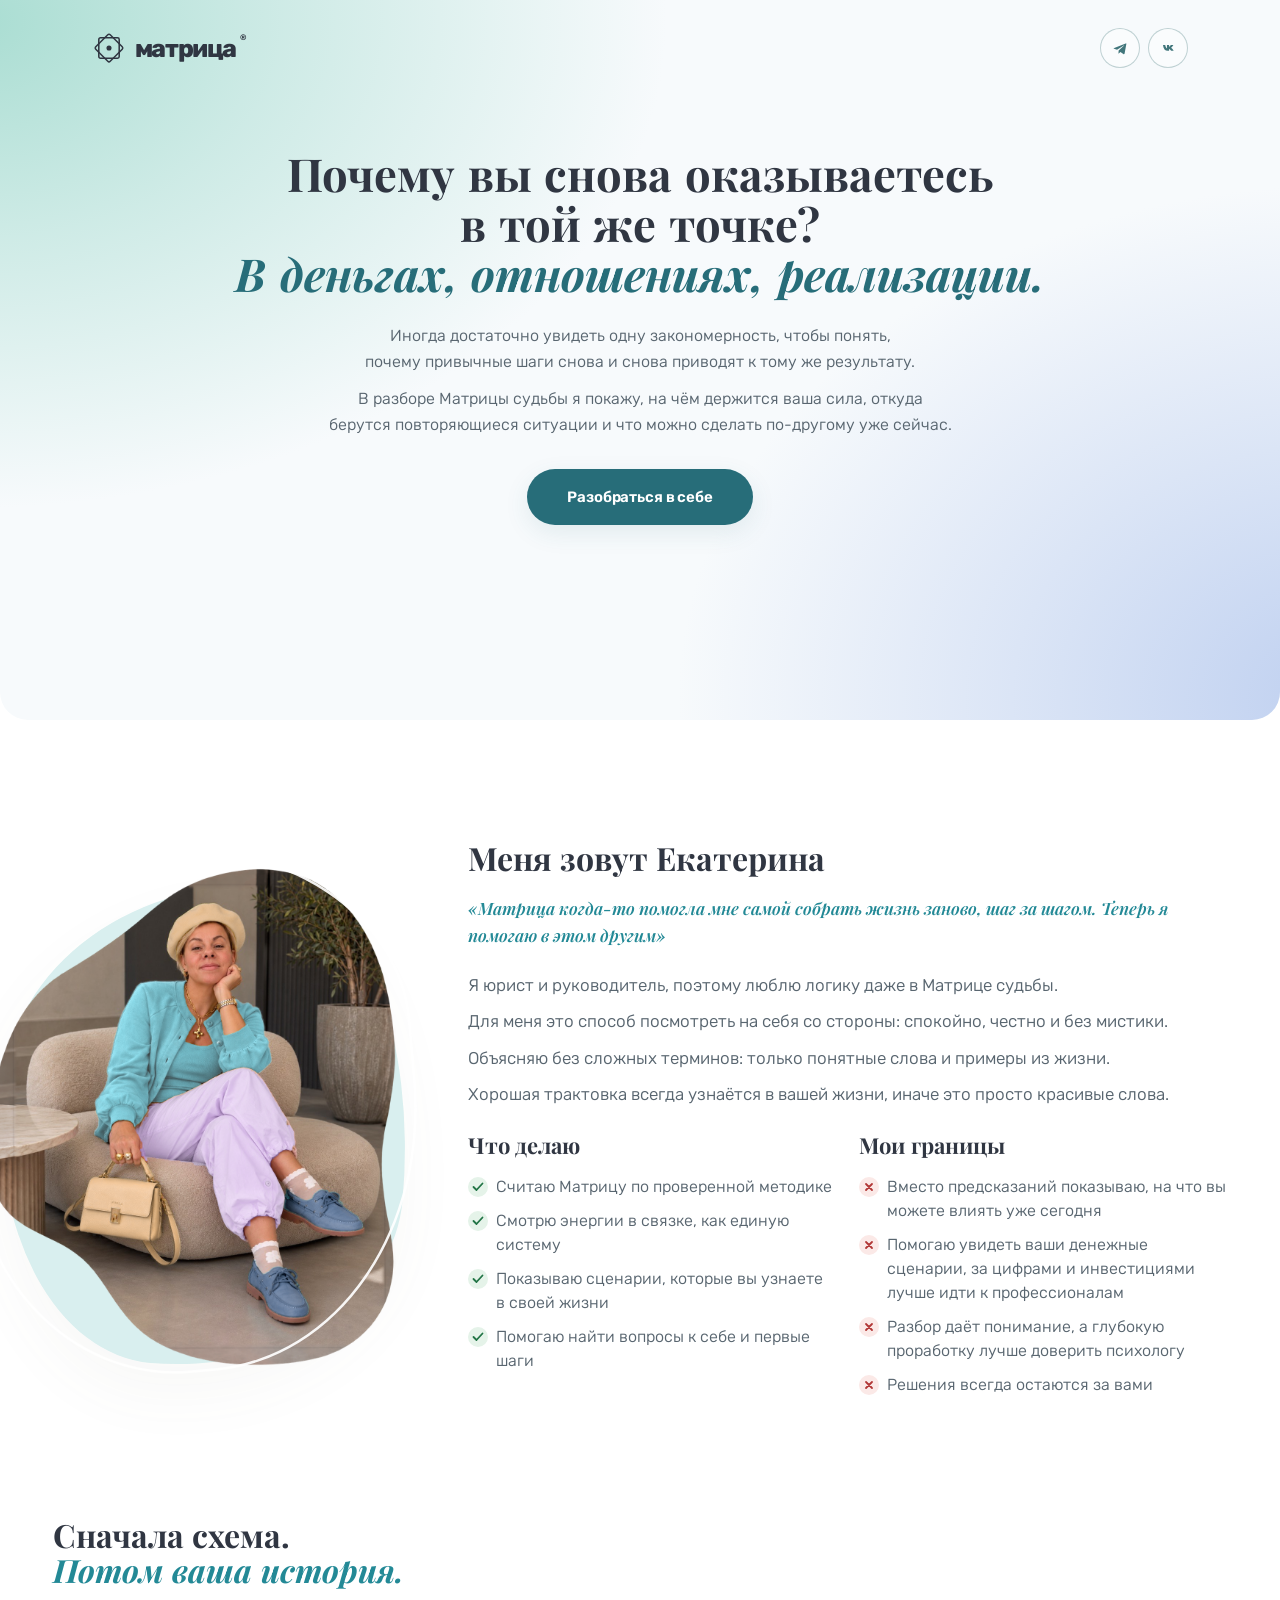
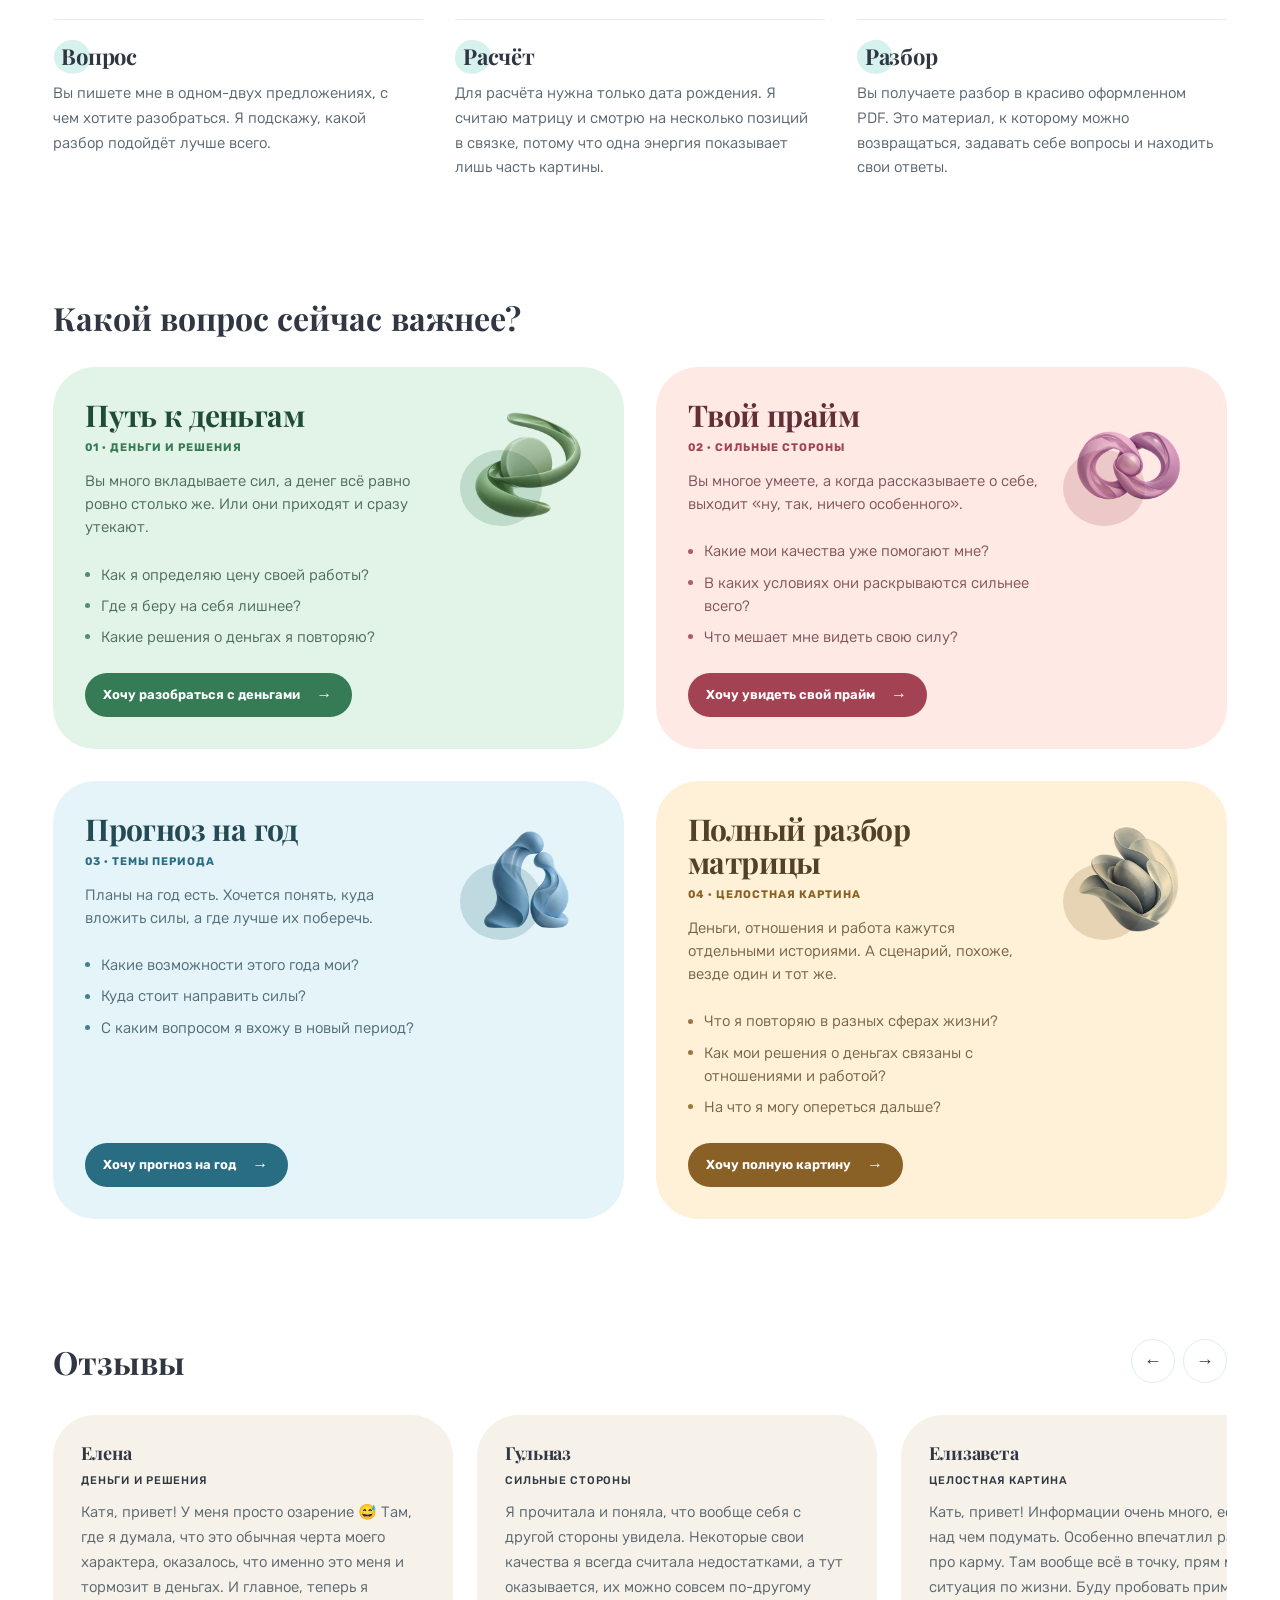
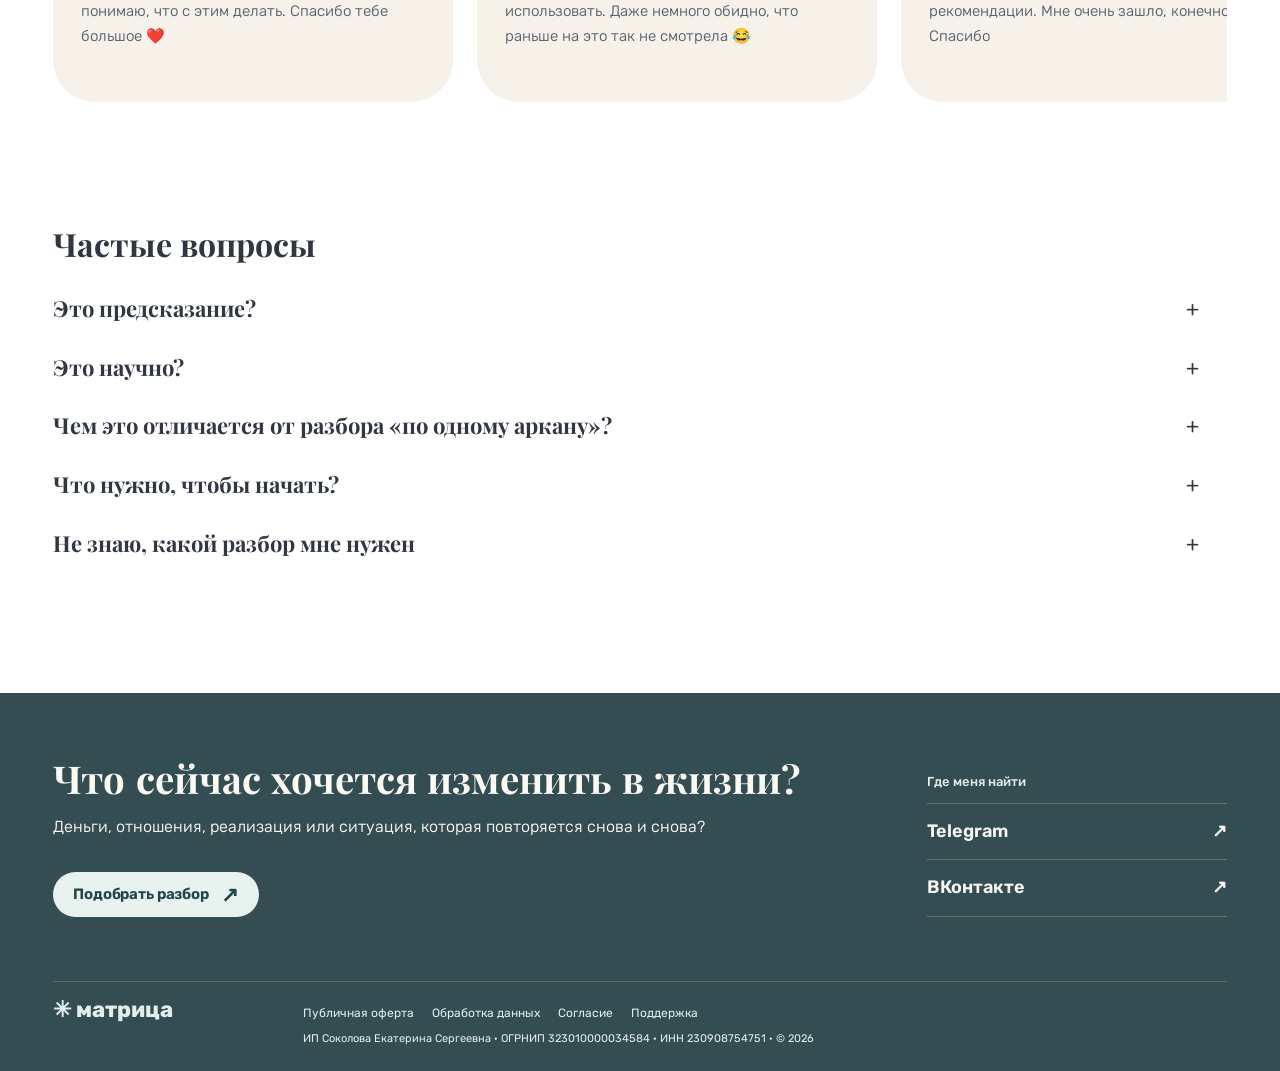
<file: index.html>
<!DOCTYPE html><html lang="ru"><head><meta charSet="utf-8"/><link rel="preconnect" href="/" crossorigin=""/><meta name="viewport" content="width=device-width, initial-scale=1"/><title>Матрица — разборы и самонаблюдение</title><meta name="description" content="Судьбу не предскажу. Помогу понять себя через символы Матрицы и ваш опыт."/><link rel="canonical" href="https://sokolovamatrix.ru"/><meta property="og:title" content="Матрица — разборы и самонаблюдение"/><meta property="og:description" content="Судьбу не предскажу. Помогу понять себя через символы Матрицы и ваш опыт."/><meta property="og:url" content="https://sokolovamatrix.ru"/><meta property="og:image" content="https://sokolovamatrix.ru/assets/images/social-preview-concepts/thumbnail-03-manifesto.png"/><meta property="og:image:width" content="1200"/><meta property="og:image:height" content="630"/><meta property="og:image:alt" content="Матрица — разборы и самонаблюдение"/><meta name="twitter:card" content="summary_large_image"/><meta name="twitter:title" content="Матрица — разборы и самонаблюдение"/><meta name="twitter:description" content="Судьбу не предскажу. Помогу понять себя через символы Матрицы и ваш опыт."/><meta name="twitter:image" content="https://sokolovamatrix.ru/assets/images/social-preview-concepts/thumbnail-03-manifesto.png"/><meta name="next-size-adjust" content=""/><style>@font-face{font-family:PT Sans;font-style:normal;font-display:swap;font-weight:400;src:url(/assets/media/pt-sans-cyrillic-ext-400-normal.1zlr82fl5i7bc.woff2)format("woff2"),url(/assets/media/pt-sans-cyrillic-ext-400-normal.1y4fx-t817rj5.woff)format("woff");unicode-range:U+460-52F,U+1C80-1C8A,U+20B4,U+2DE0-2DFF,U+A640-A69F,U+FE2E-FE2F}@font-face{font-family:PT Sans;font-style:normal;font-display:swap;font-weight:400;src:url(/assets/media/pt-sans-cyrillic-400-normal.1gsdfrk2yk36b.woff2)format("woff2"),url(/assets/media/pt-sans-cyrillic-400-normal.2upb8_drytfqv.woff)format("woff");unicode-range:U+301,U+400-45F,U+490-491,U+4B0-4B1,U+2116}@font-face{font-family:PT Sans;font-style:normal;font-display:swap;font-weight:400;src:url(/assets/media/pt-sans-latin-ext-400-normal.1mazzu38w_8ep.woff2)format("woff2"),url(/assets/media/pt-sans-latin-ext-400-normal.1ta2qg401k-qk.woff)format("woff");unicode-range:U+100-2BA,U+2BD-2C5,U+2C7-2CC,U+2CE-2D7,U+2DD-2FF,U+304,U+308,U+329,U+1D00-1DBF,U+1E00-1E9F,U+1EF2-1EFF,U+2020,U+20A0-20AB,U+20AD-20C0,U+2113,U+2C60-2C7F,U+A720-A7FF}@font-face{font-family:PT Sans;font-style:normal;font-display:swap;font-weight:400;src:url(/assets/media/pt-sans-latin-400-normal.1nai_doyx563a.woff2)format("woff2"),url(/assets/media/pt-sans-latin-400-normal.2oneomc3k9jqz.woff)format("woff");unicode-range:U+??,U+131,U+152-153,U+2BB-2BC,U+2C6,U+2DA,U+2DC,U+304,U+308,U+329,U+2000-206F,U+20AC,U+2122,U+2191,U+2193,U+2212,U+2215,U+FEFF,U+FFFD}
@font-face{font-family:PT Sans;font-style:normal;font-display:swap;font-weight:700;src:url(/assets/media/pt-sans-cyrillic-ext-700-normal.1w_lfgqi8s10c.woff2)format("woff2"),url(/assets/media/pt-sans-cyrillic-ext-700-normal.0ife_4rj9-1cq.woff)format("woff");unicode-range:U+460-52F,U+1C80-1C8A,U+20B4,U+2DE0-2DFF,U+A640-A69F,U+FE2E-FE2F}@font-face{font-family:PT Sans;font-style:normal;font-display:swap;font-weight:700;src:url(/assets/media/pt-sans-cyrillic-700-normal.2dzmplkjtrg20.woff2)format("woff2"),url(/assets/media/pt-sans-cyrillic-700-normal.1u52_d4bb2em8.woff)format("woff");unicode-range:U+301,U+400-45F,U+490-491,U+4B0-4B1,U+2116}@font-face{font-family:PT Sans;font-style:normal;font-display:swap;font-weight:700;src:url(/assets/media/pt-sans-latin-ext-700-normal.1ff9lor3s3rr9.woff2)format("woff2"),url(/assets/media/pt-sans-latin-ext-700-normal.0g2yvf3rdor_0.woff)format("woff");unicode-range:U+100-2BA,U+2BD-2C5,U+2C7-2CC,U+2CE-2D7,U+2DD-2FF,U+304,U+308,U+329,U+1D00-1DBF,U+1E00-1E9F,U+1EF2-1EFF,U+2020,U+20A0-20AB,U+20AD-20C0,U+2113,U+2C60-2C7F,U+A720-A7FF}@font-face{font-family:PT Sans;font-style:normal;font-display:swap;font-weight:700;src:url(/assets/media/pt-sans-latin-700-normal.1_if48btusm0r.woff2)format("woff2"),url(/assets/media/pt-sans-latin-700-normal.3uvu7xvi771ny.woff)format("woff");unicode-range:U+??,U+131,U+152-153,U+2BB-2BC,U+2C6,U+2DA,U+2DC,U+304,U+308,U+329,U+2000-206F,U+20AC,U+2122,U+2191,U+2193,U+2212,U+2215,U+FEFF,U+FFFD}
@font-face{font-family:PT Serif;font-style:normal;font-display:swap;font-weight:400;src:url(/assets/media/pt-serif-cyrillic-ext-400-normal.2e27cakzd5o3f.woff2)format("woff2"),url(/assets/media/pt-serif-cyrillic-ext-400-normal.38w4bd-g0_4l8.woff)format("woff");unicode-range:U+460-52F,U+1C80-1C8A,U+20B4,U+2DE0-2DFF,U+A640-A69F,U+FE2E-FE2F}@font-face{font-family:PT Serif;font-style:normal;font-display:swap;font-weight:400;src:url(/assets/media/pt-serif-cyrillic-400-normal.396vxl0ow71he.woff2)format("woff2"),url(/assets/media/pt-serif-cyrillic-400-normal.0li_hfvbq_fca.woff)format("woff");unicode-range:U+301,U+400-45F,U+490-491,U+4B0-4B1,U+2116}@font-face{font-family:PT Serif;font-style:normal;font-display:swap;font-weight:400;src:url(/assets/media/pt-serif-latin-ext-400-normal.04-4-wl0kdlvh.woff2)format("woff2"),url(/assets/media/pt-serif-latin-ext-400-normal.02pqfbvakbzou.woff)format("woff");unicode-range:U+100-2BA,U+2BD-2C5,U+2C7-2CC,U+2CE-2D7,U+2DD-2FF,U+304,U+308,U+329,U+1D00-1DBF,U+1E00-1E9F,U+1EF2-1EFF,U+2020,U+20A0-20AB,U+20AD-20C0,U+2113,U+2C60-2C7F,U+A720-A7FF}@font-face{font-family:PT Serif;font-style:normal;font-display:swap;font-weight:400;src:url(/assets/media/pt-serif-latin-400-normal.3nh0_xsfoo-vn.woff2)format("woff2"),url(/assets/media/pt-serif-latin-400-normal.3m9nxqzaietxy.woff)format("woff");unicode-range:U+??,U+131,U+152-153,U+2BB-2BC,U+2C6,U+2DA,U+2DC,U+304,U+308,U+329,U+2000-206F,U+20AC,U+2122,U+2191,U+2193,U+2212,U+2215,U+FEFF,U+FFFD}
:root{--bg:#f6f4ec;--paper:#fffefa;--olive:#4d5e3e;--ink:#292d27;--muted:#71776d;--line:#e4e6db;--line-strong:#cbd0c0;--focus:#a47d3f}
*{box-sizing:border-box}html{scroll-behavior:smooth}body{background:var(--bg);color:var(--ink);margin:0;font-family:PT Sans,Arial,sans-serif;font-size:16px}button,input{font:inherit}button{cursor:pointer}button:disabled{cursor:not-allowed;opacity:.55}a{color:inherit}:focus-visible{outline:3px solid var(--focus);outline-offset:3px}.shell{flex-direction:column;max-width:1440px;min-height:100vh;margin:auto;padding:0 58px;display:flex}.site-header{border-bottom:1px solid var(--line);justify-content:space-between;align-items:center;height:96px;display:flex}.brand{letter-spacing:-.05em;align-items:center;gap:12px;font-size:19px;font-weight:700;display:flex}.brand-mark{color:var(--olive);font-size:31px;font-weight:400}.header-note,.eyebrow,.aside-kicker,.section-number,.card-footer,.footer{letter-spacing:.18em;font-size:10px;font-weight:700}.header-note,.aside-kicker,.section-number,.card-footer,.footer{color:var(--muted)}.layout{flex:1;grid-template-columns:minmax(0,1fr) minmax(500px,580px);align-items:center;gap:52px;padding:50px 0 70px;display:grid}.aside{min-height:680px;padding:46px 0;position:relative}.aside h2{letter-spacing:-.045em;margin:28px 0;font:500 clamp(42px,4.3vw,68px)/1.14 PT Serif,Georgia,serif}.aside h2 em,.stage h1 em,.policy h1 em{color:var(--olive);font-weight:500}.aside p{color:var(--muted);font-size:15px;position:absolute;bottom:25px;left:0}.orbit{opacity:.83;place-items:center;width:350px;height:350px;margin:45px auto 0;display:grid}.orbit-ring{border:1px solid var(--line-strong);border-radius:50%;width:255px;height:255px;position:relative;transform:rotate(22.5deg)}.orbit-ring:before,.orbit-ring:after{content:"";border:1px solid var(--line-strong);position:absolute;inset:0;transform:rotate(45deg)}.orbit-ring:after{transform:rotate(90deg)}.orbit-ring i{background:var(--olive);z-index:1;border-radius:50%;width:8px;height:8px;position:absolute}.orbit-ring i:first-child{top:-4px;left:50%}.orbit-ring i:nth-child(2){top:13%;right:13%}.orbit-ring i:nth-child(3){top:50%;right:-4px}.orbit-ring i:nth-child(4){bottom:13%;right:13%}.orbit-ring i:nth-child(5){bottom:-4px;left:50%}.orbit-ring i:nth-child(6){bottom:13%;left:13%}.orbit-ring i:nth-child(7){top:50%;left:-4px}.orbit-ring i:nth-child(8){top:13%;left:13%}.orbit-ring b{color:var(--olive);font:400 44px Georgia;position:absolute;top:50%;left:50%;transform:translate(-50%,-50%)rotate(-22.5deg)}.flow-card{background:var(--paper);border:1px solid var(--line);border-radius:24px;flex-direction:column;min-height:680px;padding:32px 48px 22px;display:flex;box-shadow:0 18px 60px #292d200f}.card-top{justify-content:space-between;align-items:center;gap:20px;min-height:25px;display:flex}.eyebrow{color:var(--olive)}.top-dot{padding:0 8px}.step-label{color:var(--muted);white-space:nowrap;font-size:12px}.progress-track{background:var(--line);height:2px;margin:18px 0 -18px}.progress-track>div{background:var(--olive);height:100%;transition:width .3s}.stage{flex-direction:column;flex:1;align-items:flex-start;padding-top:76px;animation:.36s both rise;display:flex}.section-number{margin-bottom:22px}.stage h1{letter-spacing:-.045em;margin:0 0 23px;font:500 clamp(39px,4vw,55px)/1.17 PT Serif,Georgia,serif}.stage h1.question-title{max-width:450px;font-size:clamp(36px,3.3vw,48px)}.lead{color:var(--muted);max-width:410px;margin:0 0 32px;line-height:1.58}.field-label,.date-grid label{margin:0 0 10px;font-size:13px;font-weight:700;display:block}.stage>input,.date-grid input{border:1px solid var(--line-strong);width:100%;height:60px;color:var(--ink);background:#fff;border-radius:11px;outline:none;padding:0 17px;font-size:17px}.stage>input:focus,.date-grid input:focus{border-color:var(--olive);box-shadow:0 0 0 3px #4b5b3b1f}.stage>input::placeholder,.date-grid input::placeholder{color:#a5a89c}.primary{background:var(--olive);color:#fff;border:0;border-radius:12px;justify-content:space-between;align-items:center;width:100%;min-height:60px;margin-top:20px;padding:0 22px;font-weight:700;transition:background .2s,transform .2s;display:flex}.primary:hover:not(:disabled){background:#37452e;transform:translateY(-1px)}.primary span{font-size:24px;font-weight:400}.hint{color:var(--muted);margin:18px 0;font-size:12px}.back{min-height:48px;color:var(--olive);background:0 0;border:0;padding:14px 0;font-weight:700}.date-grid{grid-template-columns:1fr 1fr 1.4fr;gap:12px;width:100%;display:grid}.date-grid input{padding:0 14px}.date-display{color:var(--olive);letter-spacing:-.04em;padding:16px 0 25px;font:500 clamp(42px,5vw,60px) PT Serif,Georgia,serif}.options{gap:10px;width:100%;margin-bottom:6px;display:grid}.option{text-align:left;border:1px solid var(--line);background:#fff;border-radius:12px;align-items:center;gap:18px;width:100%;min-height:65px;padding:13px 18px;transition:border-color .2s,background .2s,transform .2s;display:flex}.option:hover:not(:disabled){border-color:var(--olive);transform:translateY(-1px)}.option.selected{border-color:var(--olive);background:#f2f4eb}.option-index{color:var(--olive);font-size:11px;font-weight:700}.radio-dot{border:1px solid var(--line-strong);border-radius:50%;flex:0 0 18px;width:18px;height:18px;margin-left:auto}.selected .radio-dot{border:5px solid var(--olive)}.summary-list{width:100%}.summary-item{border-top:1px solid var(--line);justify-content:space-between;gap:16px;padding:16px 0;display:flex}.summary-item div{gap:5px;display:grid}.summary-item span{color:var(--muted);font-size:12px}.summary-item strong{font-size:15px}.summary-item button{color:var(--olive);background:0 0;border:none;align-self:center;min-height:36px;font-size:12px;font-weight:700}.loading-stage{text-align:center;justify-content:center;align-items:center;padding-top:30px}.loading-stage .lead{margin:0 0 10px}.loading-symbol{color:var(--olive);margin-bottom:45px;font-size:110px;line-height:1;animation:5s linear infinite spin}.consent{color:var(--muted);cursor:pointer;gap:12px;margin-top:20px;font-size:13px;line-height:1.5;display:flex}.consent input{width:20px;height:20px;accent-color:var(--olive);flex:0 0 20px;margin:0}.consent a{color:var(--olive);font-weight:700}.success-symbol{width:70px;height:70px;color:var(--olive);background:#e8eddf;border-radius:50%;place-items:center;margin-bottom:28px;font-size:32px;display:grid}.help-box{background:#f3f4ed;border-radius:14px;width:100%;margin-top:10px;padding:22px}.help-box strong{font:500 23px PT Serif,Georgia,serif}.help-box p{color:var(--muted);margin:6px 0 15px}.help-box a{color:var(--olive);font-size:14px;font-weight:700;text-decoration:none}.error{color:#8b3027;background:#fff0ec;border-radius:10px;width:100%;padding:13px 15px;font-size:13px;line-height:1.4}.card-footer{border-top:1px solid var(--line);justify-content:space-between;margin-top:28px;padding-top:21px;display:flex}.card-footer span:last-child{color:var(--olive);font-size:17px}.footer{border-top:1px solid var(--line);letter-spacing:.04em;justify-content:space-between;align-items:center;min-height:70px;display:flex}.footer a{text-decoration:none}.policy{max-width:760px;margin:0 auto;padding:80px 24px}.policy .eyebrow{margin-top:85px;display:block}.policy h1{font:500 48px PT Serif,Georgia,serif}.paper{background:#fff;border-radius:16px;padding:30px;line-height:1.7}.text-link{color:var(--olive);font-weight:700;text-decoration:none}.flow-product{align-items:center;display:flex}.product-badge{color:#5b3cc4;letter-spacing:.04em;background:#eee8ff;border-radius:999px;align-items:center;min-height:32px;padding:7px 12px;font-size:11px;font-weight:700;line-height:1;display:inline-flex}.flow-status{align-items:center;gap:24px;display:flex}.flow-date{text-align:right;gap:2px;display:grid}.flow-date small{color:var(--muted);font-size:9px}.flow-date strong{font-variant-numeric:tabular-nums;font-size:14px}.context-input{resize:vertical;border:1px solid var(--line-strong);width:100%;min-height:150px;color:var(--ink);font:inherit;background:#fff;border-radius:14px;outline:none;padding:17px;line-height:1.55}.context-input:focus{border-color:var(--olive);box-shadow:0 0 0 3px #4b5b3b1f}.context-input::placeholder{color:#9a98a2}.optional-label{color:var(--muted);margin-left:7px;font-weight:400}.character-count{color:var(--muted);align-self:flex-end;margin-top:8px;font-size:10px}.identity-fieldset{border:0;width:100%;margin:24px 0 0;padding:0}.identity-fieldset legend{margin-bottom:10px;font-size:13px;font-weight:700}.identity-options{grid-template-columns:1fr 1fr;gap:10px;display:grid}.identity-option{border:1px solid var(--line-strong);text-align:left;cursor:pointer;background:#fff;border-radius:12px;justify-content:space-between;align-items:center;min-height:58px;padding:0 16px;display:flex;position:relative}.identity-option input{opacity:0;pointer-events:none;position:absolute}.identity-option i{border:1px solid var(--line-strong);border-radius:50%;flex:0 0 18px;width:18px;height:18px}.identity-option.selected{border-color:var(--olive);background:#f2f4eb}.identity-option.selected i{border:5px solid var(--olive)}.identity-option:has(input:focus-visible){outline:3px solid var(--focus);outline-offset:3px}.field-error{color:#a23f38;width:100%;margin:8px 0 0;font-size:12px;line-height:1.4}.stage>input[aria-invalid=true]{background:snow;border-color:#c97972;box-shadow:0 0 0 4px #c9797217}.form-actions{grid-template-columns:1fr;gap:12px;width:100%;margin-top:20px;display:grid}.form-actions.dual{grid-template-columns:minmax(148px,1fr) minmax(0,3fr)}.form-actions .primary{margin-top:0}.form-actions .back{border:1px solid var(--line-strong);background:#faf9fc;border-radius:12px;min-height:60px;padding:0 22px;transition:border-color .2s,background .2s,transform .2s}.form-actions .back:hover{border-color:var(--olive);background:#f2f4eb;transform:translateY(-1px)}@keyframes rise{0%{opacity:0;transform:translateY(10px)}to{opacity:1;transform:translateY(0)}}@keyframes spin{to{transform:rotate(360deg)}}@media (max-width:1100px){.shell{padding:0 24px}.layout{grid-template-columns:1fr;gap:0;max-width:650px;margin:0 auto;padding-top:25px}.aside{min-height:0;padding:10px 0 27px}.aside h2{margin:10px 0;font-size:36px}.aside h2 br:nth-of-type(2),.aside p,.orbit{display:none}.flow-card{min-height:640px}.header-note{display:none}}@media (max-width:520px){.shell{padding:0 16px}.site-header{height:66px}.brand{font-size:17px}.layout{padding:14px 0 32px}.aside{padding:8px 4px 18px}.aside-kicker{font-size:9px}.aside h2{margin:7px 0;font-size:29px;line-height:1.2}.aside h2 br{display:none}.flow-card{border-radius:19px;min-height:610px;padding:23px 22px 18px}.card-top .eyebrow{letter-spacing:.09em;font-size:9px}.stage{padding-top:56px}.stage h1{font-size:42px}.stage h1.question-title{font-size:36px}.lead{margin-bottom:25px;font-size:15px}.date-grid{gap:8px}.date-grid input{padding:0 10px;font-size:16px}.option{min-height:62px}.footer{font-size:10px}.card-footer{font-size:8px}}@media (prefers-reduced-motion:reduce){*,:before,:after{scroll-behavior:auto!important;transition-duration:.01ms!important;animation-duration:.01ms!important}}.submit-progress{background:var(--line);border-radius:999px;width:min(100%,420px);height:8px;margin:22px auto 16px;overflow:hidden}.submit-progress i{border-radius:inherit;background:var(--olive);width:42%;height:100%;animation:1.25s ease-in-out infinite submit-progress;display:block}@keyframes submit-progress{0%{transform:translate(-125%)}to{transform:translate(340%)}}
.money-modal-trigger{cursor:pointer;text-align:left;border:0;font-family:inherit}.money-modal{--money-ink:#29352c;--money-muted:#59625b;--money-accent:#467248;--money-tint:#eef3e8;--money-highlight:#dce8cf;width:min(840px,100vw - 32px);max-height:calc(100dvh - 128px);color:var(--money-ink);background:#fdfdfb;border:0;border-radius:28px;margin:auto;padding:0;overflow:hidden;box-shadow:0 28px 100px #19261c47}.money-modal-money{background:color-mix(in srgb,var(--money-tint) 10%,#fdfdfb)}.money-modal-prime{--money-ink:#4b2d3c;--money-muted:#6c5962;--money-accent:#a84270;--money-tint:#f7e9f0;--money-highlight:#efd4e1}.money-modal-year{--money-ink:#273d66;--money-muted:#5a6578;--money-accent:#44729c;--money-tint:#eaf1f7;--money-highlight:#d5e5f2}.money-modal-full{--money-ink:#4d4028;--money-muted:#72664f;--money-accent:#98732c;--money-tint:#f7efd9;--money-highlight:#ead9a9}.money-modal::backdrop{-webkit-backdrop-filter:blur(3px);backdrop-filter:blur(3px);background:#191d1a8a}.money-modal:focus{outline:none}.money-modal-shell{overscroll-behavior:contain;scrollbar-width:none;-ms-overflow-style:none;max-height:calc(100dvh - 128px);position:relative;overflow:auto}.money-modal-shell::-webkit-scrollbar{width:0;height:0;display:none}.money-modal-content{padding:clamp(30px,4vw,48px)}.money-modal-close{z-index:3;float:right;border:1px solid color-mix(in srgb,var(--money-ink) 18%,transparent);width:44px;height:44px;color:var(--money-ink);cursor:pointer;-webkit-backdrop-filter:blur(8px);backdrop-filter:blur(8px);background:#fbfcf9e0;border-radius:50%;margin:18px 18px -62px 0;font:400 28px/1 Arial,sans-serif;transition:background-color .2s,transform .2s;position:sticky;top:18px}.money-modal-close:hover{background:var(--money-tint);transform:rotate(4deg)}.money-modal-close:focus-visible,.money-modal :is(a,button):focus-visible{outline:2px solid var(--money-accent);outline-offset:3px}.money-modal-header{gap:12px;display:grid}.money-modal-kicker{color:var(--money-accent);letter-spacing:.08em;text-transform:uppercase;padding-right:48px;font-size:11px;font-weight:700;line-height:1.4}.cloud-site .money-modal-header h2,.cloud-site .money-modal-section h3,.money-modal-price strong{color:var(--money-ink);font-family:var(--display-font);font-weight:var(--section-weight);letter-spacing:var(--display-tracking)}.cloud-site .money-modal .money-modal-header h2{color:var(--offer-ink,var(--money-ink));text-wrap:balance;margin:0;padding-right:16px;font-size:50px;line-height:1.08}.money-modal-header p,.money-modal-section li{color:var(--money-muted);font-size:15px;font-weight:400;line-height:1.6}.money-modal mark{color:inherit;background:color-mix(in srgb, var(--money-highlight) 72%, white);-webkit-box-decoration-break:clone;box-decoration-break:clone;border-radius:0;margin:0 -.02em;padding:.04em .14em .08em}.money-modal-section{gap:14px;margin-top:24px;display:grid}.cloud-site .money-modal-section h3{margin:0;font-size:22px;line-height:1.25}.cloud-site[data-site-variant=b][data-surface=zebra] .offer-card .money-modal .money-modal-section h3{min-height:0;color:var(--offer-ink,var(--money-ink));margin:0;padding-right:0;font-size:22px;line-height:1.25;display:block}.money-modal-list,.money-modal-benefits,.money-modal-steps{gap:8px;margin:0;padding:0;list-style:none;display:grid}.money-modal-list li,.money-modal-benefits li{padding-left:22px;position:relative}.money-modal-list li:before,.money-modal-benefits li:before{color:var(--money-ink);position:absolute;left:0}.money-modal-list li:before{content:"";background:var(--money-ink);border-radius:50%;width:4px;height:4px;top:.68em;left:4px}.money-modal-benefits li:before{content:"✓"}.money-modal-benefits mark{color:var(--money-ink);font-weight:inherit}.money-modal-steps li{grid-template-columns:24px 1fr;gap:10px;display:grid}.money-modal-steps li>span{background:var(--money-tint);width:24px;height:24px;color:var(--money-ink);border-radius:50%;place-items:center;font-size:12px;font-weight:600;display:grid}.cloud-site .money-modal-steps a{color:#303642;text-underline-offset:3px;font-weight:600;text-decoration:underline}.money-modal-support,.money-modal-note{color:var(--money-muted);font-size:13px;line-height:1.55}.cloud-site .money-modal-support a{color:var(--money-accent);text-underline-offset:3px;text-decoration:underline}.money-modal-summary{background:var(--money-tint);border-radius:20px;gap:20px;margin-top:28px;padding:24px;display:grid}.money-modal-price{gap:4px;display:grid}.money-modal-price span{color:var(--money-ink);font-size:14px;line-height:1.5}.money-modal-price strong{letter-spacing:0;white-space:nowrap;font-size:38px;line-height:1.18}.money-modal-note{max-width:68ch;margin:0}.money-modal-cta{background:var(--money-accent);color:#fff;text-align:center;border-radius:999px;justify-content:center;justify-self:start;align-items:center;min-height:48px;margin-top:0;padding:8px 24px;font-size:15px;font-weight:600;display:inline-flex}.money-modal-cta:hover{background:color-mix(in srgb, var(--money-accent) 85%, black)}.money-modal-support{text-align:center;margin:0;padding-top:28px}body:has(.money-modal[open]){overflow:hidden}@media (max-width:640px){.money-modal{border-radius:22px;width:calc(100vw - 16px);max-height:calc(100dvh - 16px)}.money-modal-shell{max-height:calc(100dvh - 16px)}.money-modal-content{padding:28px 22px}.money-modal-close{margin:12px 12px -56px 0;top:12px}.cloud-site .money-modal .money-modal-header h2{padding-right:28px;font-size:34px}.money-modal-section{gap:12px;margin-top:20px}.cloud-site[data-site-variant=b][data-surface=zebra] .offer-card .money-modal .money-modal-section h3{font-size:20px}.money-modal-summary{padding:20px}.money-modal-price strong{font-size:32px}.money-modal-cta{width:100%}}@media (prefers-reduced-motion:reduce){.money-modal-close{transition:none}}
.offer-grid{grid-template-columns:repeat(2,minmax(0,1fr));align-items:stretch;gap:32px;display:grid}.offer-card{--offer-bg:#e6f0d5;--offer-ink:#293b2d;--offer-muted:#506354;--offer-accent:#467248;--offer-button-ink:#fff;isolation:isolate;background:var(--offer-bg);min-width:0;min-height:465px;color:var(--offer-ink);border-radius:36px;flex-direction:column;padding:clamp(32px,2.5vw,44px);display:flex;position:relative;overflow:hidden;box-shadow:inset 0 0 0 1px #261e2b0d}.offer-card-prime{--offer-bg:#f2dce8;--offer-ink:#302631;--offer-muted:#665765;--offer-accent:#a93978}.offer-card-year{--offer-bg:#dfe7fb;--offer-ink:#253456;--offer-muted:#4c5b78;--offer-accent:#3658c8}.offer-card-full{--offer-bg:#f5e3ce;--offer-ink:#423426;--offer-muted:#6b5a49;--offer-accent:#a95732}.offer-full-yellow .offer-card-full{--offer-bg:#f6e8ae;--offer-ink:#41391f;--offer-muted:#6c623d;--offer-accent:#a87814}.offer-card-main{flex:1;grid-template-columns:minmax(0,1fr) 150px;align-items:start;gap:24px;display:grid}.offer-card-copy{z-index:1;align-self:start;position:relative}.offer-kicker,.offer-focus>span{letter-spacing:.09em;text-transform:uppercase;color:var(--offer-accent);font-size:11px;font-weight:700;line-height:1.4;display:block}.cloud-site .offer-card h3{letter-spacing:-.04em;color:var(--offer-ink);margin:0 0 14px;font-size:clamp(30px,2.25vw,38px);font-weight:650;line-height:1.08}.offer-lead{max-width:40ch;color:var(--offer-muted);margin:0;font-size:14px;line-height:1.55}.offer-lead strong{color:var(--offer-accent);font-size:11px;line-height:inherit;letter-spacing:.07em;text-transform:uppercase;font-weight:750}.offer-layout-subtitle .offer-card-copy>.offer-kicker{margin:-2px 0 14px}.offer-focus{margin-top:26px}.offer-focus ul{gap:9px;margin:12px 0 0;padding:0;list-style:none;display:grid}.offer-focus li{color:var(--offer-muted);padding-left:16px;font-size:14px;line-height:1.55;position:relative}.offer-focus li:before{content:"";background:var(--offer-accent);opacity:.65;border-radius:50%;width:5px;height:5px;position:absolute;top:.55em;left:0}.offer-art{aspect-ratio:1;place-self:start end;place-items:center;width:150px;margin-top:-6px;display:grid;position:relative}.offer-art:before{content:"";background:color-mix(in srgb,var(--offer-accent),transparent 82%);border-radius:50%;position:absolute;inset:9%}.offer-art img{object-fit:contain;mix-blend-mode:multiply;width:100%;height:100%;position:relative}.offer-card-money .offer-art img{filter:hue-rotate(190deg)saturate(.78)}.offer-card-prime .offer-art img{filter:hue-rotate(285deg)saturate(.72)}.offer-card-year .offer-art img{filter:hue-rotate(190deg)saturate(.85)}.offer-card-full .offer-art img{filter:sepia(.4)saturate(.9)}.offer-card-footer{flex-direction:column;justify-content:flex-start;align-items:flex-start;gap:13px;margin-top:26px;padding-top:0;display:flex}.offer-inquiry{align-items:center;min-width:0;display:flex}.offer-copy-notice{z-index:50;color:#fff;white-space:nowrap;background:#26212b;border-radius:999px;max-width:calc(100vw - 32px);padding:12px 18px;font-size:12px;font-weight:600;line-height:1.35;animation:.2s ease-out offer-notice-in;position:fixed;bottom:24px;left:50%;transform:translate(-50%);box-shadow:0 12px 36px #1b161f38}.offer-action{background:var(--offer-accent);min-height:48px;color:var(--offer-button-ink);white-space:nowrap;border-radius:999px;grid-template-columns:auto 20px;align-items:center;gap:18px;padding:13px 20px;font-size:13px;font-weight:650;line-height:1.15;text-decoration:none;transition:transform .2s,background-color .2s;display:inline-grid}.offer-action:hover{background:color-mix(in srgb,var(--offer-accent),#000 10%);transform:translateY(-2px)}.offer-action:focus-visible{outline:2px solid var(--offer-ink);outline-offset:4px}.offer-action span{place-items:center;font-size:20px;line-height:1;display:grid}@media (max-width:1180px){.offer-card-main{grid-template-columns:minmax(0,1fr) 128px;gap:18px}.offer-art{width:128px;margin-top:-4px}.offer-focus li{font-size:13px}}@media (max-width:760px){.offer-grid{grid-template-columns:1fr;gap:20px}.offer-card{border-radius:30px;min-height:0;padding:28px}.offer-card-main{grid-template-columns:minmax(0,1fr) 120px;gap:16px}.cloud-site .offer-card h3{font-size:32px}.offer-lead,.offer-focus li{font-size:14px}.offer-focus,.offer-card-footer{margin-top:22px}.offer-art{width:120px;margin-top:-4px}}@media (max-width:520px){.offer-card-main{grid-template-columns:1fr}.offer-art{justify-self:end;width:128px;height:128px;margin-top:-18px}.offer-card-footer{margin-top:10px}.offer-action{white-space:normal}.offer-copy-notice{white-space:normal;text-align:center}}@media (prefers-reduced-motion:reduce){.offer-action{transition:none}}@keyframes offer-notice-in{0%{opacity:0;transform:translate(-50%,8px)}to{opacity:1;transform:translate(-50%)}}
.footer-reveal{--footer-violet:#6426d8;--footer-light:#f4e4df;--footer-ink:#963e63;--footer-progress:0;width:100%;scroll-margin-top:0;position:relative}.ending-scene .footer-reveal{width:calc(100% + 32px);margin-left:-16px}.footer-reveal-card{background:var(--footer-light);width:100%;display:grid;position:relative;overflow:clip}.footer-reveal .author-footer{background:var(--footer-light);width:100%;min-height:390px;color:var(--footer-ink);border-radius:0;grid-area:1/1;padding:44px max(48px,50vw - 736px) 28px}.footer-reveal .author-footer-dark{background:var(--footer-violet);color:#fff9ee;clip-path:inset(calc((1 - var(--footer-progress))*100%) 0 0 0);pointer-events:none;transition:clip-path 1.4s cubic-bezier(.22,1,.36,1)}.footer-reveal .author-footer-words{pointer-events:auto;width:80%;padding-top:36px}.footer-reveal .author-footer-words h2{color:inherit}.footer-reveal .author-footer .author-footer-words h2>span{height:auto;color:inherit;white-space:normal;padding:0}.footer-reveal .author-footer-words h2>span+span{padding-top:3px}.footer-reveal .author-footer-action{gap:32px;margin-top:24px}.footer-reveal .author-footer-action>p{color:inherit;opacity:.8;max-width:280px;font-size:12px}.footer-reveal .author-footer-light .author-contact-button{background:var(--footer-ink);color:#fff9ee}.footer-reveal .author-footer-dark .author-contact-button{color:#8c365d;background:#fff4df}.footer-reveal .author-contact-button:hover{filter:brightness(1.05)}.footer-reveal .author-footer .author-portrait{opacity:.95;width:148px;top:100px;right:max(48px,50vw - 736px)}.footer-reveal .author-footer-light .author-portrait-wash{background:#e2c46d;animation:none}.footer-reveal .author-footer-dark .author-portrait-wash{background:#9271ef;animation:none}.footer-reveal .author-footer .author-portrait-loop{border-color:#d7c8ff80;inset:-4%}.footer-reveal .author-footer .flower-large{color:#eee7ff;width:30px;bottom:7%;left:-3%}.footer-reveal .author-footer .flower-small{display:none}.footer-reveal .author-footer-bottom{color:inherit;border-color:currentColor;border-top-style:solid;border-top-width:1px;margin-top:36px;padding-top:22px}.footer-reveal .author-footer-bottom>span{opacity:.7}.footer-reveal .author-footer-logo{font-size:23px}@media (min-width:1101px){.ending-scene .footer-reveal{flex:1;width:calc(100% + 128px);margin-left:-64px;display:grid}.ending-scene .footer-reveal:before{content:"";background:#fff;height:64px;position:absolute;top:-64px;left:0;right:0}.ending-scene .footer-reveal-card{height:100%}.ending-scene .footer-reveal .author-footer{flex-direction:column;min-height:100%;padding-bottom:60px;display:flex}.ending-scene .footer-reveal .author-footer-bottom{margin-top:auto}}@media (max-width:1100px){.footer-reveal .author-footer{min-height:470px;padding:32px}.footer-reveal .author-footer-words{width:82%}.footer-reveal .author-footer .author-portrait{width:120px;top:125px;right:5%}.footer-reveal .author-footer-action>p{font-size:11px}}@media (max-width:760px){.footer-reveal .author-footer{min-height:530px;padding:28px 24px 24px;display:block}.footer-reveal .author-footer-words{width:100%;padding-top:135px}.footer-reveal .author-footer .author-portrait{width:100px;margin:0;position:absolute;top:64px;right:28px}.footer-reveal .author-footer-action{flex-direction:column;align-items:flex-start;gap:20px;margin-top:24px}.footer-reveal .author-footer-action>p{font-size:12px}.footer-reveal .author-footer-bottom{gap:20px;margin-top:35px}.footer-reveal .author-footer-logo{font-size:21px}.footer-reveal .author-footer-bottom nav{gap:16px;font-size:9px}}
.author-theme{--author-dark:#584568;--author-soft:#f0e6f4;--author-cream:#f7f1e6;--author-leaf:#788365;--author-yellow:#e6c56f;--author-flower:#c6b1d7;--author-flower-core:#f2dab5;--author-text:#332c3e;--author-secondary:#7f718e;--author-footer:#665274;--author-footer-on:#fffaf6}.author-theme.mood-sage{--author-dark:#4d5838;--author-soft:#eceddd;--author-cream:#f6efdf;--author-leaf:#6a784e;--author-yellow:#e9c76f;--author-flower:#d7b760;--author-flower-core:#f8efda;--author-text:#343b29;--author-secondary:#82896a;--author-footer:#56633f;--author-footer-on:#fff9ea;--olive:#596746;--focus:#798553}.author-theme .cloud-button{background:var(--author-dark)}.author-theme .cloud-button:hover:not(:disabled){background:var(--author-leaf)}.author-theme .cloud-hero{background:var(--author-soft)}.author-theme .cloud-hero:before{background:radial-gradient(at 74% 67%,#e3d1e4,#0000 47%),radial-gradient(at 31% 20%,#e9e9f5,#0000 53%),radial-gradient(at 48% 95%,#ded5ed,#0000 57%),#efe9f1}.author-theme.mood-sage .cloud-hero:before,.author-theme.mood-sage .cloud-access-art:before,.author-theme.mood-sage .cloud-flow-intro:before{background:radial-gradient(at 78% 67%,#e7dfa4,#0000 47%),radial-gradient(at 30% 15%,#f4f0de,#0000 53%),radial-gradient(at 42% 85%,#dbe2c4,#0000 57%),#efecdc}.author-hero .author-hero-title{letter-spacing:-.035em;white-space:nowrap;color:var(--author-text);font-size:clamp(54px,6.3vw,112px);font-weight:600;line-height:1.06}.author-hero-title>span{color:var(--author-secondary)}.author-hero .cloud-hero-copy{padding-right:0}.author-theme .cloud-hero-copy>p{color:#6a6072}.author-theme.mood-sage .cloud-hero-copy>p{color:#657052}.author-theme .cloud-hero-art{justify-content:center}.author-portrait{aspect-ratio:1;isolation:isolate;width:clamp(280px,32vw,520px);margin:0;position:relative}.author-portrait img{object-fit:cover;clip-path:circle(46%);z-index:2;width:85%;height:85%;position:absolute;inset:7.5%;transform:rotate(0)}.author-hero .author-portrait img{filter:none}.author-portrait-wash{background:var(--author-cream);transform-origin:50%;border-radius:62% 38% 44% 56%/45% 62% 38% 55%;position:absolute;inset:0;transform:rotate(13deg);box-shadow:0 24px 50px #71684c0c}.author-portrait-loop{border:1px solid color-mix(in srgb,var(--author-dark) 23%,transparent);transform-origin:50%;z-index:3;pointer-events:none;border-radius:40% 60% 58% 42%/64% 35% 65% 36%;position:absolute;inset:-5% 4% 4% -4%;transform:rotate(-10deg)}.author-hero .author-portrait-loop:before,.author-hero .author-portrait-loop:after{content:"";border:1px solid;border-color:inherit;border-radius:inherit;box-sizing:border-box;pointer-events:none;position:absolute;inset:-1px}.author-hero .author-portrait-loop:before{clip-path:polygon(0 0,100% 0,100% 54%,76% 49%,58% 27%,28% 20%,0 38%);animation:11s ease-in-out infinite author-loop-pulse-a}.author-hero .author-portrait-loop:after{clip-path:polygon(0 38%,24% 49%,45% 76%,74% 80%,100% 61%,100% 100%,0 100%);animation:14s ease-in-out -5s infinite author-loop-pulse-b}.author-hero .author-portrait-wash{animation:26s linear infinite author-wash-orbit}.author-hero .author-portrait-loop{border-color:#8d72d566;animation:34s linear infinite reverse author-loop-orbit}.author-flower{color:var(--author-flower);z-index:4;aspect-ratio:1;filter:drop-shadow(0 7px 12px #6653350c);width:90px;position:absolute}.author-flower svg{width:100%;height:100%}.flower-large{bottom:9%;left:-6%;transform:rotate(14deg)}.flower-small{width:48px;top:3%;right:0;transform:rotate(-13deg)}.author-portrait figcaption{width:100%;color:var(--author-dark);letter-spacing:.025em;justify-content:center;align-items:center;gap:9px;font-size:10px;display:flex;position:absolute;bottom:-10%}.author-caption-dot{background:var(--author-leaf);border-radius:50%;width:6px;height:6px}.author-theme .cloud-content-layer{box-shadow:none;background:0 0;border-radius:0;flex-direction:column;gap:16px;display:flex;overflow:visible}.author-theme .cloud-approach,.author-theme .cloud-formats,.author-theme .cloud-ending{isolation:isolate;background:#fff;border-radius:32px;margin:0;position:relative;overflow:clip}.author-theme .cloud-approach{background:#fffdfd;border-radius:32px 100px 32px 32px;padding-top:45px}.author-theme .cloud-approach:before{content:"";z-index:-1;background:#f5f0f7;border-radius:39% 61% 62% 38%/48% 42% 58% 52%;width:56%;height:115%;position:absolute;top:-22%;left:-10%;transform:rotate(-13deg)}.author-theme.mood-sage .cloud-approach:before{background:#f2f0e5}.author-theme .cloud-approach h2>span{color:var(--author-secondary)}.author-theme .cloud-approach-body{margin-top:45px}.author-theme .cloud-approach-text{max-width:450px}.author-theme .cloud-small-mark{color:var(--author-leaf)}.author-theme .cloud-small-mark svg{color:inherit}.author-theme .cloud-formats{padding-top:50px;padding-bottom:54px}.author-theme .cloud-ending{background:linear-gradient(115deg,#f2eef7,#f4e8ee);gap:30px 60px;padding:40px 48px}.author-theme.mood-sage .cloud-ending{background:linear-gradient(115deg,#ecefdf,#f4edcf)}.author-theme .cloud-ending:after{content:"";border:24px solid color-mix(in srgb,var(--author-dark) 6%,transparent);z-index:-1;border-radius:58% 42% 50% 50%/45% 65% 35% 55%;width:250px;height:250px;position:absolute;bottom:-150px;right:-95px}.author-theme .cloud-ending h2{color:var(--author-text)}.author-theme .cloud-ending .cloud-label{color:var(--author-secondary)}.author-footer{isolation:isolate;background:linear-gradient(to bottom,var(--author-cream) 0,var(--author-cream) 235px,var(--author-footer) 235px,var(--author-footer) 100%);min-height:530px;color:var(--author-dark);border-radius:32px;padding:36px 48px 24px;position:relative;overflow:clip}.author-footer-intro{z-index:3;justify-content:space-between;gap:25px;display:flex;position:relative}.author-footer-intro>.cloud-label{font-size:9px}.author-footer-kicker{opacity:.7;font-size:10px}.author-footer-words{z-index:3;pointer-events:none;width:72%;padding-top:72px;position:relative}.author-footer-words h2>span{white-space:nowrap;display:block}.author-footer-words h2>span:first-child{height:110px}.author-footer-words h2>span:last-child{color:var(--author-footer-on);padding-top:4px}.author-footer-action{pointer-events:auto;align-items:center;gap:30px;margin-top:22px;display:flex}.author-footer-action>p{color:color-mix(in srgb,var(--author-footer-on) 75%,transparent);max-width:220px;font-size:11px;line-height:1.8}.author-footer .author-contact-button{background:var(--author-cream);color:var(--author-dark);gap:30px;min-height:50px;font-size:12px}.author-footer .author-contact-button:hover{background:#fff}.author-contact-pending summary{list-style:none}.author-contact-pending summary::-webkit-details-marker{display:none}.author-contact-pending>p{max-width:230px;color:var(--author-footer-on);padding-top:10px;font-size:10px;line-height:1.7}.author-footer .author-portrait{z-index:2;width:clamp(260px,28vw,470px);position:absolute;top:95px;right:5%}.author-footer .author-portrait-wash{background:var(--author-yellow)}.author-footer .author-portrait-loop{border-color:color-mix(in srgb,var(--author-cream) 60%,transparent);inset:-7%;transform:rotate(10deg)}.author-footer .flower-large{color:var(--author-cream);width:75px}.author-footer .flower-small{color:var(--author-yellow);top:0;right:-5%}.author-footer-bottom{z-index:3;color:var(--author-footer-on);border-top:1px solid color-mix(in srgb,var(--author-cream) 20%,transparent);justify-content:space-between;align-items:center;gap:30px;margin-top:55px;padding-top:22px;font-size:10px;display:flex;position:relative}.author-footer-logo{letter-spacing:-1px;font-size:24px;font-weight:650}.author-footer-bottom>span{opacity:.7}.author-footer-bottom nav{gap:25px;font-size:10px;display:flex}.author-theme.mood-lilac .author-footer .author-portrait-wash{background:#e8d6b3}.author-theme.mood-lilac .author-footer .flower-small{color:#d7bfdc}.author-hero-preview{height:620px;min-height:0;max-height:unset;position:relative;top:0}.author-compare{background:#fff;border-radius:32px;padding:32px}.author-compare-top{justify-content:space-between;gap:25px;padding:10px 0 30px;font-size:12px;display:flex}.author-compare-intro{max-width:750px;padding:32px 0 50px}.author-compare-intro h1{letter-spacing:-.045em;font-size:clamp(40px,5.3vw,80px);font-weight:550;line-height:1.08;margin:20px 0!important}.author-compare-intro>p{color:#786c82;max-width:550px;font-size:14px;line-height:1.8}.author-compare-option{border-top:1px solid #e7e0ec;padding:40px 0;scroll-margin-top:16px}.author-compare-option-header{justify-content:space-between;align-items:center;gap:30px;margin-bottom:30px;display:flex}.author-compare-option h2.author-option-title{letter-spacing:-.035em;font-size:36px;font-weight:550;margin:12px 0!important}.author-compare-option-header p{color:#786c82;max-width:520px;font-size:13px;line-height:1.7}.author-compare-option-header .cloud-button{gap:25px;min-height:48px;font-size:11px}.author-compare-scenes{gap:16px;display:grid}.author-compare-option .author-footer{min-height:530px}.author-scene-label{letter-spacing:.12em;color:#897e91;margin:15px 0 0;font-size:9px}.author-compare-note{color:#897e91;font-size:11px;line-height:1.8;margin-top:15px!important}.organic-collage .organic-card-money{color:#382d44;background:linear-gradient(115deg,#eee7f4,#f4e9ed)}.organic-collage .organic-card-money .organic-card-copy>p,.organic-collage .organic-card-money .organic-card-tag{color:#75647f}.organic-collage .organic-card-money .organic-action{color:#fff;background:#544064}.organic-collage .organic-photo>span{color:#75647f;background:#f7f0f3db;border-radius:20px;padding:4px 8px}.author-theme.mood-sage .organic-collage .organic-card-money{background:linear-gradient(110deg,#e9eddb,#f5edce)}.author-theme.mood-sage .organic-collage .organic-card-money .organic-card-copy>p,.author-theme.mood-sage .organic-collage .organic-card-money .organic-card-tag{color:#697254}.author-theme.mood-sage .organic-collage .organic-card-money .organic-action{background:#53623f}@keyframes author-wash-orbit{0%{transform:rotate(13deg)}to{transform:rotate(373deg)}}@keyframes author-loop-orbit{0%{transform:rotate(-10deg)}to{transform:rotate(350deg)}}@keyframes author-loop-pulse-a{0%,to{border-width:1px;transform:scale(1)}38%{border-width:4px;transform:scale(1.006)}72%{border-width:2px;transform:scale(.997)}}@keyframes author-loop-pulse-b{0%,to{border-width:2px;transform:scale(.998)}31%{border-width:1px;transform:scale(1.004)}67%{border-width:4px;transform:scale(1)}}@media (min-width:1700px){.author-footer{background:linear-gradient(to bottom,var(--author-cream) 0,var(--author-cream) 275px,var(--author-footer) 275px,var(--author-footer) 100%);min-height:620px;padding:42px 64px 28px}.author-footer-words{padding-top:85px}.author-footer-words h2>span:first-child{height:125px}.author-footer .author-portrait{top:105px;right:6%}.author-footer-action{margin-top:35px}.author-footer-action>p{max-width:270px;font-size:13px}.author-footer-bottom{margin-top:75px}}@media (max-width:1100px){.author-hero .author-hero-title{font-size:6.2vw}.author-portrait{width:35vw}.author-flower{width:70px}.flower-small{width:40px}.author-footer{background:linear-gradient(to bottom,var(--author-cream) 0,var(--author-cream) 220px,var(--author-footer) 220px,var(--author-footer) 100%);min-height:510px;padding:32px}.author-footer-words{width:75%;padding-top:70px}.author-footer-words h2>span:first-child{height:105px}.author-footer .author-portrait{width:29vw;top:110px;right:2%}.author-footer-action{gap:22px}.author-footer-action>p{max-width:190px;font-size:10px}.author-footer-bottom{margin-top:65px}.author-compare{padding:24px}.author-compare-option-header{align-items:flex-end}.author-hero-preview{height:560px;min-height:560px}}@media (max-width:760px){.author-hero{min-height:710px;max-height:950px}.author-hero .author-hero-title{font-size:clamp(42px,8.5vw,63px)}.author-hero .cloud-hero-copy{align-self:center;padding-top:30px;padding-bottom:15px}.author-hero .cloud-hero-art{justify-content:center;min-height:280px;margin-top:0}.author-hero .author-portrait{width:255px;margin-bottom:35px}.author-flower{width:65px}.flower-small{width:38px}.author-portrait figcaption{font-size:9px;bottom:-9%}.author-theme .cloud-approach{border-top-right-radius:70px;padding:32px 26px 26px}.author-theme .cloud-approach:before{width:100%;height:55%;top:-10%;left:-33%}.author-theme .cloud-approach-body{margin-top:30px}.author-theme .cloud-formats{padding:36px 20px 40px}.author-theme .cloud-ending{gap:24px;padding:32px 26px}.author-theme .cloud-ending .cloud-label{font-size:8px}.author-theme .cloud-ending .cloud-button{font-size:12px}.author-footer{min-height:unset;background:linear-gradient(to bottom,var(--author-cream) 0,var(--author-cream) 240px,var(--author-footer) 240px,var(--author-footer) 100%);flex-direction:column;padding:28px 24px 24px;display:flex}.author-footer-intro>.cloud-label{max-width:200px;font-size:8px}.author-footer-kicker{display:none}.author-footer .author-portrait{order:1;align-self:center;width:230px;margin:30px 0 28px;position:relative;top:auto;right:auto}.author-footer-words{pointer-events:auto;order:2;width:100%;padding-top:0}.author-footer-words h2>span:first-child{height:auto;color:var(--author-footer-on);padding:0}.author-footer-words h2>span:last-child{padding-top:0}.author-footer-action{flex-direction:column;align-items:flex-start;gap:20px;margin-top:23px}.author-footer-action>p{max-width:270px;font-size:12px}.author-footer .author-contact-button{min-height:52px;font-size:12px}.author-footer-bottom{flex-wrap:wrap;order:3;gap:20px;margin-top:35px;padding-top:25px}.author-footer-bottom>span{display:none}.author-footer-logo{font-size:22px}.author-footer-bottom nav{gap:18px;font-size:9px}.author-compare{padding:20px}.author-compare-top{padding-bottom:15px;font-size:10px}.author-compare-intro{padding:20px 0 35px}.author-compare-intro h1{font-size:42px}.author-compare-intro>p{font-size:12px}.author-compare-option-header{display:block}.author-compare-option h2.author-option-title{font-size:30px}.author-compare-option-header p{font-size:12px}.author-compare-option-header .cloud-button{margin-top:20px}.author-compare-option{padding:30px 0}.author-hero-preview{height:740px;min-height:740px;padding-left:24px;padding-right:24px}.author-hero-preview .author-hero-title{font-size:clamp(33px,7.2vw,52px)}.author-hero-preview .author-portrait{width:220px}.author-compare-option .author-footer{min-height:unset}.author-compare-note{font-size:10px}}@media (max-width:400px){.author-hero .author-hero-title{font-size:10.5vw}.author-hero-preview .author-hero-title{font-size:9vw}.author-footer .author-portrait{width:215px}.author-footer-action{margin-top:22px}}@media (prefers-reduced-motion:reduce){.author-theme *{animation:none!important}.author-theme .cloud-hero{position:relative;top:0}}.author-hero .author-hero-title>span{color:var(--author-secondary)}.author-hero .author-portrait{width:clamp(270px,29vw,480px);margin-bottom:20px}.author-portrait figcaption{bottom:-6%}@media (max-width:760px){.author-hero .author-portrait{width:255px;margin-bottom:35px}.author-hero-preview .author-portrait{width:220px}}.author-symbol{z-index:4;aspect-ratio:1;color:#9390b3;width:64px;position:absolute}.author-symbol svg{width:100%;height:100%}.symbol-large{bottom:10%;left:-4%;transform:rotate(-12deg)}.symbol-small{width:38px;top:5%;right:0;transform:rotate(12deg)}.author-footer .author-symbol{color:currentColor;width:24px}.author-footer .symbol-small{display:none}.author-theme .cloud-content-layer{background:var(--cloud-canvas,#fbfbfd)}.author-theme .cloud-approach{border-radius:32px;overflow:hidden}
.cloud-site{--cloud-type-display:clamp(54px,6.3vw,112px);--cloud-type-section:clamp(26px,2.2vw,32px);--cloud-type-product:clamp(30px,2.5vw,36px);--cloud-type-footer:clamp(24px,2vw,28px);--cloud-type-lead:clamp(18px,1.4vw,20px);--cloud-type-body:16px;--cloud-type-ui:14px;--cloud-type-label:11px;--cloud-type-caption:12px;--cloud-heading-weight:650;--cloud-heading-leading:1.22;--cloud-body-leading:1.65;--cloud-heading-tracking:-.035em}.cloud-site .author-hero .author-hero-title{font-size:var(--cloud-type-display);line-height:1.06}.cloud-site .cloud-hero-copy>p{font-size:var(--cloud-type-lead);letter-spacing:-.015em;max-width:36ch;line-height:1.6}.cloud-site :is(.cloud-approach,.cloud-formats,.cloud-ending) h2,.cloud-site .cloud-access-content>h2,.cloud-site .cloud-flow-intro h2{font-size:var(--cloud-type-section);font-weight:var(--cloud-heading-weight);line-height:var(--cloud-heading-leading);letter-spacing:var(--cloud-heading-tracking);text-wrap:balance}.cloud-site .organic-products .organic-card .organic-card-copy h3{font-family:var(--display-font,Manrope,Arial,sans-serif);font-size:var(--cloud-type-product);font-weight:var(--cloud-heading-weight);line-height:var(--cloud-heading-leading);letter-spacing:var(--cloud-heading-tracking);text-wrap:balance;max-width:none;margin:12px 0}.cloud-site .organic-card-copy{min-width:0}.cloud-site .cloud-approach-text p,.cloud-site .cloud-formats-heading>p,.cloud-site .organic-products .organic-card .organic-card-copy>p,.cloud-site .cloud-ending>div>p,.cloud-site .cloud-access-content>p,.cloud-site .cloud-code-form>p{font-size:var(--cloud-type-body);line-height:var(--cloud-body-leading);letter-spacing:-.01em}.cloud-site .cloud-formats-heading>p{max-width:32ch}.cloud-site .organic-card-copy>p{max-width:37ch}.cloud-site .cloud-access-content>p{max-width:48ch}.cloud-site .cloud-button,.cloud-site .organic-action,.cloud-site .organic-details summary,.cloud-site .cloud-nav nav{font-family:var(--body-font,Manrope,Arial,sans-serif);font-size:var(--cloud-type-ui);letter-spacing:-.01em;font-weight:600;line-height:1.4}.cloud-site .cloud-label,.cloud-site .organic-label,.cloud-site .author-footer-intro>.cloud-label,.cloud-site .cloud-ending>.cloud-label{font-size:var(--cloud-type-label);letter-spacing:.1em;font-weight:650;line-height:1.5}.cloud-site .cloud-edition,.cloud-site .cloud-hero-bottom,.cloud-site .cloud-approach-footer,.cloud-site .organic-card-tag,.cloud-site .author-portrait figcaption,.cloud-site .author-footer-kicker,.cloud-site .author-footer-bottom>span,.cloud-site .author-footer-bottom nav{font-size:var(--cloud-type-caption);letter-spacing:0;line-height:1.5}.cloud-site .organic-details>p,.cloud-site .footer-reveal .author-footer-action>p{font-size:var(--cloud-type-ui);line-height:var(--cloud-body-leading);letter-spacing:0}.cloud-site .footer-reveal .author-footer .author-footer-words h2{font-family:var(--body-font,Manrope,Arial,sans-serif);font-size:var(--cloud-type-footer);font-weight:var(--cloud-heading-weight);letter-spacing:-.025em;text-wrap:balance;max-width:30ch;line-height:1.25}.cloud-site .footer-reveal .author-footer .author-contact-button{font-size:var(--cloud-type-ui);font-weight:600;line-height:1.4}.cloud-site .cloud-access-art h1{font-family:var(--display-font,Manrope,Arial,sans-serif);font-size:var(--cloud-type-display);font-weight:var(--display-weight,750);letter-spacing:var(--cloud-heading-tracking);line-height:1.06}.cloud-site .cloud-code-form h3{font-size:24px;font-weight:var(--cloud-heading-weight);letter-spacing:var(--cloud-heading-tracking);line-height:1.25}.cloud-site .cloud-live .flow-card .stage h1,.cloud-site .cloud-live .flow-card .stage h1.question-title{font-family:var(--body-font,Manrope,Arial,sans-serif);font-size:var(--cloud-type-product);font-weight:var(--cloud-heading-weight);line-height:var(--cloud-heading-leading);letter-spacing:var(--cloud-heading-tracking);text-wrap:balance}.cloud-site .cloud-live .flow-card .stage h1 em{font-family:inherit;font-size:inherit;font-weight:inherit;font-style:normal;line-height:inherit;letter-spacing:inherit}.cloud-site .cloud-live :is(.lead,.option,input),.cloud-site .cloud-code-form input{font-size:var(--cloud-type-body);line-height:1.6}.cloud-site .cloud-live :is(.field-label,.date-grid label,.back,.primary,.consent),.cloud-site .cloud-code-form label{font-size:var(--cloud-type-ui);line-height:1.5}.cloud-site .cloud-live :is(.eyebrow,.step-label,.section-number){font-size:var(--cloud-type-label);line-height:1.5}.cloud-site .cloud-live :is(.hint,.card-footer),.cloud-site .cloud-flow-intro>p{font-size:var(--cloud-type-caption);line-height:1.6}@media (min-width:761px){.cloud-site .cloud-approach-body{margin-top:32px;margin-bottom:40px}.cloud-site .organic-collage .organic-card-money .product-asset{width:min(100%,280px)}.cloud-site .organic-collage .organic-card-money{min-height:350px}}@media (max-width:760px){.cloud-site{--cloud-type-display:clamp(40px,8.6vw,65px);--cloud-type-product:28px;--cloud-type-section:26px;--cloud-type-footer:24px}}
@font-face{font-family:Manrope;src:url(/assets/fonts/Manrope-Variable.ttf)format("truetype");font-weight:200 800;font-display:swap}.cloud-site{--cloud-ink:#22232d;--cloud-muted:#646371;--cloud-paper:#fff;--cloud-radius:32px;--cloud-gap:16px;--olive:#51427c;--muted:#646371;--ink:#22232d;--line:#e0dfe8;--line-strong:#cecadb;--focus:#8067b0;color:var(--cloud-ink);isolation:isolate;background:#fff;min-height:100vh;padding:16px;font-family:Manrope,Arial,sans-serif}.cloud-site a{text-decoration:none}.cloud-site h1,.cloud-site h2,.cloud-site h3,.cloud-site p{margin:0}.cloud-site button,.cloud-site input{font-family:inherit}.cloud-nav{border-radius:var(--cloud-radius);z-index:5;background:#fff;justify-content:space-between;align-items:center;gap:32px;height:88px;margin-bottom:16px;padding:0 32px;display:flex;position:relative}.cloud-logo{letter-spacing:-1.5px;align-items:center;gap:10px;font-size:27px;font-weight:750;display:inline-flex}.cloud-logo svg{width:36px;height:36px}.cloud-logo>span{letter-spacing:0;align-self:flex-start;margin:8px 0 0 -6px;font-size:12px}.cloud-nav nav{align-items:center;gap:42px;font-size:13px;font-weight:550;display:flex}.cloud-nav nav a{padding:14px 0;transition:color .2s}.cloud-nav nav a:hover{color:#8067b0}.cloud-nav nav a:last-child span{margin-left:10px}.cloud-contact{border:1px solid #e3e1e8;border-radius:50%;place-items:center;width:44px;height:44px;display:grid}.cloud-contact svg{width:21px;height:21px}.cloud-label{letter-spacing:.12em;font-size:10px;font-weight:650;line-height:1.5}.cloud-hero{border-radius:var(--cloud-radius);isolation:isolate;z-index:0;background:#ebeaf5;grid-template-rows:auto 1fr auto;grid-template-columns:1.3fr 1fr;height:calc(100svh - 136px);min-height:540px;max-height:1080px;padding:36px 48px 28px;display:grid;position:sticky;top:16px;overflow:hidden}.cloud-hero:before,.cloud-access-art:before,.cloud-flow-intro:before{content:"";z-index:-1;background:radial-gradient(at 76% 64%,#ecc9db 0,#0000 47%),radial-gradient(at 33% 25%,#e2e9f6 0,#0000 53%),radial-gradient(at 47% 80%,#d4c6ec 0,#0000 57%),#edeaf3;animation:14s ease-in-out infinite alternate cloud-colour-drift;position:absolute;inset:-25%}.cloud-hero-top{grid-column:1/-1;justify-content:space-between;align-items:center;display:flex}.cloud-hero-top .cloud-label{align-items:center;gap:10px;display:flex}.cloud-label i{background:currentColor;border-radius:50%;width:6px;height:6px;display:inline-block}.cloud-edition{color:#656372;font-size:11px}.cloud-hero-copy{z-index:2;align-self:center;padding:45px 0;position:relative}.cloud-hero h1{letter-spacing:-.035em;white-space:nowrap;font-size:clamp(54px,6.3vw,112px);font-weight:600;line-height:1.06}.cloud-hero h1>span{color:#777385}.cloud-hero-copy>p{letter-spacing:-.025em;color:#5d586c;max-width:430px;margin:28px 0 30px;font-size:clamp(15px,1.3vw,20px);line-height:1.65}.cloud-button{color:#fff;background:#292631;border:0;border-radius:99px;justify-content:space-between;align-items:center;gap:42px;min-height:56px;padding:16px 24px;font-size:13px;font-weight:550;transition:background .2s,transform .2s;display:inline-flex}.cloud-button:hover:not(:disabled){background:#514666;transform:translateY(-2px)}.cloud-button>span{font-size:22px;line-height:1}.cloud-hero-art{justify-content:center;align-self:stretch;align-items:center;min-width:0;display:flex;position:relative}.cloud-object{aspect-ratio:1;perspective:1100px;flex:none;width:clamp(280px,31vw,520px);animation:9s ease-in-out infinite cloud-object-float;position:relative;transform:rotate(-12deg)}.cloud-object-orbit{border:1px solid #a69ac13b;border-radius:50%;position:absolute;inset:4%;transform:rotateX(58deg)rotate(-22deg)}.cloud-object-frame{background:linear-gradient(130deg,#eadfea50,#d6c2e033);border:clamp(16px,2.9vw,48px) solid #c1b1db;border-radius:19%;animation:16s ease-in-out infinite alternate cloud-frame-turn;position:absolute;inset:17%;transform:rotate(0)rotateY(-18deg)rotateX(12deg);box-shadow:inset 4px 4px 6px #ffffffb8,inset -4px -4px 8px #8e7ca86b,7px 10px 14px #84749725,-4px -4px 12px #ffffff8c}.frame-two{mix-blend-mode:multiply;border-color:#e7ccdd;animation-name:cloud-frame-turn-two;transform:rotate(45deg)rotateY(-18deg)rotateX(12deg)}.cloud-object-core{aspect-ratio:1;background:radial-gradient(circle at 31% 25%,#fff2f1,#e5bfcf 52%,#a295bd);border-radius:50%;width:19%;position:absolute;top:40.5%;left:40.5%;box-shadow:8px 14px 21px #88719636}.cloud-object-point{background:#a28fb6;border-radius:50%;width:8px;height:8px;position:absolute}.point-one{top:30%;left:10%}.point-two{width:5px;height:5px;bottom:22%;right:9%}.point-three{width:4px;height:4px;top:5%;right:25%}.cloud-art-caption{white-space:nowrap;letter-spacing:.15em;color:#71667e;font-size:8px;position:absolute;bottom:15%;left:50%;transform:translate(-50%)}.cloud-hero-bottom{color:#676171;border-top:1px solid #837c9630;grid-column:1/-1;justify-content:space-between;align-items:center;padding-top:22px;font-size:10px;display:flex}.cloud-hero-bottom a{color:#332e41;align-items:center;gap:30px;display:flex}.cloud-hero-bottom a span{font-size:18px}.cloud-hero-number{font-variant-numeric:tabular-nums}.cloud-content-layer{z-index:2;border-radius:var(--cloud-radius);background:#fff;margin-top:16px;position:relative;overflow:clip;box-shadow:0 -24px 80px #5140640a}.cloud-approach{padding:52px 48px 30px;scroll-margin-top:16px}.cloud-section-label{justify-content:space-between;align-items:center;display:flex}.cloud-small-mark svg{color:#aca5bf;width:36px;height:36px}.cloud-approach-body{grid-template-columns:1.3fr 1fr;align-items:start;gap:70px;margin:58px 0 72px;display:grid}.cloud-approach h2 span{color:#aaa6b3}.cloud-approach-text{max-width:440px;padding-top:5px}.cloud-approach-text p{color:#63606d;font-size:14px;line-height:1.8}.cloud-approach-text p+p{margin-top:18px}.cloud-approach-footer{color:#89828f;border-top:1px solid #eeecf1;justify-content:space-between;gap:24px;padding-top:24px;font-size:10px;display:flex}.cloud-formats{padding:64px 48px 72px;scroll-margin-top:16px}.cloud-formats-heading{justify-content:space-between;align-items:flex-end;margin-bottom:32px;display:flex}.cloud-formats h2{margin-top:18px}.cloud-formats-heading>p{color:#77707f;font-size:13px;line-height:1.65}.cloud-product-list{gap:16px;display:grid}.cloud-product{background:#f3f2f7;border-radius:32px;grid-template-columns:180px minmax(0,1fr) 200px;align-items:center;gap:40px;min-height:242px;padding:26px 32px 26px 26px;display:grid}.cloud-product-symbol{aspect-ratio:1;background:#e6e2f1;border-radius:24px;place-items:center;width:170px;display:grid;position:relative;overflow:hidden}.cloud-product-symbol>span{color:#a899c0;z-index:1;font-size:135px;font-weight:400;line-height:1;animation:24s ease-in-out infinite alternate cloud-symbol-turn}.cloud-product-symbol>i{border:1px solid #fff9;border-radius:50%;width:110px;height:110px;position:absolute}.cloud-product-consult{background:#f7f2f3}.cloud-product-consult .cloud-product-symbol{background:#eddfdf}.cloud-product-consult .cloud-product-symbol>span{color:#ba9da5;font-size:115px;animation:none;transform:rotate(-12deg)}.cloud-product-money{background:#edf0f6}.cloud-product-money .cloud-product-symbol{background:#dfe4f0}.cloud-product-money .cloud-product-symbol>span{color:#9ba8c6;font-size:120px;animation:none}.cloud-product-copy .cloud-label{color:#77717f;font-size:8px}.cloud-product h3{letter-spacing:-.03em;margin:14px 0;font-size:clamp(23px,2.3vw,37px);font-weight:550;line-height:1.16}.cloud-product-copy>p{color:#716978;max-width:420px;font-size:13px;line-height:1.75}.cloud-product-action,.cloud-product-info summary{cursor:pointer;border:1px solid #ccc6d5;border-radius:99px;justify-content:space-between;align-items:center;gap:20px;min-height:49px;padding:14px 19px;font-size:11px;list-style:none;display:flex}.cloud-product-info summary::-webkit-details-marker{display:none}.cloud-product-info summary>span,.cloud-product-action>span{font-size:20px}.cloud-product-info>p{color:#716978;margin-top:14px;font-size:11px;line-height:1.7}.cloud-product-info[open] summary>span{transform:rotate(45deg)}.cloud-ending{background:#eee9f3;border-radius:32px;grid-template-columns:1.3fr 1fr;gap:38px 70px;margin:0 16px;padding:44px 32px;display:grid;position:relative}.cloud-ending>.cloud-label{color:#787081;grid-column:1/-1}.cloud-ending>div>p{color:#716978;margin-bottom:22px;font-size:13px;line-height:1.7}.cloud-contact-note{color:#827788;border-top:1px solid #dcd4e6;grid-column:1/-1;padding-top:16px;font-size:10px}.cloud-footer{justify-content:space-between;align-items:center;gap:28px;padding:48px;display:flex}.cloud-footer>.cloud-logo{font-size:23px}.cloud-footer>span{color:#8c8493;font-size:11px}.cloud-footer nav{gap:22px;font-size:10px;display:flex}.cloud-access,.cloud-flow-wrap{grid-template-columns:1fr 1fr;gap:16px;display:grid}.cloud-access-art,.cloud-flow-intro{isolation:isolate;background:#e9e5f3;border-radius:32px;flex-direction:column;justify-content:space-between;align-items:flex-start;min-height:760px;padding:40px;display:flex;position:relative;overflow:hidden}.cloud-access-art h1{z-index:1;margin-top:35px;position:relative}.cloud-access-art .cloud-object{align-self:center;width:clamp(240px,27vw,470px);margin:5px 0 20px}.cloud-access-content{background:#fff;border-radius:32px;flex-direction:column;justify-content:center;padding:48px clamp(28px,4vw,70px);display:flex}.cloud-access-content>h2{margin:24px 0}.cloud-access-content>p{color:#6c6476;max-width:450px;font-size:13px;line-height:1.8}.cloud-access-content>p.cloud-access-note{color:#8b8294;margin-top:14px;font-size:11px}.cloud-code-form{border-top:1px solid #e9e4ee;margin-top:35px;padding-top:28px}.cloud-code-form p{color:#7d7289;margin:10px 0 22px;font-size:12px;line-height:1.7}.cloud-code-form label{margin-bottom:10px;font-size:11px;font-weight:600;display:block}.cloud-code-form input{color:#292631;background:#faf9fc;border:1px solid #d9d2e2;border-radius:16px;width:100%;height:58px;padding:0 18px;font-size:15px}.cloud-code-form .cloud-button{width:100%;margin-top:12px}.cloud-back{color:#7c6e8e;margin-top:24px;font-size:11px;display:inline-block}.cloud-flow-intro{min-height:720px;padding:36px 40px}.cloud-flow-intro>a{font-size:12px}.cloud-flow-intro>.cloud-label{margin-top:38px}.cloud-flow-intro h2{margin-top:20px}.cloud-flow-intro .cloud-object{align-self:center;width:clamp(230px,25vw,420px)}.cloud-flow-intro>p{color:#71627e;font-size:11px;line-height:1.8}.cloud-live{background:#fff;border-radius:32px;min-width:0;padding:10px}.cloud-live .shell{max-width:unset;min-height:100%;padding:0;font-family:Manrope,Arial,sans-serif}.cloud-live .site-header,.cloud-live .aside,.cloud-live .footer{display:none}.cloud-live .layout{max-width:unset;height:100%;margin:0;padding:0;display:block}.cloud-live .flow-card{box-shadow:none;background:#fff;border:0;border-radius:32px;height:100%;min-height:720px;padding:28px 38px}.cloud-live .stage{padding-top:48px}.cloud-live .stage h1,.cloud-live .stage h1 em{color:#292631;font-family:Manrope,Arial,sans-serif;font-style:normal}.cloud-live .primary{color:#fff;background:#292631;border-radius:99px;font-size:13px;font-weight:500}.cloud-live .stage>input,.cloud-live .date-grid input{background:#faf9fc;border-radius:16px}.cloud-live .eyebrow{letter-spacing:.12em;font-size:8px}.cloud-live .section-number{font-size:9px}.cloud-live .card-footer{letter-spacing:.1em;font-size:8px}.cloud-live .lead{font-size:13px;line-height:1.8}.cloud-live .option{border-radius:16px;font-size:13px}.cloud-live .option.selected{background:#f0ebf7}.cloud-live .date-display{font-family:Manrope,Arial,sans-serif}.cloud-live .help-box{background:#f2eef7}.cloud-live .help-box strong{font-family:inherit}@keyframes cloud-colour-drift{0%{transform:translate(-3%,-2%)rotate(-4deg)scale(1)}to{transform:translate(3%,5%)rotate(7deg)scale(1.1)}}@keyframes cloud-object-float{0%,to{transform:translateY(-8px)rotate(-12deg)}50%{transform:translateY(10px)rotate(-6deg)}}@keyframes cloud-frame-turn{0%{transform:rotate(-5deg)rotateY(-18deg)rotateX(12deg)}to{transform:rotate(8deg)rotateY(18deg)rotateX(-8deg)}}@keyframes cloud-frame-turn-two{0%{transform:rotate(40deg)rotateY(-18deg)rotateX(12deg)}to{transform:rotate(53deg)rotateY(18deg)rotateX(-8deg)}}@keyframes cloud-symbol-turn{0%{transform:rotate(-12deg)}to{transform:rotate(12deg)}}@media (min-width:1700px){.cloud-hero{padding:48px 64px 32px}.cloud-hero-copy{padding-right:0}.cloud-approach,.cloud-formats{padding-left:64px;padding-right:64px}.cloud-product{grid-template-columns:200px minmax(0,1fr) 230px;gap:64px}.cloud-product-copy>p{font-size:15px}.cloud-product-action,.cloud-product-info summary{font-size:13px}.cloud-approach-text p{font-size:16px}.cloud-nav nav{font-size:14px}}@media (max-width:1100px){.cloud-hero{grid-template-columns:1.4fr 1fr;min-height:590px;padding:30px 32px 24px}.cloud-hero h1{font-size:6.5vw}.cloud-object{width:34vw}.cloud-approach,.cloud-formats{padding-left:32px;padding-right:32px}.cloud-approach-body{gap:40px}.cloud-product{grid-template-columns:130px minmax(0,1fr) 155px;gap:26px;min-height:210px;padding:24px}.cloud-product-symbol{width:130px}.cloud-product-symbol>span{font-size:105px}.cloud-product-consult .cloud-product-symbol>span,.cloud-product-money .cloud-product-symbol>span{font-size:95px}.cloud-product-action,.cloud-product-info summary{padding:13px;font-size:10px}.cloud-access-art,.cloud-flow-intro{padding:30px}.cloud-access-content{padding:36px 28px}.cloud-live .flow-card{min-height:720px;padding:25px}.cloud-ending{gap:30px}.cloud-footer{flex-wrap:wrap;padding:32px}}@media (max-width:760px){.cloud-nav{gap:18px;height:76px;padding:0 22px}.cloud-logo{font-size:24px}.cloud-logo svg{width:32px;height:32px}.cloud-nav nav{gap:20px;font-size:11px}.cloud-nav nav a:first-child{display:none}.cloud-contact{flex:none;width:38px;height:38px}.cloud-hero{grid-template-rows:auto 1fr 1fr auto;grid-template-columns:1fr;height:calc(100svh - 124px);min-height:620px;max-height:850px;padding:28px 26px 24px}.cloud-edition{display:none}.cloud-hero-copy{align-self:end;padding:28px 0 0}.cloud-hero h1{letter-spacing:-.035em;font-size:clamp(44px,8.6vw,65px)}.cloud-hero-copy>p{margin:20px 0;font-size:14px;line-height:1.65}.cloud-button{gap:35px;min-height:52px;padding:15px 21px;font-size:12px}.cloud-hero-art{pointer-events:none;grid-row:3;justify-content:flex-end;min-height:230px;margin-top:-15px}.cloud-hero-art .cloud-object{width:clamp(235px,44vw,330px);margin-top:-14px;margin-right:4%}.cloud-art-caption{display:none}.cloud-hero-bottom{padding-top:18px;font-size:9px}.cloud-hero-bottom>a{gap:16px}.cloud-hero-number{display:none}.cloud-approach{padding:30px 26px 24px}.cloud-approach-body{grid-template-columns:1fr;gap:28px;margin:32px 0}.cloud-approach-text{max-width:490px}.cloud-approach-text p{font-size:13px;line-height:1.8}.cloud-approach-footer{font-size:9px;line-height:1.8;display:block}.cloud-approach-footer span{display:block}.cloud-formats{padding:38px 20px 40px}.cloud-formats-heading{align-items:flex-start;gap:20px;padding:0 6px}.cloud-formats-heading>p{max-width:150px;margin-top:30px;font-size:10px}.cloud-product{min-height:unset;border-radius:32px;grid-template-columns:76px 1fr;gap:18px 20px;padding:22px 20px}.cloud-product-symbol{border-radius:18px;align-self:start;width:76px;margin-top:18px}.cloud-product-symbol>span{font-size:66px}.cloud-product-symbol>i{width:54px;height:54px}.cloud-product-consult .cloud-product-symbol>span,.cloud-product-money .cloud-product-symbol>span{font-size:59px}.cloud-product-copy .cloud-label{letter-spacing:.07em;font-size:7px}.cloud-product h3{letter-spacing:-.035em;max-width:300px;margin:10px 0;font-size:24px}.cloud-product-copy>p{font-size:11px;line-height:1.7}.cloud-product-action,.cloud-product-info{grid-column:2}.cloud-product-action,.cloud-product-info summary{min-height:44px;padding:10px 15px;font-size:11px}.cloud-ending{border-radius:32px;grid-template-columns:1fr;gap:24px;margin:0 12px;padding:30px 24px}.cloud-ending>div>p{font-size:12px}.cloud-ending>.cloud-label{font-size:8px}.cloud-contact-note{font-size:9px}.cloud-footer{gap:20px;padding:32px 26px}.cloud-footer>span{order:3;width:100%;font-size:10px}.cloud-footer nav{gap:15px;margin-left:auto;font-size:9px}.cloud-footer>.cloud-logo{gap:5px;font-size:20px}.cloud-footer .cloud-logo svg{width:28px;height:28px}.cloud-access,.cloud-flow-wrap{grid-template-columns:1fr}.cloud-access-art{grid-template-rows:auto 1fr auto;grid-template-columns:1fr 1fr;align-items:center;min-height:410px;padding:30px;display:grid}.cloud-access-art>.cloud-label:first-child{grid-column:1/-1}.cloud-access-art h1{z-index:2;margin-top:0}.cloud-access-art .cloud-object{z-index:0;opacity:.8;width:220px;position:absolute;top:85px;right:-35px}.cloud-access-art>.cloud-label:last-child{grid-column:1/-1;font-size:8px}.cloud-access-content{padding:32px 26px}.cloud-access-content>p{font-size:13px}.cloud-flow-intro{min-height:200px;padding:28px}.cloud-flow-intro .cloud-object,.cloud-flow-intro>p{display:none}.cloud-flow-intro>.cloud-label{margin-top:25px;font-size:8px}.cloud-flow-intro h2{margin-top:14px}.cloud-live .flow-card{min-height:640px;padding:24px 18px}.cloud-live .stage{padding-top:40px}.cloud-live .date-grid{gap:7px}}@media (max-width:400px){.cloud-nav{gap:12px;padding:0 18px}.cloud-nav nav{gap:13px}.cloud-nav nav a:nth-child(2){display:none}.cloud-hero{padding-left:24px;padding-right:24px}.cloud-hero h1{font-size:11.2vw}.cloud-hero-copy>p{font-size:13px}.cloud-product{grid-template-columns:56px 1fr;gap:18px 14px;padding:22px 16px}.cloud-product-symbol{border-radius:14px;width:56px}.cloud-product-symbol>span{font-size:48px}.cloud-product-consult .cloud-product-symbol>span,.cloud-product-money .cloud-product-symbol>span{font-size:44px}.cloud-product h3{font-size:23px}.cloud-formats-heading>p{display:none}}@media (prefers-reduced-motion:reduce){.cloud-site *,.cloud-site :before{scroll-behavior:auto!important;animation:none!important}.cloud-hero{position:relative;top:0}}.cloud-site h1,.cloud-site h2,.cloud-site h3{word-spacing:.035em}@media (max-width:760px){.cloud-access-art h1{white-space:nowrap;grid-column:1/-1}.cloud-access-art .cloud-object{opacity:.55}}.cloud-live .primary:hover:not(:disabled){background:#514666}
@font-face{font-family:PT Serif;font-style:normal;font-display:swap;font-weight:700;src:url(/assets/media/pt-serif-cyrillic-ext-700-normal.377mj8xy1f70g.woff2)format("woff2"),url(/assets/media/pt-serif-cyrillic-ext-700-normal.0vgmpb-1l0vw5.woff)format("woff");unicode-range:U+460-52F,U+1C80-1C8A,U+20B4,U+2DE0-2DFF,U+A640-A69F,U+FE2E-FE2F}@font-face{font-family:PT Serif;font-style:normal;font-display:swap;font-weight:700;src:url(/assets/media/pt-serif-cyrillic-700-normal.3by4bcsdalwmb.woff2)format("woff2"),url(/assets/media/pt-serif-cyrillic-700-normal.0l8vmm33th8zs.woff)format("woff");unicode-range:U+301,U+400-45F,U+490-491,U+4B0-4B1,U+2116}@font-face{font-family:PT Serif;font-style:normal;font-display:swap;font-weight:700;src:url(/assets/media/pt-serif-latin-ext-700-normal.07gy9n1_c1pzy.woff2)format("woff2"),url(/assets/media/pt-serif-latin-ext-700-normal.2co0rrmw10v87.woff)format("woff");unicode-range:U+100-2BA,U+2BD-2C5,U+2C7-2CC,U+2CE-2D7,U+2DD-2FF,U+304,U+308,U+329,U+1D00-1DBF,U+1E00-1E9F,U+1EF2-1EFF,U+2020,U+20A0-20AB,U+20AD-20C0,U+2113,U+2C60-2C7F,U+A720-A7FF}@font-face{font-family:PT Serif;font-style:normal;font-display:swap;font-weight:700;src:url(/assets/media/pt-serif-latin-700-normal.14p0d5_25jsp7.woff2)format("woff2"),url(/assets/media/pt-serif-latin-700-normal.25smyhmi5155x.woff)format("woff");unicode-range:U+??,U+131,U+152-153,U+2BB-2BC,U+2C6,U+2DA,U+2DC,U+304,U+308,U+329,U+2000-206F,U+20AC,U+2122,U+2191,U+2193,U+2212,U+2215,U+FEFF,U+FFFD}
@font-face{font-family:PT Serif;font-style:italic;font-display:swap;font-weight:700;src:url(/assets/media/pt-serif-cyrillic-ext-700-italic.33_5vfqkaj4hm.woff2)format("woff2"),url(/assets/media/pt-serif-cyrillic-ext-700-italic.1hk13uzg33m7k.woff)format("woff");unicode-range:U+460-52F,U+1C80-1C8A,U+20B4,U+2DE0-2DFF,U+A640-A69F,U+FE2E-FE2F}@font-face{font-family:PT Serif;font-style:italic;font-display:swap;font-weight:700;src:url(/assets/media/pt-serif-cyrillic-700-italic.0jkgpbi4jqdzm.woff2)format("woff2"),url(/assets/media/pt-serif-cyrillic-700-italic.1apq25r5z_yrg.woff)format("woff");unicode-range:U+301,U+400-45F,U+490-491,U+4B0-4B1,U+2116}@font-face{font-family:PT Serif;font-style:italic;font-display:swap;font-weight:700;src:url(/assets/media/pt-serif-latin-ext-700-italic.2wkeyso8eyq41.woff2)format("woff2"),url(/assets/media/pt-serif-latin-ext-700-italic.11apzgzxe4tm_.woff)format("woff");unicode-range:U+100-2BA,U+2BD-2C5,U+2C7-2CC,U+2CE-2D7,U+2DD-2FF,U+304,U+308,U+329,U+1D00-1DBF,U+1E00-1E9F,U+1EF2-1EFF,U+2020,U+20A0-20AB,U+20AD-20C0,U+2113,U+2C60-2C7F,U+A720-A7FF}@font-face{font-family:PT Serif;font-style:italic;font-display:swap;font-weight:700;src:url(/assets/media/pt-serif-latin-700-italic.0sa1po6m_ogh2.woff2)format("woff2"),url(/assets/media/pt-serif-latin-700-italic.1x2shhuvcijmx.woff)format("woff");unicode-range:U+??,U+131,U+152-153,U+2BB-2BC,U+2C6,U+2DA,U+2DC,U+304,U+308,U+329,U+2000-206F,U+20AC,U+2122,U+2191,U+2193,U+2212,U+2215,U+FEFF,U+FFFD}
@font-face{font-family:Cormorant Garamond;font-style:normal;font-display:swap;font-weight:600;src:url(/assets/media/cormorant-garamond-cyrillic-ext-600-normal.17rt44mbdjop9.woff2)format("woff2"),url(/assets/media/cormorant-garamond-cyrillic-ext-600-normal.2s_8-y3ia5w_g.woff)format("woff");unicode-range:U+460-52F,U+1C80-1C8A,U+20B4,U+2DE0-2DFF,U+A640-A69F,U+FE2E-FE2F}@font-face{font-family:Cormorant Garamond;font-style:normal;font-display:swap;font-weight:600;src:url(/assets/media/cormorant-garamond-cyrillic-600-normal.2fmgmbkm8z7r7.woff2)format("woff2"),url(/assets/media/cormorant-garamond-cyrillic-600-normal.1zkzb5qdusjzm.woff)format("woff");unicode-range:U+301,U+400-45F,U+490-491,U+4B0-4B1,U+2116}@font-face{font-family:Cormorant Garamond;font-style:normal;font-display:swap;font-weight:600;src:url(/assets/media/cormorant-garamond-vietnamese-600-normal.2qj53-v7i4ih5.woff2)format("woff2"),url(/assets/media/cormorant-garamond-vietnamese-600-normal.0zks6pg0392kd.woff)format("woff");unicode-range:U+102-103,U+110-111,U+128-129,U+168-169,U+1A0-1A1,U+1AF-1B0,U+300-301,U+303-304,U+308-309,U+323,U+329,U+1EA0-1EF9,U+20AB}@font-face{font-family:Cormorant Garamond;font-style:normal;font-display:swap;font-weight:600;src:url(/assets/media/cormorant-garamond-latin-ext-600-normal.17ydyk694bdhw.woff2)format("woff2"),url(/assets/media/cormorant-garamond-latin-ext-600-normal.3xa3r62iod_40.woff)format("woff");unicode-range:U+100-2BA,U+2BD-2C5,U+2C7-2CC,U+2CE-2D7,U+2DD-2FF,U+304,U+308,U+329,U+1D00-1DBF,U+1E00-1E9F,U+1EF2-1EFF,U+2020,U+20A0-20AB,U+20AD-20C0,U+2113,U+2C60-2C7F,U+A720-A7FF}@font-face{font-family:Cormorant Garamond;font-style:normal;font-display:swap;font-weight:600;src:url(/assets/media/cormorant-garamond-latin-600-normal.2k7r9iymu8ux8.woff2)format("woff2"),url(/assets/media/cormorant-garamond-latin-600-normal.0ya_yl54k7n41.woff)format("woff");unicode-range:U+??,U+131,U+152-153,U+2BB-2BC,U+2C6,U+2DA,U+2DC,U+304,U+308,U+329,U+2000-206F,U+20AC,U+2122,U+2191,U+2193,U+2212,U+2215,U+FEFF,U+FFFD}
@font-face{font-family:Cormorant Garamond;font-style:italic;font-display:swap;font-weight:600;src:url(/assets/media/cormorant-garamond-cyrillic-ext-600-italic.280x9j-tc3eco.woff2)format("woff2"),url(/assets/media/cormorant-garamond-cyrillic-ext-600-italic.16ff6d7uo-34j.woff)format("woff");unicode-range:U+460-52F,U+1C80-1C8A,U+20B4,U+2DE0-2DFF,U+A640-A69F,U+FE2E-FE2F}@font-face{font-family:Cormorant Garamond;font-style:italic;font-display:swap;font-weight:600;src:url(/assets/media/cormorant-garamond-cyrillic-600-italic.2ivv1w9sg1dkw.woff2)format("woff2"),url(/assets/media/cormorant-garamond-cyrillic-600-italic.1_6-m3sevkbfb.woff)format("woff");unicode-range:U+301,U+400-45F,U+490-491,U+4B0-4B1,U+2116}@font-face{font-family:Cormorant Garamond;font-style:italic;font-display:swap;font-weight:600;src:url(/assets/media/cormorant-garamond-vietnamese-600-italic.41jzj806cxn5d.woff2)format("woff2"),url(/assets/media/cormorant-garamond-vietnamese-600-italic.3t9-qzgtswv3h.woff)format("woff");unicode-range:U+102-103,U+110-111,U+128-129,U+168-169,U+1A0-1A1,U+1AF-1B0,U+300-301,U+303-304,U+308-309,U+323,U+329,U+1EA0-1EF9,U+20AB}@font-face{font-family:Cormorant Garamond;font-style:italic;font-display:swap;font-weight:600;src:url(/assets/media/cormorant-garamond-latin-ext-600-italic.2d1osddvq6sq2.woff2)format("woff2"),url(/assets/media/cormorant-garamond-latin-ext-600-italic.0r5j-l0u1ofab.woff)format("woff");unicode-range:U+100-2BA,U+2BD-2C5,U+2C7-2CC,U+2CE-2D7,U+2DD-2FF,U+304,U+308,U+329,U+1D00-1DBF,U+1E00-1E9F,U+1EF2-1EFF,U+2020,U+20A0-20AB,U+20AD-20C0,U+2113,U+2C60-2C7F,U+A720-A7FF}@font-face{font-family:Cormorant Garamond;font-style:italic;font-display:swap;font-weight:600;src:url(/assets/media/cormorant-garamond-latin-600-italic.36f5qh6i-as_c.woff2)format("woff2"),url(/assets/media/cormorant-garamond-latin-600-italic.0kr0rycry88ng.woff)format("woff");unicode-range:U+??,U+131,U+152-153,U+2BB-2BC,U+2C6,U+2DA,U+2DC,U+304,U+308,U+329,U+2000-206F,U+20AC,U+2122,U+2191,U+2193,U+2212,U+2215,U+FEFF,U+FFFD}
@font-face{font-family:Cormorant Garamond;font-style:normal;font-display:swap;font-weight:700;src:url(/assets/media/cormorant-garamond-cyrillic-ext-700-normal.0lsjtbf3ea4im.woff2)format("woff2"),url(/assets/media/cormorant-garamond-cyrillic-ext-700-normal.3dvvxx0dk7dkz.woff)format("woff");unicode-range:U+460-52F,U+1C80-1C8A,U+20B4,U+2DE0-2DFF,U+A640-A69F,U+FE2E-FE2F}@font-face{font-family:Cormorant Garamond;font-style:normal;font-display:swap;font-weight:700;src:url(/assets/media/cormorant-garamond-cyrillic-700-normal.2ubedi6y8ncwh.woff2)format("woff2"),url(/assets/media/cormorant-garamond-cyrillic-700-normal.3uyk_n-6xa-3k.woff)format("woff");unicode-range:U+301,U+400-45F,U+490-491,U+4B0-4B1,U+2116}@font-face{font-family:Cormorant Garamond;font-style:normal;font-display:swap;font-weight:700;src:url(/assets/media/cormorant-garamond-vietnamese-700-normal.3-wx8s8fdmu8e.woff2)format("woff2"),url(/assets/media/cormorant-garamond-vietnamese-700-normal.1t499zri-ajec.woff)format("woff");unicode-range:U+102-103,U+110-111,U+128-129,U+168-169,U+1A0-1A1,U+1AF-1B0,U+300-301,U+303-304,U+308-309,U+323,U+329,U+1EA0-1EF9,U+20AB}@font-face{font-family:Cormorant Garamond;font-style:normal;font-display:swap;font-weight:700;src:url(/assets/media/cormorant-garamond-latin-ext-700-normal.3zn7gp99h80d6.woff2)format("woff2"),url(/assets/media/cormorant-garamond-latin-ext-700-normal.1atdc8eh-vcv3.woff)format("woff");unicode-range:U+100-2BA,U+2BD-2C5,U+2C7-2CC,U+2CE-2D7,U+2DD-2FF,U+304,U+308,U+329,U+1D00-1DBF,U+1E00-1E9F,U+1EF2-1EFF,U+2020,U+20A0-20AB,U+20AD-20C0,U+2113,U+2C60-2C7F,U+A720-A7FF}@font-face{font-family:Cormorant Garamond;font-style:normal;font-display:swap;font-weight:700;src:url(/assets/media/cormorant-garamond-latin-700-normal.0ehq3873lu_8h.woff2)format("woff2"),url(/assets/media/cormorant-garamond-latin-700-normal.1-5xu_6todx-o.woff)format("woff");unicode-range:U+??,U+131,U+152-153,U+2BB-2BC,U+2C6,U+2DA,U+2DC,U+304,U+308,U+329,U+2000-206F,U+20AC,U+2122,U+2191,U+2193,U+2212,U+2215,U+FEFF,U+FFFD}
@font-face{font-family:Cormorant Garamond;font-style:italic;font-display:swap;font-weight:700;src:url(/assets/media/cormorant-garamond-cyrillic-ext-700-italic.3-5huk9zndmbq.woff2)format("woff2"),url(/assets/media/cormorant-garamond-cyrillic-ext-700-italic.3z-4hwh5v30d5.woff)format("woff");unicode-range:U+460-52F,U+1C80-1C8A,U+20B4,U+2DE0-2DFF,U+A640-A69F,U+FE2E-FE2F}@font-face{font-family:Cormorant Garamond;font-style:italic;font-display:swap;font-weight:700;src:url(/assets/media/cormorant-garamond-cyrillic-700-italic.2qp7z69ldnwzd.woff2)format("woff2"),url(/assets/media/cormorant-garamond-cyrillic-700-italic.3hrgf-p59wezv.woff)format("woff");unicode-range:U+301,U+400-45F,U+490-491,U+4B0-4B1,U+2116}@font-face{font-family:Cormorant Garamond;font-style:italic;font-display:swap;font-weight:700;src:url(/assets/media/cormorant-garamond-vietnamese-700-italic.261vi57purmo4.woff2)format("woff2"),url(/assets/media/cormorant-garamond-vietnamese-700-italic.07urdpfxwca0n.woff)format("woff");unicode-range:U+102-103,U+110-111,U+128-129,U+168-169,U+1A0-1A1,U+1AF-1B0,U+300-301,U+303-304,U+308-309,U+323,U+329,U+1EA0-1EF9,U+20AB}@font-face{font-family:Cormorant Garamond;font-style:italic;font-display:swap;font-weight:700;src:url(/assets/media/cormorant-garamond-latin-ext-700-italic.1-78czjx16w1s.woff2)format("woff2"),url(/assets/media/cormorant-garamond-latin-ext-700-italic.1x7wmk3bcs21j.woff)format("woff");unicode-range:U+100-2BA,U+2BD-2C5,U+2C7-2CC,U+2CE-2D7,U+2DD-2FF,U+304,U+308,U+329,U+1D00-1DBF,U+1E00-1E9F,U+1EF2-1EFF,U+2020,U+20A0-20AB,U+20AD-20C0,U+2113,U+2C60-2C7F,U+A720-A7FF}@font-face{font-family:Cormorant Garamond;font-style:italic;font-display:swap;font-weight:700;src:url(/assets/media/cormorant-garamond-latin-700-italic.2w0cldykns9l6.woff2)format("woff2"),url(/assets/media/cormorant-garamond-latin-700-italic.3ya6qz2d3odxw.woff)format("woff");unicode-range:U+??,U+131,U+152-153,U+2BB-2BC,U+2C6,U+2DA,U+2DC,U+304,U+308,U+329,U+2000-206F,U+20AC,U+2122,U+2191,U+2193,U+2212,U+2215,U+FEFF,U+FFFD}
@font-face{font-family:Cloud Playfair;src:url(/assets/fonts/PlayfairDisplay.ttf)format("truetype");font-style:normal;font-weight:400 900;font-display:swap}@font-face{font-family:Cloud Playfair;src:url(/assets/fonts/PlayfairDisplay-Italic.ttf)format("truetype");font-style:italic;font-weight:400 900;font-display:swap}@font-face{font-family:Cloud Lora;src:url(/assets/fonts/Lora.ttf)format("truetype");font-style:normal;font-weight:400 700;font-display:swap}@font-face{font-family:Cloud Lora;src:url(/assets/fonts/Lora-Italic.ttf)format("truetype");font-style:italic;font-weight:400 700;font-display:swap}@font-face{font-family:Cloud Onest;src:url(/assets/fonts/Onest.ttf)format("truetype");font-weight:100 900;font-display:swap}@font-face{font-family:Cloud Rubik;src:url(/assets/fonts/Rubik.ttf)format("truetype");font-style:normal;font-weight:300 900;font-display:swap}@font-face{font-family:Cloud Rubik;src:url(/assets/fonts/Rubik-Italic.ttf)format("truetype");font-style:italic;font-weight:300 900;font-display:swap}.type-playfair{--display-font:"Cloud Playfair",Georgia,serif;--body-font:Manrope,Arial,sans-serif;--display-weight:700;--section-weight:700;--display-tracking:-.045em;--hero-title-size:clamp(46px,4.15vw,72px);--hero-title-leading:.99}.type-pt-serif{--display-font:"PT Serif",Georgia,serif;--body-font:Manrope,Arial,sans-serif;--display-weight:700;--section-weight:700;--display-tracking:-.042em;--hero-title-size:clamp(43px,3.9vw,68px);--hero-title-leading:1.02}.type-cormorant{--display-font:"Cormorant Garamond",Georgia,serif;--body-font:Manrope,Arial,sans-serif;--display-weight:600;--section-weight:600;--display-tracking:-.035em;--hero-title-size:clamp(49px,4.45vw,77px);--hero-title-leading:.94}.cloud-site[class*=type-]{font-family:var(--body-font)}.cloud-site[class*=type-] .author-hero-title,.type-specimen .type-example-title{font-family:var(--display-font);font-weight:var(--display-weight);letter-spacing:var(--display-tracking)}.cloud-site[class*=type-] .author-hero-title em{font-style:italic;font-weight:var(--display-weight);color:inherit}.cloud-site[class*=type-] :is(.cloud-approach h2,.cloud-process h2,.cloud-process h3,.cloud-formats h2,.offer-card h3,.cloud-ending h2,.author-footer-words h2,.cloud-entry-copy h1,.cloud-access-art h1){font-family:var(--display-font);font-weight:var(--section-weight);letter-spacing:var(--display-tracking)}.design-lab{color:#282a37;background:#fff;min-height:100vh;padding:32px;font-family:Manrope,Arial,sans-serif}.design-lab a{text-decoration:none}.design-lab-header{border-bottom:1px solid #e8e9ef;justify-content:space-between;align-items:center;gap:28px;padding-bottom:28px;font-size:12px;display:flex}.design-lab-header nav{gap:24px;display:flex}.design-lab-intro{max-width:900px;padding:56px 0}.design-lab-intro h1{letter-spacing:-.05em;margin:20px 0;font-size:clamp(44px,5.5vw,84px);font-weight:750;line-height:1.05}.design-lab-intro p{color:#727581;max-width:610px;font-size:15px;line-height:1.8}.design-lab-label{letter-spacing:.13em;font-size:10px;font-weight:650}.type-specimen{font-family:var(--body-font);background:#f1f4fa;border-radius:32px;margin-bottom:32px;padding:40px}.type-specimen-top{justify-content:space-between;align-items:flex-start;gap:24px;margin-bottom:42px;display:flex}.type-specimen h2{letter-spacing:-.03em;margin:10px 0;font-family:Manrope,Arial,sans-serif;font-size:24px;font-weight:650}.type-specimen-top p{color:#747783;max-width:440px;font-family:Manrope,Arial,sans-serif;font-size:12px;line-height:1.8}.type-specimen-top a{white-space:nowrap;border:1px solid #c9ccda;border-radius:99px;padding:14px 20px;font-family:Manrope,Arial,sans-serif;font-size:12px}.type-example-title{margin:0 0 28px;font-size:clamp(54px,6.5vw,110px);line-height:1.08}.type-example-title em{color:#86819a;font-weight:var(--display-weight)}.type-specimen-bottom{border-top:1px solid #dce0eb;justify-content:space-between;align-items:flex-end;gap:35px;padding-top:28px;display:flex}.type-specimen-bottom p{max-width:460px;font-size:16px;line-height:1.7}.type-specimen-bottom strong{font-weight:750}.type-sample-button{color:#fff;white-space:nowrap;background:#343244;border-radius:99px;padding:16px 24px;font-size:13px}.type-specimen-bottom small{color:#87818e;max-width:280px;font-size:11px;line-height:1.8}.artwork-product{border-top:1px solid #e8e9ef;padding:40px 0 55px;scroll-margin-top:24px}.artwork-product>header{justify-content:space-between;align-items:flex-end;gap:25px;margin-bottom:28px;display:flex}.artwork-product h2{letter-spacing:-.045em;margin:12px 0;font-size:38px;font-weight:650}.artwork-product>header p{color:#7e7a88;font-size:12px}.artwork-grid{grid-template-columns:repeat(3,minmax(0,1fr));gap:24px;display:grid}.artwork-tile{min-width:0}.artwork-tile-image{aspect-ratio:1.15;background:#f1ebf7;border-radius:28px;place-items:center;display:grid;overflow:hidden}.artwork-full .artwork-tile-image{background:#eaf1f7}.artwork-consult .artwork-tile-image{background:#f8ede8}.artwork-tile img{object-fit:contain;mix-blend-mode:multiply;width:92%;height:92%}.artwork-tile h3{letter-spacing:-.03em;margin:18px 0 8px;font-size:19px;font-weight:650}.artwork-tile p{color:#7e7a88;max-width:310px;font-size:12px;line-height:1.7}.artwork-tile a{border-bottom:1px solid #c9c2d4;margin-top:13px;padding-bottom:7px;font-size:11px;display:inline-block}.artwork-note{color:#7e7a88;border-top:1px solid #e8e9ef;margin-top:25px;padding-top:25px;font-size:11px;line-height:1.8}.cloud-site[class*=type-] .organic-card h3{font-family:var(--display-font);font-weight:var(--cloud-heading-weight)}
body:has(.cloud-site){background:#fff}.author-theme .cloud-access-art,.author-theme .cloud-flow-intro{background:#f2ecf8}.author-theme .cloud-access-art:before,.author-theme .cloud-flow-intro:before,.author-theme.mood-sage .cloud-access-art:before,.author-theme.mood-sage .cloud-flow-intro:before{background:radial-gradient(at 75% 70%,#e3d7ef,#0000 55%),radial-gradient(at 20% 20%,#f3eef9,#0000 60%),#eee7f5}.cloud-site{--cloud-canvas:#fff;--approach-backing:#fffdfd;--formats-surface:radial-gradient(ellipse at 88% 12%,#f3f4f8 0,transparent 44%),linear-gradient(135deg,#fafbfc,#f7f8fa);background:var(--cloud-canvas)}.cloud-site .cloud-hero{position:relative;top:auto}.cloud-site:has(.ending-scene){padding-bottom:0}.author-theme .cloud-content-layer{background:var(--cloud-canvas)}.author-theme .cloud-formats{background:var(--formats-surface)}.cloud-process{--process-surface:#f7d9d2;--process-card:#fff5f1;--process-ink:#4d3030;--process-accent:#b7474f;background:var(--process-surface);color:var(--process-ink);border-radius:32px;padding:48px;scroll-margin-top:24px}.cloud-process-apricot{--process-surface:#f8e1c4;--process-card:#fff7ec;--process-ink:#4c3225;--process-accent:#b95f35}.cloud-process-aqua{--process-surface:#d8f0ec;--process-card:#effbf8;--process-ink:#23423e;--process-accent:#19756c}.cloud-process-sun{--process-surface:#f6edb8;--process-card:#fff9dc;--process-ink:#463b17;--process-accent:#92700d}.cloud-process-intro{display:block}.cloud-process-heading{justify-content:space-between;align-items:flex-start;gap:32px;display:flex}.cloud-process h2{letter-spacing:-.04em;font-size:clamp(32px,3vw,48px);line-height:1.12}.cloud-process h2 span{color:var(--process-accent)}.cloud-process-intro>p{max-width:74ch;color:color-mix(in srgb,var(--process-ink),transparent 16%);margin-top:18px;font-size:15px;line-height:1.7}.process-tone-switch{background:#ffffff6b;border-radius:999px;align-items:center;gap:4px;padding:4px;display:flex;box-shadow:inset 0 0 0 1px #372a1414}.process-tone-switch a{color:color-mix(in srgb,var(--process-ink),transparent 20%);white-space:nowrap;border-radius:999px;padding:9px 12px;font-size:11px;line-height:1;text-decoration:none}.process-tone-switch a[aria-current=page]{background:var(--process-accent);color:#fff}.cloud-process-steps{grid-template-columns:repeat(3,minmax(0,1fr));gap:16px;margin-top:40px;display:grid}.cloud-process-steps article{background:var(--process-card);min-height:210px;color:var(--process-ink);box-shadow:inset 0 0 0 1px color-mix(in srgb,var(--process-ink),transparent 92%);border-radius:24px;flex-direction:column;padding:28px;display:flex}.cloud-process-steps article>span{letter-spacing:.1em;color:var(--process-accent);font-size:10px;font-weight:700}.cloud-process-steps h3{letter-spacing:0;margin:22px 0 10px;font-size:24px;line-height:1.15}.cloud-process-steps p{color:color-mix(in srgb,var(--process-ink),transparent 24%);font-size:13px;line-height:1.6}.author-theme,.author-theme.mood-sage{--author-text:#292d40;--author-secondary:#84859e;--author-dark:#514968;--author-leaf:#737b98}.author-theme .cloud-hero:before,.author-theme.mood-sage .cloud-hero:before{opacity:.75;will-change:transform;background:radial-gradient(at 75% 75%,#e8e3f4,#0000 55%),radial-gradient(at 20% 18%,#eaf2f9,#0000 60%),#f2f5fa;animation:18s ease-in-out infinite alternate author-hero-gradient-drift}.author-theme .cloud-hero-copy>p,.author-theme.mood-sage .cloud-hero-copy>p{color:#646a7b}.author-hero-title em{font-family:inherit;font-weight:inherit;color:inherit}.author-hero .author-portrait-wash{background:#f8f8fc}@keyframes author-hero-gradient-drift{0%{transform:translate(-3%,-2%)rotate(-3deg)scale(1.02)}50%{transform:translate(2%,3%)rotate(2deg)scale(1.08)}to{transform:translate(4%,-1%)rotate(6deg)scale(1.04)}}.ending-scene-card{flex-direction:column;gap:16px;display:flex}.organic-products .organic-card-money{--product-surface:#f2ecf8;--product-shape:#e9dff2;background:var(--product-surface);color:#342d43}.organic-products .organic-card-full{--product-surface:#edf3f8;--product-shape:#dce8f2;background:var(--product-surface);color:#2e3c4d}.organic-products .organic-card-consult{--product-surface:#faf0eb;--product-shape:#f2e2da;background:var(--product-surface);color:#4b3737}.organic-products .organic-card-money .organic-card-copy>p,.organic-products .organic-card-money .organic-card-tag{color:#736a80}.organic-products .organic-card-money .organic-action{color:#fff;background:#615171}.product-asset{aspect-ratio:1;isolation:isolate;place-items:center;width:260px;display:grid;position:relative}.product-asset img{object-fit:contain;mix-blend-mode:multiply;z-index:1;width:100%;height:100%;position:relative}.organic-collage .product-asset:before{content:"";background:var(--product-shape);border-radius:54% 46% 38% 62%/45% 39% 61% 55%;position:absolute;inset:5%;transform:rotate(-9deg)}.organic-collage .organic-card-money .organic-card-art{place-items:center;display:grid}.organic-collage .organic-card-money .product-asset{width:min(100%,340px);transform:rotate(4deg)}.organic-collage .organic-card-full .organic-card-art{display:block;position:absolute;bottom:12px;right:0}.organic-collage .organic-card-full{border:0;border-radius:32px;padding:32px 170px 28px 32px}.organic-collage .organic-card-consult{border-radius:60px 32px 32px;padding:32px 170px 28px 32px}.organic-collage .organic-card-consult .organic-card-art{inset:auto 0 15px auto;transform:none}.organic-collage .organic-card-full .product-asset,.organic-collage .organic-card-consult .product-asset{width:180px}.organic-sculpture .organic-card-money .product-asset{width:280px;position:absolute;top:-40px;right:0}.organic-sculpture .organic-card-full .organic-card-art,.organic-sculpture .organic-card-consult .organic-card-art{top:auto;bottom:0;right:-45px;transform:none}.organic-sculpture .organic-card-full .product-asset,.organic-sculpture .organic-card-consult .product-asset{width:230px}@media (min-width:761px){.cloud-nav{gap:24px;height:72px}.cloud-nav nav{gap:32px;margin-left:auto}.cloud-hero{height:calc(100svh - 120px)}}@media (min-width:1101px){.cloud-site{--cloud-gap:64px;padding:64px}.cloud-nav{background:#f8f9fc;margin-bottom:64px}.cloud-hero{height:calc(100svh - 264px)}.author-theme .cloud-content-layer{background:0 0;gap:64px;margin-top:64px}.author-theme .cloud-content-layer>.cloud-approach-mask{background:0 0;position:relative}.author-theme .cloud-approach{border-radius:32px}.cloud-access,.cloud-flow-wrap{gap:64px}.cloud-process{padding:64px}.organic-products{gap:64px}.organic-collage{grid-template-columns:1fr 1fr}.organic-collage .organic-card-money{grid-template-columns:1.1fr .9fr;min-height:370px}.organic-collage .organic-card-full,.organic-collage .organic-card-consult{min-height:280px}.cloud-formats-scene{background:0 0;position:relative}.cloud-formats-track{padding:64px}.ending-scene{height:auto;position:relative}.ending-scene-card{gap:64px;position:relative;top:auto}.author-theme .cloud-formats,.author-theme .cloud-formats-heading{padding:0}.organic-collage .organic-card-money{padding:48px}.organic-collage .organic-card-full,.organic-collage .organic-card-consult{padding:48px 190px 48px 48px}}.ending-scene{background:var(--cloud-canvas);margin-top:16px;position:relative}@media (min-width:1101px){.ending-scene{margin-top:64px}}.cloud-site .cloud-formats-heading{margin-bottom:48px}.cloud-site .cloud-formats-heading h2{color:var(--author-text);font-size:clamp(30px,2.8vw,40px);line-height:1.12}.cloud-formats-side{text-align:right;flex-direction:column;align-items:flex-end;gap:12px;display:flex}.cloud-formats-side p{color:var(--author-secondary);font-size:13px;line-height:1.65}.cloud-formats-side a{color:var(--author-text);text-underline-offset:4px;font-size:11px;text-decoration:underline}.cloud-site .organic-products .organic-card{box-shadow:inset 0 0 0 1px #2c233f0d}.cloud-site .organic-products .organic-card .organic-label{letter-spacing:.09em;font-size:11px}.cloud-site .organic-products .organic-card .organic-card-copy>p{max-width:34ch;line-height:1.55}.cloud-site .organic-products .organic-card .organic-card-copy h3{font-size:var(--cloud-type-product);line-height:var(--cloud-heading-leading);margin:12px 0}.cloud-site .organic-collage .organic-card-money .organic-card-copy{max-width:470px}.cloud-site .organic-collage .organic-card-money .organic-card-art .product-asset{width:min(100%,270px);transform:none}.cloud-site .organic-collage .organic-card-money .organic-card-tag{color:inherit;background:#ffffff6b;border-radius:99px;padding:9px 13px}@media (min-width:1101px){.cloud-site .organic-collage .organic-card-money{min-height:390px}.cloud-site .organic-collage .organic-card-full,.cloud-site .organic-collage .organic-card-consult{min-height:300px}}@media (max-width:760px){.cloud-process{padding:32px 26px}.cloud-process-intro,.cloud-process-heading{display:block}.cloud-process h2{margin:0 0 18px;font-size:32px}.process-tone-switch{border-radius:18px;flex-wrap:wrap;width:max-content;max-width:100%}.cloud-process-intro>p{font-size:13px}.cloud-process-steps{grid-template-columns:1fr;gap:12px;margin-top:28px}.cloud-process-steps article{min-height:0;padding:22px}.cloud-process-steps h3{margin:14px 0 8px;font-size:21px}.cloud-formats-side{text-align:left;align-items:flex-start}.cloud-formats-side p,.cloud-formats-side a{font-size:10px}.cloud-site .organic-collage{gap:16px}.cloud-site .organic-collage .organic-card{border-radius:32px;min-height:0;padding:26px}.cloud-site .organic-collage .organic-card-copy{order:0;max-width:none}.cloud-site .organic-collage .organic-card .organic-card-copy>p{max-width:none;font-size:14px;line-height:1.55}.cloud-site .organic-collage .organic-card-art{opacity:1;order:1;justify-content:flex-end;align-items:center;height:140px;margin-top:8px;display:flex;position:relative;inset:auto;transform:none}.cloud-site .organic-collage .organic-card-full .product-asset,.cloud-site .organic-collage .organic-card-consult .product-asset{width:142px}.cloud-site .organic-collage .organic-card-bottom{order:2;width:100%;padding-top:10px}.cloud-site .organic-collage .organic-card-money{min-height:0;padding:28px;display:flex}.cloud-site .organic-collage .organic-card-money .organic-card-art{justify-content:center;height:190px;min-height:0}.cloud-site .organic-collage .organic-card-money .organic-card-art .product-asset{width:190px}.cloud-site .organic-collage .organic-card-money .organic-card-bottom{align-self:auto;padding-top:12px}.cloud-site .organic-collage .organic-card-money .organic-action{width:auto}}.cloud-site-flow{background:#f4f2fa;padding:0}.cloud-site-flow .cloud-nav-flow{-webkit-backdrop-filter:blur(14px);backdrop-filter:blur(14px);background:#fffdfded;border:1px solid #ffffffd9;width:min(800px,100%);height:72px;margin:0;padding:0 40px;box-shadow:0 18px 60px #55417814}.cloud-flow-actions{align-items:center;display:flex}.cloud-flow-home{color:var(--author-text);align-items:center;gap:16px;font-size:12px;font-weight:600;display:inline-flex}.cloud-flow-home>span{font-size:18px;font-weight:400}.cloud-form-shell{isolation:isolate;background:#f4f2fa;border-radius:0;place-items:center;min-height:100svh;padding:32px;display:grid;position:relative;overflow:hidden}.cloud-form-shell:before{content:"";z-index:-2;opacity:.8;will-change:transform,opacity;background-color:#f4f2fa;background-image:radial-gradient(circle at 20% 24%,#dce9fb 0,#0000 42%),radial-gradient(circle at 78% 70%,#d7c7f3 0,#0000 46%),radial-gradient(circle at 56% 32%,#eee5fa 0,#0000 45%),none;background-position:0 0,0 0,0 0,0 0;background-repeat:repeat,repeat,repeat,repeat;background-size:120% 120%;background-attachment:scroll,scroll,scroll,scroll;background-origin:padding-box,padding-box,padding-box,padding-box;background-clip:border-box,border-box,border-box,border-box;animation:24s ease-in-out infinite alternate flow-colour-breathe;position:absolute;inset:-22%}.cloud-form-shell:after{content:"";z-index:-1;aspect-ratio:1;border:1px solid #ffffffc7;border-radius:50%;width:min(860px,82vw);animation:8s ease-in-out infinite alternate matrix-pulse;position:absolute;bottom:-680px;left:50%;transform:translate(-50%);box-shadow:0 0 0 88px #ffffff1f,0 0 0 176px #ffffff12}.cloud-flow-stack{z-index:1;flex-direction:column;align-items:center;gap:20px;width:100%;display:flex;position:relative}.cloud-flow-stack>.cloud-nav-flow{flex:none}.cloud-entry-stack{transform:translateY(-8vh)}.cloud-form-ambient{z-index:-1;pointer-events:none;position:absolute;inset:0}.cloud-form-ambient i{background:#ffffff14;border:1px solid #ffffffb8;position:absolute;bottom:-430px;left:50%}.cloud-form-ambient i:first-child{border-radius:112px;width:560px;height:560px;margin-left:-280px;animation:28s linear infinite matrix-square-one;transform:rotate(24deg)}.cloud-form-ambient i:nth-child(2){border-radius:82px;width:410px;height:410px;margin-left:-205px;animation:22s linear infinite matrix-square-two;bottom:-350px;transform:rotate(69deg)}.cloud-form-ambient i:nth-child(3){background:radial-gradient(circle at 36% 32%,#fff 0 12%,#dbcaff 44%,#8769dc 100%);border:0;border-radius:50%;width:72px;height:72px;margin-left:-36px;animation:6s ease-in-out infinite alternate matrix-core;bottom:46px;box-shadow:0 16px 48px #6642bb42}.cloud-form-shell .cloud-live{z-index:1;background:0 0;width:min(800px,100%);margin:0 auto;padding:0;position:relative}.cloud-form-shell .cloud-live .flow-card{view-transition-name:flow-card;background:#fffdfd;border:1px solid #ffffffd9;border-radius:32px;width:100%;min-height:0;padding:28px 40px 36px;box-shadow:0 30px 90px #4d367c24,inset 0 1px #fff}.cloud-form-shell .cloud-live .stage{view-transition-name:flow-content;flex:none;width:100%;padding-top:28px;animation:.8s cubic-bezier(.22,1,.36,1) both flow-stage-enter}.cloud-form-shell .cloud-live .stage h1,.cloud-form-shell .cloud-live .stage h1.question-title{letter-spacing:-.035em;max-width:720px;margin:0 0 12px;font-family:PT Sans,Arial,sans-serif;font-size:32px;font-weight:700;line-height:1.18}.cloud-form-shell .cloud-live .stage h1 em{font:inherit;color:inherit}.cloud-form-shell .cloud-live .lead{max-width:720px;margin-bottom:28px;font-size:16px;font-weight:400;line-height:1.5}.cloud-form-shell .cloud-live .card-top{border-bottom:1px solid #ece8f4;align-items:center;min-height:36px;padding-bottom:14px}.cloud-form-shell .cloud-live .flow-product{margin-left:auto}.cloud-form-shell .cloud-live .profile-card{min-height:0;padding-bottom:40px}.cloud-form-shell .cloud-live .profile-card .card-top{border-bottom:0;padding-bottom:0}.cloud-form-shell .cloud-live .profile-card .profile-stage{padding-top:28px}.cloud-form-shell .cloud-live .profile-card .profile-stage h1{margin-bottom:16px}.cloud-form-shell .cloud-live .profile-card .profile-stage .lead{margin-bottom:28px}.cloud-form-shell .cloud-live .profile-card .profile-stage .field-label{margin-bottom:12px}.cloud-form-shell .cloud-live .profile-card .profile-stage .identity-fieldset{margin-top:24px}.cloud-form-shell .cloud-live .profile-card .profile-stage .identity-fieldset legend{margin-bottom:12px}.cloud-form-shell .cloud-live .profile-card .profile-stage .identity-options{grid-template-columns:64px 64px;gap:8px}.cloud-form-shell .cloud-live .profile-card .profile-stage .identity-option{border-radius:14px;justify-content:center;min-height:52px;padding:0;font-size:16px;font-weight:700}.cloud-form-shell .cloud-live .profile-card .profile-stage .identity-option i{display:none}.cloud-form-shell .cloud-live .profile-card .profile-stage .identity-option.selected{color:#fff;background:#6d55a2}.cloud-form-shell .cloud-live .profile-card .profile-stage .primary{margin-top:24px}.cloud-form-shell .cloud-live .profile-card .card-footer{display:none}.cloud-form-shell .cloud-live .progress-track{margin-top:0}.cloud-form-shell .cloud-live .product-badge{color:#5839be;white-space:nowrap;background:#eee8ff;min-height:32px;padding:8px 14px;box-shadow:inset 0 0 0 1px #decfff}.cloud-form-shell .cloud-live .date-grid{grid-template-columns:repeat(3,minmax(0,1fr));gap:12px}.cloud-form-shell .cloud-live .section-number{color:#6652a6}.cloud-form-shell .cloud-live .stage>input,.cloud-form-shell .cloud-live .date-grid input{background:#f8f8fc;border-color:#dcd9e8;border-radius:18px;transition:border-color .2s,box-shadow .2s,background .2s}.cloud-form-shell .cloud-live .stage>input:focus,.cloud-form-shell .cloud-live .date-grid input:focus{background:#fff;border-color:#6a55d9;box-shadow:0 0 0 4px #6a55d91c}.cloud-form-shell .cloud-live .context-input{background:#f8f8fc;border-color:#dcd9e8;border-radius:20px;min-height:170px;font-size:14px}.cloud-form-shell .cloud-live .optional-label{font-size:10px}.cloud-form-shell .cloud-live .identity-fieldset legend{font-size:12px}.cloud-form-shell .cloud-live .identity-option{background:#f8f8fc;border-color:#dcd9e8;border-radius:18px;font-size:14px}.cloud-form-shell .cloud-live .identity-option.selected{background:#f0ebf7;border-color:#6d55a2}.cloud-form-shell .cloud-live .identity-option.selected i{border-color:#6d55a2}.cloud-form-shell .cloud-live .option{background:#f8f8fc;border-color:#e1deea;border-radius:18px}.cloud-form-shell .cloud-live .option.selected{background:#eee9ff;border-color:#6a55d9}.cloud-form-shell .cloud-live .primary{background:#3f59dd;border-radius:18px;transition:background .2s,box-shadow .2s,transform .2s;box-shadow:0 12px 28px #304dcc29}.cloud-form-shell .cloud-live .primary:hover:not(:disabled){background:#3048c8;box-shadow:0 14px 32px #304dcc3d}.cloud-form-shell .cloud-live .primary span{background:#ffffff1c;border-radius:50%;place-items:center;width:34px;height:34px;display:grid}.cloud-form-shell .cloud-live .form-actions .back{color:#5b45a8;background:#f0ecff;border:0;border-radius:18px;box-shadow:inset 0 0 0 1px #ddd4f8}.cloud-form-shell .cloud-live .form-actions .back:hover{background:#e7e0ff;border-color:#0000}.cloud-code-form .field-error{color:#a23f38;margin:8px 0 0;font-size:12px;line-height:1.4}.cloud-code-form input[aria-invalid=true],.cloud-form-shell .cloud-live .date-grid input[aria-invalid=true],.cloud-form-shell .cloud-live .context-input[aria-invalid=true]{background:snow;border-color:#c97972;box-shadow:0 0 0 4px #c9797217}.cloud-entry-shell{background:#f4f2fa;place-items:center}.cloud-entry-shell:after,.cloud-entry-shell .cloud-form-ambient{display:none}.cloud-entry-card{z-index:1;background:#fffdfd;border:1px solid #ffffffd9;border-radius:32px;align-items:center;width:min(800px,100%);min-height:0;padding:46px 40px 40px;display:flex;position:relative;box-shadow:0 30px 90px #4d367c1f,inset 0 1px #fff}.cloud-entry-copy{z-index:2;width:100%;position:relative}.cloud-entry-card h1{letter-spacing:-.045em;color:#292631;white-space:nowrap;max-width:none;margin:0 0 16px;font:700 46px/1.08 PT Sans,Arial,sans-serif}.cloud-entry-card>div>p{color:#6f6c79;max-width:680px;font-size:16px;line-height:1.5}.cloud-entry-action{width:100%;margin-top:30px}.cloud-entry-action label{color:#292631;margin-bottom:10px;font-size:13px;font-weight:700;display:block}.cloud-entry-action input{color:#292631;background:#f8f8fc;border:1px solid #dcd9e8;border-radius:18px;outline:none;width:100%;height:56px;padding:0 18px;font-size:16px;transition:border-color .2s,box-shadow .2s,background .2s}.cloud-entry-action input:focus{background:#fff;border-color:#6a55d9;box-shadow:0 0 0 4px #6a55d91c}.cloud-entry-action input::placeholder{color:#9a98a2}.cloud-entry-action .cloud-entry-hint{color:#7c7887;margin:9px 0 0;font-size:12px;line-height:1.4}.cloud-entry-action .cloud-button{background:#3f59dd;border-radius:18px;width:100%;min-height:56px;margin-top:16px;font-size:14px;box-shadow:0 12px 28px #304dcc29}.cloud-entry-action .cloud-button:hover:not(:disabled){background:#3048c8;box-shadow:0 14px 32px #304dcc3d}.cloud-entry-action .cloud-button>span{background:#ffffff1c;border-radius:50%;place-items:center;width:34px;height:34px;display:grid}.cloud-entry-action .field-error{margin-top:10px}.cloud-form-shell .cloud-live .final-card{min-height:640px;padding:48px}.cloud-form-shell .cloud-live .final-card .card-top{display:none}.cloud-form-shell .cloud-live .final-card .stage{text-align:center;justify-content:center;align-items:center;padding:0}.cloud-form-shell .cloud-live .final-card .section-number{color:#6652a6;margin:0 0 24px}.cloud-form-shell .cloud-live .final-card .success-symbol{color:#4f43a8;background:#eeeaff;border-radius:50%;width:88px;height:88px;margin:0 0 32px;font-size:38px;font-weight:700;position:relative;box-shadow:0 0 0 12px #f7f4ff,0 20px 46px #5a45b326}.cloud-form-shell .cloud-live .final-card .success-symbol:before{content:"";opacity:.7;border:1px solid #ded5ff;border-radius:50%;position:absolute;inset:-22px}.cloud-form-shell .cloud-live .final-card h1{max-width:560px;margin-bottom:18px;font-size:38px;line-height:1.12}.cloud-form-shell .cloud-live .final-card .lead{color:#6f6c79;max-width:590px;margin:0 0 32px;font-size:16px;line-height:1.55}.cloud-form-shell .cloud-live .final-card .help-box{text-align:center;background:#f7f5ff;border:1px solid #e5dfff;border-radius:22px;width:100%;max-width:560px;margin:0;padding:24px 28px;box-shadow:inset 0 1px #fff}.cloud-form-shell .cloud-live .final-card .help-box strong{font:700 19px/1.25 PT Sans,Arial,sans-serif}.cloud-form-shell .cloud-live .final-card .help-box p{margin:6px 0 16px}.cloud-form-shell .cloud-live .final-card .help-box a{color:#503aa5;background:#e8e1ff;border-radius:999px;justify-content:center;align-items:center;min-height:40px;padding:0 16px;display:inline-flex}@keyframes matrix-horizon{0%{transform:translateY(2%)scaleX(.98)}to{transform:translateY(-3%)scaleX(1.03)}}@keyframes matrix-pulse{0%{opacity:.54;transform:translate(-50%)scale(.96)}to{opacity:.9;transform:translate(-50%)scale(1.03)}}@keyframes matrix-square-one{to{transform:rotate(384deg)}}@keyframes matrix-square-two{to{transform:rotate(-291deg)}}@keyframes matrix-core{0%{transform:translateY(5px)scale(.94)}to{transform:translateY(-8px)scale(1.04)}}@keyframes flow-colour-breathe{0%{opacity:.62;transform:translate(-2%,-1%)scale(1)}50%{opacity:.78;transform:translate(2%,2%)scale(1.04)}to{opacity:.68;transform:translate(-1%,3%)scale(1.02)}}@keyframes flow-stage-enter{0%{opacity:0;filter:blur(3px);transform:translateY(10px)}to{opacity:1;filter:blur();transform:translate(0,0)}}::view-transition-old(root){mix-blend-mode:normal;animation:none}::view-transition-new(root){mix-blend-mode:normal;animation:none}::view-transition-group(flow-card){animation-duration:.9s;animation-timing-function:cubic-bezier(.22,1,.36,1)}::view-transition-old(flow-content){animation:.22s both flow-content-out}::view-transition-new(flow-content){animation:.62s cubic-bezier(.22,1,.36,1) .12s both flow-content-in}@keyframes flow-content-out{to{opacity:0;transform:translateY(-6px)}}@keyframes flow-content-in{0%{opacity:0;transform:translateY(10px)}to{opacity:1;transform:translateY(0)}}@media (min-width:1101px){.cloud-site-flow{padding:0}}@media (max-width:760px){.cloud-site-flow{padding:0}.cloud-site-flow .cloud-nav-flow{flex-wrap:nowrap;width:100%;min-height:64px;margin:0;padding:0 18px}.cloud-flow-actions{gap:10px}.cloud-flow-home{font-size:11px}.cloud-form-shell{border-radius:0;place-items:start stretch;min-height:100svh;padding:12px}.cloud-flow-stack{gap:12px}.cloud-entry-stack{justify-content:center;min-height:calc(100svh - 24px);transform:none}.cloud-form-shell .cloud-live{width:100%}.cloud-form-shell .cloud-live .flow-card{border-radius:24px;min-height:0;padding:22px 20px 24px}.cloud-form-shell .cloud-live .stage{padding-top:24px}.cloud-form-shell .cloud-live .stage h1,.cloud-form-shell .cloud-live .stage h1.question-title{font-size:32px}.cloud-form-shell .cloud-live .lead{font-size:16px}.cloud-form-shell .cloud-live .card-top{gap:12px;min-height:32px;padding-bottom:12px}.cloud-form-shell .cloud-live .flow-status{gap:10px}.cloud-form-shell .cloud-live .flow-date{padding-left:10px}.cloud-form-shell .cloud-live .flow-date small{display:none}.cloud-form-shell .cloud-live .product-badge{text-overflow:ellipsis;max-width:58vw;font-size:10px;overflow:hidden}.cloud-form-shell .cloud-live .date-grid{grid-template-columns:repeat(3,minmax(0,1fr));gap:8px}.cloud-form-shell .cloud-live .context-input{min-height:155px}.cloud-form-shell .cloud-live .identity-options,.cloud-form-shell .cloud-live .form-actions.dual{grid-template-columns:1fr}.cloud-entry-shell{place-items:start stretch}.cloud-entry-card{border-radius:24px;min-height:0;padding:36px 24px 30px}.cloud-entry-card h1{white-space:normal;margin:0 0 16px;font-size:42px}.cloud-entry-card>div>p{font-size:15px}.cloud-entry-action{margin-top:34px}.cloud-form-shell .cloud-live .final-card{min-height:calc(100svh - 124px);padding:32px 22px}.cloud-form-shell .cloud-live .final-card h1{font-size:32px}.cloud-form-shell .cloud-live .final-card .success-symbol{width:76px;height:76px;margin-bottom:28px;font-size:32px}}@media (prefers-reduced-motion:reduce){.cloud-form-shell:before,.cloud-form-shell:after,.cloud-form-ambient i{animation:none!important}.cloud-form-shell .cloud-live .flow-card,.cloud-form-shell .cloud-live .stage{view-transition-name:none}}
.palette-switch{background:#fff;border:1px solid #e2e0eb;border-radius:99px;flex:none;align-items:center;gap:3px;padding:4px;display:flex}.palette-switch a{color:#676577;cursor:pointer;white-space:nowrap;background:0 0;border:0;border-radius:99px;align-items:center;gap:7px;padding:10px 12px;font-size:11px;font-weight:600;display:flex}.palette-switch a[aria-current=true]{color:#392f52;background:#edeaf5}.palette-switch a:focus-visible{outline-offset:2px;outline:2px solid #6032db}.palette-dot{background:#aaa0bf;border-radius:50%;width:9px;height:9px}.palette-dot-vivid{background:linear-gradient(135deg,#7417ed 50%,#365bea 50%)}.cloud-site[data-palette=vivid]{--cloud-canvas:#fff;--approach-backing:#eaf4ff;--vivid-violet:#7020e8;--vivid-blue:#3155df;--vivid-cream:#fff0ae;--author-text:#282333;--author-secondary:#7020e899;--author-dark:var(--vivid-blue);--author-leaf:#7020e8;--focus:#7020e8}body:has(.cloud-site[data-palette=vivid]){background:#fff}[data-palette=vivid] .palette-switch a[aria-current=true]{color:#fff;background:#7020e8}[data-palette=vivid] .palette-switch a[aria-current=true] .palette-dot{box-shadow:0 0 0 1px #ffffff80}[data-palette=vivid] .cloud-logo,[data-palette=vivid] .cloud-contact,[data-palette=vivid] .author-hero .author-hero-title{color:var(--vivid-violet)}[data-palette=vivid] .author-hero .author-hero-title>span{color:#7020e899}[data-palette=vivid] .cloud-hero:before{background:radial-gradient(at 84% 65%,#dccbff,#0000 54%),radial-gradient(at 14% 12%,#e8f0ff,#0000 58%),#f2f1fc}[data-palette=vivid] .author-symbol{color:#7837e2}[data-palette=vivid] .author-hero .author-portrait-loop{border-color:#8c43f580}[data-palette=vivid] .author-hero .author-portrait-wash{background:#fff9ee}[data-palette=vivid] .cloud-button{background:var(--vivid-blue);color:#fff}[data-palette=vivid] .cloud-button:hover:not(:disabled){background:#2443bc}[data-palette=vivid] .cloud-formats h2{color:var(--vivid-violet)}[data-palette=vivid] .cloud-formats-heading h2{color:#282333}[data-palette=vivid] .cloud-approach{color:#243c66;background:#eaf4ff}[data-palette=vivid] .cloud-approach:before{background:#4184e814}[data-palette=vivid] .cloud-approach h2,[data-palette=vivid] .cloud-approach h2>span,[data-palette=vivid] .cloud-approach .cloud-small-mark{color:#2e67c7}[data-palette=vivid] .cloud-approach :is(.cloud-approach-text p,.cloud-approach-footer){color:#4f607c}[data-palette=vivid] .organic-products .organic-card-money{--product-surface:#e256923d;--product-shape:#c7377733;--product-accent:#b93678;--product-action-ink:#fff;background:var(--product-surface);color:#282333}[data-palette=vivid] .organic-products .organic-card-full{--product-surface:#ffd5286b;--product-shape:#e7ab003d;--product-accent:#f0bd00;--product-action-ink:#362600;background:var(--product-surface);color:#282333}[data-palette=vivid] .organic-products .organic-card-consult{--product-surface:#4174ff3d;--product-shape:#3155df33;--product-accent:#3155df;--product-action-ink:#fff;background:var(--product-surface);color:#282333}[data-palette=vivid] .organic-products .organic-card-money .product-asset img{filter:hue-rotate(55deg)saturate(1.12)}[data-palette=vivid] .organic-products .organic-card-full .product-asset img{filter:sepia(.55)saturate(.9)hue-rotate(350deg)}[data-palette=vivid] .organic-products .organic-card-consult .product-asset img{filter:hue-rotate(190deg)saturate(.9)}[data-palette=vivid] .organic-products .organic-card :is(h3,.organic-label){color:#282333}[data-palette=vivid] .organic-products .organic-card .organic-label{color:color-mix(in srgb,var(--product-accent),#282333 20%)}[data-palette=vivid] .organic-products .organic-card :is(.organic-card-copy>p,.organic-card-tag,.organic-details>p){color:#514b60}[data-palette=vivid] .organic-products .organic-card :is(.organic-action,.organic-details summary){background:var(--product-accent);color:var(--product-action-ink);border-radius:99px;width:fit-content;min-height:46px;padding:12px 20px}[data-palette=vivid] .organic-products .organic-card :is(.organic-action,.organic-details summary):hover{background:color-mix(in srgb,var(--product-accent),#000 10%)}[data-palette=vivid] .organic-products .organic-card :is(.organic-action,.organic-details summary):focus-visible{outline-offset:4px;outline:2px solid #282333}[data-palette=vivid] .cloud-ending{color:#315f49;background:#dff0df}[data-palette=vivid] .cloud-ending h2{color:#244834}[data-palette=vivid] .cloud-ending .cloud-label{color:#2d7955}[data-palette=vivid] .cloud-ending .cloud-button{color:#fff;background:#2d7955}[data-palette=vivid] .cloud-ending .cloud-button:hover{background:#236343}[data-palette=vivid] .footer-reveal{--reveal-light:#f7e4e1;--reveal-ink:#923c61;--reveal-green:#6322cc}[data-palette=vivid] .footer-reveal .author-footer-light .author-contact-button{color:#fff;background:#a94069}[data-palette=vivid] .footer-reveal .author-footer-light .author-portrait-wash{background:#efb7a8}[data-palette=vivid] .footer-reveal .author-footer-light .author-portrait-loop{border-color:#c4687b66}[data-palette=vivid] .footer-reveal .author-footer-light .author-symbol{color:#a94069}[data-palette=vivid] .footer-reveal .author-footer-dark .author-portrait-wash{background:#dcc3ff}[data-palette=vivid] .footer-reveal .author-footer-dark .author-portrait-loop{border-color:#b889ff70}[data-palette=vivid] .footer-reveal .author-footer-dark .author-symbol{color:#d8bcff}[data-palette=vivid] .cloud-access-art:before,[data-palette=vivid] .cloud-flow-intro:before{background:radial-gradient(at 75% 65%,#d7bcff,#0000 55%),radial-gradient(at 20% 20%,#dbe7ff,#0000 60%),#eae0ff}[data-palette=vivid] .cloud-access-art h1,[data-palette=vivid] .cloud-access-content h2,[data-palette=vivid] .cloud-flow-intro h2{color:var(--vivid-violet)}[data-palette=vivid] .cloud-live .primary{background:var(--vivid-blue)}[data-palette=vivid] .cloud-live .option.selected{background:#ece0ff;border-color:#9b6de8}@media (max-width:1100px){.cloud-nav{gap:16px}.cloud-nav nav{gap:20px}.palette-switch a{padding:9px;font-size:10px}}@media (max-width:760px){.cloud-nav{flex-wrap:wrap;height:auto;min-height:76px;padding-top:14px;padding-bottom:14px}.palette-switch{order:4;margin-left:auto}}
.cloud-site .author-hero{grid-template-columns:minmax(0,1.14fr) minmax(320px,.86fr)}.cloud-site .author-hero .author-hero-title{white-space:normal;max-width:780px;font-size:clamp(42px,3.9vw,72px);line-height:1.08}.cloud-site .author-hero .author-portrait{aspect-ratio:4/5;width:min(30vw,470px,79svh - 284.4px);min-width:270px;margin:0 0 28px}.cloud-site .author-hero .author-portrait img{clip-path:none;object-fit:cover;object-position:center;border-radius:46% 46% 30px 30px;width:100%;height:100%;inset:0;transform:scaleX(-1);box-shadow:0 18px 48px #3d3b3026}.cloud-site .author-hero .author-portrait-wash{background:#f4e5dc;border-radius:46% 46% 36px 36px;animation:none;inset:-18px -20px 14px 18px;transform:rotate(5deg)}.cloud-site .author-hero .author-portrait-loop{border-color:#867b623d;border-radius:48% 48% 38px 38px;animation:none;inset:-24px -26px 7px -16px;transform:rotate(-5deg)}.cloud-site .author-hero .author-portrait-loop:before,.cloud-site .author-hero .author-portrait-loop:after{display:none}.cloud-site .author-hero .author-symbol{color:#4b7f82}.cloud-site .author-hero .symbol-large{bottom:8%;left:-13%}.cloud-site .author-hero .symbol-small{top:9%;right:-11%}.cloud-site .author-hero .author-portrait figcaption{color:#485047;bottom:-8%}.cloud-site .author-hero .author-caption-dot{background:#5b918d}.cloud-site .author-hero-bottom-links{align-items:center;gap:30px;display:flex}.cloud-site .author-hero-bottom-links>a{color:inherit;align-items:center;gap:18px;display:inline-flex}.author-photo-options{border-left:1px solid;align-items:center;gap:4px;padding-left:22px;display:flex}.author-photo-options a{color:inherit;opacity:.65;border-radius:999px;padding:7px 10px;text-decoration:none}.author-photo-options a[aria-current=page]{opacity:1;background:#ffffff94}.author-photo-options a:focus-visible{outline-offset:2px;outline:2px solid}.cloud-site[data-photo=warm] .author-hero{color:#2f3e32;background:#f5f2e7}.cloud-site[data-photo=warm] .author-hero:before{opacity:1;background:radial-gradient(at 79% 45%,#dae4a8 0,#0000 46%),radial-gradient(at 83% 91%,#d1e8e4 0,#0000 40%),radial-gradient(at 18% 10%,#fff9ee 0,#0000 52%),#f4f1e8}.cloud-site[data-photo=warm] .author-hero .author-hero-title,.cloud-site[data-photo=warm] .author-hero .author-hero-title>span{color:#344630}.cloud-site[data-photo=warm] .author-hero .author-hero-title>span{color:#84964b}.cloud-site[data-photo=warm] .author-hero .cloud-hero-copy>p{color:#5a6257}.cloud-site[data-photo=warm] .author-hero .cloud-button{color:#fff;background:#247b83}.cloud-site[data-photo=warm] .author-hero .cloud-button:hover{background:#195f68}.cloud-site[data-photo=warm] .author-hero .cloud-hero-bottom{color:#647064;border-color:#66765c38}.cloud-site[data-photo=warm] .cloud-nav{background:#f6f7f1}.cloud-site[data-photo=warm] .cloud-logo,.cloud-site[data-photo=warm] .cloud-contact{color:#3b715e}.cloud-site[data-photo=warm] .palette-switch a[aria-current=true]{color:#fff;background:#247b83}.cloud-site[data-photo=studio] .author-hero{color:#3f3345;background:#f1e9e6}.cloud-site[data-photo=studio] .author-hero:before{opacity:1;background:radial-gradient(at 83% 28%,#d9d3d9 0,#0000 45%),radial-gradient(at 65% 87%,#efd2df 0,#0000 45%),radial-gradient(at 10% 5%,#fbf6ef 0,#0000 58%),#f3e9eb}.cloud-site[data-photo=studio] .author-hero .author-hero-title{color:#493852}.cloud-site[data-photo=studio] .author-hero .author-hero-title>span{color:#a36385}.cloud-site[data-photo=studio] .author-hero .cloud-hero-copy>p{color:#6d5e6c}.cloud-site[data-photo=studio] .author-hero .cloud-button{color:#fff;background:#774969}.cloud-site[data-photo=studio] .author-hero .cloud-button:hover{background:#603954}.cloud-site[data-photo=studio] .author-hero .author-portrait img{border-radius:32px}.cloud-site[data-photo=studio] .author-hero .author-portrait-wash{background:#ebe1a7;border-radius:36px;inset:-16px 24px 18px -24px;transform:rotate(-5deg)}.cloud-site[data-photo=studio] .author-hero .author-portrait-loop{border-color:#7d63704d;border-radius:38px;inset:-31px -29px 32px 25px;transform:rotate(6deg)}.cloud-site[data-photo=studio] .author-hero .author-symbol{color:#8a7683}.cloud-site[data-photo=studio] .author-hero .cloud-hero-bottom{color:#7a6976;border-color:#826c7833}.cloud-site[data-photo=studio] .cloud-nav{background:#f9f5f6}.cloud-site[data-photo=studio] .cloud-logo,.cloud-site[data-photo=studio] .cloud-contact{color:#774969}.cloud-site[data-photo=studio] .palette-switch a[aria-current=true]{color:#fff;background:#774969}.footer-reveal .author-footer .author-portrait{aspect-ratio:1}.footer-reveal .author-footer .author-portrait img{clip-path:circle(48%);object-position:center 18%;width:86%;height:86%;box-shadow:none;border-radius:0;inset:7%;transform:none}.footer-reveal .author-footer .author-portrait-loop{border-radius:50%}@media (max-width:1100px){.cloud-site .author-hero .author-portrait{width:min(34vw,380px,78svh - 265.2px);min-width:230px}.cloud-site .author-hero .author-hero-title{font-size:clamp(42px,3.9vw,62px)}.cloud-site .author-hero-bottom-links{gap:12px}.author-photo-options{padding-left:10px}}@media (max-width:760px){.cloud-site .author-hero{grid-template-rows:auto auto auto auto;grid-template-columns:1fr;height:auto;min-height:0;max-height:none;padding-bottom:24px}.cloud-site .author-hero .author-hero-title{font-size:clamp(34px,8.2vw,50px)}.cloud-site .author-hero .cloud-hero-copy{align-self:auto;padding:46px 0 0}.cloud-site .author-hero .cloud-hero-art{grid-row:auto;justify-content:center;min-height:0;margin:25px 0 20px}.cloud-site .author-hero .author-portrait{width:min(67vw,320px);min-width:0;margin:0 0 28px}.cloud-site .author-hero .author-portrait img{border-radius:45% 45% 24px 24px}.cloud-site[data-photo=studio] .author-hero .author-portrait img{border-radius:24px}.cloud-site .author-hero .author-symbol{width:44px}.cloud-site .author-hero .symbol-small{width:26px}.cloud-site .author-hero .cloud-hero-bottom{flex-wrap:wrap;gap:16px}.cloud-site .author-hero-bottom-links{justify-content:space-between;gap:8px;width:100%}.author-photo-options{font-size:9px}.author-photo-options a{padding:6px 8px}}@media (max-width:400px){.cloud-site .author-hero .author-hero-title{font-size:9vw}.cloud-site .author-hero .author-portrait{width:68vw}}
.cloud-site[data-scene] .author-hero{color:var(--hero-ink)}.cloud-site[data-scene] .author-hero:before{opacity:1;will-change:auto;animation:none;inset:0;transform:none}.cloud-site[data-scene=citrus]{--hero-ink:#213b2a;--hero-emphasis:#258a55;--hero-body:#476453;--hero-action:#258a55;--hero-action-hover:#1b7043;--hero-ui:#237848;--hero-rule:#4b9a6838}.cloud-site[data-scene=mist]{--hero-ink:#303642;--hero-emphasis:#238996;--hero-body:#596670;--hero-action:#238996;--hero-action-hover:#196f7a;--hero-ui:#41767b;--hero-rule:#6f92973d}.cloud-site[data-scene=rose]{--hero-ink:#47323e;--hero-emphasis:#ad4f75;--hero-body:#6e5963;--hero-action:#a7446d;--hero-action-hover:#893555;--hero-ui:#875269;--hero-rule:#9b71823d}.cloud-site[data-scene=butter]{--hero-ink:#3d3c2d;--hero-emphasis:#9b7925;--hero-body:#676451;--hero-action:#707638;--hero-action-hover:#5a612d;--hero-ui:#73713e;--hero-rule:#918b573d}.cloud-site[data-scene=iris]{--hero-ink:#393147;--hero-emphasis:#705491;--hero-body:#655e70;--hero-action:#705491;--hero-action-hover:#5a4178;--hero-ui:#685681;--hero-rule:#82739a3d}.cloud-site[data-scene=citrus] .author-hero{background:#f7fbe9}.cloud-site[data-scene=citrus] .author-hero:before{background:radial-gradient(67% 85% at 88% 82%,#c9f48f 0%,#0000 72%),radial-gradient(42% 62% at 4% 6%,#fffdee 0%,#0000 76%),linear-gradient(120deg,#f9fde9,#e9f8cd)}.cloud-site[data-scene=mist] .author-hero{background:#f5f9fa}.cloud-site[data-scene=mist] .author-hero:before{background:radial-gradient(64% 90% at 12% 15%,#d8efef 0%,#0000 73%),radial-gradient(58% 78% at 94% 88%,#e7e0f5 0%,#0000 75%),radial-gradient(40% 55% at 70% 8%,#fbfdff 0%,#0000 72%),linear-gradient(118deg,#f4fbfb 0%,#f7f9fc 52%,#f1edf8 100%)}.cloud-site[data-scene=rose] .author-hero{background:#fbf3f6}.cloud-site[data-scene=rose] .author-hero:before{background:radial-gradient(66% 88% at 10% 12%,#f7dbe7 0%,#0000 72%),radial-gradient(58% 80% at 92% 86%,#f2e4ef 0%,#0000 74%),radial-gradient(36% 52% at 72% 12%,#fff9f7 0%,#0000 72%),linear-gradient(118deg,#fff7f8 0%,#f9edf3 52%,#eee5f3 100%)}.cloud-site[data-scene=butter] .author-hero{background:#fff9e8}.cloud-site[data-scene=butter] .author-hero:before{background:radial-gradient(64% 90% at 12% 16%,#fff0a9 0%,#0000 72%),radial-gradient(58% 78% at 94% 88%,#deebc1 0%,#0000 76%),radial-gradient(38% 52% at 74% 10%,#fffdf3 0%,#0000 74%),linear-gradient(118deg,#fffbed 0%,#fbf5d9 52%,#eef2d7 100%)}.cloud-site[data-scene=iris] .author-hero{background:#f5f1fb}.cloud-site[data-scene=iris] .author-hero:before{background:radial-gradient(66% 90% at 12% 14%,#e8ddf7 0%,#0000 72%),radial-gradient(58% 82% at 94% 88%,#dce7f7 0%,#0000 75%),radial-gradient(38% 54% at 72% 10%,#fcfaff 0%,#0000 72%),linear-gradient(118deg,#faf7ff 0%,#eee8f8 52%,#e6edf8 100%)}.cloud-site[data-scene] .author-hero .author-hero-title{color:var(--hero-ink);font-size:var(--hero-title-size);line-height:var(--hero-title-leading)}.cloud-site[data-scene] .author-hero .author-hero-title>span{color:var(--hero-emphasis)}.cloud-site[data-scene] .author-hero .cloud-hero-copy>p{color:var(--hero-body);max-width:41ch;margin:20px 0 24px;font-size:clamp(14px,1.05vw,17px);line-height:1.55}.cloud-site[data-scene] .author-hero .cloud-button{background:var(--hero-action);color:#fff}.cloud-site[data-scene] .author-hero .cloud-button:hover{background:var(--hero-action-hover)}.cloud-site[data-scene] .author-hero .cloud-hero-bottom{color:var(--hero-body);border-color:var(--hero-rule)}.cloud-site[data-scene] .author-hero .cloud-hero-top{gap:28px}.hero-brand{color:var(--hero-ui);align-items:center;gap:9px;text-decoration:none;display:inline-flex}.hero-brand svg{flex:none;width:34px;height:34px}.hero-brand strong{letter-spacing:-.055em;font-family:Manrope,Arial,sans-serif;font-size:25px;font-weight:750;line-height:1}.hero-brand sup{align-self:flex-start;margin:3px 0 0 -5px;font:700 8px/1 Manrope,Arial,sans-serif}.hero-nav{justify-content:flex-end;align-items:center;gap:8px;font-size:13px;font-weight:600;display:flex}.hero-nav a{color:var(--hero-ink);text-decoration:none}.hero-nav>a:not(.hero-code-link):not(.hero-social-link){padding:10px 0}.hero-nav .hero-code-link{border:1px solid color-mix(in srgb,var(--hero-ui),transparent 68%);background:#ffffff80;border-radius:999px;margin-left:4px;padding:11px 17px;transition:background .2s,border-color .2s}.hero-nav .hero-code-link:hover{border-color:color-mix(in srgb,var(--hero-ui),transparent 48%);background:#fff}.hero-socials{align-items:center;gap:7px;display:flex}.hero-social-link{border:1px solid color-mix(in srgb,var(--hero-ui),transparent 68%);background:#ffffff6b;border-radius:50%;place-items:center;width:34px;height:34px;transition:transform .2s,background .2s;color:var(--hero-ui)!important;display:grid!important}.hero-social-link svg{width:17px;height:17px}.hero-social-link:hover{background:#fff;transform:translateY(-2px)}.hero-social-link.is-disabled{cursor:default}.hero-social-link.is-disabled:hover{background:#ffffff6b;transform:none}.cloud-site[data-scene] .cloud-nav{background:#f6f7ef}.cloud-site[data-scene] .cloud-logo,.cloud-site[data-scene] .cloud-contact{color:var(--hero-ui)}.cloud-site[data-scene] .palette-switch a[aria-current=true]{background:var(--hero-ui);color:#fff}.cloud-site[data-scene=mist] .cloud-nav{background:#f5f8f8}.cloud-site[data-scene=rose] .cloud-nav{background:#faf5f7}.cloud-site[data-scene=butter] .cloud-nav{background:#faf8ef}.cloud-site[data-scene=iris] .cloud-nav{background:#f7f5fa}.cloud-site[data-scene] .author-hero .author-portrait img{--portrait-flip:-1;object-fit:contain;object-position:center;clip-path:none;width:100%;height:100%;transform:scaleX(var(--portrait-flip));transform-origin:50% 52%;filter:drop-shadow(0 18px 28px #41512a20);box-shadow:none;border:0;border-radius:0;animation:16s ease-in-out infinite alternate hero-photo-breathe;inset:0}.cloud-site[data-scene] .author-hero .author-portrait-wash{transform-origin:50%;background:#e8eabc;border-radius:63% 37% 58% 42%/46% 62% 38% 54%;animation:14s ease-in-out infinite alternate hero-olive-wash;inset:4% -3% 2% 4%}.cloud-site[data-scene=citrus] .author-hero .author-portrait-wash{background:#f2f8d4}.cloud-site[data-scene=mist] .author-hero .author-portrait-wash{background:#d9efef}.cloud-site[data-scene=rose] .author-hero .author-portrait-wash{background:#f2d5e2}.cloud-site[data-scene=butter] .author-hero .author-portrait-wash{background:#f8eaa3}.cloud-site[data-scene=iris] .author-hero .author-portrait-wash{background:#ded2f0}.cloud-site[data-scene] .author-hero .author-portrait-loop{box-sizing:border-box;transform-origin:50%;border:2px solid #ffffffeb;border-radius:42% 58% 53% 47%/61% 39% 55% 45%;animation:24s ease-in-out infinite alternate hero-white-contour;inset:-3% -5% 1% -4%}.cloud-site[data-scene] .author-hero .author-portrait-loop:before,.cloud-site[data-scene] .author-hero .author-portrait-loop:after{display:none}.cloud-site[data-scene] .author-hero .author-symbol{color:#567a55}.cloud-site[data-scene] .author-hero .author-portrait figcaption{color:#4e5c43}.cloud-site[data-scene] .author-hero .author-caption-dot{background:#587a5c}.cloud-site[data-scene=mist] .author-hero .author-portrait-loop{border-color:#ffffffeb}.cloud-site[data-scene=mist] .author-hero .author-symbol{color:#3f888e}.cloud-site[data-scene=mist] .author-hero .author-portrait figcaption{color:#52696d}.cloud-site[data-scene=mist] .author-hero .author-caption-dot{background:#2e969f}.cloud-site[data-scene=mist] .author-portrait-trace{filter:drop-shadow(0 1px 2px #256b7166)}.author-portrait-trace{z-index:4;pointer-events:none;filter:drop-shadow(0 1px 2px #42562d66);width:114%;height:110%;position:absolute;inset:-5% -7%;overflow:visible}.author-portrait-trace path{vector-effect:non-scaling-stroke;stroke:#fff;stroke-linejoin:round;stroke-linecap:round}.author-portrait-trace .trace-base{stroke-width:1.15px;opacity:.92}.author-portrait-trace .trace-part{stroke-dasharray:23 77;stroke-width:1px;opacity:.95}.author-portrait-trace .trace-part-one{stroke-dashoffset:-5px;animation:12s ease-in-out infinite hero-trace-one}.author-portrait-trace .trace-part-two{stroke-dashoffset:-53px;animation:15s ease-in-out -4s infinite hero-trace-two}@keyframes hero-trace-one{0%,to{stroke-width:1px;stroke-dashoffset:-5px}43%{stroke-width:4px;stroke-dashoffset:-10px}74%{stroke-width:2px;stroke-dashoffset:-15px}}@keyframes hero-trace-two{0%,to{stroke-width:1px;stroke-dashoffset:-53px}36%{stroke-width:2.8px;stroke-dashoffset:-60px}69%{stroke-width:4px;stroke-dashoffset:-67px}}@keyframes hero-olive-wash{0%{border-radius:66% 34% 61% 39%/43% 65% 35% 57%;transform:translate(-1.8%,1.7%)rotate(-7.2deg)scale(.976)}48%{border-radius:48% 52% 39% 61%/62% 40% 60% 38%;transform:translate(2.6%,-1.8%)rotate(5.8deg)scale(1.04)}to{border-radius:61% 39% 47% 53%/39% 61%;transform:translate(-1%,-.9%)rotate(-3deg)scale(1.01)}}@keyframes hero-photo-breathe{0%{transform:scaleX(var(--portrait-flip)) scale(1);clip-path:polygon(0 0,100% 0,100% 100%,0 100%)}48%{transform:scaleX(var(--portrait-flip)) scale(1.012,.995) translate3d(0.35%,-0.25%,0);clip-path:polygon(.5% .2%,99.5% 0,100% 99.4%,.2% 100%)}to{transform:scaleX(var(--portrait-flip)) scale(.997,1.01) translate3d(-0.25%,0.3%,0);clip-path:polygon(0 .4%,100% .3%,99.6% 100%,.4% 99.5%)}}@keyframes hero-white-contour{0%{border-radius:42% 58% 53% 47%/61% 39% 55% 45%;transform:translate(-1%,.8%)rotate(-5deg)}52%{border-radius:55% 45% 43% 57%/46% 58% 42% 54%;transform:translate(1.2%,-.7%)rotate(3deg)}to{border-radius:48% 52% 59% 41%/56% 43% 57% 44%;transform:translate(-.4%,-.3%)rotate(-1deg)}}.cloud-site .author-photo-options{flex-wrap:wrap;align-items:center;gap:2px;padding-left:12px;display:flex}.cloud-site .author-photo-options>span{opacity:.78;white-space:nowrap;margin:0 4px 0 9px;font-size:10px}.cloud-site .author-photo-options a{white-space:nowrap;opacity:.85;padding:7px;font-size:10px}.cloud-site .author-photo-options a[aria-current=page]{color:var(--hero-ink);opacity:1;background:#ffffffd1}.cloud-site .author-photo-options a[data-scene-option]{align-items:center;gap:5px;display:inline-flex}.cloud-site .author-photo-options a[data-scene-option]:before{content:"";background:var(--scene-swatch);border:1px solid #4a5e2e30;border-radius:50%;flex:none;width:10px;height:10px}.cloud-site .author-photo-options a[data-scene-option=citrus]{--scene-swatch:#b9e47d}.cloud-site .author-photo-options a[data-scene-option=mist]{--scene-swatch:#cde4e3}.cloud-site .author-photo-options a[data-scene-option=rose]{--scene-swatch:#e9a9c2}.cloud-site .author-photo-options a[data-scene-option=butter]{--scene-swatch:#f1d45f}.cloud-site .author-photo-options a[data-scene-option=iris]{--scene-swatch:#bba7dc}@media (min-width:1101px){.cloud-site .author-hero:not(.author-hero-preview){height:clamp(590px,58svh,660px);min-height:590px;max-height:660px;padding:28px 48px 23px}.cloud-site .author-hero:not(.author-hero-preview) .cloud-hero-art{padding-top:24px}.cloud-site .author-hero:not(.author-hero-preview) .author-portrait{width:min(27vw,375px);min-width:0;margin-bottom:18px}.cloud-site .author-hero:not(.author-hero-preview) .cloud-hero-copy{padding:0}}@media (min-width:761px) and (max-width:1100px){.cloud-site .author-hero:not(.author-hero-preview){height:min(620px,100svh - 130px);min-height:520px;max-height:620px;padding:28px 32px 22px}.cloud-site .author-hero:not(.author-hero-preview) .author-portrait{width:min(30vw,310px);min-width:0;margin-bottom:18px}.cloud-site .author-hero:not(.author-hero-preview) .cloud-hero-art{padding-top:18px}.cloud-site .author-hero:not(.author-hero-preview) .cloud-hero-copy{padding:0}}@media (max-width:1100px){.cloud-site .author-photo-options{font-size:9px}.hero-nav{gap:18px;font-size:11px}.hero-nav .hero-code-link{padding:10px 14px}.hero-brand strong{font-size:22px}.hero-social-link{width:31px;height:31px}}@media (max-width:760px){.cloud-site[data-scene] .author-hero .author-hero-title{font-size:clamp(34px,8.5vw,48px)}.cloud-site .author-hero:not(.author-hero-preview) .cloud-hero-copy{padding-top:25px}.cloud-site .author-hero:not(.author-hero-preview) .cloud-hero-art{margin:12px 0 6px}.cloud-site .author-hero:not(.author-hero-preview) .author-portrait{width:min(59vw,275px);margin-bottom:18px}.cloud-site .author-photo-options{border-left:0;justify-content:center;padding-left:0}.cloud-site .author-photo-options>span{font-size:9px}.cloud-site .author-photo-options a{padding:6px}.cloud-site .author-hero-bottom-links{flex-wrap:wrap}.cloud-site[data-scene] .author-hero .cloud-hero-top{align-items:center}.hero-brand strong{font-size:21px}.hero-brand svg{width:30px;height:30px}.hero-nav>a:not(.hero-code-link):not(.hero-social-link){display:none}.hero-nav{gap:5px}.hero-nav .hero-code-link{padding:9px 12px;font-size:10px}.hero-socials{margin-left:auto}}@media (prefers-reduced-motion:reduce){.cloud-site[data-scene] .author-hero .author-portrait-wash,.cloud-site[data-scene] .author-hero .author-portrait-loop,.cloud-site[data-scene] .author-hero .author-portrait img,.author-portrait-trace .trace-part{animation:none}}
.cloud-formats-layout-switch{background:#fff;border:1px solid #2c233f1a;border-radius:999px;gap:4px;padding:4px;display:inline-flex}.cloud-formats-side .cloud-formats-layout-switch a{min-height:32px;color:var(--author-secondary);border-radius:999px;padding:8px 12px;line-height:1;text-decoration:none}.cloud-formats-side .cloud-formats-layout-switch a[aria-current=page]{background:var(--author-text);color:#fff}.author-theme .cloud-formats-scene-open .cloud-formats{background:0 0;border-radius:0;overflow:visible}.cloud-formats-scene-open .cloud-formats-track{padding:0}.cloud-formats-scene .organic-products{gap:32px}.cloud-formats-scene .cloud-formats-heading{margin-bottom:48px}@media (max-width:1100px){.cloud-formats-scene-open .cloud-formats{padding:0}.cloud-formats-scene .organic-products{gap:24px}}@media (max-width:760px){.cloud-formats-heading{flex-direction:column}.cloud-formats-side{width:100%;margin-top:4px}.cloud-formats-layout-switch{margin-top:4px}.cloud-formats-scene .cloud-formats-heading{margin-bottom:32px}.cloud-formats-scene .organic-products{gap:20px}}
.cloud-site{--page-max:1760px;--page-edge:clamp(24px,4.16vw,80px);--section-gap:32px;--surface-padding:clamp(36px,3vw,52px);padding:32px var(--page-edge) 0}.cloud-site>.cloud-nav,.cloud-site .cloud-main{width:min(100%,var(--page-max));margin-inline:auto}.cloud-site>.cloud-nav{margin-bottom:24px}.cloud-site .cloud-hero{width:100%}.author-theme .cloud-content-layer{margin-top:var(--section-gap);gap:var(--section-gap)}.author-theme .cloud-approach,.cloud-process,.cloud-formats-scene-panel .cloud-formats-track,.author-theme .cloud-ending{padding:var(--surface-padding)}.author-theme .cloud-approach{padding-top:var(--surface-padding)}.author-theme .cloud-approach-body{grid-template-columns:minmax(0,1.55fr) minmax(280px,.45fr);align-items:end;gap:clamp(56px,6vw,112px);margin:clamp(72px,8vw,140px) 0 10px}.author-theme .cloud-approach h2{letter-spacing:-.055em;color:#243c66;max-width:none;font-size:clamp(54px,4.5vw,80px);line-height:.96}.author-theme .cloud-approach h2 em{white-space:nowrap;color:#2e67c7;font-style:italic;font-weight:inherit;display:inline-block}.author-theme .cloud-approach-text{border-left:1px solid #2e67c742;max-width:34ch;padding:0 0 8px clamp(22px,2vw,34px)}.author-theme .cloud-approach-kicker{color:#2e67c7;letter-spacing:.12em;margin-bottom:18px;font-size:10px;font-weight:700;line-height:1.5;display:block}.author-theme .cloud-approach-text p{color:#4f607c}.cloud-process-intro{gap:18px clamp(36px,4vw,64px)}.cloud-process-steps{gap:16px;margin-top:32px}.cloud-process-steps article{min-height:190px;padding:24px}.cloud-process-steps h3{margin:18px 0 9px}.cloud-formats-scene .cloud-formats-heading{margin-bottom:32px}.offer-grid{gap:24px}.offer-focus{margin-top:24px}.offer-card-footer{margin-top:26px;padding-top:0}.author-theme .cloud-approach{min-height:0;padding:clamp(40px,3vw,52px) clamp(44px,3.5vw,64px)}.author-theme .cloud-approach blockquote{margin:0;padding-left:clamp(64px,5vw,96px);position:relative}.author-theme .cloud-approach blockquote:before{content:"«";letter-spacing:-.16em;color:#2e67c733;pointer-events:none;font-family:Manrope,Arial,sans-serif;font-size:clamp(116px,10vw,188px);font-style:normal;font-weight:800;line-height:.8;position:absolute;top:50%;left:-.28em;transform:translateY(-52%)}.author-theme .cloud-approach blockquote p{z-index:1;max-width:none;font-family:var(--display-font);letter-spacing:-.018em;color:#31486f;margin:0;font-size:clamp(27px,2vw,36px);font-style:italic;font-weight:450;line-height:1.34;position:relative}.author-theme .cloud-approach blockquote em{color:inherit;font-style:inherit;font-weight:inherit}.offer-layout-switch{background:#fff;border:1px solid #2c233f1a;border-radius:999px;align-items:center;gap:4px;padding:4px;display:flex}.offer-layout-switch>span{color:#776f80;padding:0 8px;font-size:10px}.offer-layout-switch a{color:#6e6678;white-space:nowrap;border-radius:999px;padding:9px 12px;font-size:11px;line-height:1;text-decoration:none}.offer-layout-switch a[aria-current=page]{color:#fff;background:#282333}.offer-controls{flex-direction:column;align-items:flex-end;gap:8px;display:flex}.offer-tone-switch a[aria-current=page]{background:#a87814}.ending-scene{margin-top:var(--section-gap)}.ending-scene-card{gap:var(--section-gap)}.ending-scene .footer-reveal{width:100%;margin-left:0}.ending-scene .footer-reveal:before{display:none}.footer-reveal .author-footer{padding-inline:var(--surface-padding)}@media (min-width:1101px){.cloud-site{padding-top:32px}.cloud-site .cloud-hero:not(.author-hero-preview){padding-inline:var(--surface-padding)}.cloud-formats-scene-open .cloud-formats-track{padding:0}.ending-scene .footer-reveal{width:100%;margin-left:0}}@media (max-width:1100px){.cloud-site{--page-edge:24px;--section-gap:24px;--surface-padding:32px;padding-top:24px}.cloud-site>.cloud-nav{margin-bottom:20px}.cloud-formats-scene .cloud-formats-heading{margin-bottom:28px}.offer-grid{gap:20px}.author-theme .cloud-approach-body{grid-template-columns:1.25fr .75fr;gap:38px;margin-top:64px}.author-theme .cloud-approach h2{font-size:clamp(46px,5.2vw,60px)}}@media (max-width:760px){.cloud-site{--page-edge:12px;--section-gap:16px;--surface-padding:24px;padding-top:12px}.cloud-site>.cloud-nav{margin-bottom:12px}.author-theme .cloud-approach,.cloud-process,.cloud-formats-scene-panel .cloud-formats-track,.author-theme .cloud-ending{padding:26px 24px}.author-theme .cloud-approach{padding:46px 28px}.author-theme .cloud-approach blockquote{padding-left:52px}.author-theme .cloud-approach blockquote:before{font-size:96px;top:50%;transform:translateY(-52%)}.author-theme .cloud-approach blockquote p{font-size:clamp(26px,7vw,36px);line-height:1.32}.quote-desktop-break{display:none}.author-theme .cloud-approach-body{grid-template-columns:1fr;gap:34px;margin:54px 0 10px}.author-theme .cloud-approach h2{font-size:clamp(42px,11.5vw,58px);line-height:1}.author-theme .cloud-approach h2 em{white-space:normal}.author-theme .cloud-approach-text{border-top:1px solid #2e67c742;border-left:0;max-width:34ch;padding:24px 0 0}.cloud-process-steps{gap:12px;margin-top:24px}.cloud-process-steps article{min-height:0;padding:20px}.cloud-formats-scene .cloud-formats-heading{margin-bottom:24px}.offer-layout-switch{border-radius:18px;flex-wrap:wrap;max-width:100%}.offer-layout-switch>span{width:100%;padding:3px 8px 1px}.offer-controls{align-items:flex-start;width:100%}.offer-grid{gap:16px}.offer-card{padding:26px}.offer-card-footer{margin-top:22px;padding-top:16px}.footer-reveal .author-footer{padding-inline:24px}}
.cloud-site[data-site-variant=b]{--review-radius:28px;--review-body:16px;--review-label:11px;--surface-padding:clamp(32px,3vw,52px);--support-canvas:#fbfaf7}.cloud-site[data-site-variant=b].type-cormorant{--display-weight:700;--section-weight:700}.cloud-site[data-site-variant=b] :is(h1,h2,h3,p,.offer-lead strong){letter-spacing:0}.cloud-site[data-site-variant=b] :is(a,button,summary):focus-visible{outline:2px solid var(--hero-action);outline-offset:4px}.cloud-site[data-site-variant=b] .hero-socials{display:none}.cloud-site[data-site-variant=b] :is(.author-hero,.cloud-approach,.cloud-process,.offer-card,.cloud-ending,.footer-reveal-card){border-radius:var(--review-radius)}.cloud-site[data-site-variant=b] .author-hero .cloud-hero-bottom{padding-top:18px;font-size:12px;line-height:1.5}.cloud-site[data-site-variant=b] .author-hero-bottom-links{justify-content:flex-end;width:auto}.cloud-site[data-site-variant=b] .hero-social-link{width:40px;height:40px}.cloud-site[data-site-variant=b] .hero-social-link.is-disabled{opacity:.5}.cloud-site[data-site-variant=b] .hero-nav .hero-code-link{align-items:center;min-height:40px;padding:10px 18px;display:inline-flex}.cloud-site[data-site-variant=b] .author-hero .author-hero-title{letter-spacing:0;line-height:1.06}.cloud-site[data-site-variant=b] .author-hero .cloud-hero-copy>p{letter-spacing:0;text-wrap:pretty;max-width:49ch;margin:24px 0 28px;font-size:clamp(16px,1.05vw,18px);line-height:1.6}.cloud-site[data-site-variant=b] .cloud-button{gap:28px;min-height:52px;padding:14px 24px;font-size:14px;line-height:1.3}.cloud-site[data-site-variant=b] .cloud-button>span{font-size:21px}.cloud-site[data-site-variant=b] .cloud-approach{padding:36px var(--surface-padding);background:color-mix(in srgb,var(--hero-action) 3%,var(--support-canvas));scroll-margin-top:24px}.cloud-site[data-site-variant=b] .cloud-approach:before{background:color-mix(in srgb,var(--hero-action) 8%,#fff);opacity:.28}.cloud-site[data-site-variant=b] .cloud-approach blockquote{padding:0 70px}.cloud-site[data-site-variant=b] .cloud-approach blockquote:before,.cloud-site[data-site-variant=b] .cloud-approach blockquote:after{font-family:var(--display-font);color:#2e67c721;pointer-events:none;font-size:112px;font-style:italic;font-weight:600;line-height:.8;position:absolute;top:50%;transform:translateY(-50%)skew(-8deg)}.cloud-site[data-site-variant=b] .cloud-approach blockquote:before{content:"«";left:0}.cloud-site[data-site-variant=b] .cloud-approach blockquote:after{content:"»";right:0}.cloud-site[data-site-variant=b] .cloud-approach blockquote p{letter-spacing:0;text-align:center;text-wrap:pretty;max-width:1360px;margin-inline:auto;font-size:clamp(19px,1.3vw,23px);line-height:1.5}.cloud-site[data-site-variant=b] .cloud-approach blockquote em{white-space:nowrap}.cloud-site[data-site-variant=b] .cloud-process{background:color-mix(in srgb,var(--process-surface) 30%,var(--support-canvas));scroll-margin-top:24px}.cloud-site[data-site-variant=b] :is(.cloud-process h2,.cloud-formats h2){letter-spacing:0;font-size:clamp(36px,2.7vw,48px);line-height:1.12}.cloud-site[data-site-variant=b] .cloud-process-intro>p{font-size:var(--review-body);max-width:70ch;color:color-mix(in srgb,var(--process-ink),transparent 8%);margin-top:20px;line-height:1.65}.cloud-site[data-site-variant=b] .cloud-process-steps{gap:20px;margin-top:28px}.cloud-site[data-site-variant=b] .cloud-process-steps article{background:color-mix(in srgb,var(--process-card) 58%,#fff);min-height:0;box-shadow:inset 0 0 0 1px color-mix(in srgb,var(--process-accent) 8%,transparent);border-radius:20px;padding:28px}.cloud-site[data-site-variant=b] .cloud-process-steps article>span{font-size:var(--review-label);letter-spacing:.07em;line-height:1.4}.cloud-site[data-site-variant=b] .cloud-process-steps h3{letter-spacing:0;margin:16px 0 10px;font-size:28px;line-height:1.15}.cloud-site[data-site-variant=b] .cloud-process-steps p{color:color-mix(in srgb,var(--process-ink),transparent 12%);font-size:15px;line-height:1.65}.cloud-site[data-site-variant=b] .cloud-formats-scene{scroll-margin-top:24px}.cloud-site[data-site-variant=b] .cloud-formats-heading{margin-bottom:28px}.cloud-site[data-site-variant=b] .cloud-formats-heading .cloud-label{font-size:var(--review-label);letter-spacing:.08em}.cloud-site[data-site-variant=b] .cloud-formats-heading h2{margin-top:12px}.cloud-site[data-site-variant=b] .offer-card{background:color-mix(in srgb,var(--offer-bg) 38%,var(--support-canvas));min-height:440px;box-shadow:inset 0 0 0 1px color-mix(in srgb,var(--offer-accent) 7%,transparent);padding:36px}.cloud-site[data-site-variant=b] .offer-card-main{grid-template-columns:minmax(0,1fr) 128px;gap:24px}.cloud-site[data-site-variant=b] .offer-card h3{letter-spacing:0;margin-bottom:16px;font-size:clamp(30px,2.1vw,38px);line-height:1.12}.cloud-site[data-site-variant=b] .offer-lead{font-size:var(--review-body);max-width:42ch;line-height:1.6}.cloud-site[data-site-variant=b] .offer-lead strong{font-size:var(--review-label);letter-spacing:.06em;margin:0 0 12px;line-height:1.5;display:block}.cloud-site[data-site-variant=b] .offer-kicker{font-size:var(--review-label);letter-spacing:.06em;line-height:1.5}.cloud-site[data-site-variant=b] .offer-art{width:128px;margin-top:-6px}.cloud-site[data-site-variant=b] .offer-art:before{background:color-mix(in srgb,var(--offer-accent),transparent 93%)}.cloud-site[data-site-variant=b] .offer-art img{opacity:.82}.cloud-site[data-site-variant=b] .offer-focus{margin-top:24px}.cloud-site[data-site-variant=b] .offer-focus>span{font-size:var(--review-label);letter-spacing:.07em}.cloud-site[data-site-variant=b] .offer-focus ul{gap:8px;margin-top:12px}.cloud-site[data-site-variant=b] .offer-focus li{font-size:var(--review-body);line-height:1.55}.cloud-site[data-site-variant=b] .offer-card-footer{margin-top:28px;padding-top:0}.cloud-site[data-site-variant=b] .offer-action{white-space:normal;background:color-mix(in srgb,var(--offer-accent) 14%,#fff);min-height:50px;color:var(--offer-ink);box-shadow:inset 0 0 0 1px color-mix(in srgb,var(--offer-accent) 20%,transparent);gap:22px;padding:14px 20px;font-size:14px;line-height:1.3}.cloud-site[data-site-variant=b] .offer-action:hover{background:color-mix(in srgb,var(--offer-accent) 22%,#fff)}.cloud-site[data-site-variant=b] .cloud-ending{background:color-mix(in srgb,#dff0df 34%,var(--support-canvas));align-items:center;gap:20px 48px;padding-block:32px}.cloud-site[data-site-variant=b] .cloud-ending>.cloud-label{font-size:var(--review-label);letter-spacing:.08em}.cloud-site[data-site-variant=b] .cloud-ending h2{letter-spacing:0;font-size:clamp(32px,2.4vw,42px);line-height:1.14}.cloud-site[data-site-variant=b] .cloud-ending>div>p{font-size:var(--review-body);margin-bottom:20px;line-height:1.6}.cloud-site[data-site-variant=b] .cloud-ending:after{display:none}.cloud-site[data-site-variant=b] .cloud-ending .cloud-button{color:#fff;background:#70a48b}.cloud-site[data-site-variant=b] .footer-reveal{--footer-light:color-mix(in srgb,var(--hero-action) 5%,#fff);--footer-ink:var(--hero-ink)}.cloud-site[data-site-variant=b] .footer-reveal .author-footer-dark{display:none}.cloud-site[data-site-variant=b] .footer-reveal .author-footer-light{background:var(--footer-light);color:var(--footer-ink);min-height:340px;padding-block:36px}.cloud-site[data-site-variant=b] .footer-reveal .author-footer-intro>.cloud-label{font-size:var(--review-label);letter-spacing:.08em}.cloud-site[data-site-variant=b] .footer-reveal .author-footer-kicker{color:var(--hero-body);font-size:12px}.cloud-site[data-site-variant=b] .footer-reveal .author-footer-words{width:calc(100% - 220px);padding-top:28px}.cloud-site[data-site-variant=b] .footer-reveal .author-footer-words h2{font-family:var(--display-font);font-weight:var(--section-weight);letter-spacing:0;color:var(--hero-ink);font-size:clamp(36px,3vw,48px);line-height:1.14}.cloud-site[data-site-variant=b] .footer-reveal .author-footer-action{flex-wrap:wrap;align-items:center;gap:24px 32px;margin-top:24px}.cloud-site[data-site-variant=b] .footer-reveal .author-footer-action>p{opacity:1;color:var(--hero-body);font-size:15px;line-height:1.6}.cloud-site[data-site-variant=b] .footer-reveal .author-contact-button{background:var(--hero-action);color:#fff;white-space:nowrap;flex-shrink:0}.cloud-site[data-site-variant=b] .footer-reveal .author-portrait{right:var(--surface-padding);width:140px;top:92px}.cloud-site[data-site-variant=b] .footer-reveal .author-portrait-wash{background:color-mix(in srgb,var(--hero-action) 15%,#fff)}.cloud-site[data-site-variant=b] .footer-reveal .author-footer-bottom{border-color:var(--hero-rule);gap:20px;margin-top:32px;padding-top:24px;font-size:12px}.cloud-site[data-site-variant=b] .footer-reveal .author-footer-bottom nav{gap:24px;font-size:12px}@media (min-width:761px){.cloud-site[data-site-variant=b] .cloud-hero:not(.author-hero-preview){grid-template-rows:auto minmax(420px,1fr) auto;height:auto;min-height:580px;max-height:none}.cloud-site[data-site-variant=b] .author-hero:not(.author-hero-preview) .cloud-hero-art{padding-top:24px}.cloud-site[data-site-variant=b] .author-hero:not(.author-hero-preview) .author-portrait{width:min(28vw,375px);min-width:0}}@media (max-width:1180px){.cloud-site[data-site-variant=b] .offer-card{padding:28px}.cloud-site[data-site-variant=b] .offer-card-main{grid-template-columns:minmax(0,1fr) 96px;gap:18px}.cloud-site[data-site-variant=b] .offer-art{width:96px}.cloud-site[data-site-variant=b] .cloud-approach .quote-desktop-break{display:none}}@media (min-width:761px) and (max-width:980px){.cloud-site[data-site-variant=b] .offer-card-main{display:block}.cloud-site[data-site-variant=b] .offer-art{width:80px;position:absolute;top:28px;right:24px}.cloud-site[data-site-variant=b] .offer-card h3{padding-right:76px}.cloud-site[data-site-variant=b] .offer-lead{max-width:none;padding-top:8px}.cloud-site[data-site-variant=b] .cloud-process-steps article{padding:20px}}@media (max-width:760px){.cloud-site[data-site-variant=b]{--review-radius:24px;--surface-padding:24px}.cloud-site[data-site-variant=b] .author-hero{grid-template-columns:1fr;height:auto;min-height:0;max-height:none;padding:24px}.cloud-site[data-site-variant=b] .cloud-hero-top{flex-wrap:wrap;gap:16px}.cloud-site[data-site-variant=b] .hero-brand strong{font-size:22px}.cloud-site[data-site-variant=b] .hero-brand svg{width:30px;height:30px}.cloud-site[data-site-variant=b] .hero-nav{gap:6px;margin-left:auto}.cloud-site[data-site-variant=b] .hero-nav .hero-code-link{min-height:38px;padding:9px 14px;font-size:12px}.cloud-site[data-site-variant=b] .hero-social-link{width:34px;height:34px}.cloud-site[data-site-variant=b] .author-hero .cloud-hero-copy{padding-top:32px}.cloud-site[data-site-variant=b] .author-hero .author-hero-title{font-size:clamp(34px,8.8vw,56px);line-height:1.08}.cloud-site[data-site-variant=b] .author-hero .cloud-hero-copy>p{margin:20px 0 24px;font-size:16px;line-height:1.6}.cloud-site[data-site-variant=b] .author-hero .cloud-hero-art{min-height:0;margin:28px 0 16px}.cloud-site[data-site-variant=b] .author-hero:not(.author-hero-preview) .author-portrait{width:min(64vw,300px);margin-bottom:10px}.cloud-site[data-site-variant=b] .author-hero .cloud-hero-bottom{flex-wrap:nowrap;gap:20px;font-size:11px}.cloud-site[data-site-variant=b] .author-hero-bottom-links{flex:none;width:auto}.cloud-site[data-site-variant=b] .author-hero-bottom-links>a{gap:12px}.cloud-site[data-site-variant=b] .cloud-approach{padding:28px 24px}.cloud-site[data-site-variant=b] .cloud-approach blockquote{padding:0 34px}.cloud-site[data-site-variant=b] .cloud-approach blockquote:before,.cloud-site[data-site-variant=b] .cloud-approach blockquote:after{font-size:64px}.cloud-site[data-site-variant=b] .cloud-approach blockquote:before{left:-8px}.cloud-site[data-site-variant=b] .cloud-approach blockquote:after{right:-8px}.cloud-site[data-site-variant=b] .cloud-approach blockquote p{font-size:21px;line-height:1.42}.cloud-site[data-site-variant=b] .cloud-approach blockquote em{white-space:normal}.cloud-site[data-site-variant=b] :is(.cloud-process h2,.cloud-formats h2){font-size:34px}.cloud-site[data-site-variant=b] .cloud-process-steps{grid-template-columns:1fr;gap:12px;margin-top:24px}.cloud-site[data-site-variant=b] .cloud-process-steps article{padding:24px}.cloud-site[data-site-variant=b] .cloud-process-steps h3{margin-top:12px}.cloud-site[data-site-variant=b] .cloud-process-steps p{font-size:15px}.cloud-site[data-site-variant=b] .cloud-formats-heading{margin-bottom:24px;padding:0 4px}.cloud-site[data-site-variant=b] .offer-card{min-height:0;padding:28px 24px}.cloud-site[data-site-variant=b] .offer-card-main{display:block}.cloud-site[data-site-variant=b] .offer-card h3{align-items:center;min-height:64px;margin-bottom:12px;padding-right:72px;font-size:32px;display:flex}.cloud-site[data-site-variant=b] .offer-art{width:80px;height:80px;margin:0;position:absolute;top:28px;right:20px}.cloud-site[data-site-variant=b] .offer-lead{max-width:none}.cloud-site[data-site-variant=b] .offer-focus li{font-size:15px}.cloud-site[data-site-variant=b] .offer-action{gap:16px;max-width:100%;font-size:13px}.cloud-site[data-site-variant=b] .cloud-ending{grid-template-columns:1fr;gap:18px}.cloud-site[data-site-variant=b] .cloud-ending h2{font-size:32px}.cloud-site[data-site-variant=b] .footer-reveal .author-footer-light{flex-direction:column;min-height:0;padding:28px 24px;display:flex}.cloud-site[data-site-variant=b] .footer-reveal .author-footer-words{width:100%;padding-top:24px}.cloud-site[data-site-variant=b] .footer-reveal .author-footer-words h2{max-width:14ch;font-size:36px}.cloud-site[data-site-variant=b] .footer-reveal .author-footer-action{align-items:flex-start;gap:20px}.cloud-site[data-site-variant=b] .footer-reveal .author-portrait{display:none}.cloud-site[data-site-variant=b] .footer-reveal .author-footer-bottom{flex-wrap:wrap;margin-top:28px}.cloud-site[data-site-variant=b] .footer-reveal .author-footer-bottom nav{gap:16px;font-size:12px}}.cloud-site[data-site-variant=b] .author-photo-options{border-left:0;flex-wrap:wrap;gap:4px;padding:0;display:flex}.cloud-site[data-site-variant=b] .author-photo-options>span{opacity:1;margin:0 8px 0 0;font-size:12px}.cloud-site[data-site-variant=b] .author-photo-options a{opacity:1;border-radius:999px;min-height:36px;padding:9px 12px;font-size:12px;line-height:1.4}.cloud-site[data-site-variant=b] .author-hero-bottom-links{flex-wrap:wrap;align-items:center;gap:24px;display:flex}.cloud-site[data-site-variant=b] .process-tone-switch{flex-wrap:wrap;flex-shrink:0;display:flex}.cloud-site[data-site-variant=b] .process-tone-switch a{min-height:36px;padding:11px 13px;font-size:12px}.cloud-site[data-site-variant=b] .offer-controls{display:flex}.cloud-site[data-site-variant=b] .offer-layout-switch a{min-height:36px;padding:11px 12px;font-size:12px}.cloud-site[data-site-variant=b] .offer-layout-switch>span{font-size:11px}@media (max-width:1100px){.cloud-site[data-site-variant=b] .cloud-process-heading{flex-direction:column;gap:20px}.cloud-site[data-site-variant=b] .cloud-formats-heading{align-items:flex-start;gap:24px}}@media (max-width:760px){.cloud-site[data-site-variant=b] .author-hero .cloud-hero-bottom{flex-wrap:wrap;gap:16px}.cloud-site[data-site-variant=b] .author-hero-bottom-links{justify-content:space-between;gap:16px;width:100%}.cloud-site[data-site-variant=b] .author-photo-options{justify-content:flex-start}.cloud-site[data-site-variant=b] .offer-controls{align-items:flex-start;max-width:100%}.cloud-site[data-site-variant=b] .offer-layout-switch{gap:2px}.cloud-site[data-site-variant=b] .offer-layout-switch a{padding:10px;font-size:11px}}
.site-composition-switch{flex-wrap:wrap;justify-content:flex-end;align-items:center;gap:20px;padding:18px 0 0;scroll-margin-top:24px;font-size:12px;line-height:1.5;display:flex}.site-composition-switch>span{color:#736d7a}.site-composition-switch a{color:#68616e;border-bottom:2px solid #0000;align-items:center;min-height:40px;display:inline-flex}.site-composition-switch a[aria-current=page]{border-color:var(--hero-action);color:var(--hero-ink);font-weight:650}.site-composition-switch a:hover{color:var(--hero-action)}.cloud-site[data-site-variant=b][data-surface=flat]{--flat-rule:color-mix(in srgb,var(--hero-ink) 14%,transparent);--flat-gap:clamp(56px,5vw,88px);--flat-body:#5e5965;--flat-ink:#302c36}.cloud-site[data-site-variant=b][data-surface=flat] .cloud-content-layer{box-shadow:none;background:0 0;gap:0;margin-top:0}.cloud-site[data-site-variant=b][data-surface=flat] :is(.cloud-approach,.cloud-process,.cloud-process-steps article,.offer-card){box-shadow:none;background:0 0;border-radius:0}.cloud-site[data-site-variant=b][data-surface=flat] .cloud-approach{padding:32px var(--surface-padding) 48px;overflow:visible}.cloud-site[data-site-variant=b][data-surface=flat] .cloud-approach:before{display:none}.cloud-site[data-site-variant=b][data-surface=flat] .cloud-approach blockquote{max-width:1160px;margin-inline:auto;padding-inline:40px}.cloud-site[data-site-variant=b][data-surface=flat] .cloud-approach blockquote p{color:var(--flat-body);font-size:clamp(20px,1.5vw,26px);line-height:1.55}.cloud-site[data-site-variant=b][data-surface=flat] .cloud-approach blockquote:before,.cloud-site[data-site-variant=b][data-surface=flat] .cloud-approach blockquote:after{letter-spacing:0;color:color-mix(in srgb,var(--hero-action) 22%,transparent);font-size:72px}.cloud-site[data-site-variant=b][data-surface=flat] .cloud-process{padding:var(--flat-gap) 0;border-block:1px solid var(--flat-rule);color:var(--flat-ink);grid-template-columns:minmax(0,1fr) minmax(0,1fr);gap:clamp(40px,6vw,112px);display:grid}.cloud-site[data-site-variant=b][data-surface=flat] .cloud-process-intro{flex-direction:column;align-items:flex-start;gap:0;display:flex}.cloud-site[data-site-variant=b][data-surface=flat] .cloud-process-heading{display:contents}.cloud-site[data-site-variant=b][data-surface=flat] .cloud-process-intro>p{order:1}.cloud-site[data-site-variant=b][data-surface=flat] .cloud-process-intro .flat-layout-options{order:2;margin-top:20px}.flat-layout-options{color:var(--flat-body);font-size:12px;line-height:1.5}.flat-layout-options summary{cursor:pointer;min-height:36px;padding:8px 0;list-style:none}.flat-layout-options summary::-webkit-details-marker{display:none}.flat-layout-options summary:after{content:" +";color:var(--hero-action);margin-left:8px}.flat-layout-options[open] summary:after{content:" −"}.flat-layout-options summary:hover{color:var(--hero-action)}.flat-layout-options>div{padding-block:8px}.cloud-site[data-site-variant=b][data-surface=flat] .cloud-process h2{font-size:clamp(36px,3vw,50px);line-height:1.12}.cloud-site[data-site-variant=b][data-surface=flat] .cloud-process-intro>p{max-width:48ch;color:var(--flat-body);margin-top:24px}.cloud-site[data-site-variant=b][data-surface=flat] .process-tone-switch{width:fit-content;box-shadow:none;background:0 0;border-radius:0;gap:16px;margin-top:0;padding:0;display:flex}.cloud-site[data-site-variant=b][data-surface=flat] .process-tone-switch a{min-height:32px;color:var(--flat-body);background:0 0;border-bottom:2px solid #0000;border-radius:0;padding:6px 0}.cloud-site[data-site-variant=b][data-surface=flat] .process-tone-switch a[aria-current=page]{color:var(--process-accent);border-color:currentColor;font-weight:650}.cloud-site[data-site-variant=b][data-surface=flat] .cloud-process-steps{grid-template-columns:1fr;align-content:start;gap:28px;margin:0}.cloud-site[data-site-variant=b][data-surface=flat] .cloud-process-steps article{min-height:0;color:var(--flat-ink);grid-template-columns:104px minmax(0,1fr);gap:6px 24px;padding:0;display:grid}.cloud-site[data-site-variant=b][data-surface=flat] .cloud-process-steps article>span{color:var(--process-accent);grid-row:1/3;padding-top:9px}.cloud-site[data-site-variant=b][data-surface=flat] .cloud-process-steps h3{margin:0;font-size:30px;line-height:1.15}.cloud-site[data-site-variant=b][data-surface=flat] .cloud-process-steps p{color:var(--flat-body);max-width:48ch;font-size:15px;line-height:1.6}.cloud-site[data-site-variant=b][data-surface=flat] .cloud-formats-scene{padding-top:var(--flat-gap)}.cloud-site[data-site-variant=b][data-surface=flat] :is(.cloud-formats,.cloud-formats-track){background:0 0;padding:0;overflow:visible}.cloud-site[data-site-variant=b][data-surface=flat] .cloud-formats-heading{align-items:flex-start;gap:24px;margin-bottom:32px}.cloud-site[data-site-variant=b][data-surface=flat] .cloud-formats-heading h2{margin-top:10px;font-size:clamp(38px,3vw,50px)}.cloud-site[data-site-variant=b][data-surface=flat] .offer-controls{gap:4px}.cloud-site[data-site-variant=b][data-surface=flat] .offer-layout-switch{background:0 0;border:0;border-radius:0;gap:16px;padding:0}.cloud-site[data-site-variant=b][data-surface=flat] .offer-layout-switch>span{color:var(--flat-body);padding:0}.cloud-site[data-site-variant=b][data-surface=flat] .offer-layout-switch a{color:var(--flat-body);background:0 0;border-bottom:1px solid #0000;border-radius:0;padding:8px 0}.cloud-site[data-site-variant=b][data-surface=flat] .offer-layout-switch a[aria-current=page]{color:var(--flat-ink);border-color:currentColor}.cloud-site[data-site-variant=b][data-surface=flat] .offer-grid{gap:0 clamp(40px,6vw,112px)}.cloud-site[data-site-variant=b][data-surface=flat] .offer-card{border-top:1px solid var(--flat-rule);min-height:0;color:var(--flat-ink);padding:32px 0;overflow:visible}.cloud-site[data-site-variant=b][data-surface=flat] .offer-card-main{grid-template-columns:minmax(0,1fr) 92px;align-items:start;gap:24px;display:grid}.cloud-site[data-site-variant=b][data-surface=flat] .offer-card h3{min-height:0;color:var(--flat-ink);margin:0 0 16px;padding:0;font-size:clamp(30px,2.3vw,40px)}.cloud-site[data-site-variant=b][data-surface=flat] .offer-lead{max-width:48ch;color:var(--flat-body);font-size:16px;line-height:1.6}.cloud-site[data-site-variant=b][data-surface=flat] .offer-art{width:92px;height:92px;margin:0;position:relative;inset:auto}.cloud-site[data-site-variant=b][data-surface=flat] .offer-art:before{display:none}.cloud-site[data-site-variant=b][data-surface=flat] .offer-art img{opacity:.8}.cloud-site[data-site-variant=b][data-surface=flat] .offer-focus{margin-top:24px}.cloud-site[data-site-variant=b][data-surface=flat] .offer-focus>span{color:var(--flat-body)}.cloud-site[data-site-variant=b][data-surface=flat] .offer-focus li{color:var(--flat-body);font-size:15px}.cloud-site[data-site-variant=b][data-surface=flat] .offer-card-footer{margin-top:20px}.cloud-site[data-site-variant=b][data-surface=flat] .offer-action{min-height:44px;box-shadow:none;color:var(--offer-accent);text-underline-offset:5px;background:0 0;border-radius:0;gap:18px;padding:8px 0;font-size:14px}.cloud-site[data-site-variant=b][data-surface=flat] .offer-action:hover{background:0 0;text-decoration:underline;transform:none}.flat-footer{border-top:1px solid var(--flat-rule);padding-top:var(--flat-gap);color:var(--flat-ink);margin-top:32px}.flat-footer-main{grid-template-columns:minmax(0,1fr) minmax(0,1fr);align-items:center;gap:clamp(40px,6vw,112px);display:grid}.flat-footer h2{font-family:var(--display-font);font-weight:var(--section-weight);margin:16px 0 20px;font-size:clamp(36px,3vw,50px);line-height:1.12}.flat-footer p{color:var(--flat-body);font-size:16px;line-height:1.6}.flat-footer .author-contact-button{background:var(--hero-action);color:#fff;margin-top:24px}.flat-footer-access{padding-left:128px}.flat-footer h3{font-family:var(--display-font);font-weight:var(--section-weight);margin-bottom:12px;font-size:30px;line-height:1.2}.flat-access-link{min-height:44px;color:var(--hero-action);align-items:center;gap:24px;margin-top:12px;font-size:15px;display:inline-flex}.flat-access-link:hover{text-underline-offset:5px;text-decoration:underline}.flat-footer-bottom{border-top:1px solid var(--flat-rule);margin-top:var(--flat-gap);color:var(--flat-body);align-items:center;gap:24px;padding-block:24px;font-size:12px;display:flex}.flat-footer-bottom nav{gap:24px;margin-left:auto;display:flex}@media (max-width:1100px){.cloud-site[data-site-variant=b][data-surface=flat] .cloud-process{grid-template-columns:1fr;gap:36px}.cloud-site[data-site-variant=b][data-surface=flat] .cloud-process-intro>p{max-width:65ch}.cloud-site[data-site-variant=b][data-surface=flat] .cloud-process-steps{grid-template-columns:repeat(3,minmax(0,1fr));gap:24px}.cloud-site[data-site-variant=b][data-surface=flat] .cloud-process-steps article{display:block}.cloud-site[data-site-variant=b][data-surface=flat] .cloud-process-steps h3{margin:12px 0 8px}.cloud-site[data-site-variant=b][data-surface=flat] .offer-card-main{grid-template-columns:minmax(0,1fr) 72px;gap:16px}.cloud-site[data-site-variant=b][data-surface=flat] .offer-art{width:72px;height:72px}.flat-footer-access{padding-left:0}}@media (max-width:760px){.site-composition-switch{justify-content:flex-start;gap:16px;padding:12px 12px 0;font-size:11px}.cloud-site[data-site-variant=b][data-surface=flat]{--flat-gap:40px}.cloud-site[data-site-variant=b][data-surface=flat] :is(.cloud-content-layer,.flat-footer){margin-inline:12px}.cloud-site[data-site-variant=b][data-surface=flat] .cloud-approach{padding:28px 0 36px}.cloud-site[data-site-variant=b][data-surface=flat] .cloud-approach blockquote{padding-inline:12px}.cloud-site[data-site-variant=b][data-surface=flat] .cloud-approach blockquote p{font-size:20px;line-height:1.4}.cloud-site[data-site-variant=b][data-surface=flat] .cloud-approach blockquote:before,.cloud-site[data-site-variant=b][data-surface=flat] .cloud-approach blockquote:after{font-size:48px}.cloud-site[data-site-variant=b][data-surface=flat] .cloud-process-steps{grid-template-columns:1fr;gap:24px}.cloud-site[data-site-variant=b][data-surface=flat] .cloud-process-steps article{display:block}.cloud-site[data-site-variant=b][data-surface=flat] .cloud-process-steps h3{margin:10px 0 8px;font-size:28px}.cloud-site[data-site-variant=b][data-surface=flat] .cloud-formats-heading{gap:20px}.cloud-site[data-site-variant=b][data-surface=flat] .offer-controls{align-items:flex-start;width:100%}.cloud-site[data-site-variant=b][data-surface=flat] .offer-layout-switch{gap:12px}.cloud-site[data-site-variant=b][data-surface=flat] .offer-layout-switch>span{width:auto}.cloud-site[data-site-variant=b][data-surface=flat] .offer-card{padding:28px 0}.cloud-site[data-site-variant=b][data-surface=flat] .offer-card-main{padding-right:0;display:block}.cloud-site[data-site-variant=b][data-surface=flat] .offer-card h3{max-width:none;min-height:58px;padding-right:76px;font-size:32px;display:block}.cloud-site[data-site-variant=b][data-surface=flat] .offer-art{width:60px;height:60px;position:absolute;top:28px;right:0}.cloud-site[data-site-variant=b][data-surface=flat] .offer-lead{padding:0}.flat-footer{margin-top:12px}.flat-footer-main{grid-template-columns:1fr;gap:36px}.flat-footer h2{font-size:38px}.flat-footer-bottom{flex-wrap:wrap;gap:16px}.flat-footer-bottom nav{width:100%;margin-left:0}}
.cloud-site[data-site-variant=b][data-surface=cards]{--unified-canvas:#fbfaf7;--unified-paper:#fffdfa;--unified-ink:#322c2c;--unified-body:#716966;--unified-rule:#322c2c1f;--unified-radius:28px;background:var(--unified-canvas)}.cloud-site[data-site-variant=b][data-surface=cards] .cloud-main{background:var(--unified-canvas)}.cloud-site[data-site-variant=b][data-surface=cards] .cloud-content-layer{gap:0}.cloud-site[data-site-variant=b][data-surface=cards] .site-composition-switch{color:var(--unified-body);margin-top:18px;padding-inline:clamp(10px,1vw,18px)}.cloud-site[data-site-variant=b][data-surface=cards] .flat-layout-options{color:var(--unified-body);position:relative}.cloud-site[data-site-variant=b][data-surface=cards] .flat-layout-options>summary{cursor:pointer;letter-spacing:.06em;text-transform:uppercase;text-underline-offset:5px;font-size:11px;list-style:none}.cloud-site[data-site-variant=b][data-surface=cards] .flat-layout-options>summary::-webkit-details-marker{display:none}.cloud-site[data-site-variant=b][data-surface=cards] .flat-layout-options[open]>summary{text-decoration:underline}.cloud-site[data-site-variant=b][data-surface=cards] .flat-layout-options>div{margin-top:14px}.cloud-site[data-site-variant=b][data-surface=cards] .cloud-approach-mask{overflow:visible}.cloud-site[data-site-variant=b][data-surface=cards] .cloud-approach{border-block:1px solid var(--unified-rule);background:0 0;border-radius:0;margin-block:0;padding:clamp(54px,6vw,92px) clamp(24px,7vw,120px)}.cloud-site[data-site-variant=b][data-surface=cards] .cloud-approach:before{display:none}.cloud-site[data-site-variant=b][data-surface=cards] .cloud-approach blockquote{padding-inline:72px}.cloud-site[data-site-variant=b][data-surface=cards] .cloud-approach blockquote:before,.cloud-site[data-site-variant=b][data-surface=cards] .cloud-approach blockquote:after{color:color-mix(in srgb,var(--hero-action) 18%,transparent);font-size:88px}.cloud-site[data-site-variant=b][data-surface=cards] .cloud-approach blockquote p{max-width:1120px;color:var(--unified-ink);font-size:clamp(20px,1.45vw,25px);font-weight:600;line-height:1.48}.cloud-site[data-site-variant=b][data-surface=cards] .cloud-process{border-bottom:1px solid var(--unified-rule);background:0 0;border-radius:0;padding:clamp(68px,7vw,112px) 0}.cloud-site[data-site-variant=b][data-surface=cards] .cloud-process-intro{grid-template-columns:minmax(0,1fr) minmax(320px,.78fr);align-items:end;gap:clamp(48px,8vw,140px);display:grid}.cloud-site[data-site-variant=b][data-surface=cards] .cloud-process-heading{display:block}.cloud-site[data-site-variant=b][data-surface=cards] .cloud-process-intro>p{max-width:54ch;color:var(--unified-body);margin:0 0 6px}.cloud-site[data-site-variant=b][data-surface=cards] .cloud-process-steps{gap:18px;margin-top:clamp(36px,4vw,56px)}.cloud-site[data-site-variant=b][data-surface=cards] .cloud-process-steps article{border-radius:var(--unified-radius);background:color-mix(in srgb,var(--process-card) 38%,var(--unified-paper));min-height:250px;box-shadow:inset 0 0 0 1px color-mix(in srgb,var(--process-accent) 7%,transparent);padding:clamp(28px,2.4vw,38px)}.cloud-site[data-site-variant=b][data-surface=cards] .cloud-process-steps h3{color:var(--unified-ink);margin:clamp(34px,4vw,58px) 0 12px}.cloud-site[data-site-variant=b][data-surface=cards] .cloud-process-steps p{color:var(--unified-body)}.cloud-site[data-site-variant=b][data-surface=cards] .cloud-formats-scene{border-bottom:1px solid var(--unified-rule);padding-block:clamp(68px,7vw,112px)}.cloud-site[data-site-variant=b][data-surface=cards] .cloud-formats-heading{align-items:end;margin-bottom:clamp(34px,4vw,54px)}.cloud-site[data-site-variant=b][data-surface=cards] .offer-grid{gap:18px}.cloud-site[data-site-variant=b][data-surface=cards] .offer-card{border-radius:var(--unified-radius);background:color-mix(in srgb,var(--offer-bg) 31%,var(--unified-paper));min-height:440px;box-shadow:inset 0 0 0 1px color-mix(in srgb,var(--offer-accent) 7%,transparent);padding:clamp(30px,2.6vw,40px)}.cloud-site[data-site-variant=b][data-surface=cards] .offer-card-main{grid-template-columns:minmax(0,1fr) 104px}.cloud-site[data-site-variant=b][data-surface=cards] .offer-art{opacity:.82;width:104px}.cloud-site[data-site-variant=b][data-surface=cards] .offer-card h3{color:var(--unified-ink)}.cloud-site[data-site-variant=b][data-surface=cards] .offer-lead,.cloud-site[data-site-variant=b][data-surface=cards] .offer-focus li{color:var(--unified-body)}.cloud-site[data-site-variant=b][data-surface=cards] .offer-action{min-height:46px;box-shadow:none;color:var(--offer-accent);background:0 0;border-radius:0;padding:11px 0;text-decoration:none}.cloud-site[data-site-variant=b][data-surface=cards] .offer-action:hover{text-underline-offset:5px;background:0 0;text-decoration:underline;transform:none}.cloud-site[data-site-variant=b][data-surface=cards] .ending-scene{margin-top:clamp(56px,6vw,96px)}.cloud-site[data-site-variant=b][data-surface=cards] .ending-scene-card{border-radius:var(--unified-radius);background:color-mix(in srgb,var(--hero-action) 5%,var(--unified-paper));box-shadow:inset 0 0 0 1px color-mix(in srgb,var(--hero-action) 6%,transparent);overflow:hidden}.cloud-site[data-site-variant=b][data-surface=cards] .cloud-ending{border-bottom:1px solid var(--unified-rule);background:0 0;border-radius:0}.cloud-site[data-site-variant=b][data-surface=cards] .footer-reveal-card{background:0 0;border-radius:0}.cloud-site[data-site-variant=b][data-surface=cards] .footer-reveal .author-footer-light{background:0 0}@media (max-width:980px){.cloud-site[data-site-variant=b][data-surface=cards] .cloud-process-intro{grid-template-columns:1fr;gap:24px}.cloud-site[data-site-variant=b][data-surface=cards] .cloud-process-intro>p{max-width:64ch}.cloud-site[data-site-variant=b][data-surface=cards] .cloud-process-steps article{min-height:220px}}@media (max-width:760px){.cloud-site[data-site-variant=b][data-surface=cards]{--unified-radius:24px}.cloud-site[data-site-variant=b][data-surface=cards] .cloud-approach{padding:44px 12px}.cloud-site[data-site-variant=b][data-surface=cards] .cloud-approach blockquote{padding-inline:34px}.cloud-site[data-site-variant=b][data-surface=cards] .cloud-approach blockquote p{font-size:20px}.cloud-site[data-site-variant=b][data-surface=cards] .cloud-process,.cloud-site[data-site-variant=b][data-surface=cards] .cloud-formats-scene{padding-block:52px}.cloud-site[data-site-variant=b][data-surface=cards] .cloud-process-steps{gap:12px}.cloud-site[data-site-variant=b][data-surface=cards] .cloud-process-steps article{min-height:0}.cloud-site[data-site-variant=b][data-surface=cards] .cloud-process-steps h3{margin-top:24px}.cloud-site[data-site-variant=b][data-surface=cards] .offer-grid{gap:12px}.cloud-site[data-site-variant=b][data-surface=cards] .offer-card{min-height:0}.cloud-site[data-site-variant=b][data-surface=cards] .ending-scene{margin-top:44px}}.cloud-site[data-site-variant=b][data-surface=cards]{--unified-pad:clamp(26px,2.4vw,40px);--unified-title:clamp(36px,2.7vw,48px)}.cloud-site[data-site-variant=b][data-surface=cards] :is(.cloud-process h2,.cloud-formats h2,.cloud-ending h2,.footer-reveal .author-footer-words h2){color:var(--unified-ink);font-size:var(--unified-title);line-height:1.12}.cloud-site[data-site-variant=b][data-surface=cards] :is(.cloud-formats-heading .cloud-label,.cloud-ending>.cloud-label,.footer-reveal .author-footer-intro>.cloud-label),.cloud-site[data-site-variant=b][data-surface=cards] .offer-focus>span{color:var(--unified-body)}.cloud-site[data-site-variant=b][data-surface=cards] :is(.cloud-process-steps article,.offer-card){padding:var(--unified-pad)}.cloud-site[data-site-variant=b][data-surface=cards] .cloud-ending .cloud-button{min-height:46px;box-shadow:none;color:var(--hero-action);background:0 0;border-radius:0;gap:18px;padding:11px 0}.cloud-site[data-site-variant=b][data-surface=cards] .cloud-ending .cloud-button:hover{text-underline-offset:5px;background:0 0;text-decoration:underline}@media (max-width:760px){.cloud-site[data-site-variant=b][data-surface=cards]{--unified-title:34px}.cloud-site[data-site-variant=b][data-surface=cards] :is(.cloud-process-intro,.cloud-formats-heading){padding-inline:24px}.cloud-site[data-site-variant=b][data-surface=cards] .cloud-formats-heading{align-items:flex-start}.cloud-site[data-site-variant=b][data-surface=cards] .offer-art{top:var(--unified-pad);right:var(--unified-pad);width:64px;height:64px}.cloud-site[data-site-variant=b][data-surface=cards] .offer-card h3{min-height:64px;padding-right:80px}}@media (min-width:761px) and (max-width:980px){.cloud-site[data-site-variant=b][data-surface=cards] .offer-art{top:var(--unified-pad);right:var(--unified-pad);width:64px;height:64px}.cloud-site[data-site-variant=b][data-surface=cards] .offer-card h3{align-items:center;min-height:64px;padding-right:80px;display:flex}.cloud-site[data-site-variant=b][data-surface=cards] .offer-lead{padding-top:0}}
.cloud-site[data-site-variant=b][data-surface=zebra]{--zebra-panel:color-mix(in srgb,var(--hero-action) 12%,#fff);--zebra-offers-panel:color-mix(in srgb,var(--hero-action) 5%,#fff);--zebra-rule:color-mix(in srgb,var(--hero-action) 15%,#fff);--zebra-highlight:#d6f2ef;--zebra-space:120px;--zebra-pad:var(--surface-padding);--zebra-radius:var(--review-radius);--content-measure:1200px;--row-inset:28px;--zebra-gap:32px;--zebra-card-pad:32px;--zebra-card-radius:42px;--zebra-h2:32px;--zebra-card-title:30px;--zebra-item-title:22px;--zebra-art:132px;--flat-body:var(--hero-body);padding-bottom:var(--section-gap);background:#fff}.cloud-site[data-surface=zebra] .cloud-main{background:#fff}.cloud-site[data-surface=zebra] .cloud-main>:is(.cloud-content-layer,.zebra-next,.zebra-foot){box-sizing:border-box;width:min(100%,var(--content-measure));min-width:0;margin-inline:auto}.cloud-site[data-surface=zebra] .cloud-content-layer{box-shadow:none;background:#fff;border-radius:0;gap:0;margin-top:0;overflow:visible}.cloud-site[data-surface=zebra] .zebra-approach-anchor{height:0;scroll-margin-top:24px}.cloud-site[data-site-variant=b][data-surface=zebra] :is(.cloud-process h2,.cloud-formats-heading h2,.zebra-next h2,.zebra-reviews h2,.zebra-about h2,.zebra-faq h2){font-family:var(--display-font,"Cormorant Garamond",Georgia,serif);font-size:var(--zebra-h2);letter-spacing:-.015em;color:var(--hero-ink);-webkit-text-stroke:.03em currentColor;paint-order:stroke fill;margin:0;font-weight:700;line-height:1.1}.cloud-site[data-surface=zebra] .cloud-process h2 span{color:var(--hero-action)}.cloud-site[data-site-variant=b][data-surface=zebra] .cloud-process{padding:var(--zebra-space) var(--zebra-pad);color:var(--hero-ink);background:#fff;border:0;border-radius:0}.cloud-site[data-surface=zebra] .cloud-process-intro,.cloud-site[data-surface=zebra] .cloud-process-heading{display:block}.cloud-site[data-site-variant=b][data-surface=zebra] .cloud-process-steps{gap:32px;margin-top:40px}.cloud-site[data-site-variant=b][data-surface=zebra] .cloud-process-steps article{border-top:1px solid var(--zebra-rule);min-height:0;box-shadow:none;color:var(--hero-ink);background:#fff;border-radius:0;padding:24px 0 0}.cloud-site[data-site-variant=b][data-surface=zebra] .cloud-process-steps h3{isolation:isolate;width:fit-content;font-size:var(--zebra-item-title);letter-spacing:-.01em;color:var(--hero-ink);margin:0 0 12px 8px;font-weight:700;line-height:1.15;position:relative}.cloud-site[data-surface=zebra] .cloud-process-steps h3:before{content:"";z-index:-1;pointer-events:none;background:var(--zebra-highlight);border-radius:52% 48% 44% 56%/48% 54% 46% 52%;width:1.65em;height:1.55em;position:absolute;top:50%;left:-.35em;transform:translateY(-50%)rotate(-10deg)}.cloud-site[data-surface=zebra] .cloud-process-steps article:nth-child(2) h3:before{border-radius:46% 54% 56% 44%/54% 46%;transform:translateY(-50%)rotate(8deg)}.cloud-site[data-surface=zebra] .cloud-process-steps article:nth-child(3) h3:before{border-radius:55% 45% 48% 52%/46% 56% 44% 54%;transform:translateY(-50%)rotate(-5deg)}.cloud-site[data-site-variant=b][data-surface=zebra] .cloud-process-steps p{color:var(--hero-body);max-width:40ch;margin:0}.cloud-site[data-surface=zebra] .cloud-formats-scene{padding:var(--zebra-pad);background:var(--zebra-offers-panel);border-radius:var(--zebra-radius)}.cloud-site[data-surface=zebra] .cloud-formats-scene .cloud-formats{background:0 0;padding:0}.cloud-site[data-surface=zebra] .cloud-formats-track{padding:0}.cloud-site[data-site-variant=b][data-surface=zebra] .cloud-formats-heading{flex-wrap:wrap;justify-content:space-between;align-items:flex-end;gap:16px 32px;margin-bottom:32px;display:flex}.cloud-site[data-surface=zebra] .offer-view-switch{color:var(--hero-body);flex-wrap:wrap;align-items:center;gap:6px 16px;font-size:12px;line-height:1.3;display:flex}.cloud-site[data-surface=zebra] .offer-view-switch span{opacity:.65}.cloud-site[data-surface=zebra] .offer-view-switch a{color:var(--hero-body);border-bottom:1px solid #0000;padding:4px 0;text-decoration:none}.cloud-site[data-surface=zebra] .offer-view-switch a:hover{color:var(--hero-ink)}.cloud-site[data-surface=zebra] .offer-view-switch a[aria-current=page]{color:var(--hero-ink);border-bottom-color:var(--hero-action);font-weight:650}.cloud-site[data-surface=zebra] .offer-grid{gap:var(--zebra-gap)}.cloud-site[data-site-variant=b][data-surface=zebra] .offer-card{min-height:0;padding:var(--zebra-card-pad);border-radius:var(--zebra-card-radius);background:var(--offer-bg);box-shadow:none}.cloud-site[data-surface=zebra] .offer-card-money{--offer-bg:#f1f7e8;--offer-ink:#203c2a;--offer-muted:#47634e;--offer-accent:#347344}.cloud-site[data-surface=zebra] .offer-card-prime{--offer-bg:#fbeff5;--offer-ink:#47263d;--offer-muted:#6c4a63;--offer-accent:#a33276}.cloud-site[data-surface=zebra] .offer-card-year{--offer-bg:#eff3ff;--offer-ink:#233663;--offer-muted:#47597e;--offer-accent:#3755bf}.cloud-site[data-surface=zebra] .offer-full-yellow .offer-card-full{--offer-bg:#faf3df;--offer-ink:#46391f;--offer-muted:#6b5c3c;--offer-accent:#8a6c2e}.cloud-site[data-surface=zebra] .offer-card{--offer-disc:color-mix(in srgb,var(--offer-accent) 20%,var(--offer-bg))}.cloud-site[data-site-variant=b][data-surface=zebra] .offer-card h3{font-size:var(--zebra-card-title);letter-spacing:-.02em;color:var(--offer-ink);margin:0 0 8px;font-weight:700;line-height:1.1}.cloud-site[data-surface=zebra] :is(.offer-kicker,.offer-focus>span){letter-spacing:.09em;text-transform:uppercase;color:var(--offer-accent);font-size:11px;font-weight:700;line-height:1.4;display:block}.cloud-site[data-surface=zebra] .offer-kicker{margin:0 0 14px}.cloud-site[data-site-variant=b][data-surface=zebra] :is(.offer-lead,.offer-focus li){color:var(--offer-muted);font-size:15px;font-weight:400;line-height:1.55}.cloud-site[data-site-variant=b][data-surface=zebra] .offer-lead{max-width:42ch}.cloud-site[data-site-variant=b][data-surface=zebra] .offer-focus{margin-top:24px}.cloud-site[data-site-variant=b][data-surface=zebra] .offer-focus li:before{opacity:.85}.cloud-site[data-site-variant=b][data-surface=zebra] .offer-card-footer{margin-top:24px}.cloud-site[data-site-variant=b][data-surface=zebra] .offer-action{background:var(--offer-accent);box-shadow:none;color:#fff;letter-spacing:0;border-radius:999px;gap:14px;min-height:44px;padding:11px 18px;font-size:13px;font-weight:650;line-height:1.15}.cloud-site[data-site-variant=b][data-surface=zebra] .offer-action span{font-size:16px}.cloud-site[data-site-variant=b][data-surface=zebra] .offer-action:hover{background:color-mix(in srgb,var(--offer-accent) 88%,#000);text-decoration:none;transform:translateY(-1px)}.cloud-site[data-site-variant=b][data-surface=zebra] .offer-card-main{grid-template-columns:minmax(0,1fr) var(--zebra-art);gap:24px}.cloud-site[data-site-variant=b][data-surface=zebra] .offer-art{width:var(--zebra-art);margin:0}.cloud-site[data-surface=zebra] .offer-art:before{content:"";background:var(--offer-disc);border-radius:50%;display:block;position:absolute;inset:38% 38% 4% 0}.cloud-site[data-site-variant=b][data-surface=zebra] .offer-art img{opacity:1;width:87%;height:87%}@media (min-width:981px){.cloud-site[data-surface=zebra] .offer-grid:is(.offer-view-strip,.offer-view-left,.offer-view-split,.offer-view-ribbon){grid-template-columns:1fr}.cloud-site[data-surface=zebra] .offer-grid:is(.offer-view-strip,.offer-view-left,.offer-view-split,.offer-view-ribbon) :is(.offer-card-main,.offer-card-copy,.offer-card-footer){display:contents}.cloud-site[data-site-variant=b][data-surface=zebra] .offer-grid:is(.offer-view-strip,.offer-view-left,.offer-view-split,.offer-view-ribbon) .offer-card{align-content:center;align-items:start;gap:0 40px;display:grid}.cloud-site[data-surface=zebra] .offer-grid:is(.offer-view-strip,.offer-view-left,.offer-view-split,.offer-view-ribbon) .offer-card h3{grid-area:title}.cloud-site[data-surface=zebra] .offer-grid:is(.offer-view-strip,.offer-view-left,.offer-view-split,.offer-view-ribbon) .offer-kicker{grid-area:kicker;margin:0 0 8px}.cloud-site[data-site-variant=b][data-surface=zebra] .offer-grid:is(.offer-view-strip,.offer-view-left,.offer-view-split,.offer-view-ribbon) .offer-lead{grid-area:lead;max-width:46ch}.cloud-site[data-site-variant=b][data-surface=zebra] .offer-grid:is(.offer-view-strip,.offer-view-left,.offer-view-split,.offer-view-ribbon) .offer-focus{grid-area:focus;margin:0}.cloud-site[data-site-variant=b][data-surface=zebra] .offer-grid:is(.offer-view-strip,.offer-view-left,.offer-view-split,.offer-view-ribbon) .offer-art{grid-area:art;place-self:start}.cloud-site[data-surface=zebra] .offer-grid:is(.offer-view-strip,.offer-view-left,.offer-view-split,.offer-view-ribbon) .offer-inquiry{grid-area:action}.cloud-site[data-site-variant=b][data-surface=zebra] .offer-view-strip .offer-card{grid-template-columns:var(--zebra-art) minmax(0,1.15fr) minmax(0,1fr) 220px;grid-template-areas:"art kicker focus action""art title focus action""art lead focus action"}.cloud-site[data-surface=zebra] .offer-view-strip .offer-art{grid-row:1/4}.cloud-site[data-surface=zebra] .offer-view-strip .offer-inquiry{align-self:center}.cloud-site[data-surface=zebra] .offer-view-strip .offer-focus{grid-row:1/4;align-self:center}.cloud-site[data-site-variant=b][data-surface=zebra] .offer-view-left .offer-card{grid-template-columns:calc(var(--zebra-art) + 24px) minmax(0,1fr);grid-template-areas:"art kicker""art title""art lead""art focus""art action";column-gap:48px}.cloud-site[data-surface=zebra] .offer-view-left .offer-art{--zebra-art:156px;grid-row:1/6;width:156px}.cloud-site[data-site-variant=b][data-surface=zebra] .offer-grid.offer-view-left .offer-focus{margin-top:20px}.cloud-site[data-surface=zebra] .offer-view-left .offer-inquiry{margin-top:24px}.cloud-site[data-site-variant=b][data-surface=zebra] .offer-view-split .offer-card{grid-template-columns:var(--zebra-art) minmax(0,1fr) minmax(0,.9fr);grid-template-areas:"art kicker focus""art title focus""art lead focus""art action focus"}.cloud-site[data-surface=zebra] .offer-view-split .offer-art{grid-row:1/5}.cloud-site[data-surface=zebra] .offer-view-split .offer-focus{border-left:1px solid color-mix(in srgb,var(--offer-accent) 22%,transparent);grid-row:1/5;align-self:stretch;padding-left:40px}.cloud-site[data-surface=zebra] .offer-view-split .offer-inquiry{margin-top:24px}.cloud-site[data-site-variant=b][data-surface=zebra] .offer-view-ribbon .offer-card{grid-template-columns:calc(var(--zebra-art) - 24px) minmax(0,1fr) auto;--zebra-art:108px;grid-template-areas:"art kicker action""art title action""art lead action""art focus focus"}.cloud-site[data-surface=zebra] .offer-view-ribbon .offer-art{grid-row:1/5;width:108px}.cloud-site[data-surface=zebra] .offer-view-ribbon .offer-inquiry{align-self:center}.cloud-site[data-site-variant=b][data-surface=zebra] .offer-grid.offer-view-ribbon .offer-focus{border-top:1px solid color-mix(in srgb,var(--offer-accent) 22%,transparent);grid-template-columns:repeat(3,minmax(0,1fr));align-items:start;column-gap:24px;margin-top:20px;padding-top:20px;display:grid}.cloud-site[data-surface=zebra] .offer-view-ribbon .offer-focus>span{grid-column:1/-1;margin-bottom:10px}.cloud-site[data-surface=zebra] .offer-view-ribbon .offer-focus ul{display:contents}}.cloud-site[data-surface=zebra] .zebra-next{gap:var(--zebra-gap);padding:var(--zebra-space) var(--zebra-pad) 0;background:#fff;grid-template-columns:repeat(2,minmax(0,1fr));display:grid}.cloud-site[data-surface=zebra] .zebra-next-card{min-height:340px;padding:var(--zebra-card-pad);border-radius:var(--zebra-card-radius);background:var(--zebra-panel);color:var(--hero-ink);flex-direction:column;align-items:flex-start;display:flex}.cloud-site[data-surface=zebra] .zebra-next-card p{max-width:36ch;color:var(--hero-body);margin:16px 0 0;font-size:15px;line-height:1.55}.cloud-site[data-surface=zebra] .zebra-next-card :is(.zebra-next-action,.author-contact-button,.author-contact-pending){margin-top:auto}.cloud-site[data-surface=zebra] .zebra-next-card :is(.zebra-next-action,.author-contact-button){white-space:nowrap;background:var(--hero-action);color:#fff;min-height:44px;box-shadow:none;border-radius:999px;align-items:center;gap:14px;margin-top:auto;padding:11px 18px;font-size:13px;font-weight:650;line-height:1.15;text-decoration:none;transition:background-color .2s,transform .2s;display:inline-flex}.cloud-site[data-surface=zebra] .zebra-next-card :is(.zebra-next-action,.author-contact-button):hover{background:var(--hero-action-hover,var(--hero-action));transform:translateY(-1px)}.cloud-site[data-surface=zebra] .zebra-next-card .zebra-next-action-secondary{color:var(--hero-action);box-shadow:inset 0 0 0 1.5px var(--hero-action);background:0 0}.cloud-site[data-surface=zebra] .zebra-next-card .zebra-next-action-secondary:hover{background:color-mix(in srgb,var(--hero-action) 10%,transparent)}.cloud-site[data-surface=zebra] .zebra-next-card :is(.zebra-next-action,.author-contact-button) span{font-size:16px}.cloud-site[data-surface=zebra] .zebra-next-card .author-contact-pending p{margin-top:12px}.cloud-site[data-surface=zebra] .zebra-foot{padding:40px var(--zebra-pad) 0;color:var(--hero-body);background:#fff;flex-wrap:wrap;justify-content:space-between;align-items:center;gap:12px 24px;font-size:13px;display:flex}.cloud-site[data-surface=zebra] .zebra-foot .author-footer-logo{color:var(--hero-ink)}@media (max-width:1100px){.cloud-site[data-site-variant=b][data-surface=zebra]{--zebra-art:120px;--zebra-card-pad:28px}.cloud-site[data-site-variant=b][data-surface=zebra] .offer-card-main{gap:16px}}@media (max-width:980px){.cloud-site[data-surface=zebra] .offer-grid,.cloud-site[data-surface=zebra] .zebra-next{grid-template-columns:1fr}}@media (max-width:760px){.cloud-site[data-site-variant=b][data-surface=zebra]{--page-edge:20px;--zebra-space:72px;--zebra-h2:30px;--zebra-card-title:26px;--zebra-item-title:20px;--zebra-pad:24px;--zebra-gap:20px;--zebra-card-pad:20px;--zebra-art:96px;--zebra-card-radius:42px}.cloud-site[data-site-variant=b][data-surface=zebra] .cloud-process-steps{gap:24px;margin-top:32px}.cloud-site[data-site-variant=b][data-surface=zebra] .cloud-process-steps article{padding-top:20px}.cloud-site[data-site-variant=b][data-surface=zebra] .cloud-formats-heading{align-items:flex-start;padding-inline:0}.cloud-site[data-surface=zebra] .offer-view-switch{display:none}.cloud-site[data-site-variant=b][data-surface=zebra] .offer-card-main{display:block}.cloud-site[data-site-variant=b][data-surface=zebra] .offer-grid .offer-art{right:var(--zebra-card-pad);top:var(--zebra-card-pad);width:var(--zebra-art);height:var(--zebra-art);position:absolute}.cloud-site[data-site-variant=b][data-surface=zebra] .offer-grid .offer-card h3{padding-right:calc(var(--zebra-art) + 12px);min-height:var(--zebra-art);align-items:center;font-size:28px;display:flex}.cloud-site[data-surface=zebra] .zebra-next-card{min-height:0}.cloud-site[data-surface=zebra] .zebra-next-card :is(.zebra-next-action,.author-contact-button){margin-top:32px}}@media (max-width:520px){.cloud-site[data-site-variant=b][data-surface=zebra]{--zebra-art:80px}}@media (max-width:380px){.cloud-site[data-site-variant=b][data-surface=zebra]{--zebra-art:72px}}@media (prefers-reduced-motion:reduce){.cloud-site[data-surface=zebra] .zebra-next-card :is(.zebra-next-action,.author-contact-button){transition:none}}@font-face{font-family:Zebra Source;size-adjust:106%;src:url(/assets/fonts/source-sans-3-cyrillic-wght-normal.woff2)format("woff2");font-weight:200 900;font-display:swap;unicode-range:U+301,U+400-45F,U+490-491,U+4B0-4B1,U+2116}@font-face{font-family:Zebra Source;size-adjust:106%;src:url(/assets/fonts/source-sans-3-latin-wght-normal.woff2)format("woff2");font-weight:200 900;font-display:swap;unicode-range:U+??,U+131,U+152-153,U+2BB-2BC,U+2C6,U+2DA,U+2DC,U+304,U+308,U+329,U+2000-206F,U+20AC,U+2122,U+2191,U+2193,U+2212,U+2215,U+FEFF,U+FFFD}.cloud-site[data-body=rubik]{--body-font:"Cloud Rubik",Arial,sans-serif;font-family:var(--body-font)}.cloud-site[data-body=rubik][data-surface=zebra] .cloud-main :is(p,li){font-weight:350}.cloud-site.cloud-site[data-body=source]{--body-font:"Zebra Source",Arial,sans-serif;font-family:var(--body-font)}.cloud-site.cloud-site[data-body] :is(.hero-brand strong,.hero-brand sup,.cloud-live .shell,.cloud-live .date-display){font-family:var(--body-font)}.cloud-site[data-surface=zebra] .zebra-reviews{padding:var(--zebra-space) var(--zebra-pad) 0;color:var(--hero-ink);background:#fff}.cloud-site[data-surface=zebra] .reviews-heading{justify-content:space-between;align-items:center;gap:24px;display:flex}.cloud-site[data-surface=zebra] .review{flex-direction:column;gap:12px;min-width:0;margin:0;display:flex}.cloud-site[data-surface=zebra] .review header{flex-direction:column;align-items:flex-start;gap:10px;display:flex}.cloud-site[data-surface=zebra] .review b{font-family:var(--display-font,"Cormorant Garamond",Georgia,serif);font-size:calc(var(--zebra-item-title) - 4px);letter-spacing:-.01em;color:var(--hero-ink);font-weight:700;line-height:1.15}.cloud-site[data-surface=zebra] .review header span{font:500 11px/1.3 var(--body-font);letter-spacing:.07em;color:var(--hero-ink)}.cloud-site[data-surface=zebra] .review time{color:var(--hero-body);opacity:.85;white-space:nowrap;font-size:13px;line-height:1.3}.cloud-site[data-surface=zebra] .review p{color:var(--hero-body);max-width:46ch;margin:0;font-size:15px;line-height:1.65}.cloud-site[data-surface=zebra] .reviews-carousel{--review-paper:#f6f1e9;margin-top:32px}.cloud-site[data-surface=zebra] .reviews-track{scroll-snap-type:x mandatory;scrollbar-width:none;outline-offset:4px;gap:24px;padding-bottom:4px;display:flex;overflow-x:auto}.cloud-site[data-surface=zebra] .reviews-track::-webkit-scrollbar{display:none}.cloud-site[data-surface=zebra] .reviews-track .review{scroll-snap-align:start;padding:var(--row-inset);border-radius:var(--zebra-card-radius);background:var(--review-paper);flex:0 0 min(400px,82vw)}.cloud-site[data-surface=zebra] .reviews-arrows{flex:none;justify-content:flex-end;gap:8px;display:flex}.cloud-site[data-surface=zebra] .reviews-arrows button{border:1px solid var(--zebra-rule);width:44px;height:44px;color:var(--hero-ink);font:inherit;cursor:pointer;background:#fff;border-radius:50%;font-size:18px;line-height:1;transition:background .2s,border-color .2s}.cloud-site[data-surface=zebra] .reviews-arrows button:hover{background:var(--review-paper);border-color:#0000}.cloud-site[data-surface=zebra] .reviews-arrows button:focus-visible{outline:2px solid var(--hero-action);outline-offset:2px}@media (max-width:760px){.cloud-site[data-surface=zebra] .zebra-reviews{padding-top:48px}.cloud-site[data-site-variant=b][data-surface=zebra]{--row-inset:22px}}.cloud-site[data-surface=zebra] .zebra-approach-anchor+.cloud-formats-scene{margin-top:var(--zebra-space)}.cloud-site[data-surface=zebra] .author-hero-note{color:var(--hero-body);opacity:.9;margin-top:14px;font-size:13px;line-height:1.45;display:block}.cloud-site[data-surface=zebra] .offer-focus .offer-not{color:var(--hero-body);margin:14px 0 0;font-size:13px;line-height:1.5}.cloud-site[data-surface=zebra] .offer-focus .offer-not span{letter-spacing:.1em;text-transform:uppercase;opacity:.7;margin-right:6px;font-size:10px;font-weight:700;display:inline}.cloud-site[data-surface=zebra] .offer-meta{color:var(--hero-ink);margin-bottom:12px;font-size:14px;font-weight:650;display:block}.cloud-site[data-surface=zebra] .zebra-about{margin-top:var(--zebra-space);padding:var(--zebra-pad);border-radius:var(--zebra-radius);background:var(--zebra-panel);color:var(--hero-ink)}.cloud-site[data-surface=zebra] .zebra-about-top{grid-template-columns:minmax(0,7fr) minmax(0,5fr);align-items:center;gap:clamp(24px,4vw,64px);display:grid}.cloud-site[data-surface=zebra] .zebra-about-copy{min-width:0}.cloud-site[data-surface=zebra] .zebra-about-copy p{color:var(--hero-body);max-width:52ch;margin:0;font-size:16px;line-height:1.6}.cloud-site[data-surface=zebra] .zebra-about-copy p+p{margin-top:14px}.cloud-site[data-surface=zebra] .zebra-about-copy .zebra-about-lead{font-family:var(--display-font,"Cormorant Garamond",Georgia,serif);letter-spacing:-.01em;color:var(--hero-ink);font-size:clamp(26px,2.5vw,36px);font-weight:700;line-height:1.25}.cloud-site[data-surface=zebra] .author-hero.zebra-about-art{isolation:auto;z-index:auto;background:0 0;border-radius:0;justify-content:center;align-items:center;height:auto;min-height:0;max-height:none;margin:0;padding:0;display:flex;position:static;overflow:visible}.cloud-site[data-surface=zebra] .author-hero.zebra-about-art:before,.cloud-site[data-surface=zebra] .author-hero.zebra-about-art:after{display:none}.cloud-site[data-surface=zebra] .author-hero.zebra-about-art .author-portrait{width:min(100%,440px);min-width:0;margin:0}.cloud-site[data-surface=zebra] .zebra-about-split{border-top:1px solid color-mix(in srgb,var(--hero-action) 22%,transparent);grid-template-columns:repeat(2,minmax(0,1fr));gap:28px 48px;margin-top:clamp(28px,3vw,40px);padding-top:28px;display:grid}.cloud-site[data-surface=zebra] .zebra-about-split h3{font-family:var(--display-font,"Cormorant Garamond",Georgia,serif);color:var(--hero-ink);margin:0 0 16px;font-size:clamp(22px,1.8vw,26px);font-weight:700;line-height:1.15}.cloud-site[data-surface=zebra] .zebra-about-split ul{color:var(--hero-body);gap:12px;margin:0;padding:0;font-size:15px;line-height:1.5;list-style:none;display:grid}.cloud-site[data-surface=zebra] .zebra-about-split li{padding-left:34px;position:relative}.cloud-site[data-surface=zebra] .zebra-about-split li:before{content:"";background:var(--mark-bg);border-radius:50%;width:22px;height:22px;position:absolute;top:-1px;left:0}.cloud-site[data-surface=zebra] .zebra-about-split li:after{content:"";background:var(--mark-fg);width:22px;height:22px;-webkit-mask:var(--mark-icon) center/14px 14px no-repeat;-webkit-mask:var(--mark-icon) center/14px 14px no-repeat;mask:var(--mark-icon) center/14px 14px no-repeat;position:absolute;top:-1px;left:0}.cloud-site[data-surface=zebra] .zebra-about-do{--mark-bg:color-mix(in srgb,var(--hero-action) 16%,#fff);--mark-fg:var(--hero-action);--mark-icon:url("data:image/svg+xml,%3Csvg xmlns='http://www.w3.org/2000/svg' viewBox='0 0 14 14' fill='none' stroke='black' stroke-width='1.6' stroke-linecap='round' stroke-linejoin='round'%3E%3Cpath d='M2.5 7.4l3 3L11.5 3.8'/%3E%3C/svg%3E")}.cloud-site[data-surface=zebra] .zebra-about-dont{--mark-bg:color-mix(in srgb,var(--hero-body) 12%,#fff);--mark-fg:color-mix(in srgb,var(--hero-body) 78%,#fff);--mark-icon:url("data:image/svg+xml,%3Csvg xmlns='http://www.w3.org/2000/svg' viewBox='0 0 14 14' fill='none' stroke='black' stroke-width='1.6' stroke-linecap='round'%3E%3Cpath d='M3.8 3.8l6.4 6.4M10.2 3.8l-6.4 6.4'/%3E%3C/svg%3E")}.cloud-site[data-surface=zebra] .zebra-faq{padding:var(--zebra-space) var(--zebra-pad);color:var(--hero-ink);background:#fff;grid-template-columns:minmax(0,5fr) minmax(0,7fr);align-items:start;gap:24px clamp(32px,5vw,72px);display:grid}.cloud-site[data-surface=zebra] .zebra-faq-list{display:grid}.cloud-site[data-surface=zebra] .zebra-faq details{border-top:1px solid var(--zebra-rule)}.cloud-site[data-surface=zebra] .zebra-faq details:last-child{border-bottom:1px solid var(--zebra-rule)}.cloud-site[data-surface=zebra] .zebra-faq summary{cursor:pointer;font-family:var(--display-font,"Cormorant Garamond",Georgia,serif);color:var(--hero-ink);justify-content:space-between;align-items:center;gap:24px;padding:20px 0;font-size:clamp(20px,1.7vw,24px);font-weight:700;line-height:1.25;list-style:none;display:flex}.cloud-site[data-surface=zebra] .zebra-faq summary::-webkit-details-marker{display:none}.cloud-site[data-surface=zebra] .zebra-faq summary:focus-visible{outline:2px solid var(--hero-action);outline-offset:4px;border-radius:4px}.cloud-site[data-surface=zebra] .zebra-faq summary i{flex:none;width:14px;height:14px;position:relative}.cloud-site[data-surface=zebra] .zebra-faq summary i:before,.cloud-site[data-surface=zebra] .zebra-faq summary i:after{content:"";background:var(--hero-action);height:1.5px;margin-top:-.75px;transition:transform .2s;position:absolute;top:50%;left:0;right:0}.cloud-site[data-surface=zebra] .zebra-faq summary i:after{transform:rotate(90deg)}.cloud-site[data-surface=zebra] .zebra-faq details[open] summary i:after{transform:rotate(0)}.cloud-site[data-surface=zebra] .zebra-faq details p{max-width:60ch;color:var(--hero-body);margin:0 0 22px}@media (max-width:980px){.cloud-site[data-surface=zebra] .zebra-faq,.cloud-site[data-surface=zebra] .zebra-about-top{grid-template-columns:1fr}.cloud-site[data-surface=zebra] .author-hero.zebra-about-art{order:-1}.cloud-site[data-surface=zebra] .author-hero.zebra-about-art .author-portrait{width:min(78%,320px)}}@media (max-width:760px){.cloud-site[data-surface=zebra] .zebra-about-split{grid-template-columns:1fr}.cloud-site[data-surface=zebra] .zebra-faq{padding-top:48px;padding-bottom:48px}.cloud-site[data-surface=zebra] .zebra-about{margin-top:48px}}@media (prefers-reduced-motion:reduce){.cloud-site[data-surface=zebra] .zebra-faq summary i:before,.cloud-site[data-surface=zebra] .zebra-faq summary i:after{transition:none}}.cloud-site[data-surface=zebra] .zebra-next{grid-template-columns:1fr}.cloud-site[data-surface=zebra] .zebra-next-talk{min-height:0;padding:var(--zebra-card-pad) clamp(var(--zebra-card-pad),5vw,72px);grid-template-columns:minmax(0,1.1fr) minmax(0,.9fr);align-items:center;gap:24px clamp(24px,4vw,64px);display:grid;overflow:hidden}.cloud-site[data-surface=zebra] .zebra-next-copy{flex-direction:column;align-items:flex-start;min-width:0;display:flex}.cloud-site[data-surface=zebra] .zebra-next-copy p{max-width:44ch}.cloud-site[data-surface=zebra] .zebra-next-copy :is(.author-contact-button,.author-contact-pending){margin-top:32px}.cloud-site[data-surface=zebra] .zebra-next-photo{object-fit:contain;justify-self:center;width:auto;max-width:100%;height:auto;max-height:min(440px,60vh);display:block}@media (max-width:980px){.cloud-site[data-surface=zebra] .zebra-next-talk{padding:var(--zebra-card-pad);grid-template-columns:1fr}.cloud-site[data-surface=zebra] .zebra-next-photo{order:-1;max-height:320px}}.cloud-site[data-scene=mist][data-glow] .author-hero:before{background:radial-gradient(ellipse 64% 90% at 12% 15%,#d8efef 0%,transparent 73%),radial-gradient(ellipse 58% 78% at 94% 88%,var(--glow-c) 0%,transparent 75%),radial-gradient(ellipse 40% 55% at 70% 8%,#fbfdff 0%,transparent 72%),linear-gradient(118deg,#f4fbfb 0%,#f7f9fc 52%,var(--glow-end) 100%)}.cloud-site[data-scene=mist][data-glow="1"]{--glow-c:#d3ecea;--glow-end:#eaf6f5}.cloud-site[data-scene=mist][data-glow="2"]{--glow-c:#efe7da;--glow-end:#f8f5ee}.cloud-site[data-scene=mist][data-glow="3"]{--glow-c:#e6edf3;--glow-end:#f3f6f9}.cloud-site[data-scene=mist][data-glow="4"]{--glow-c:#dbe7f4;--glow-end:#eaf1f9}.cloud-site[data-surface=zebra] .cloud-formats-scene{background:#fff}.cloud-site[data-surface=zebra] .offer-switches{flex-wrap:wrap;justify-content:flex-end;align-items:center;gap:6px 28px;display:flex}.cloud-site[data-surface=zebra] .offer-switches .offer-view-switch{display:flex}@media (max-width:760px){.cloud-site[data-surface=zebra] .offer-switches{justify-content:flex-start}}.cloud-site[data-surface=zebra] .cloud-formats-scene{padding-left:0;padding-right:0}.cloud-site[data-surface=zebra][data-hero=center] .author-hero{height:auto;min-height:clamp(460px,66svh,620px);max-height:none}.cloud-site[data-surface=zebra][data-hero=center] .author-hero .cloud-hero-art{display:none}.cloud-site[data-surface=zebra][data-hero=center] .author-hero .cloud-hero-copy{text-align:center;flex-direction:column;grid-column:1/-1;place-self:center;align-items:center;padding:0;display:flex}.cloud-site[data-surface=zebra][data-hero=center] .author-hero .cloud-hero-copy>p{max-width:56ch;margin:20px auto 26px}.cloud-site[data-surface=zebra][data-hero=center] .author-hero-note{text-align:center}.cloud-site[data-surface=zebra] .hero-view-switch{padding:0 var(--zebra-pad);justify-content:flex-end;margin:10px 0 0}@media (max-width:760px){.cloud-site[data-surface=zebra] .hero-view-switch{display:none}.cloud-site[data-surface=zebra][data-hero=center] .author-hero .cloud-hero-copy{padding:32px 0 28px}.cloud-site[data-surface=zebra][data-hero=center] .author-hero{min-height:0}.cloud-site[data-surface=zebra] .zebra-about-copy .zebra-about-lead{font-size:24px;line-height:1.3}}.cloud-site[data-surface=zebra] .author-hero .author-portrait img{filter:none;clip-path:none}.cloud-site[data-surface=zebra] .zebra-about-copy .zebra-about-lead{font-size:clamp(24px,2.2vw,32px);line-height:1.28}.cloud-site[data-surface=zebra] .zebra-about-copy p:not(.zebra-about-lead){max-width:54ch;margin-top:16px;font-size:17px;line-height:1.6}.cloud-site[data-surface=zebra] .zebra-about-split{margin-top:clamp(20px,2vw,28px)}.cloud-site[data-surface=zebra] .zebra-about-split ul{gap:14px;font-size:16px}.cloud-site[data-surface=zebra] .zebra-about-split li{padding-left:36px}@media (max-width:760px){.cloud-site[data-surface=zebra] .zebra-about-copy .zebra-about-lead{font-size:23px}}.cloud-site[data-surface=zebra] .zebra-about-top{grid-template-columns:minmax(0,1fr) 260px}.cloud-site[data-surface=zebra] .author-hero.zebra-about-art .author-portrait{width:100%}.cloud-site[data-surface=zebra] .zebra-about-dont{--mark-bg:#f8e9e8;--mark-fg:#c8453f}@media (max-width:980px){.cloud-site[data-surface=zebra] .zebra-about-top{grid-template-columns:1fr}.cloud-site[data-surface=zebra] .author-hero.zebra-about-art .author-portrait{width:min(70%,240px)}}.cloud-site[data-surface=zebra] .author-hero-note{display:none}@media (min-width:900px){.cloud-site[data-surface=zebra][data-hero=center] .author-hero .cloud-hero-copy{width:100%}.cloud-site[data-surface=zebra][data-hero=center] .author-hero .author-hero-title{white-space:nowrap;max-width:none}.cloud-site[data-surface=zebra][data-hero=center] .author-hero .cloud-hero-copy>p{max-width:min(100%,760px)}}.cloud-site[data-surface=zebra] .author-hero.zebra-about-art{height:auto!important;min-height:0!important;max-height:none!important}.cloud-site[data-surface=zebra] .zebra-about-copy p:not(.zebra-about-lead),.cloud-site[data-surface=zebra] .zebra-about-split ul{color:var(--hero-body);font-size:16px;line-height:1.6}.cloud-site[data-surface=zebra] .zebra-about-copy p:not(.zebra-about-lead){margin-top:14px}.cloud-site[data-surface=zebra] .zebra-about-split ul{gap:12px}.cloud-site[data-surface=zebra] .zebra-about-copy p:not(.zebra-about-lead){text-wrap:pretty;max-width:62ch}.cloud-site[data-site-variant=b][data-surface=zebra]{padding-top:0;overflow-x:clip}.cloud-site[data-site-variant=b][data-surface=zebra] .author-hero:not(.zebra-about-art){border-radius:0 0 var(--zebra-radius) var(--zebra-radius);width:100vw;max-width:none;padding-top:28px;padding-inline:max(calc(var(--page-edge) + var(--zebra-pad)),calc(50vw - var(--page-max) / 2 + var(--zebra-pad)));margin-inline:calc(50% - 50vw)}.cloud-site[data-surface=zebra] .zebra-about-top{isolation:isolate;grid-template-columns:minmax(0,1fr) 210px;column-gap:clamp(40px,5vw,80px);position:relative}.cloud-site[data-surface=zebra] .zebra-about-top:before{content:"";z-index:-1;pointer-events:none;border:1px solid #fffffff0;border-radius:170px 130px 190px 120px;position:absolute;inset:-4px 174px -4px -30px}.cloud-site[data-surface=zebra] .zebra-about-copy{padding-left:12px}.cloud-site[data-surface=zebra] .zebra-about-copy .zebra-about-lead{text-wrap:balance;max-width:none;font-size:clamp(22px,1.85vw,27px);line-height:1.3}.cloud-site[data-surface=zebra] .zebra-about-copy p:not(.zebra-about-lead){max-width:none}.cloud-site[data-surface=zebra] .zebra-about-copy p:not(.zebra-about-lead) span{display:block}@media (max-width:980px){.cloud-site[data-surface=zebra] .zebra-about-top{grid-template-columns:minmax(0,1fr)}.cloud-site[data-surface=zebra] .zebra-about-top:before{display:none}.cloud-site[data-surface=zebra] .zebra-about-copy{padding-left:0}.cloud-site[data-surface=zebra] .zebra-about-copy p:not(.zebra-about-lead) span{display:inline}}.cloud-site[data-site-variant=b][data-surface=zebra] :is(.cloud-process,.zebra-reviews,.zebra-faq,.zebra-next){padding-left:0;padding-right:0}.cloud-site[data-surface=zebra][data-hero=center] .author-hero{height:auto;min-height:80svh;max-height:none;padding-bottom:0}.cloud-site[data-surface=zebra][data-hero=center] .author-hero .cloud-hero-bottom{display:none}.cloud-site[data-surface=zebra][data-hero=center] .author-hero .cloud-hero-copy{grid-row:2;align-self:stretch;padding:0}.cloud-site[data-surface=zebra][data-hero=center] .author-hero .cloud-hero-copy:before{content:"";flex:1 1 0;min-height:28px}.cloud-site[data-surface=zebra][data-hero=center] .author-hero .cloud-hero-copy:after{content:"";flex:2.4 1 0;min-height:80px}.cloud-site[data-surface=zebra][data-hero=center] .author-hero .author-hero-title{margin:0;font-size:clamp(34px,4.1vw,58px);line-height:1.21}.cloud-site[data-surface=zebra][data-hero=center] .author-hero .cloud-hero-copy>p{text-wrap:balance;width:100%;max-width:880px;margin:22px auto 32px;font-size:clamp(16px,1.25vw,19px);line-height:1.55}.cloud-site[data-surface=zebra][data-hero=center] .author-hero-description{text-wrap:balance;gap:8px;width:100%;max-width:880px;margin:20px auto 26px;font-size:clamp(15px,1.1vw,17px);line-height:1.5}.cloud-site[data-surface=zebra][data-hero=center] .author-hero .cloud-button{min-height:52px;margin:0;padding:0 34px;transition:box-shadow .25s,transform .25s,background-color .25s;box-shadow:0 8px 24px #2768771a}@media (max-width:760px){.cloud-site[data-site-variant=b][data-surface=zebra] .cloud-main>.author-hero:not(.zebra-about-art){padding-inline:var(--page-edge)}.cloud-site[data-surface=zebra] .hero-code-link{white-space:nowrap}.cloud-site[data-surface=zebra][data-hero=center] .author-hero .author-hero-title{white-space:normal;font-size:clamp(30px,8.6vw,40px)}.cloud-site[data-surface=zebra][data-hero=center] .author-hero .cloud-hero-copy{padding:0}}.cloud-site[data-surface=zebra] .cloud-main>.author-hero{background:#f7fafc}.cloud-site[data-surface=zebra] .cloud-main>.author-hero:before,.cloud-site[data-surface=zebra] .cloud-main>.author-hero:after{content:"";z-index:-1;pointer-events:none;opacity:1;position:absolute;inset:-12%;transform:none}.cloud-site[data-surface=zebra] .cloud-main>.author-hero:before{transform-origin:15% 20%;background:radial-gradient(56% 70% at 8% 12%,#b8e2df 0%,#d6eeea 35%,#0000 78%)}.cloud-site[data-surface=zebra] .cloud-main>.author-hero:after{transform-origin:85% 78%;background:radial-gradient(52% 72% at 94% 88%,#bdcfe9 0%,#dde6f5 38%,#0000 80%)}@keyframes hero-mint-drift{0%{filter:hue-rotate();transform:translate(0)scale(1)}to{filter:hue-rotate(-14deg);transform:translate(-5%,12%)scale(1.22)}}@keyframes hero-blue-drift{0%{filter:hue-rotate();transform:translate(0)scale(1)}to{filter:hue-rotate(18deg);transform:translate(6%,-6%)scale(1.2)}}@media (hover:hover){.cloud-site[data-surface=zebra][data-hero=center] .cloud-main>.author-hero .cloud-button:hover{transform:translateY(-2px);box-shadow:0 12px 28px #27687724}}@keyframes hero-develop{0%{opacity:0;clip-path:inset(0 -3% 100%);translate:0 -12px}to{opacity:1;clip-path:inset(0 -3% -10%);translate:0}}@keyframes hero-appear{0%{opacity:0;translate:0 -10px}to{opacity:1;translate:0}}@media (prefers-reduced-motion:no-preference){.cloud-site[data-surface=zebra] .cloud-main>.author-hero:before{animation:10s ease-in-out infinite alternate hero-mint-drift}.cloud-site[data-surface=zebra] .cloud-main>.author-hero:after{animation:12s ease-in-out infinite alternate hero-blue-drift}.cloud-main>.author-hero .cloud-hero-top{animation:.42s ease-out backwards hero-appear}.cloud-main>.author-hero .author-hero-title{animation:.82s cubic-bezier(.22,1,.36,1) 80ms backwards hero-develop}.cloud-main>.author-hero :is(.cloud-hero-copy>p,.author-hero-description){animation:.58s ease-out .34s backwards hero-appear}.cloud-main>.author-hero .cloud-button{animation:.52s ease-out .5s backwards hero-appear}.cloud-main>.author-hero .cloud-button:focus-visible{animation:none}}@media (max-width:460px){.cloud-site[data-scene] .cloud-main>.author-hero .cloud-hero-top{flex-wrap:wrap;gap:14px}.cloud-site[data-surface=zebra] .hero-nav{flex:1 0 100%;justify-content:flex-start}.cloud-site[data-surface=zebra] .hero-nav .hero-code-link{margin-inline-start:auto}}
.reading-list{--reading-inset:clamp(24px,2.4vw,36px);--reading-body:400 16px/1.5 var(--body-font);gap:var(--reading-inset);display:grid}.cloud-site[data-surface=zebra] .reading-list .reading-card{padding:var(--reading-inset);grid-template-columns:clamp(72px,7vw,108px) minmax(0,1.05fr) minmax(0,1fr);grid-template-areas:"art intro focus"".action focus";align-content:start;align-items:start;gap:12px 32px;display:grid}.cloud-site[data-surface=zebra] .reading-list[data-reading=split] .reading-card{padding:clamp(64px,4.8vw,76px) clamp(42px,4.2vw,68px)}.reading-art{grid-area:art}.cloud-site[data-surface=zebra] .reading-list .reading-art{place-self:start;width:100%;height:auto;margin:0}.cloud-site[data-surface=zebra] .reading-list .reading-art img{width:100%;height:100%}.reading-intro{grid-area:intro;min-width:0}.reading-focus{grid-area:focus;min-width:0}.reading-action{grid-area:action;align-self:end}.cloud-site .reading-list :is(.reading-intro p,.reading-questions li){font:var(--reading-body);color:var(--offer-muted);letter-spacing:normal;margin:0}.reading-topic{font:650 13px/1.4 var(--body-font);color:var(--offer-accent);width:fit-content;display:block}.reading-questions{gap:7px;margin:10px 0 0;padding:0;list-style:none;display:grid}.reading-questions li{padding-inline-start:14px;position:relative}.reading-questions li:before{content:"";background:var(--offer-accent);border-radius:50%;width:4px;height:4px;position:absolute;top:.66em;left:0}.cloud-site[data-surface=zebra] .reading-list .offer-action{max-width:100%;min-height:44px;font:var(--reading-body);text-align:center;white-space:normal;background:color-mix(in srgb,var(--offer-accent) 20%,var(--offer-bg));color:color-mix(in srgb,var(--offer-accent) 50%,var(--offer-ink));border-radius:999px;justify-content:center;align-items:center;padding:10px 18px;display:inline-flex}.cloud-site[data-surface=zebra] .reading-list .offer-action:hover{background:color-mix(in srgb,var(--offer-accent) 30%,var(--offer-bg));color:var(--offer-ink);text-decoration:none;transform:none}.reading-list[data-reading=split] .reading-focus{background:#ffffffa8;border-radius:20px;padding:20px 24px}.reading-intro p{text-wrap:pretty}@media (max-width:900px){.cloud-site[data-surface=zebra] .reading-list[data-reading=split] .reading-card{padding:var(--zebra-card-pad);grid-template-columns:minmax(0,1fr) 56px;grid-template-areas:"title art""lead lead""focus focus""action action";gap:16px 12px}.cloud-site[data-surface=zebra] .reading-list .reading-art{align-self:center;position:relative;inset:auto}.reading-intro{display:contents}.cloud-site[data-surface=zebra] .reading-list .reading-intro h3{grid-area:title;align-self:center;min-height:0;margin:0;padding:0}.reading-intro p{grid-area:lead}.reading-list[data-reading=split] .reading-focus{padding:14px 16px}}
.about-section{--cloud-paper:#e6f0f9;--about-peach:#f9e4d9;--about-tide:#235e63;margin-top:var(--zebra-space);color:var(--hero-ink);scroll-margin-top:20px}.about-composition{gap:clamp(24px,3vw,40px);display:grid}.about-composition h3,.about-composition blockquote{font-family:var(--display-font);color:var(--hero-ink)}.cloud-site .about-copy h3{font-size:var(--zebra-h2,32px);margin:0 0 20px;font-weight:700;line-height:1.1}.cloud-site .about-lead{font:600 clamp(22px,2vw,28px)/1.25 var(--display-font);text-wrap:pretty}.cloud-site .about-note,.about-principles li,.about-byline p{font:400 16px/1.5 var(--body-font);color:var(--hero-body)}.cloud-site .about-note{text-wrap:pretty;max-width:58ch;margin-top:16px}.about-intro{grid-template-columns:minmax(0,1fr) minmax(135px,21%);align-items:center;gap:clamp(24px,4vw,54px);display:grid}.about-section .about-portrait{justify-self:center;width:100%}.cloud-site[data-surface=zebra] .about-section .about-portrait .author-portrait img{--portrait-flip:1}.about-section .about-principles{grid-template-columns:repeat(2,minmax(0,1fr));gap:24px clamp(30px,5vw,72px);display:grid}.cloud-site .about-principles :is(h3,summary){font:700 var(--zebra-item-title,21px)/1.15 var(--display-font);margin:0}.about-principles ul{gap:10px;margin:16px 0 0;padding:0;list-style:none;display:grid}.about-principles li{padding-left:18px;position:relative}.about-principles li:before{content:"";background:var(--about-tide);border-radius:50%;width:5px;height:5px;position:absolute;top:.63em;left:0}.about-principles>:nth-child(2) li:before{background:#997063;width:8px;height:2px;top:.72em}.about-section[data-about=cloud] .about-intro,.about-statement{isolation:isolate;padding:clamp(42px,5vw,72px) 8%;position:relative}.about-section[data-about=cloud] .about-intro:before,.about-statement:before{content:"";z-index:-1;background:var(--cloud-paper);position:absolute;inset:0}.about-statement:before{-webkit-mask:url("data:image/svg+xml,%3Csvg xmlns='http://www.w3.org/2000/svg' viewBox='0 0 1000 360' preserveAspectRatio='none'%3E%3Cpath d='M2 166C8 68 78 9 199 16C323 23 357 0 477 5C590 8 640 35 744 21C867 2 978 32 993 131C1015 268 951 347 839 345C723 343 685 326 581 341C473 358 397 366 289 344C179 322 112 361 52 315C9 282 -4 228 2 166Z'/%3E%3C/svg%3E") 50%/100% 100% no-repeat;mask:url("data:image/svg+xml,%3Csvg xmlns='http://www.w3.org/2000/svg' viewBox='0 0 1000 360' preserveAspectRatio='none'%3E%3Cpath d='M2 166C8 68 78 9 199 16C323 23 357 0 477 5C590 8 640 35 744 21C867 2 978 32 993 131C1015 268 951 347 839 345C723 343 685 326 581 341C473 358 397 366 289 344C179 322 112 361 52 315C9 282 -4 228 2 166Z'/%3E%3C/svg%3E") 50%/100% 100% no-repeat}.about-section[data-about=cloud] .about-intro{padding-inline:5%}.about-section[data-about=cloud] .about-intro:before{-webkit-mask:var(--cloud-outline,url(/assets/media/cloud-leaf.0rjd7amjrp3ed.svg)) center/100% 100% no-repeat;mask:var(--cloud-outline,url(/assets/media/cloud-leaf.0rjd7amjrp3ed.svg)) center/100% 100% no-repeat}.about-section[data-cloud-shape=wave]{--cloud-outline:url(/assets/media/cloud-wave.3nfhi8h8y8r0i.svg)}.about-section[data-cloud-tone=shell]{--cloud-paper:#f7ece7}.about-options{flex-wrap:wrap;flex-basis:100%;justify-content:flex-end;gap:4px 28px;display:flex}.about-section[data-about=cloud] .about-principles{padding-inline:5%}.about-section[data-about=profile] .about-composition{grid-template-columns:minmax(160px,.75fr) minmax(0,1.6fr);align-items:start;gap:26px 5%}.about-section[data-about=profile] .about-intro{display:contents}.about-section[data-about=profile] .about-portrait{grid-area:1/1/3/2;align-self:center;max-width:330px}@media (min-width:761px){.about-section[data-about=profile] .about-portrait{transform-origin:100%;scale:1.25}}.about-section[data-about=profile] :is(.about-copy,.about-principles){grid-column:2}.about-section[data-about=profile] .about-principles{border-top:0;gap:24px;padding-top:0}.about-section[data-about=profile] .about-quote{width:100%;max-width:none;color:var(--hero-emphasis);font:italic 600 17px/1.55 var(--display-font);text-wrap:pretty;border:0;margin:0 0 24px;padding:0}@media (min-width:761px) and (max-width:1100px){.about-section[data-about=profile] .about-composition{grid-template-columns:clamp(180px,21vw,220px) minmax(0,1fr);gap:32px clamp(28px,4vw,48px)}.about-section[data-about=profile] .about-portrait{grid-area:1/1;align-self:center;width:100%;max-width:220px}.about-section[data-about=profile] .about-copy{grid-area:1/2}.about-section[data-about=profile] .about-principles{grid-column:1/-1}}.about-section[data-about=letter] .about-composition{background:#faf5ed;border-radius:4px 28px 4px 4px;max-width:780px;margin:auto;padding:clamp(28px,5vw,72px)}.about-section[data-about=letter] .about-intro{flex-direction:column;align-items:start;gap:20px;display:flex}.about-section[data-about=letter] .about-lead{font-style:italic}.about-section[data-about=letter] .about-portrait{width:80px}.about-section[data-about=letter] .about-principles{grid-template-columns:1fr;gap:0}.about-principles details{border-top:1px solid #dbd2c4;padding-block:10px}.about-principles summary{cursor:pointer;justify-content:space-between;align-items:center;min-height:44px;list-style:none;display:flex}.about-principles summary::-webkit-details-marker{display:none}.about-principles summary:after{content:"+";font:400 22px var(--body-font)}.about-principles details[open] summary:after{content:"−"}.about-statement{text-align:center;padding-inline:10%}.about-statement:before{background:var(--about-peach);transform:scaleX(-1)}.about-statement blockquote{text-wrap:balance;max-width:28ch;margin:0 auto;font-size:clamp(30px,4vw,52px);font-style:italic;line-height:1.1}.about-byline{text-align:left;justify-content:center;align-items:center;gap:16px;margin-top:20px;display:flex}.about-byline .about-portrait{width:64px}.cloud-site .about-byline h3{font-size:24px}.about-statement .about-note{margin-inline:auto}.about-section[data-about=quote] .about-principles{max-width:960px;margin:auto}.about-section[data-about=principles] .about-composition{grid-template-columns:1fr 2fr;gap:24px}.about-section[data-about=principles] .about-intro{flex-direction:column-reverse;align-items:start;gap:16px;display:flex}.about-section[data-about=principles] .about-portrait{width:92px}.about-section[data-about=principles] .about-copy h3{font-size:30px}.about-section[data-about=principles] .about-lead{font-size:21px}.about-section[data-about=principles] .about-principles{gap:12px}.about-section[data-about=principles] .about-principles>div{background:#edf5f2;border-radius:28px 28px 12px 12px;padding:clamp(20px,2.5vw,32px)}.about-section[data-about=principles] .about-principles>div+div{background:#fbf1e9}.about-section[data-about=principles] li{border-top:1px solid #32464621;padding:12px 0}.about-section[data-about=principles] li:before{display:none}@media (max-width:760px){.about-options{justify-content:flex-start}.about-section .about-composition,.about-section[data-about] .about-principles{grid-template-columns:1fr}.about-section[data-about=cloud] .about-intro{grid-template-columns:1fr;gap:14px;padding:40px 10%}.about-section[data-about=cloud] .about-portrait{order:-1;justify-self:start;width:100px}.about-section[data-about=profile] .about-composition{grid-template-columns:minmax(0,1fr);gap:20px}.about-section[data-about=profile] .about-copy{grid-area:1/1}.about-section[data-about=profile] .about-portrait{grid-area:1/1;place-self:start;width:104px}.about-section[data-about=profile] .about-principles,.about-section[data-about=profile] .about-quote{grid-column:1/-1}.about-section[data-about=principles] .about-composition{grid-template-columns:1fr}.about-section[data-about=quote] .about-principles{padding-inline:12px}}.about-section[data-about=profile] .about-copy :is(.about-lead,.about-note){max-width:none;font:400 17px/1.55 var(--body-font);letter-spacing:normal;color:var(--hero-body);text-wrap:pretty}.about-section[data-about=profile] .about-note{margin-top:10px}.about-section[data-about=profile] .about-principles li{padding-left:28px}.about-section[data-about=profile] .about-principles li:before{display:none}.about-principles .method-yes,.about-principles .method-no{border-radius:50%;width:20px;height:20px;position:absolute;top:.15em;left:0}.method-yes{color:#227546;background:#e5f3e9}.method-no{color:#b23837;background:#fbe9e7}@media (max-width:760px){.cloud-site[data-surface=zebra] .about-section .about-portrait .author-portrait{width:100%;margin:0}.about-section[data-about=profile] .about-copy{display:contents}.about-section[data-about=profile] .about-copy h3{grid-area:2/1;align-self:start;margin:0}.about-section[data-about=profile] .about-copy p{grid-column:1/-1;margin:0}.about-section[data-about=profile] .about-composition{row-gap:20px}.about-section[data-about=profile] .about-copy h3{text-wrap:balance}.about-section[data-about=profile] .about-principles{margin-top:4px}.about-section[data-about=profile] .about-quote{margin:0}}
.cloud-site[data-surface=zebra]:has(.closing-footer){padding-bottom:0}.closing-faq,.closing-footer{scroll-margin-top:20px}.closing-faq{padding-block:clamp(44px,5vw,72px) clamp(28px,3vw,44px)}.closing-faq header{flex-wrap:wrap;justify-content:space-between;align-items:baseline;gap:12px 24px;margin-bottom:24px;display:flex}.cloud-site .closing-faq h2,.cloud-site .closing-copy h2{font:700 var(--zebra-h2,32px)/1.1 var(--display-font);color:var(--hero-ink);text-wrap:balance}.cloud-site[data-surface=zebra] .closing-switch{flex-wrap:wrap;display:flex}.closing-questions{--faq-highlight:#f5f5f5;--faq-bleed:clamp(8px,1vw,12px);color:var(--hero-ink)}.closing-questions :is(summary,h3){font:700 var(--zebra-item-title,22px)/1.4 var(--display-font)}.cloud-site .closing-questions p,.cloud-site .closing-copy p{font:400 16px/1.55 var(--body-font);color:var(--hero-body)}.closing-questions details{border-radius:12px;margin-inline-start:calc(-1 * var(--faq-bleed))}.closing-questions summary{cursor:pointer;min-height:48px;padding:14px var(--row-inset) 14px var(--faq-bleed);border-radius:inherit;justify-content:space-between;align-items:center;gap:20px;list-style:none;display:flex}.closing-questions summary::-webkit-details-marker{display:none}.closing-questions summary i:before{content:"+"}.closing-questions details[open] summary i:before{content:"−"}.closing-questions summary i{font:400 21px/1 var(--body-font);color:inherit}.cloud-site .closing-questions details .faq-answer{padding:0 calc(var(--row-inset) + 100px) 18px var(--faq-bleed)}.cloud-site .closing-questions details p{max-width:none;margin:0;padding:0}.cloud-site .closing-questions details p+p{margin-top:10px}.closing-questions details[open]{cursor:pointer}@media (max-width:760px){.closing-questions details{margin-inline:calc(-1 * var(--faq-bleed))}.closing-questions summary,.cloud-site .closing-questions details .faq-answer{padding-inline-end:var(--faq-bleed)}.closing-controls{flex-wrap:wrap}}@media (prefers-reduced-motion:no-preference){.closing-questions details{interpolate-size:allow-keywords}.closing-questions details::details-content{opacity:0;block-size:0;transition:block-size .32s ease-in-out, opacity .25s ease-in-out, content-visibility .32s allow-discrete;overflow:clip}.closing-questions details[open]::details-content{opacity:1;block-size:auto}}@media (hover:hover){.closing-questions details:hover{background:var(--faq-highlight)}}.closing-questions details:has(summary:focus-visible){background:var(--faq-highlight)}.closing-questions summary:focus-visible{outline:2px solid var(--hero-action);outline-offset:-2px}.closing-footer{width:min(100%,var(--content-measure));margin-inline:auto}.closing-controls{justify-content:flex-end;align-items:center;gap:14px;padding-block:12px;display:flex}.closing-controls:before{content:"Футер";font:400 12px var(--body-font);color:var(--hero-body)}.closing-color{isolation:isolate;--end-fill:#e2efed;--end-ink:#213e42;--end-body:#435d60;--end-action:#26646b;color:var(--end-ink);position:relative}.closing-color:before{content:"";z-index:-1;inset-block:0;background:var(--end-fill);width:100vw;position:absolute;left:calc(50% - 50vw)}.closing-content{justify-content:space-between;align-items:center;gap:24px;padding-block:clamp(24px,3vw,40px);display:flex}.cloud-site .closing-copy h2{color:var(--end-ink);font-size:clamp(29px,3vw,42px)}.cloud-site .closing-copy p{color:var(--end-body);max-width:70ch;margin-top:8px}.cloud-site .closing-copy .closing-lead{color:var(--end-ink);margin-top:12px;font-weight:500}.cloud-site[data-surface=zebra] .closing-content .author-contact-button{background:var(--end-action);color:#fff;min-height:44px;font:650 15px/1.25 var(--body-font);flex:none;gap:12px;padding:12px 20px}.cloud-site[data-surface=zebra] .closing-content .author-contact-button:hover{background:color-mix(in srgb,var(--end-action) 84%,black)}.closing-baseline{border-top:1px solid color-mix(in srgb,var(--end-ink) 18%,transparent);font:400 14px/1.4 var(--body-font);color:var(--end-body);justify-content:space-between;align-items:baseline;gap:16px;padding-block:14px 18px;display:flex}.cloud-site .closing-brand{font:750 22px/1.1 var(--body-font);color:var(--end-ink)}.closing-footer[data-footer=signature] .closing-color{--end-fill:#f5e8df;--end-ink:#503f45;--end-body:#684e53;--end-action:#805563}.closing-avatar{object-fit:cover;object-position:50% 26%;border-radius:50%;flex:none}.closing-footer[data-footer=signature] .closing-copy{flex:1}.closing-footer[data-footer=invitation] .closing-color{--end-fill:linear-gradient(110deg,#fce2c9,#f9e8da 48%,#ebe1ef);--end-action:#70539c;--end-body:#5f5264;--end-ink:#494365}.closing-footer[data-footer=invitation] .closing-content{text-align:center;flex-direction:column;gap:18px}.closing-footer[data-footer=guide] .closing-color{--end-fill:#e7edf8;--end-ink:#2c3c5b;--end-body:#475675;--end-action:#475e88}.closing-footer[data-footer=guide] .closing-copy{max-width:52ch}.closing-links{font:600 15px/1.5 var(--body-font);gap:6px;display:grid}.closing-color a:not(.author-contact-button){color:inherit}.closing-color a:not(.author-contact-button):hover{text-underline-offset:3px;text-decoration:underline}.closing-footer[data-footer=imprint] .closing-color{--end-fill:#344d53;--end-ink:#faf9f4;--end-body:#e3eeec;--end-action:#28535e}.closing-footer[data-footer=imprint] .closing-content{padding-block:clamp(36px,4vw,56px);display:block}.closing-footer[data-footer=imprint] .closing-copy{text-align:left;max-width:760px}.closing-contacts{flex-wrap:wrap;align-items:center;gap:10px;margin-top:24px;display:flex}.cloud-site[data-surface=zebra] .closing-footer[data-footer=imprint] .author-contact-button{color:#24464b;background:#e8f3ef}@media (max-width:800px){.closing-footer[data-footer=guide] .closing-content{flex-wrap:wrap;justify-content:flex-start;display:flex}}@media (max-width:620px){.closing-faq header{align-items:start;margin-bottom:18px}.closing-controls{flex-wrap:wrap;justify-content:flex-start}.closing-content{flex-direction:column;align-items:flex-start;gap:16px}.closing-footer[data-footer=invitation] .closing-content{align-items:center}.closing-footer[data-footer=signature] .closing-content{grid-template-columns:52px 1fr;gap:16px;display:grid}.closing-avatar{width:52px;height:52px}.closing-footer[data-footer=signature] .author-contact-button{grid-column:2;justify-self:start}.closing-baseline{flex-wrap:wrap;gap:6px 14px}}.closing-footer[data-footer=imprint] .closing-content{grid-template-columns:minmax(0,1fr) minmax(220px,300px);align-items:end;gap:clamp(32px,6vw,96px);padding-block:clamp(40px,5vw,64px);display:grid}.closing-footer[data-footer=imprint] .closing-copy .closing-lead{margin-top:16px}.closing-footer[data-footer=imprint] .closing-contacts{margin-top:32px}.closing-find{font:600 18px/1.3 var(--body-font);flex-direction:column;display:flex}.closing-find span{font:500 13px/1.3 var(--body-font);color:var(--end-body);padding-bottom:12px}.closing-find a{border-top:1px solid color-mix(in srgb,var(--end-ink) 22%,transparent);color:var(--end-ink);justify-content:space-between;align-items:center;gap:16px;padding-block:16px;display:flex}.closing-find a:last-child{border-bottom:1px solid color-mix(in srgb,var(--end-ink) 22%,transparent)}.closing-find i{font-style:normal;transition:transform .2s}.closing-find a:hover i{transform:translate(3px,-3px)}.closing-find a:focus-visible{outline:2px solid var(--end-ink);outline-offset:3px;border-radius:4px}.closing-footer[data-footer=imprint] .closing-baseline{padding-block:16px 24px}.legal-footer{display:flex;flex-wrap:wrap;align-items:center;gap:8px 18px}.legal-footer a{font-size:12px;color:var(--end-body);text-decoration:none}.legal-footer a:hover{text-decoration:underline;text-underline-offset:3px}.legal-requisites{display:block;width:100%;color:var(--end-body);font-size:11px;line-height:1.55}@media (max-width:760px){.closing-footer[data-footer=imprint] .closing-content{grid-template-columns:1fr;align-items:start;gap:36px;padding-block:36px 32px}}
.cloud-site[data-surface=zebra] .offer-palette-preview .cloud-formats-heading{margin-bottom:var(--section-heading-gap,32px)}.cloud-site[data-surface=zebra] .offer-palette-preview .offer-card-money{--offer-bg:var(--money-bg);--offer-ink:var(--money-ink);--offer-muted:var(--money-muted);--offer-accent:var(--money-accent)}.cloud-site[data-surface=zebra] .offer-palette-preview .offer-card-prime{--offer-bg:var(--prime-bg);--offer-ink:var(--prime-ink);--offer-muted:var(--prime-muted);--offer-accent:var(--prime-accent)}.cloud-site[data-surface=zebra] .offer-palette-preview .offer-card-year{--offer-bg:var(--year-bg);--offer-ink:var(--year-ink);--offer-muted:var(--year-muted);--offer-accent:var(--year-accent)}.cloud-site[data-surface=zebra] .offer-palette-preview .offer-card-full{--offer-bg:var(--full-bg);--offer-ink:var(--full-ink);--offer-muted:var(--full-muted);--offer-accent:var(--full-accent)}
.cloud-site[data-site-variant=b][data-surface=zebra] :is(.about-copy h3,.cloud-formats-heading h2,.cloud-process h2,.zebra-reviews h2,.closing-faq h2){font-family:var(--display-font);font-size:var(--zebra-h2);letter-spacing:normal;-webkit-text-stroke:0;font-style:normal;font-weight:700;line-height:1.1}.cloud-site[data-site-variant=b][data-surface=zebra] .cloud-content-layer{--section-heading-gap:32px}.cloud-site[data-site-variant=b][data-surface=zebra] .cloud-content-layer>:is(.about-section,.cloud-formats-scene,.cloud-process,.zebra-reviews,.closing-faq){margin-block:var(--zebra-space) 0;padding-block:0}.cloud-site[data-site-variant=b][data-surface=zebra] .cloud-content-layer>.closing-faq{padding-bottom:var(--zebra-space)}.cloud-site[data-site-variant=b][data-surface=zebra] .cloud-process-steps,.cloud-site[data-site-variant=b][data-surface=zebra] .reviews-carousel{margin-top:var(--section-heading-gap)}.cloud-site[data-site-variant=b][data-surface=zebra] .closing-faq header{margin-bottom:calc(var(--section-heading-gap) - 14px)}@media (max-width:760px){.cloud-site[data-site-variant=b][data-surface=zebra] .cloud-content-layer{--section-heading-gap:24px}.cloud-site[data-site-variant=b][data-surface=zebra] .cloud-process-steps p{max-width:none}}@media (min-width:561px) and (max-width:760px){.cloud-site[data-site-variant=b][data-surface=zebra] .cloud-process-steps article{grid-template-columns:minmax(140px,.34fr) minmax(0,1fr);align-items:start;column-gap:32px;display:grid}.cloud-site[data-site-variant=b][data-surface=zebra] .cloud-process-steps h3{margin:0 0 0 8px}}@media (max-width:560px){.cloud-site[data-site-variant=b][data-surface=zebra] .cloud-process-steps article{display:block}}
@property --cycle-left{syntax:"<color>";inherits:true;initial-value:#a9ddd2}@property --cycle-right{syntax:"<color>";inherits:true;initial-value:#bfd0f0}@property --cycle-accent{syntax:"<color>";inherits:true;initial-value:#276d79}.cloud-site[data-surface=zebra] .cloud-main>.author-hero[data-hero-cycle]{--cycle-left:var(--left-1);--cycle-right:var(--right-1);--cycle-accent:var(--accent-1)}.author-hero[data-hero-cycle=aurora]{--left-1:#a9ddd2;--right-1:#bfd0f0;--accent-1:#276d79;--left-2:#d7b6e7;--right-2:#edb9d0;--accent-2:#76508e;--left-3:#b6d7ef;--right-3:#aedbc9;--accent-3:#3c6497}.author-hero[data-hero-cycle=sunset]{--left-1:#f3c39f;--right-1:#e9b9cf;--accent-1:#99533c;--left-2:#efb7c8;--right-2:#c9c2ed;--accent-2:#97466b;--left-3:#e4c2ed;--right-3:#f3d6a8;--accent-3:#785399}.author-hero[data-hero-cycle=garden]{--left-1:#aed9ba;--right-1:#b4dbe9;--accent-1:#326f50;--left-2:#ead298;--right-2:#efbdba;--accent-2:#856026;--left-3:#dfb6ce;--right-3:#bfdcc4;--accent-3:#8b4969}.cloud-site[data-surface=zebra] .cloud-main>.author-hero[data-hero-cycle]:before{background:radial-gradient(ellipse 56% 70% at 8% 12%,var(--cycle-left),color-mix(in srgb,var(--cycle-left) 52%,#f7fafc) 35%,transparent 78%);filter:none}.cloud-site[data-surface=zebra] .cloud-main>.author-hero[data-hero-cycle]:after{background:radial-gradient(ellipse 52% 72% at 94% 88%,var(--cycle-right),color-mix(in srgb,var(--cycle-right) 52%,#f7fafc) 38%,transparent 80%);filter:none}.cloud-site[data-surface=zebra] .cloud-main>.author-hero[data-hero-cycle] .author-hero-title>span,.cloud-site[data-surface=zebra] .cloud-main>.author-hero[data-hero-cycle] .author-hero-title em{color:var(--cycle-accent)}.cloud-site[data-surface=zebra] .cloud-main>.author-hero[data-hero-cycle] .hero-brand{color:var(--hero-ink)}.cloud-site[data-surface=zebra] .cloud-main>.author-hero[data-hero-cycle] .cloud-button{background:var(--cycle-accent);color:#fff;box-shadow:0 8px 24px color-mix(in srgb,var(--cycle-accent) 10%,transparent);transition:transform .25s,box-shadow .25s}.cloud-hero-top,.cloud-hero-copy,.cloud-hero-art,.cloud-hero-bottom{z-index:2;position:relative}.author-hero-description{max-width:41ch;color:var(--hero-body);gap:10px;margin:20px 0 24px;font-size:clamp(14px,1.05vw,17px);line-height:1.55;display:grid}.author-hero-description p{margin:0}@media (hover:hover){.cloud-site[data-surface=zebra][data-hero=center] .cloud-main>.author-hero[data-hero-cycle] .cloud-button:hover{box-shadow:0 12px 28px color-mix(in srgb,var(--cycle-accent) 18%,transparent)}}@keyframes hero-linked-colours{0%,to{--cycle-left:var(--left-1);--cycle-right:var(--right-1);--cycle-accent:var(--accent-1)}33.333%{--cycle-left:var(--left-2);--cycle-right:var(--right-2);--cycle-accent:var(--accent-2)}66.667%{--cycle-left:var(--left-3);--cycle-right:var(--right-3);--cycle-accent:var(--accent-3)}}@keyframes hero-cycle-left-drift{0%{transform:translate(0)scale(1)}to{transform:translate(-5%,12%)scale(1.22)}}@keyframes hero-cycle-right-drift{0%{transform:translate(0)scale(1)}to{transform:translate(6%,-6%)scale(1.2)}}@media (prefers-reduced-motion:no-preference){.cloud-site[data-surface=zebra] .cloud-main>.author-hero[data-hero-cycle]{animation:16s ease-in-out infinite hero-linked-colours}.cloud-site[data-surface=zebra] .cloud-main>.author-hero[data-hero-cycle]:before{animation:6.667s ease-in-out infinite alternate hero-cycle-left-drift}.cloud-site[data-surface=zebra] .cloud-main>.author-hero[data-hero-cycle]:after{animation:8s ease-in-out infinite alternate hero-cycle-right-drift}}.cloud-site[data-surface=zebra] .cloud-main>.author-hero[data-cycle-paused=true],.cloud-site[data-surface=zebra] .cloud-main>.author-hero[data-cycle-paused=true]:before,.cloud-site[data-surface=zebra] .cloud-main>.author-hero[data-cycle-paused=true]:after{animation-play-state:paused}.hero-cycle-controls{max-width:1200px;color:var(--hero-body);font:400 13px/1.4 var(--body-font);flex-wrap:wrap;justify-content:center;align-items:center;gap:8px 20px;margin:12px auto 0;padding:0 20px;display:flex}.hero-cycle-options{flex-wrap:wrap;justify-content:center;gap:4px;display:flex}.hero-cycle-controls button{color:inherit;min-height:44px;font:inherit;cursor:pointer;background:0 0;border:0;border-radius:12px;padding:10px 14px}.hero-cycle-controls button:hover{background:#f5f5f5}.hero-cycle-controls button[aria-pressed=true]{color:var(--hero-ink);background:#eeeff2;font-weight:600}.hero-cycle-controls button:focus-visible{outline:2px solid var(--hero-action);outline-offset:2px}.hero-cycle-pause{font-size:12px!important}@media (max-width:460px){.hero-cycle-controls{gap:4px}.hero-cycle-controls button{padding-inline:10px}}@media (prefers-reduced-motion:reduce){.hero-cycle-pause{display:none}}.hero-soft-transition{z-index:40;pointer-events:none;visibility:hidden;opacity:0;isolation:isolate;display:block;position:fixed;inset:-12vmax;overflow:hidden}.hero-soft-transition:before,.hero-soft-transition:after,.hero-soft-transition i{content:"";left:var(--hero-transition-x,50vw);top:var(--hero-transition-y,50vh);aspect-ratio:1;filter:blur(18px);opacity:0;will-change:transform,opacity;border-radius:50%;width:22vmax;position:absolute;transform:translate(-50%,-50%)scale(.04)}.hero-soft-transition:before{background:color-mix(in srgb,var(--cycle-left,#a9ddd2) 82%,#fff)}.hero-soft-transition:after{background:color-mix(in srgb,var(--cycle-right,#bfd0f0) 80%,#fff)}.hero-soft-transition i:first-child{background:color-mix(in srgb,var(--cycle-accent,#276d79) 20%,#fff);margin:-7vmax 0 0 -6vmax}.hero-soft-transition i:last-child{background:#fff;margin:5vmax 0 0 8vmax}.hero-soft-transition.is-active{visibility:visible;animation:1.05s cubic-bezier(.22,1,.36,1) both hero-soft-shell}.hero-soft-transition.is-active:before{animation:.92s cubic-bezier(.2,.72,.2,1) both hero-soft-bloom}.hero-soft-transition.is-active:after{animation:.98s cubic-bezier(.2,.72,.2,1) 40ms both hero-soft-bloom}.hero-soft-transition.is-active i:first-child{animation:.9s cubic-bezier(.2,.72,.2,1) 80ms both hero-soft-bloom}.hero-soft-transition.is-active i:last-child{animation:.86s cubic-bezier(.2,.72,.2,1) .14s both hero-soft-bloom}@keyframes hero-soft-shell{0%{opacity:0}14%,60%{opacity:.92}to{opacity:0}}@keyframes hero-soft-bloom{0%{opacity:0;transform:translate(-50%,-50%)scale(.04)}18%{opacity:.72}72%,to{opacity:.94;transform:translate(-50%,-50%)scale(12)}}@media (prefers-reduced-motion:reduce){.hero-soft-transition{display:none}}@media (min-width:761px){.cloud-site[data-surface=zebra][data-hero=center] .cloud-main>.author-hero[data-hero-cycle] .author-hero-title{font-size:clamp(36px,3.55vw,52px);line-height:1.1}.cloud-site[data-surface=zebra][data-hero=center] .cloud-main>.author-hero[data-hero-cycle] .author-hero-description{gap:12px;max-width:68ch;margin:24px 0 32px;font-size:clamp(16px,1.2vw,18px);line-height:1.6}.cloud-site[data-surface=zebra][data-hero=center] .cloud-main>.author-hero[data-hero-cycle] .cloud-button{min-height:56px;padding:0 40px;font-size:15px}}
.money-modal-legal{margin:12px 0 0;color:var(--money-muted);font-size:11px;line-height:1.45}.money-modal-legal a{color:var(--money-accent);text-underline-offset:2px}</style></head><body><div hidden=""><!--$--><!--/$--></div><div class="form-variant-root" data-form-variant="a" data-form-base="a"><div data-site-variant="b" data-surface="zebra" data-body="rubik" data-hero="center" data-palette="vivid" data-photo="warm" data-scene="mist" class="cloud-site author-theme mood-lilac type-playfair"><main class="cloud-main"><section class="cloud-hero author-hero " data-hero-cycle="aurora" aria-labelledby="author-title-lilac"><div class="cloud-hero-top"><a class="hero-brand" aria-label="Матрица — главная" href="/"><svg viewBox="0 0 40 40" fill="none" aria-hidden="true"><rect x="8" y="8" width="24" height="24" rx="2" stroke="currentColor" stroke-width="1.8"></rect><rect x="8" y="8" width="24" height="24" rx="2" stroke="currentColor" stroke-width="1.8" transform="rotate(45 20 20)"></rect><circle cx="20" cy="20" r="3" fill="currentColor"></circle></svg><strong>матрица</strong><sup>®</sup></a><nav class="hero-nav" aria-label="Социальные сети"><a class="hero-social-link" href="https://t.me/Katerina1108" target="_blank" rel="noopener noreferrer" aria-label="Telegram"><svg viewBox="0 0 24 24" fill="none" aria-hidden="true"><path d="M20.5 4.4 17.8 19c-.2 1-1 1.3-1.8.8l-4.1-3-2 1.9c-.2.2-.4.4-.8.4l.3-4.2 7.7-7c.3-.3-.1-.5-.5-.2L7.1 13.8 3 12.5c-.9-.3-.9-.9.2-1.3l16.1-6.2c.7-.3 1.4.2 1.2-.6Z" fill="currentColor"></path></svg></a><a class="hero-social-link" href="https://vk.ru/catsokol" target="_blank" rel="noopener noreferrer" aria-label="ВКонтакте"><svg viewBox="0 0 24 24" fill="none" aria-hidden="true"><path d="M4.2 7h3.2c.2 2.2 1.1 3.8 2.4 4.9V7h3v2.8c1.2-1.2 2.1-2.2 2.7-2.8h3.4c-.8 1.4-1.9 2.8-3.2 4.1 1.4 1 2.6 2.4 3.6 4.2h-3.5c-.8-1.3-1.8-2.3-3-3v3H11C7.2 15.3 4.8 12.5 4.2 7Z" fill="currentColor"></path></svg></a></nav></div><div class="cloud-hero-copy"><h1 class="author-hero-title" id="author-title-lilac">Почему вы снова оказываетесь<br/>в той же точке?<br/><span><em>В деньгах, отношениях, реализации.</em></span></h1><div class="author-hero-description"><p>Иногда достаточно увидеть одну закономерность, чтобы понять, почему привычные шаги снова и снова приводят к тому же результату.</p><p>В разборе Матрицы судьбы я покажу, на чём держится ваша сила, откуда берутся повторяющиеся ситуации и что можно сделать по-другому уже сейчас.</p></div><a class="cloud-button" href="#formats">Разобраться в себе</a><span class="hero-soft-transition" aria-hidden="true"><i></i><i></i></span></div><div class="cloud-hero-art"><figure class="author-portrait  author-portrait-violet author-portrait-shape-pebble"><div class="author-portrait-wash"></div><div class="author-portrait-loop" aria-hidden="true"></div><img src="/assets/images/katya-shape-pebble-mist-light.png" width="1024" height="1280" alt="Автор проекта «Матрица» в цветной одежде" loading="eager"/></figure></div><div class="cloud-hero-bottom"><span>Разборы Матрицы судьбы · Екатерина Соколова</span><div class="author-hero-bottom-links"><a href="#process">Как проходит разбор <span>↓</span></a></div><nav class="hero-socials" aria-label="Социальные сети"><a class="hero-social-link" href="https://t.me/Katerina1108" target="_blank" rel="noopener noreferrer" aria-label="Telegram"><svg viewBox="0 0 24 24" fill="none" aria-hidden="true"><path d="M20.5 4.4 17.8 19c-.2 1-1 1.3-1.8.8l-4.1-3-2 1.9c-.2.2-.4.4-.8.4l.3-4.2 7.7-7c.3-.3-.1-.5-.5-.2L7.1 13.8 3 12.5c-.9-.3-.9-.9.2-1.3l16.1-6.2c.7-.3 1.4.2 1.2-.6Z" fill="currentColor"></path></svg></a><a class="hero-social-link" href="https://vk.ru/catsokol" target="_blank" rel="noopener noreferrer" aria-label="ВКонтакте"><svg viewBox="0 0 24 24" fill="none" aria-hidden="true"><path d="M4.2 7h3.2c.2 2.2 1.1 3.8 2.4 4.9V7h3v2.8c1.2-1.2 2.1-2.2 2.7-2.8h3.4c-.8 1.4-1.9 2.8-3.2 4.1 1.4 1 2.6 2.4 3.6 4.2h-3.5c-.8-1.3-1.8-2.3-3-3v3H11C7.2 15.3 4.8 12.5 4.2 7Z" fill="currentColor"></path></svg></a></nav></div></section><div class="cloud-content-layer"><section id="about" class="about-section" data-about="profile" aria-labelledby="about-name"><div class="about-composition"><div class="about-intro"><div class="about-copy"><h3 id="about-name">Меня зовут Екатерина</h3><blockquote class="about-quote">«<!-- -->Матрица когда-то помогла мне самой собрать жизнь заново, шаг за шагом. Теперь я помогаю в этом другим<!-- -->»</blockquote><p class="about-lead">Я юрист и руководитель, поэтому люблю логику даже в Матрице судьбы.</p><p class="about-note">Для меня это способ посмотреть на себя со стороны: спокойно, честно и без мистики.</p><p class="about-note">Объясняю без сложных терминов: только понятные слова и примеры из жизни.</p><p class="about-note">Хорошая трактовка всегда узнаётся в вашей жизни, иначе это просто красивые слова.</p></div><div class="author-hero zebra-about-art about-portrait"><figure class="author-portrait  author-portrait-violet author-portrait-shape-pebble"><div class="author-portrait-wash"></div><div class="author-portrait-loop" aria-hidden="true"></div><img src="/assets/images/katya-shape-pebble-mist-light.png" width="1024" height="1280" alt="Автор проекта «Матрица» в цветной одежде" loading="eager"/></figure></div></div><div class="about-principles"><div><h3>Что делаю</h3><ul><li><svg class="method-yes" aria-hidden="true" viewBox="0 0 20 20"><path d="m5.5 10 3 3 6-6.5" fill="none" stroke="currentColor" stroke-width="1.8" stroke-linecap="round" stroke-linejoin="round"></path></svg>Считаю Матрицу по проверенной методике</li><li><svg class="method-yes" aria-hidden="true" viewBox="0 0 20 20"><path d="m5.5 10 3 3 6-6.5" fill="none" stroke="currentColor" stroke-width="1.8" stroke-linecap="round" stroke-linejoin="round"></path></svg>Смотрю энергии в связке, как единую систему</li><li><svg class="method-yes" aria-hidden="true" viewBox="0 0 20 20"><path d="m5.5 10 3 3 6-6.5" fill="none" stroke="currentColor" stroke-width="1.8" stroke-linecap="round" stroke-linejoin="round"></path></svg>Показываю сценарии, которые вы узнаете в своей жизни</li><li><svg class="method-yes" aria-hidden="true" viewBox="0 0 20 20"><path d="m5.5 10 3 3 6-6.5" fill="none" stroke="currentColor" stroke-width="1.8" stroke-linecap="round" stroke-linejoin="round"></path></svg>Помогаю найти вопросы к себе и первые шаги</li></ul></div><div><h3>Мои границы</h3><ul><li><svg class="method-no" aria-hidden="true" viewBox="0 0 20 20"><path d="m7 7 6 6m0-6-6 6" fill="none" stroke="currentColor" stroke-width="1.8" stroke-linecap="round" stroke-linejoin="round"></path></svg>Вместо предсказаний показываю, на что вы можете влиять уже сегодня</li><li><svg class="method-no" aria-hidden="true" viewBox="0 0 20 20"><path d="m7 7 6 6m0-6-6 6" fill="none" stroke="currentColor" stroke-width="1.8" stroke-linecap="round" stroke-linejoin="round"></path></svg>Помогаю увидеть ваши денежные сценарии, за цифрами и инвестициями лучше идти к профессионалам</li><li><svg class="method-no" aria-hidden="true" viewBox="0 0 20 20"><path d="m7 7 6 6m0-6-6 6" fill="none" stroke="currentColor" stroke-width="1.8" stroke-linecap="round" stroke-linejoin="round"></path></svg>Разбор даёт понимание, а глубокую проработку лучше доверить психологу</li><li><svg class="method-no" aria-hidden="true" viewBox="0 0 20 20"><path d="m7 7 6 6m0-6-6 6" fill="none" stroke="currentColor" stroke-width="1.8" stroke-linecap="round" stroke-linejoin="round"></path></svg>Решения всегда остаются за вами</li></ul></div></div></div></section><div id="approach" class="zebra-approach-anchor" aria-hidden="true"></div><section class="cloud-process" id="process" aria-labelledby="process-title"><div class="cloud-process-intro"><div class="cloud-process-heading"><h2 id="process-title">Сначала схема.<br/><span><em>Потом ваша история.</em></span></h2></div></div><div class="cloud-process-steps"><article><h3>Вопрос</h3><p>Вы пишете мне в одном-двух предложениях, с чем хотите разобраться. Я подскажу, какой разбор подойдёт лучше всего.</p></article><article><h3>Расчёт</h3><p>Для расчёта нужна только дата рождения. Я считаю матрицу и смотрю на несколько позиций в связке, потому что одна энергия показывает лишь часть картины.</p></article><article><h3>Разбор</h3><p>Вы получаете разбор в красиво оформленном PDF. Это материал, к которому можно возвращаться, задавать себе вопросы и находить свои ответы.</p></article></div></section><section class="cloud-formats-scene cloud-formats-scene-open" id="formats"><div class="cloud-formats"><div class="cloud-formats-track"><div class="offer-palette-preview" style="--money-bg:#e2f3e7;--money-ink:#1f4c36;--money-muted:#4d6d5b;--money-accent:#347b56;--prime-bg:#ffe9e5;--prime-ink:#632f37;--prime-muted:#80545a;--prime-accent:#a34252;--year-bg:#e4f4f8;--year-ink:#244a55;--year-muted:#506c75;--year-accent:#286d82;--full-bg:#fff1d7;--full-ink:#514128;--full-muted:#766348;--full-accent:#896126;--zebra-card-radius:42px"><div class="cloud-formats-heading"><h2>Какой вопрос сейчас важнее?</h2></div><div class="offer-grid offer-layout-subtitle offer-full-yellow offer-view-grid"><article class="offer-card offer-card-money"><div class="offer-card-main"><div class="offer-card-copy"><h3>Путь к деньгам</h3><span class="offer-kicker">01<!-- --> · <!-- -->ДЕНЬГИ И РЕШЕНИЯ</span><p class="offer-lead">Вы много вкладываете сил, а денег всё равно ровно столько же. Или они приходят и сразу утекают.</p><div class="offer-focus"><ul><li>Как я определяю цену своей работы?</li><li>Где я беру на себя лишнее?</li><li>Какие решения о деньгах я повторяю?</li></ul></div></div><div class="offer-art" aria-hidden="true"><img src="/assets/images/products/money-01.webp" alt="" width="360" height="360" loading="lazy"/></div></div><div class="offer-card-footer"><button class="offer-action money-modal-trigger" type="button" aria-haspopup="dialog" aria-controls="money-modal">Хочу разобраться с деньгами<!-- --> <span aria-hidden="true">→</span></button><dialog id="money-modal" style="--money-ink:#1f4c36;--money-muted:#4d6d5b;--money-accent:#347b56;--money-tint:#e2f3e7;--money-highlight:#cbe8d4" class="money-modal money-modal-money" tabindex="-1" aria-labelledby="money-modal-title"><div class="money-modal-shell"><button class="money-modal-close" type="button" aria-label="Закрыть окно">×</button><div class="money-modal-content"><header class="money-modal-header"><span class="money-modal-kicker">01 · Деньги и решения</span><h2 id="money-modal-title">Разбор «Путь к деньгам»</h2><p>Деньги редко «не идут» просто так. Обычно за этим стоит сценарий, который повторяется годами: в цене, в работе, в тратах, в отношениях с деньгами. Когда вы его видите, <mark>появляется выбор поступить по-другому.</mark></p></header><section class="money-modal-section"><h3>Этот разбор для вас, если:</h3><ul class="money-modal-list"><li>доход держится на одном уровне, сколько бы вы ни работали</li><li>деньги приходят и быстро уходят</li><li>сложно назвать свою цену или попросить больше</li><li>вы берёте на себя слишком много за слишком мало</li><li>хочется понять, какой путь к деньгам ваш, а какой чужой</li></ul></section><section class="money-modal-section"><h3>Что вы получите:</h3><ul class="money-modal-benefits"><li><mark>Ваш естественный способ зарабатывать:</mark> <!-- -->в чём ваша сила и где деньгам легче всего к вам приходить</li><li><mark>Сценарии, которые тормозят доход:</mark> <!-- -->откуда они, как проявляются и почему повторяются</li><li><mark>Места, где утекают деньги и энергия</mark></li><li><mark>Конкретные рекомендации:</mark> <!-- -->что сделать в ближайшее время, чтобы почувствовать разницу</li><li><mark>PDF, 14–16 страниц</mark></li></ul></section><section class="money-modal-section"><h3>Как это происходит:</h3><ol class="money-modal-steps"><li><span>1</span><p>Жмёте «Хочу разобраться с деньгами», попадаете в Telegram-бот</p></li><li><span>2</span><p>В боте подтверждаете выбор и оставляете почту</p></li><li><span>3</span><p>Оплачиваете через ЮKassa, это безопасно</p></li><li><span>4</span><p>В боте приходит ссылка на анкету, заполняете её</p></li><li><span>5</span><p>В течение 10 рабочих дней после отправки анкеты вам будет выслан разбор</p></li><li><span>6</span><p>Если что-то пошло не так, пишите мне в <a href="https://t.me/Katerina1108" target="_blank" rel="noopener noreferrer">Telegram</a>, разберёмся</p></li></ol></section><footer class="money-modal-summary"><div class="money-modal-price"><span>Стоимость разбора</span><strong>3490 руб</strong></div><p class="money-modal-note">Разбор даёт понимание ваших денежных сценариев и направление действий. Конкретные цифры и инвестиции — это к финансовым консультантам.</p><a class="money-modal-cta" href="https://t.me/sokolovamatrix_bot?start=money" target="_blank" rel="noopener noreferrer">Хочу разобраться с деньгами</a><p class="money-modal-legal">Оплачивая услугу, вы принимаете <a href="/offer/" target="_blank" rel="noopener noreferrer">Публичную оферту</a>. Персональные данные обрабатываются по <a href="/privacy/" target="_blank" rel="noopener noreferrer">Политике</a>.</p></footer></div></div></dialog></div></article><article class="offer-card offer-card-prime"><div class="offer-card-main"><div class="offer-card-copy"><h3>Твой прайм</h3><span class="offer-kicker">02<!-- --> · <!-- -->СИЛЬНЫЕ СТОРОНЫ</span><p class="offer-lead">Вы многое умеете, а когда рассказываете о себе, выходит «ну, так, ничего особенного».</p><div class="offer-focus"><ul><li>Какие мои качества уже помогают мне?</li><li>В каких условиях они раскрываются сильнее всего?</li><li>Что мешает мне видеть свою силу?</li></ul></div></div><div class="offer-art" aria-hidden="true"><img src="/assets/images/products/consult-02.webp" alt="" width="360" height="360" loading="lazy"/></div></div><div class="offer-card-footer"><button class="offer-action money-modal-trigger" type="button" aria-haspopup="dialog" aria-controls="prime-modal">Хочу увидеть свой прайм<!-- --> <span aria-hidden="true">→</span></button><dialog id="prime-modal" class="money-modal money-modal-prime" tabindex="-1" aria-labelledby="prime-modal-title"><div class="money-modal-shell"><button class="money-modal-close" type="button" aria-label="Закрыть окно">×</button><div class="money-modal-content"><header class="money-modal-header"><span class="money-modal-kicker">02 · Сильные стороны</span><h2 id="prime-modal-title">Разбор «Твой Прайм»</h2><p>Прайм — это состояние, когда вы совпадаете с собой. Когда перестаёте сравнивать, доказывать и соответствовать чужим ожиданиям и просто живёте в согласии со своей природой. В этом состоянии всё начинает получаться легче: отношения, работа, деньги.</p></header><section class="money-modal-section"><h3>Этот разбор для вас, если:</h3><ul class="money-modal-list"><li>внутри есть ощущение «я могу больше», а как это раскрыть, пока неясно</li><li>сложно назвать свои сильные стороны</li><li>вы часто подстраиваетесь под других и теряете себя</li><li>хочется понять, что делает вас по-настоящему притягательным человеком</li><li>вы устали искать себя в чужих советах</li></ul></section><section class="money-modal-section"><h3>Что вы получите:</h3><ul class="money-modal-benefits"><li><mark>Ваше внутреннее ядро:</mark> <!-- -->какой вы без ролей и чужих ожиданий</li><li><mark>Ваш природный магнетизм:</mark> <!-- -->что люди чувствуют рядом с вами и почему вам доверяют</li><li><mark>Ваш язык любви:</mark> <!-- -->как вы проявляете и принимаете любовь, какие сценарии повторяются</li><li><mark>Ваш голос:</mark> <!-- -->как вам естественнее всего проявляться и где ваше влияние сильнее всего</li><li><mark>Вашу внутреннюю ценность:</mark> <!-- -->откуда берётся уверенность и что заставляет сомневаться</li><li><mark>Условия, в которых раскрывается ваш потенциал и появляются силы</mark></li><li><mark>10 личных рекомендаций, которые вытекают из вашей матрицы</mark></li><li><mark>PDF, 12–14 страниц</mark></li></ul></section><section class="money-modal-section"><h3>Как это происходит:</h3><ol class="money-modal-steps"><li><span>1</span><p>Жмёте «Хочу увидеть свой Прайм», попадаете в Telegram-бот</p></li><li><span>2</span><p>В боте подтверждаете выбор и оставляете почту</p></li><li><span>3</span><p>Оплачиваете через ЮKassa, это безопасно</p></li><li><span>4</span><p>В боте приходит ссылка на анкету, заполняете её</p></li><li><span>5</span><p>В течение 10 рабочих дней после отправки анкеты вам будет выслан разбор</p></li><li><span>6</span><p>Если что-то пошло не так, пишите мне в <a href="https://t.me/Katerina1108" target="_blank" rel="noopener noreferrer">Telegram</a>, разберёмся</p></li></ol></section><footer class="money-modal-summary"><div class="money-modal-price"><span>Стоимость разбора</span><strong>2222 руб</strong></div><p class="money-modal-note">После разбора чаще всего говорят: «Как будто меня наконец увидели». Это и есть главный результат.</p><a class="money-modal-cta" href="https://t.me/sokolovamatrix_bot?start=prime" target="_blank" rel="noopener noreferrer">Хочу увидеть свой Прайм</a><p class="money-modal-legal">Оплачивая услугу, вы принимаете <a href="/offer/" target="_blank" rel="noopener noreferrer">Публичную оферту</a>. Персональные данные обрабатываются по <a href="/privacy/" target="_blank" rel="noopener noreferrer">Политике</a>.</p></footer></div></div></dialog></div></article><article class="offer-card offer-card-year"><div class="offer-card-main"><div class="offer-card-copy"><h3>Прогноз на год</h3><span class="offer-kicker">03<!-- --> · <!-- -->ТЕМЫ ПЕРИОДА</span><p class="offer-lead">Планы на год есть. Хочется понять, куда вложить силы, а где лучше их поберечь.</p><div class="offer-focus"><ul><li>Какие возможности этого года мои?</li><li>Куда стоит направить силы?</li><li>С каким вопросом я вхожу в новый период?</li></ul></div></div><div class="offer-art" aria-hidden="true"><img src="/assets/images/products/consult-01.webp" alt="" width="360" height="360" loading="lazy"/></div></div><div class="offer-card-footer"><button class="offer-action money-modal-trigger" type="button" aria-haspopup="dialog" aria-controls="year-modal">Хочу прогноз на год<!-- --> <span aria-hidden="true">→</span></button><dialog id="year-modal" class="money-modal money-modal-year" tabindex="-1" aria-labelledby="year-modal-title"><div class="money-modal-shell"><button class="money-modal-close" type="button" aria-label="Закрыть окно">×</button><div class="money-modal-content"><header class="money-modal-header"><span class="money-modal-kicker">03 · Темы периода</span><h2 id="year-modal-title">Прогноз на год</h2><p>У каждого года своя энергия и своя главная тема. Когда вы её знаете, проще планировать, принимать решения и вовремя замечать свои возможности. Год перестаёт быть чередой случайностей и становится понятным маршрутом.</p></header><section class="money-modal-section"><h3>Этот прогноз для вас, если:</h3><ul class="money-modal-list"><li>вы входите в новый год с планами и хотите опереться на свою энергию</li><li>впереди важные решения: работа, переезд, отношения, деньги</li><li>хочется понимать, где ждать роста, а где беречь ресурс</li><li>прошлый год дался тяжело, и хочется прожить следующий по-другому</li></ul></section><section class="money-modal-section"><h3>Что вы получите:</h3><ul class="money-modal-benefits"><li><mark>Главную тему года:</mark> <!-- -->чему он вас учит и куда ведёт</li><li><mark>Вашу энергию года:</mark> <!-- -->в чём ваша сила в этот период и как её использовать</li><li><mark>Внутренний ресурс:</mark> <!-- -->где вы рискуете выгореть и как этого избежать</li><li><mark>Испытания года:</mark> <!-- -->какие ситуации могут повториться и как пройти их легче</li><li><mark>Рекомендации:</mark> <!-- -->конкретные шаги, чтобы прожить год в своей силе</li><li><mark>PDF, 8–10 страниц</mark></li></ul></section><section class="money-modal-section"><h3>Как это происходит:</h3><ol class="money-modal-steps"><li><span>1</span><p>Жмёте «Хочу прогноз на год», попадаете в Telegram-бот</p></li><li><span>2</span><p>В боте подтверждаете выбор и оставляете почту</p></li><li><span>3</span><p>Оплачиваете через ЮKassa, это безопасно</p></li><li><span>4</span><p>В боте приходит ссылка на анкету, заполняете её</p></li><li><span>5</span><p>В течение 10 рабочих дней после отправки анкеты вам будет выслан прогноз</p></li><li><span>6</span><p>Если что-то пошло не так, пишите мне в <a href="https://t.me/Katerina1108" target="_blank" rel="noopener noreferrer">Telegram</a>, разберёмся</p></li></ol></section><footer class="money-modal-summary"><div class="money-modal-price"><span>Стоимость разбора</span><strong>3990 руб</strong></div><p class="money-modal-note"><strong>Важно<!-- -->. </strong>Прогноз показывает темы и энергии года, а решения всегда остаются за вами. Это карта, по которой вы выбираете свой маршрут.</p><a class="money-modal-cta" href="https://t.me/sokolovamatrix_bot?start=year" target="_blank" rel="noopener noreferrer">Хочу прогноз на год</a><p class="money-modal-legal">Оплачивая услугу, вы принимаете <a href="/offer/" target="_blank" rel="noopener noreferrer">Публичную оферту</a>. Персональные данные обрабатываются по <a href="/privacy/" target="_blank" rel="noopener noreferrer">Политике</a>.</p></footer></div></div></dialog></div></article><article class="offer-card offer-card-full"><div class="offer-card-main"><div class="offer-card-copy"><h3>Полный разбор матрицы</h3><span class="offer-kicker">04<!-- --> · <!-- -->ЦЕЛОСТНАЯ КАРТИНА</span><p class="offer-lead">Деньги, отношения и работа кажутся отдельными историями. А сценарий, похоже, везде один и тот же.</p><div class="offer-focus"><ul><li>Что я повторяю в разных сферах жизни?</li><li>Как мои решения о деньгах связаны с отношениями и работой?</li><li>На что я могу опереться дальше?</li></ul></div></div><div class="offer-art" aria-hidden="true"><img src="/assets/images/products/full-01.webp" alt="" width="360" height="360" loading="lazy"/></div></div><div class="offer-card-footer"><button class="offer-action money-modal-trigger" type="button" aria-haspopup="dialog" aria-controls="full-modal">Хочу полную картину<!-- --> <span aria-hidden="true">→</span></button><dialog id="full-modal" class="money-modal money-modal-full" tabindex="-1" aria-labelledby="full-modal-title"><div class="money-modal-shell"><button class="money-modal-close" type="button" aria-label="Закрыть окно">×</button><div class="money-modal-content"><header class="money-modal-header"><span class="money-modal-kicker">04 · Целостная картина</span><h2 id="full-modal-title">Полный разбор Матрицы судьбы</h2><p>Это самый глубокий разбор: вся ваша матрица целиком. Он показывает, как связаны между собой характер, таланты, деньги, отношения, род и предназначение. Когда вы видите всю картину, становится понятно, почему одни и те же ситуации повторяются в разных сферах и с чего начать перемены.</p></header><section class="money-modal-section"><h3>Этот разбор для вас, если:</h3><ul class="money-modal-list"><li>в разных сферах жизни повторяется один и тот же сценарий</li><li>вы на перепутье и хотите понять, куда двигаться</li><li>хочется разобраться в себе один раз и глубоко, а потом возвращаться к этому годами</li><li>вы уже пробовали точечные разборы, и хочется увидеть, как всё складывается вместе</li></ul></section><section class="money-modal-section"><h3>Что вы получите:</h3><ul class="money-modal-benefits"><li><mark>Ваш характер и личные качества:</mark> <!-- -->сильные стороны и то, где они превращаются в слабости</li><li><mark>Таланты и способности:</mark> <!-- -->что дано вам от природы</li><li><mark>Предназначение:</mark> <!-- -->личное, социальное и духовное</li><li><mark>Деньги:</mark> <!-- -->ваш финансовый канал, через что приходит доход и что его блокирует</li><li><mark>Отношения:</mark> <!-- -->какой партнёр вам подходит и какие сценарии повторяются в паре</li><li><mark>Родовые программы:</mark> <!-- -->что вы унаследовали по мужской и женской линиям рода, как ресурс и как задачу</li><li><mark>Кармический хвост:</mark> <!-- -->какой урок тянется из прошлого и как его прожить</li><li><mark>Рекомендации:</mark> <!-- -->с чего начать и на что опереться</li><li><mark>PDF, 45–50 страниц:</mark> <!-- -->со схемой вашей матрицы и полным разбором</li></ul></section><section class="money-modal-section"><h3>Как это происходит:</h3><ol class="money-modal-steps"><li><span>1</span><p>Жмёте «Хочу полную картину», попадаете в Telegram-бот</p></li><li><span>2</span><p>В боте подтверждаете выбор и оставляете почту</p></li><li><span>3</span><p>Оплачиваете через ЮKassa, это безопасно</p></li><li><span>4</span><p>В боте приходит ссылка на анкету, заполняете её</p></li><li><span>5</span><p>В течение 10 рабочих дней после отправки анкеты вам будет выслан разбор</p></li><li><span>6</span><p>Если что-то пошло не так, пишите мне в <a href="https://t.me/Katerina1108" target="_blank" rel="noopener noreferrer">Telegram</a>, разберёмся</p></li></ol></section><footer class="money-modal-summary"><div class="money-modal-price"><span>Стоимость разбора</span><strong>5990 руб</strong></div><p class="money-modal-note">Полный разбор показывает всю матрицу целиком, а авторские разборы идут вглубь одной темы. Они дополняют друг друга.</p><a class="money-modal-cta" href="https://t.me/sokolovamatrix_bot?start=full" target="_blank" rel="noopener noreferrer">Хочу полную картину</a><p class="money-modal-legal">Оплачивая услугу, вы принимаете <a href="/offer/" target="_blank" rel="noopener noreferrer">Публичную оферту</a>. Персональные данные обрабатываются по <a href="/privacy/" target="_blank" rel="noopener noreferrer">Политике</a>.</p></footer></div></div></dialog></div></article></div></div></div></div></section><section class="zebra-reviews" id="reviews" aria-labelledby="reviews-title"><div class="reviews-heading"><h2 id="reviews-title">Отзывы</h2><div class="reviews-arrows"><button type="button" data-reviews-direction="-1" aria-label="Назад">←</button><button type="button" data-reviews-direction="1" aria-label="Дальше">→</button></div></div><div class="reviews-carousel"><div class="reviews-track" tabindex="0" role="group" aria-label="Отзывы, листайте вбок"><article class="review"><header><b>Елена</b><span>ДЕНЬГИ И РЕШЕНИЯ</span></header><p>Катя, привет! У меня просто озарение 😅 Там, где я думала, что это обычная черта моего характера, оказалось, что именно это меня и тормозит в деньгах. И главное, теперь я понимаю, что с этим делать. Спасибо тебе большое ❤️</p></article><article class="review"><header><b>Гульназ</b><span>СИЛЬНЫЕ СТОРОНЫ</span></header><p>Я прочитала и поняла, что вообще себя с другой стороны увидела. Некоторые свои качества я всегда считала недостатками, а тут оказывается, их можно совсем по-другому использовать. Даже немного обидно, что раньше на это так не смотрела 😂</p></article><article class="review"><header><b>Елизавета</b><span>ЦЕЛОСТНАЯ КАРТИНА</span></header><p>Кать, привет! Информации очень много, есть над чем подумать. Особенно впечатлил раздел про карму. Там вообще всё в точку, прям моя ситуация по жизни. Буду пробовать применять рекомендации. Мне очень зашло, конечно! Спасибо</p></article><article class="review"><header><b>Анна</b><span>ТЕМЫ ПЕРИОДА</span></header><p>Спасибо большое за прогноз! Я сначала думала, что там будет просто описание года, а оказалось, столько всего про разные сферы. Особенно понравилось, что расписаны и плюсы, и минусы, и что с этим делать. Теперь хотя бы понимаю, на что обратить внимание в следующем году 🙏</p></article><article class="review"><header><b>Александра</b><span>ЦЕЛОСТНАЯ КАРТИНА</span></header><p>Короче, я некоторые моменты перечитала раза по три 😂 Особенно про то, как я сама себе всё усложняю. Мужу даже показала, он посмеялся и сказал, что это прям про меня. Есть над чем работать, конечно. Спасибо, что всё объяснила нормальным человеческим языком! 🔥</p></article></div></div></section><section class="closing-faq" id="faq" aria-labelledby="faq-title"><header><h2 id="faq-title">Частые вопросы</h2></header><div class="closing-questions"><details><summary>Это предсказание?<i aria-hidden="true"></i></summary><div class="faq-answer"><p>Матрица судьбы помогает посмотреть на возможные жизненные сценарии, сильные стороны и зоны, которые требуют внимания.</p><p>Ты получаешь рекомендации, которые можешь применить в жизни, а не готовый сценарий будущего. Решения и действия всегда остаются за тобой.</p></div></details><details><summary>Это научно?<i aria-hidden="true"></i></summary><div class="faq-answer"><p>Матрица судьбы относится к эзотерическим методам самопознания и не имеет научного подтверждения.</p><p>Я использую её как дополнительный инструмент для размышления о себе, своих привычках, отношениях и жизненных выборах.</p><p>Главная ценность разбора для тебя в возможности посмотреть на свою ситуацию под другим углом и найти новые идеи для действий.</p></div></details><details><summary>Чем это отличается от разбора «по одному аркану»?<i aria-hidden="true"></i></summary><div class="faq-answer"><p>Один аркан раскрывает лишь отдельную тему, а персональный разбор помогает увидеть более целостную картину.</p><p>Я сопоставляю разные позиции Матрицы, обращаю внимание на повторяющиеся темы и объясняю, как они могут проявляться именно в твоём запросе.</p><p>В результате ты получаешь связный разбор с понятными выводами и рекомендациями, а не набор разрозненных трактовок.</p></div></details><details><summary>Что нужно, чтобы начать?<i aria-hidden="true"></i></summary><div class="faq-answer"><p>Для расчёта Матрицы понадобится твоя дата рождения.</p><p>После оформления заказа ты получишь инструкции по дальнейшим шагам. Я подготовлю персональный разбор в соответствии с выбранной услугой.</p></div></details><details><summary>Не знаю, какой разбор мне нужен<i aria-hidden="true"></i></summary><div class="faq-answer"><p>Начни с того, что сейчас волнует тебя больше всего.</p><p>Если хочется разобраться с доходом и финансовыми привычками, подойдёт денежный разбор.</p><p>Если интересует личная реализация и сильные стороны, обрати внимание на «Твой Прайм».</p><p>Если хочешь понять основные темы предстоящего года, выбирай «Прогноз на год».</p><p>А если хочется посмотреть на разные сферы жизни в комплексе, выбирай полный разбор Матрицы.</p><p>Можешь просто написать мне, что сейчас происходит в твоей жизни и с чем хочется разобраться. Я помогу подобрать подходящий формат.</p></div></details></div></section></div><footer class="closing-footer" id="contacts" data-footer="imprint"><div class="closing-color"><div class="closing-content"><div class="closing-copy"><h2>Что сейчас хочется изменить в жизни?</h2><p class="closing-lead">Деньги, отношения, реализация или ситуация, которая повторяется снова и снова?</p><nav class="closing-contacts" aria-label="Написать автору"><a class="cloud-button author-contact-button" href="https://t.me/Katerina1108" target="_blank" rel="noopener noreferrer">Подобрать разбор <span>↗</span></a></nav></div><nav class="closing-find" aria-label="Где найти автора"><span>Где меня найти</span><a href="https://t.me/Katerina1108" target="_blank" rel="noopener noreferrer">Telegram <i>↗</i></a><a href="https://vk.ru/catsokol" target="_blank" rel="noopener noreferrer">ВКонтакте <i>↗</i></a></nav></div><div class="closing-baseline"><a class="closing-brand" aria-label="Матрица — на главную" href="/">✳ матрица</a><div class="legal-footer"><a href="/offer/">Публичная оферта</a><a href="/privacy/">Обработка данных</a><a href="/consent/">Согласие</a><a href="mailto:sokolovamatrix@yandex.ru">Поддержка</a><span class="legal-requisites">ИП Соколова Екатерина Сергеевна · ОГРНИП 323010000034584 · ИНН 230908754751 · © 2026</span></div></div></div></footer></main></div></div><!--$--><!--/$--><script>
(()=>{
 const close=dialog=>{if(dialog?.open)dialog.close();};
 document.addEventListener('click',event=>{
  const trigger=event.target.closest('.money-modal-trigger');
  if(trigger){const dialog=document.getElementById(trigger.getAttribute('aria-controls'));dialog?.showModal();dialog?.focus({preventScroll:true});return;}
  const button=event.target.closest('.money-modal-close');
  if(button){close(button.closest('dialog'));return;}
  if(event.target instanceof HTMLDialogElement&&event.target.classList.contains('money-modal'))close(event.target);
 });
})();
</script><script>
(()=>{document.addEventListener('click',event=>{const button=event.target.closest('.reviews-arrows button');if(!button)return;const track=button.closest('.zebra-reviews')?.querySelector('.reviews-track');if(!track)return;const card=track.querySelector('.review');const gap=parseFloat(getComputedStyle(track).columnGap)||24;const distance=card?card.getBoundingClientRect().width+gap:Math.max(track.clientWidth*.8,320);const direction=Number(button.dataset.reviewsDirection)||1;track.scrollBy({left:direction*distance,behavior:matchMedia('(prefers-reduced-motion: reduce)').matches?'auto':'smooth'});});})();
</script></body></html>
</file>
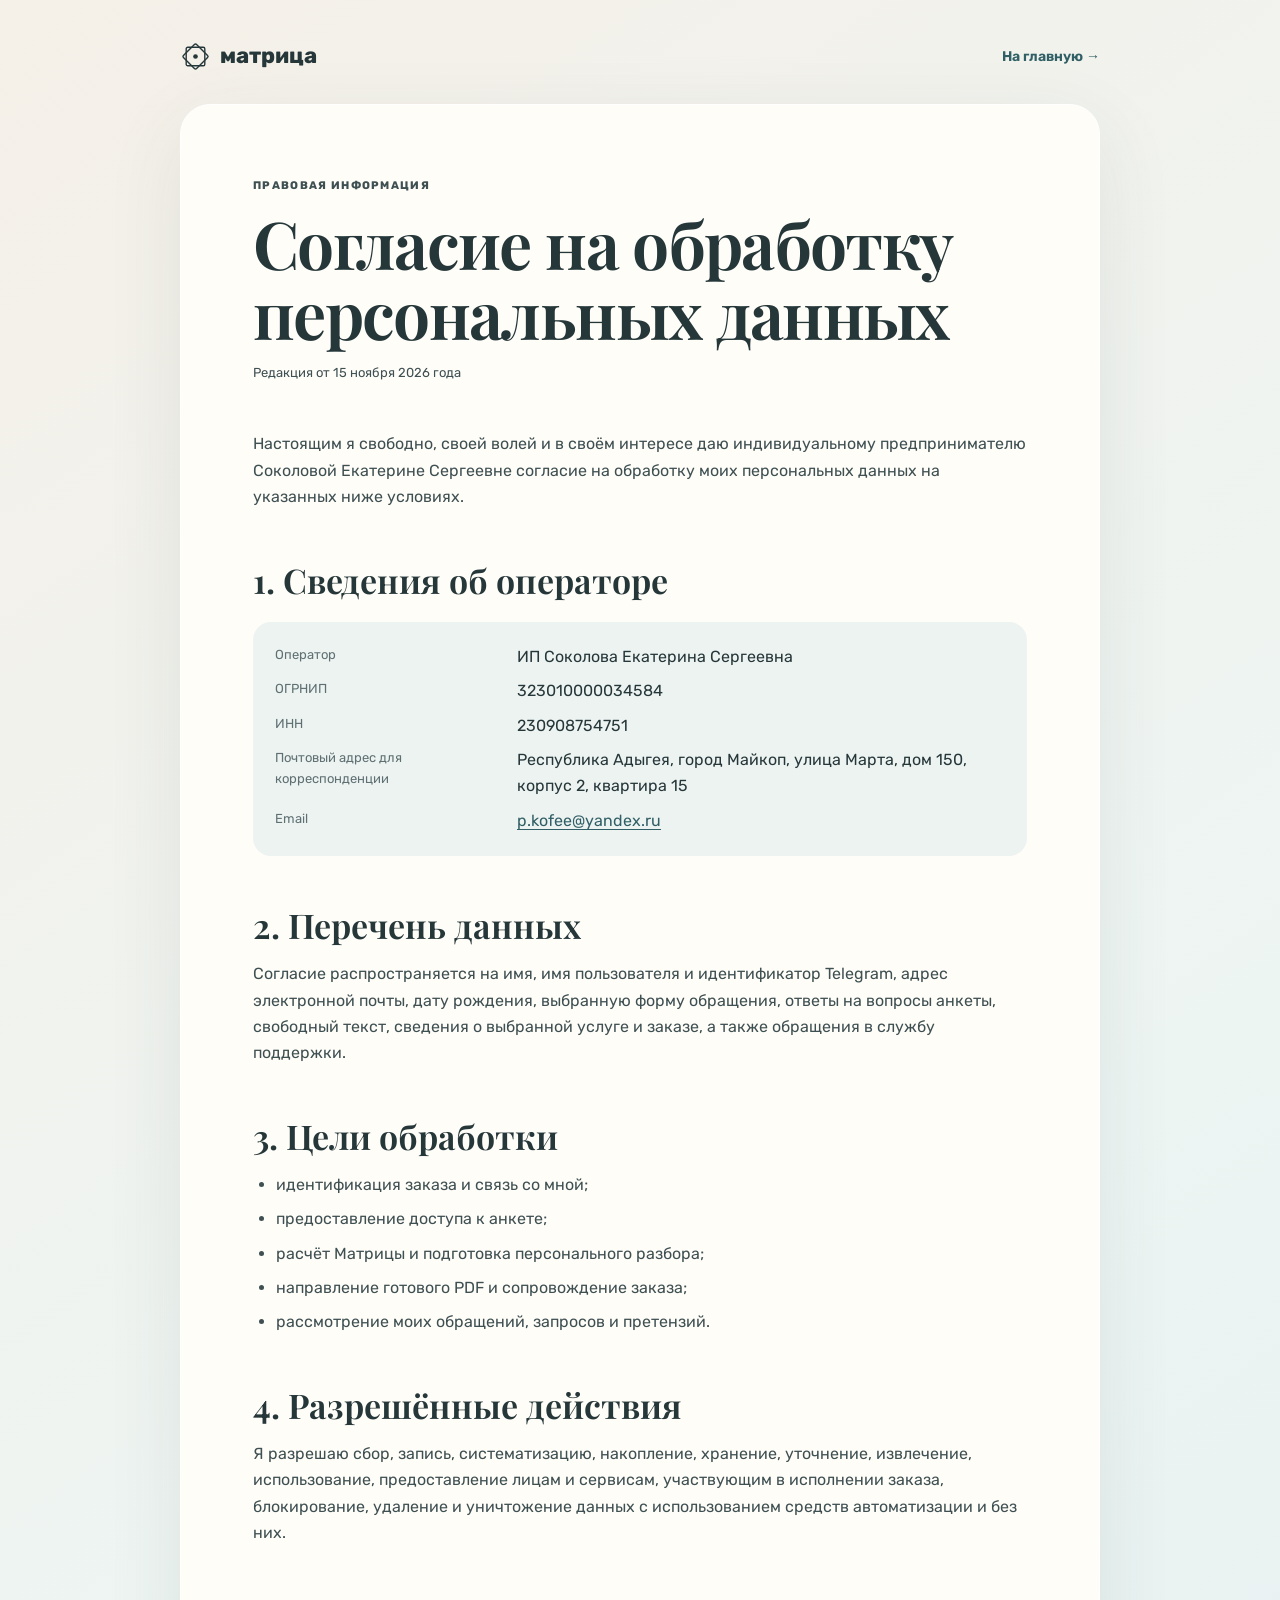
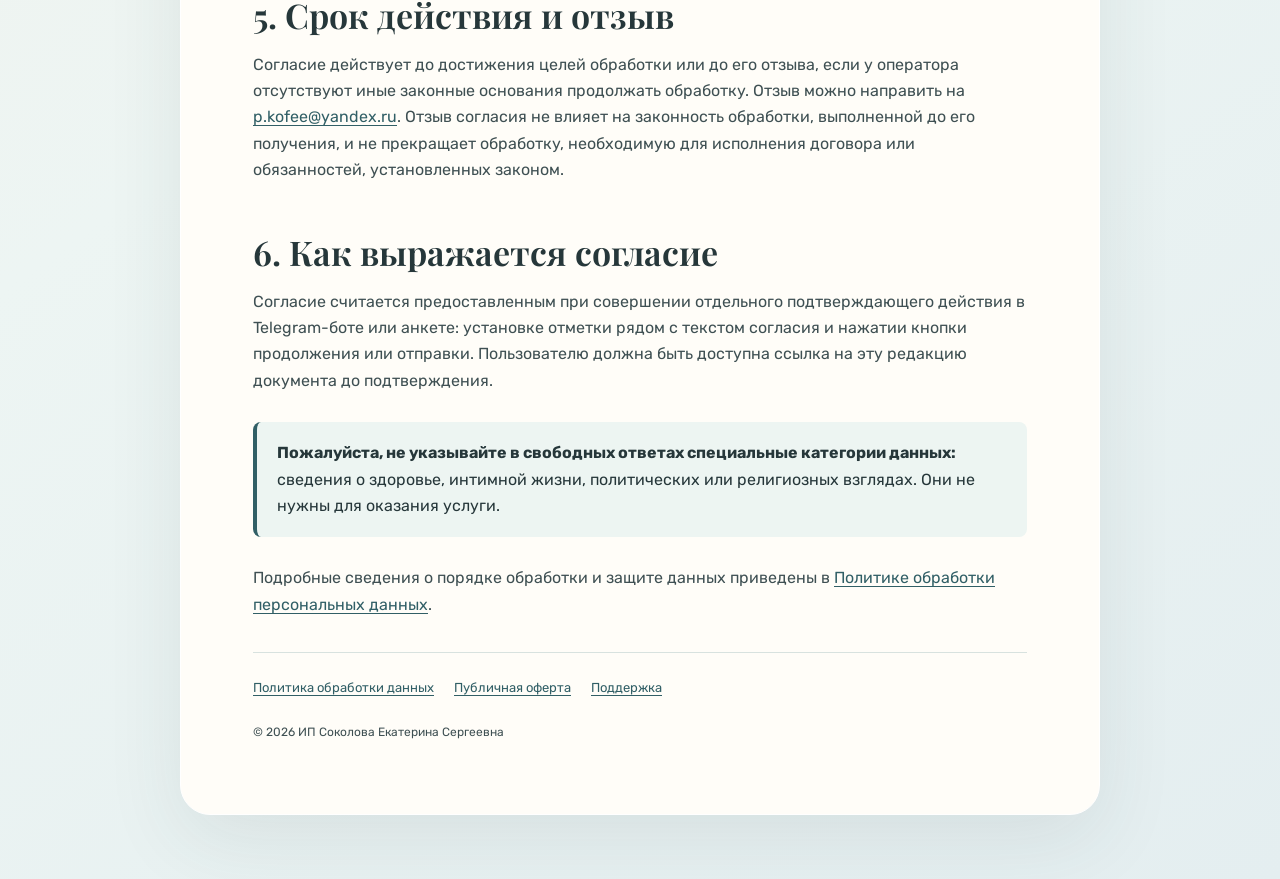
<file: consent/index.html>
<!doctype html>
<html lang="ru"><head><meta charset="utf-8"><meta name="viewport" content="width=device-width,initial-scale=1"><title>Согласие на обработку персональных данных — Матрица</title><meta name="description" content="Согласие на обработку персональных данных при оформлении и получении персонального разбора."><link rel="canonical" href="https://sokolovamatrix.ru/consent/"><link rel="stylesheet" href="/legal.css"></head>
<body><div class="shell"><header class="top"><a class="brand" href="/" aria-label="Матрица — главная"><svg viewBox="0 0 40 40" fill="none" aria-hidden="true"><rect x="8" y="8" width="24" height="24" rx="2" stroke="currentColor" stroke-width="1.8"/><rect x="8" y="8" width="24" height="24" rx="2" stroke="currentColor" stroke-width="1.8" transform="rotate(45 20 20)"/><circle cx="20" cy="20" r="3" fill="currentColor"/></svg>матрица</a><a class="back" href="/">На главную&nbsp;→</a></header><main class="paper">
<p class="eyebrow">Правовая информация</p><h1>Согласие на обработку персональных данных</h1><p class="updated">Редакция от 15 ноября 2026 года</p>
<p>Настоящим я свободно, своей волей и в своём интересе даю индивидуальному предпринимателю Соколовой Екатерине Сергеевне согласие на обработку моих персональных данных на указанных ниже условиях.</p>
<h2>1. Сведения об операторе</h2><dl class="requisites"><dt>Оператор</dt><dd>ИП Соколова Екатерина Сергеевна</dd><dt>ОГРНИП</dt><dd>323010000034584</dd><dt>ИНН</dt><dd>230908754751</dd><dt>Почтовый адрес для корреспонденции</dt><dd>Республика Адыгея, город Майкоп, улица Марта, дом 150, корпус 2, квартира 15</dd><dt>Email</dt><dd><a href="mailto:p.kofee@yandex.ru">p.kofee@yandex.ru</a></dd></dl>
<h2>2. Перечень данных</h2><p>Согласие распространяется на имя, имя пользователя и идентификатор Telegram, адрес электронной почты, дату рождения, выбранную форму обращения, ответы на вопросы анкеты, свободный текст, сведения о выбранной услуге и заказе, а также обращения в службу поддержки.</p>
<h2>3. Цели обработки</h2><ul><li>идентификация заказа и связь со мной;</li><li>предоставление доступа к анкете;</li><li>расчёт Матрицы и подготовка персонального разбора;</li><li>направление готового PDF и сопровождение заказа;</li><li>рассмотрение моих обращений, запросов и претензий.</li></ul>
<h2>4. Разрешённые действия</h2><p>Я разрешаю сбор, запись, систематизацию, накопление, хранение, уточнение, извлечение, использование, предоставление лицам и сервисам, участвующим в исполнении заказа, блокирование, удаление и уничтожение данных с использованием средств автоматизации и без них.</p>
<h2>5. Срок действия и отзыв</h2><p>Согласие действует до достижения целей обработки или до его отзыва, если у оператора отсутствуют иные законные основания продолжать обработку. Отзыв можно направить на <a href="mailto:p.kofee@yandex.ru">p.kofee@yandex.ru</a>. Отзыв согласия не влияет на законность обработки, выполненной до его получения, и не прекращает обработку, необходимую для исполнения договора или обязанностей, установленных законом.</p>
<h2>6. Как выражается согласие</h2><p>Согласие считается предоставленным при совершении отдельного подтверждающего действия в Telegram-боте или анкете: установке отметки рядом с текстом согласия и нажатии кнопки продолжения или отправки. Пользователю должна быть доступна ссылка на эту редакцию документа до подтверждения.</p>
<div class="note"><strong>Пожалуйста, не указывайте в свободных ответах специальные категории данных:</strong> сведения о здоровье, интимной жизни, политических или религиозных взглядах. Они не нужны для оказания услуги.</div>
<p>Подробные сведения о порядке обработки и защите данных приведены в <a href="/privacy/">Политике обработки персональных данных</a>.</p>
<nav class="legal-nav" aria-label="Правовые документы"><a href="/privacy/">Политика обработки данных</a><a href="/offer/">Публичная оферта</a><a href="mailto:sokolovamatrix@yandex.ru">Поддержка</a></nav><p class="copyright">© 2026 ИП Соколова Екатерина Сергеевна</p>
</main></div></body></html>
</file>
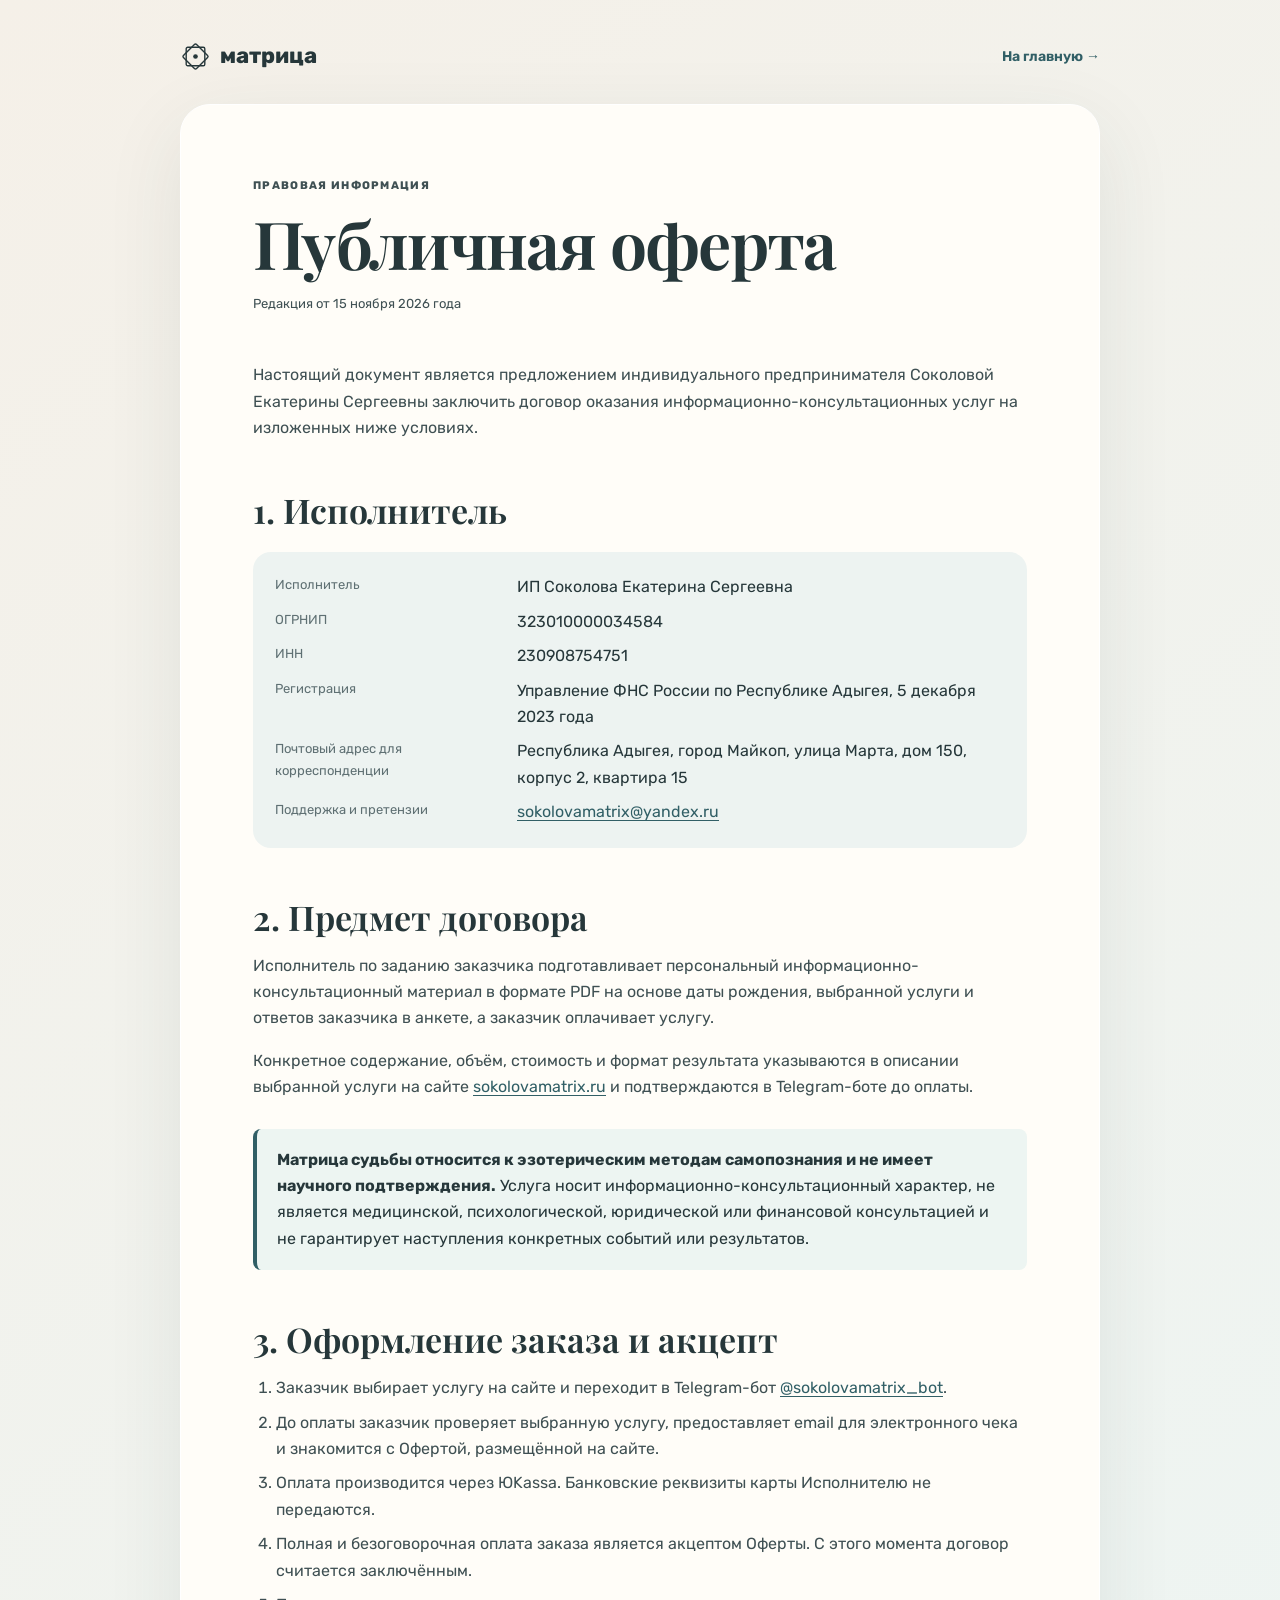
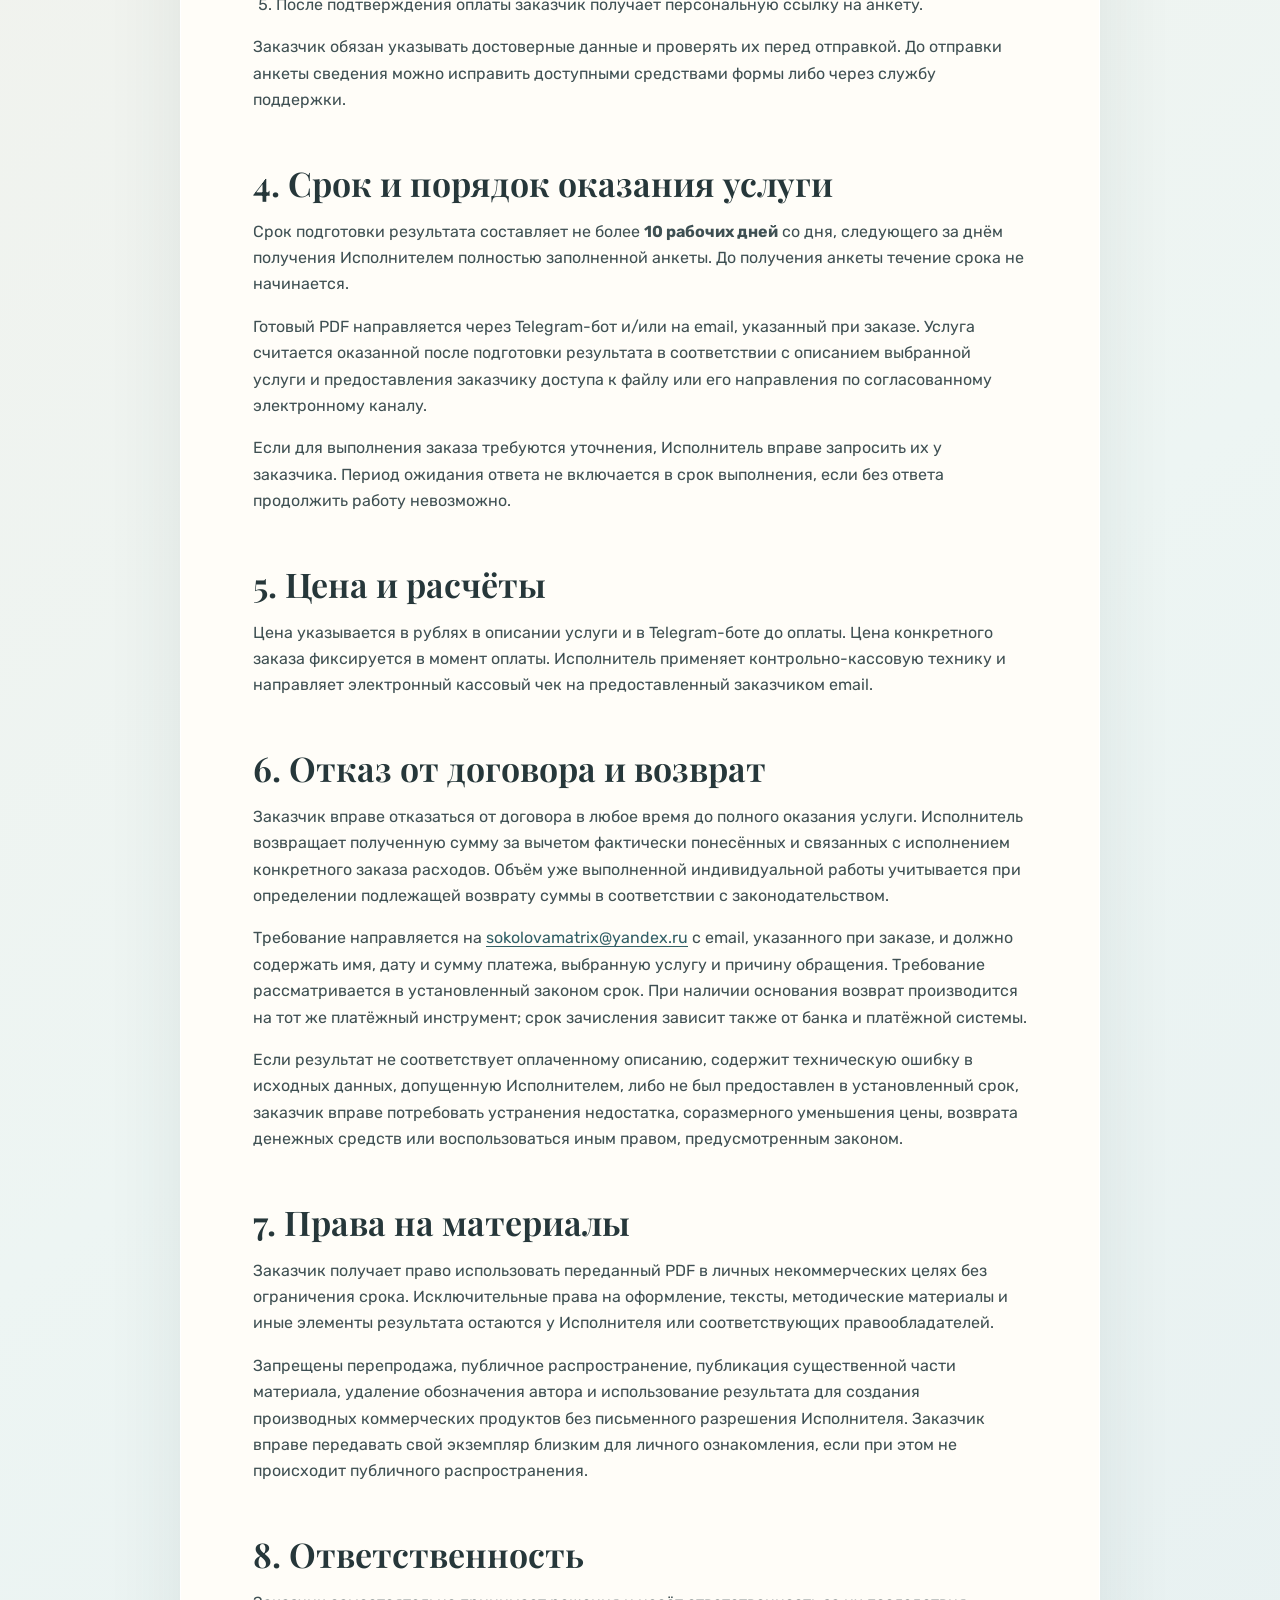
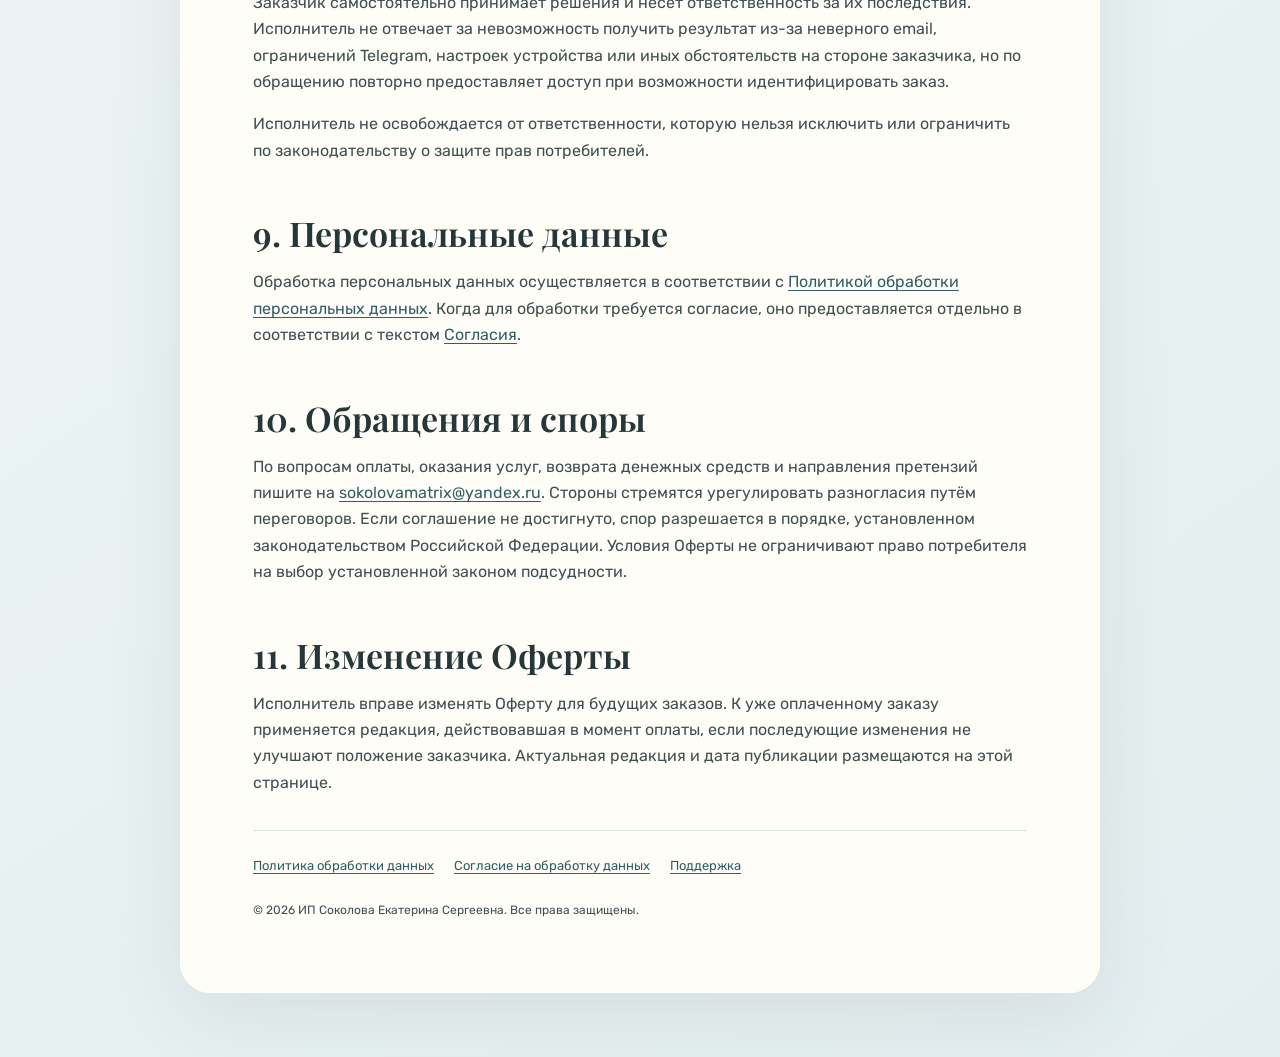
<file: offer/index.html>
<!doctype html>
<html lang="ru"><head><meta charset="utf-8"><meta name="viewport" content="width=device-width,initial-scale=1"><title>Публичная оферта — Матрица</title><meta name="description" content="Публичная оферта на оказание услуг по подготовке персонального разбора Матрицы судьбы."><link rel="canonical" href="https://sokolovamatrix.ru/offer/"><link rel="stylesheet" href="/legal.css"></head>
<body><div class="shell"><header class="top"><a class="brand" href="/" aria-label="Матрица — главная"><svg viewBox="0 0 40 40" fill="none" aria-hidden="true"><rect x="8" y="8" width="24" height="24" rx="2" stroke="currentColor" stroke-width="1.8"/><rect x="8" y="8" width="24" height="24" rx="2" stroke="currentColor" stroke-width="1.8" transform="rotate(45 20 20)"/><circle cx="20" cy="20" r="3" fill="currentColor"/></svg>матрица</a><a class="back" href="/">На главную&nbsp;→</a></header><main class="paper">
<p class="eyebrow">Правовая информация</p><h1>Публичная оферта</h1><p class="updated">Редакция от 15 ноября 2026 года</p>
<p>Настоящий документ является предложением индивидуального предпринимателя Соколовой Екатерины Сергеевны заключить договор оказания информационно-консультационных услуг на изложенных ниже условиях.</p>
<h2>1. Исполнитель</h2><dl class="requisites"><dt>Исполнитель</dt><dd>ИП Соколова Екатерина Сергеевна</dd><dt>ОГРНИП</dt><dd>323010000034584</dd><dt>ИНН</dt><dd>230908754751</dd><dt>Регистрация</dt><dd>Управление ФНС России по Республике Адыгея, 5 декабря 2023 года</dd><dt>Почтовый адрес для корреспонденции</dt><dd>Республика Адыгея, город Майкоп, улица Марта, дом 150, корпус 2, квартира 15</dd><dt>Поддержка и претензии</dt><dd><a href="mailto:sokolovamatrix@yandex.ru">sokolovamatrix@yandex.ru</a></dd></dl>
<h2>2. Предмет договора</h2><p>Исполнитель по заданию заказчика подготавливает персональный информационно-консультационный материал в формате PDF на основе даты рождения, выбранной услуги и ответов заказчика в анкете, а заказчик оплачивает услугу.</p><p>Конкретное содержание, объём, стоимость и формат результата указываются в описании выбранной услуги на сайте <a href="https://sokolovamatrix.ru">sokolovamatrix.ru</a> и подтверждаются в Telegram-боте до оплаты.</p>
<div class="note"><strong>Матрица судьбы относится к эзотерическим методам самопознания и не имеет научного подтверждения.</strong> Услуга носит информационно-консультационный характер, не является медицинской, психологической, юридической или финансовой консультацией и не гарантирует наступления конкретных событий или результатов.</div>
<h2>3. Оформление заказа и акцепт</h2><ol><li>Заказчик выбирает услугу на сайте и переходит в Telegram-бот <a href="https://t.me/sokolovamatrix_bot">@sokolovamatrix_bot</a>.</li><li>До оплаты заказчик проверяет выбранную услугу, предоставляет email для электронного чека и знакомится с Офертой, размещённой на сайте.</li><li>Оплата производится через ЮKassa. Банковские реквизиты карты Исполнителю не передаются.</li><li>Полная и безоговорочная оплата заказа является акцептом Оферты. С этого момента договор считается заключённым.</li><li>После подтверждения оплаты заказчик получает персональную ссылку на анкету.</li></ol><p>Заказчик обязан указывать достоверные данные и проверять их перед отправкой. До отправки анкеты сведения можно исправить доступными средствами формы либо через службу поддержки.</p>
<h2>4. Срок и порядок оказания услуги</h2><p>Срок подготовки результата составляет не более <strong>10 рабочих дней</strong> со дня, следующего за днём получения Исполнителем полностью заполненной анкеты. До получения анкеты течение срока не начинается.</p><p>Готовый PDF направляется через Telegram-бот и/или на email, указанный при заказе. Услуга считается оказанной после подготовки результата в соответствии с описанием выбранной услуги и предоставления заказчику доступа к файлу или его направления по согласованному электронному каналу.</p><p>Если для выполнения заказа требуются уточнения, Исполнитель вправе запросить их у заказчика. Период ожидания ответа не включается в срок выполнения, если без ответа продолжить работу невозможно.</p>
<h2>5. Цена и расчёты</h2><p>Цена указывается в рублях в описании услуги и в Telegram-боте до оплаты. Цена конкретного заказа фиксируется в момент оплаты. Исполнитель применяет контрольно-кассовую технику и направляет электронный кассовый чек на предоставленный заказчиком email.</p>
<h2>6. Отказ от договора и возврат</h2><p>Заказчик вправе отказаться от договора в любое время до полного оказания услуги. Исполнитель возвращает полученную сумму за вычетом фактически понесённых и связанных с исполнением конкретного заказа расходов. Объём уже выполненной индивидуальной работы учитывается при определении подлежащей возврату суммы в соответствии с законодательством.</p><p>Требование направляется на <a href="mailto:sokolovamatrix@yandex.ru">sokolovamatrix@yandex.ru</a> с email, указанного при заказе, и должно содержать имя, дату и сумму платежа, выбранную услугу и причину обращения. Требование рассматривается в установленный законом срок. При наличии основания возврат производится на тот же платёжный инструмент; срок зачисления зависит также от банка и платёжной системы.</p><p>Если результат не соответствует оплаченному описанию, содержит техническую ошибку в исходных данных, допущенную Исполнителем, либо не был предоставлен в установленный срок, заказчик вправе потребовать устранения недостатка, соразмерного уменьшения цены, возврата денежных средств или воспользоваться иным правом, предусмотренным законом.</p>
<h2>7. Права на материалы</h2><p>Заказчик получает право использовать переданный PDF в личных некоммерческих целях без ограничения срока. Исключительные права на оформление, тексты, методические материалы и иные элементы результата остаются у Исполнителя или соответствующих правообладателей.</p><p>Запрещены перепродажа, публичное распространение, публикация существенной части материала, удаление обозначения автора и использование результата для создания производных коммерческих продуктов без письменного разрешения Исполнителя. Заказчик вправе передавать свой экземпляр близким для личного ознакомления, если при этом не происходит публичного распространения.</p>
<h2>8. Ответственность</h2><p>Заказчик самостоятельно принимает решения и несёт ответственность за их последствия. Исполнитель не отвечает за невозможность получить результат из-за неверного email, ограничений Telegram, настроек устройства или иных обстоятельств на стороне заказчика, но по обращению повторно предоставляет доступ при возможности идентифицировать заказ.</p><p>Исполнитель не освобождается от ответственности, которую нельзя исключить или ограничить по законодательству о защите прав потребителей.</p>
<h2>9. Персональные данные</h2><p>Обработка персональных данных осуществляется в соответствии с <a href="/privacy/">Политикой обработки персональных данных</a>. Когда для обработки требуется согласие, оно предоставляется отдельно в соответствии с текстом <a href="/consent/">Согласия</a>.</p>
<h2>10. Обращения и споры</h2><p>По вопросам оплаты, оказания услуг, возврата денежных средств и направления претензий пишите на <a href="mailto:sokolovamatrix@yandex.ru">sokolovamatrix@yandex.ru</a>. Стороны стремятся урегулировать разногласия путём переговоров. Если соглашение не достигнуто, спор разрешается в порядке, установленном законодательством Российской Федерации. Условия Оферты не ограничивают право потребителя на выбор установленной законом подсудности.</p>
<h2>11. Изменение Оферты</h2><p>Исполнитель вправе изменять Оферту для будущих заказов. К уже оплаченному заказу применяется редакция, действовавшая в момент оплаты, если последующие изменения не улучшают положение заказчика. Актуальная редакция и дата публикации размещаются на этой странице.</p>
<nav class="legal-nav" aria-label="Правовые документы"><a href="/privacy/">Политика обработки данных</a><a href="/consent/">Согласие на обработку данных</a><a href="mailto:sokolovamatrix@yandex.ru">Поддержка</a></nav><p class="copyright">© 2026 ИП Соколова Екатерина Сергеевна. Все права защищены.</p>
</main></div></body></html>
</file>
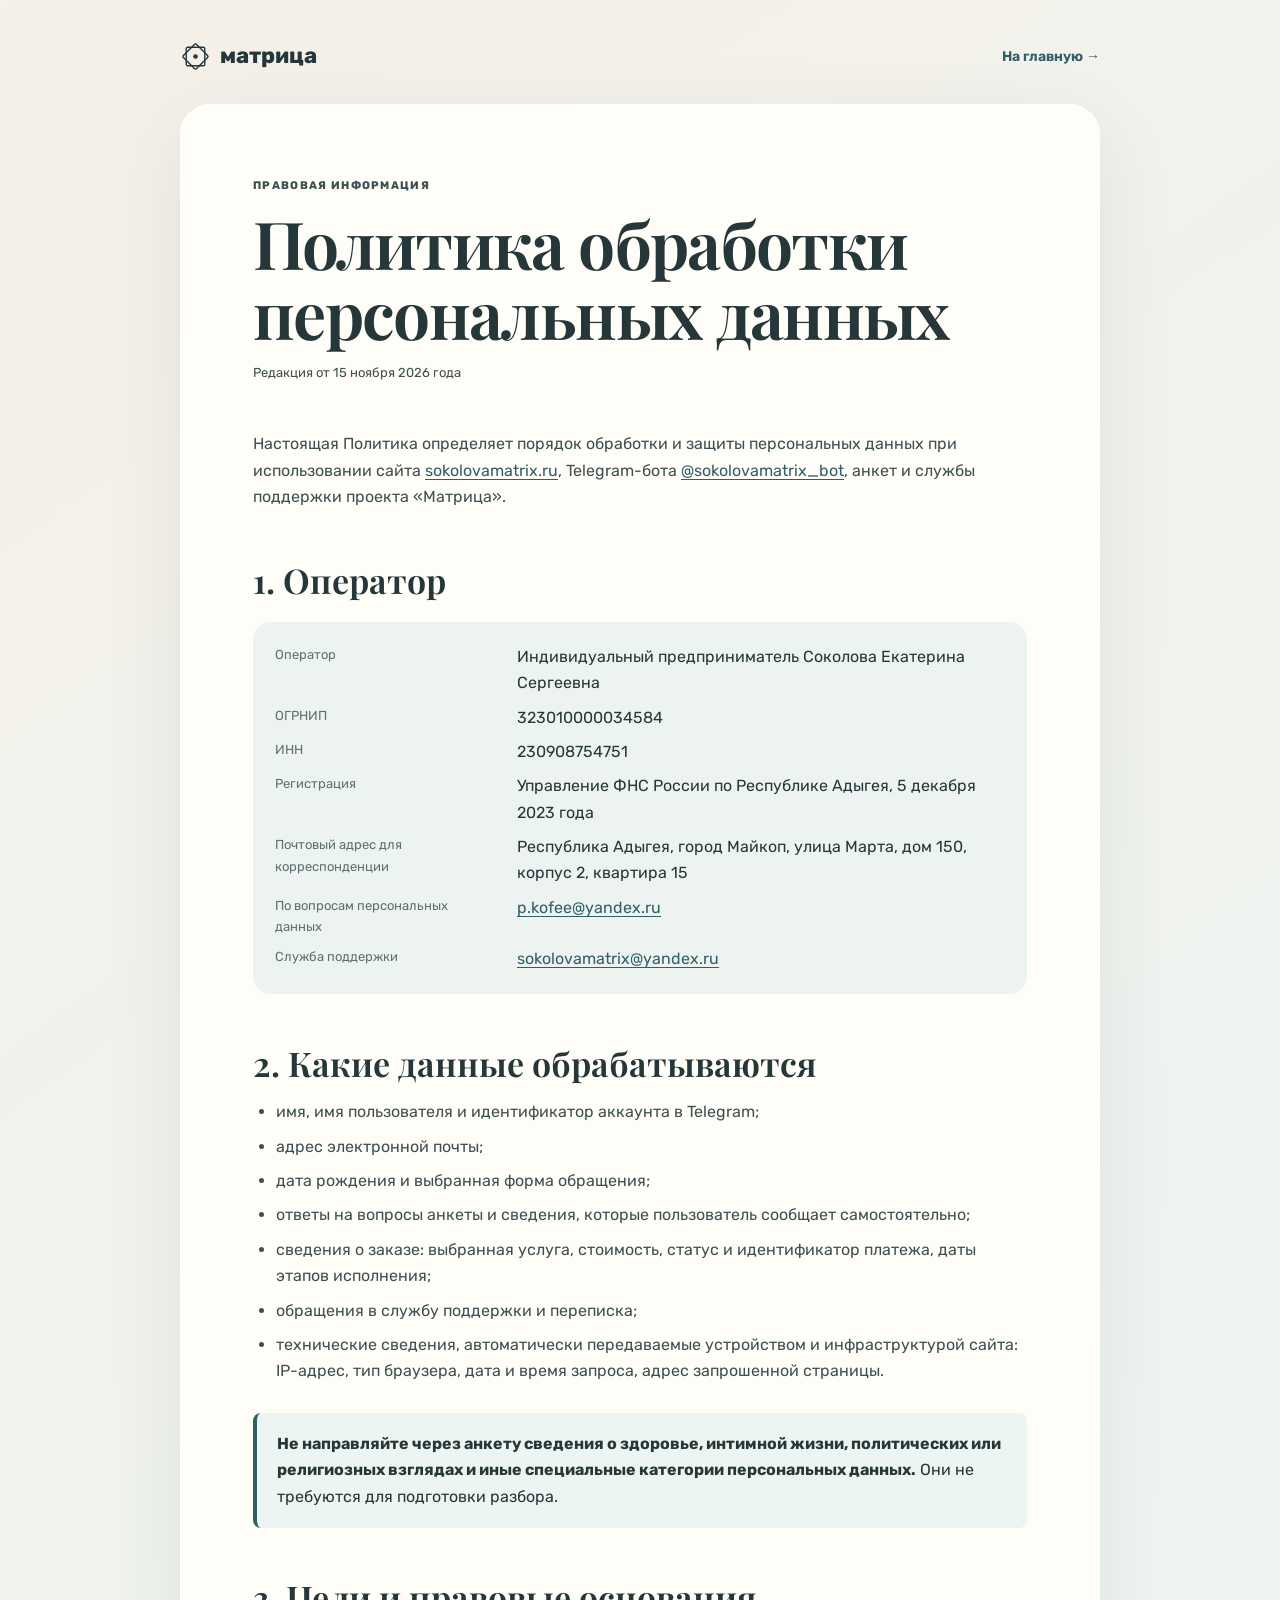
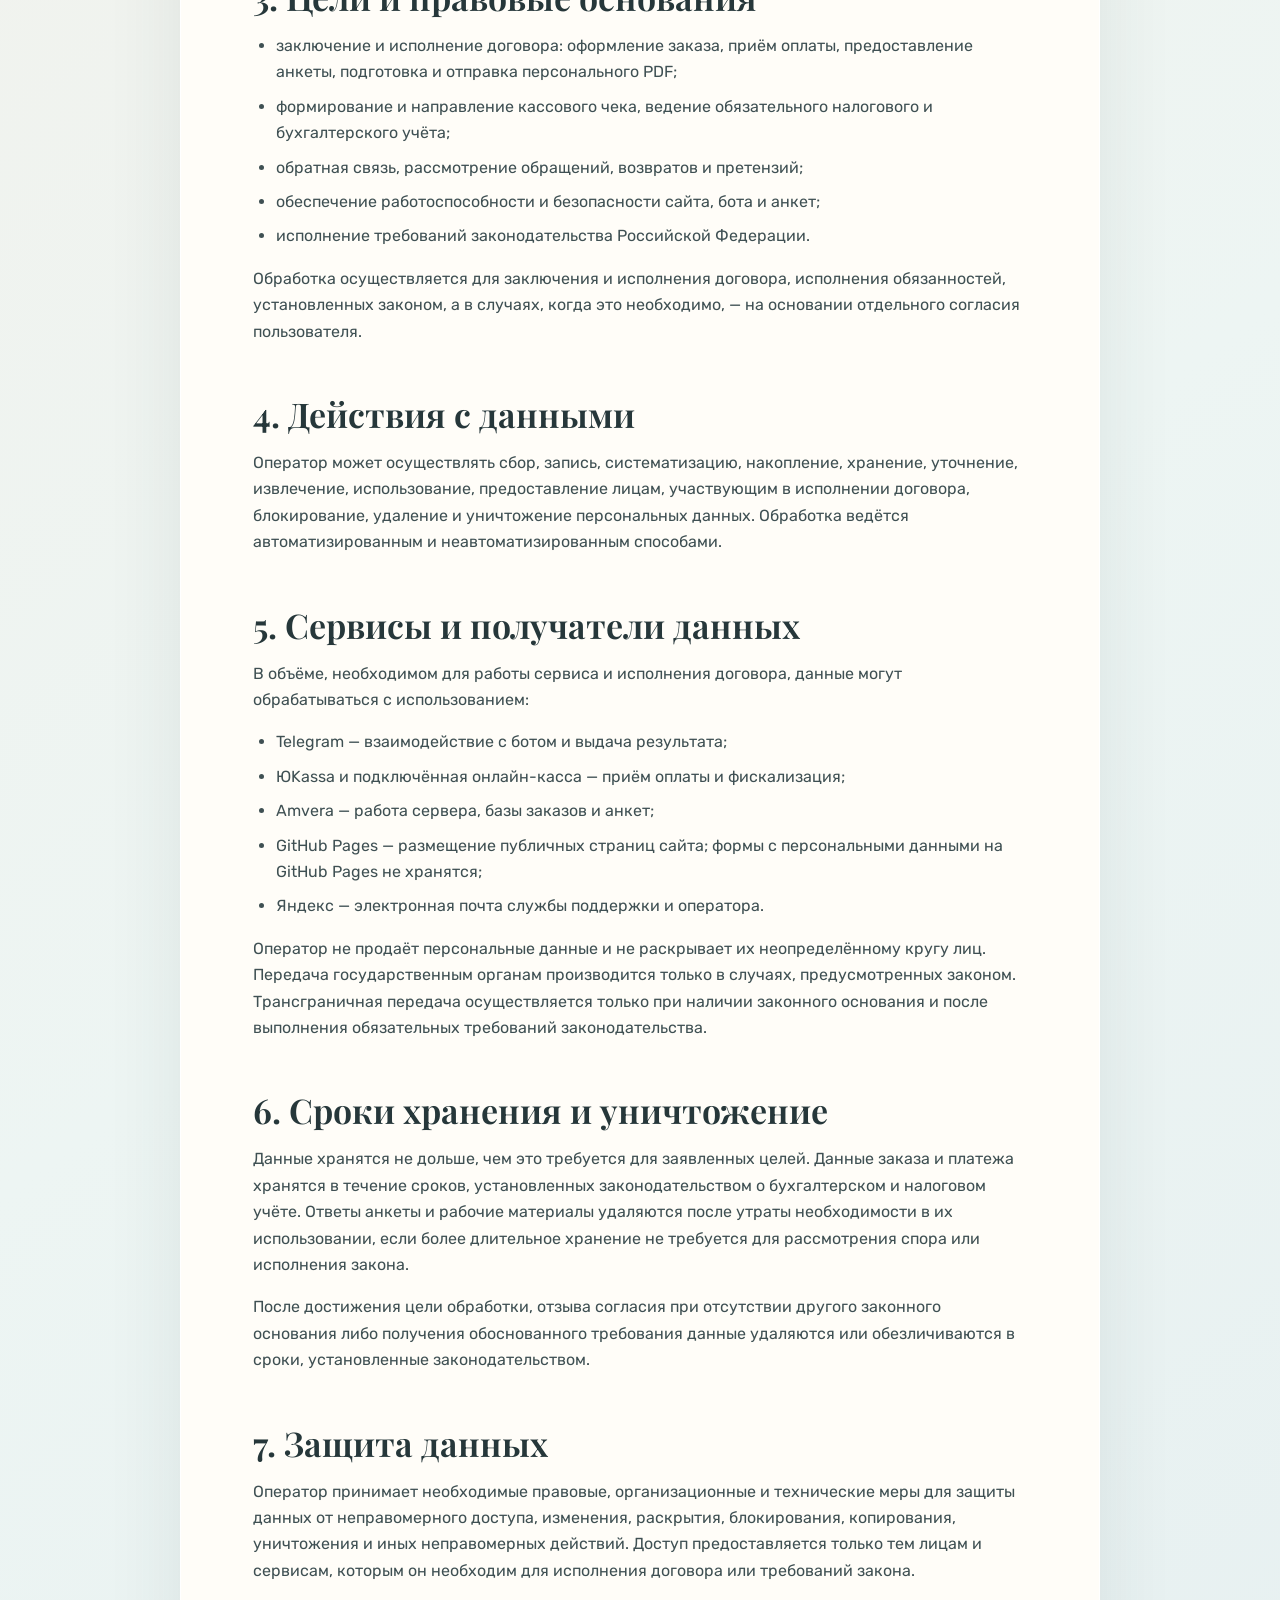
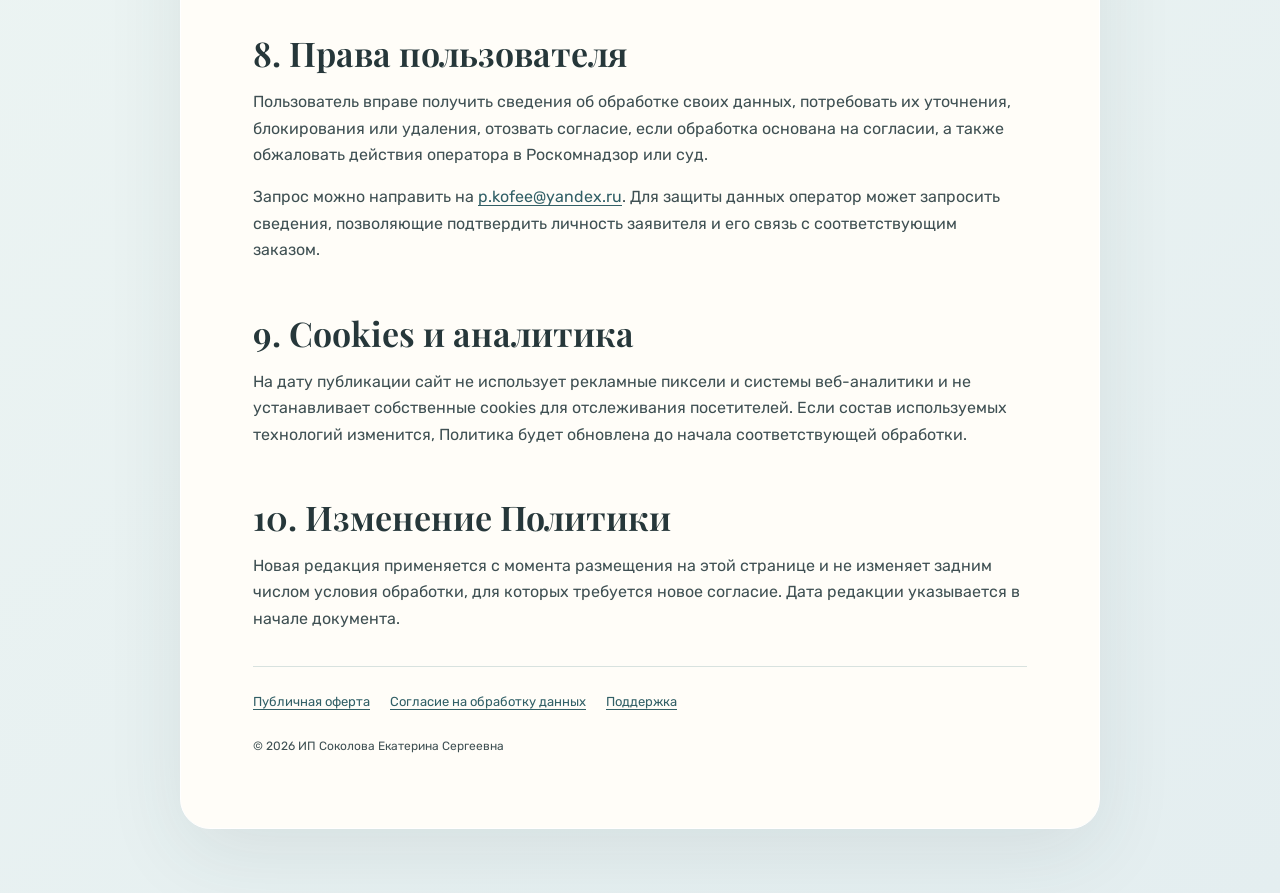
<file: privacy/index.html>
<!doctype html>
<html lang="ru"><head><meta charset="utf-8"><meta name="viewport" content="width=device-width,initial-scale=1"><title>Политика обработки персональных данных — Матрица</title><meta name="description" content="Политика обработки персональных данных сайта sokolovamatrix.ru и Telegram-бота проекта «Матрица»."><link rel="canonical" href="https://sokolovamatrix.ru/privacy/"><link rel="stylesheet" href="/legal.css"></head>
<body><div class="shell"><header class="top"><a class="brand" href="/" aria-label="Матрица — главная"><svg viewBox="0 0 40 40" fill="none" aria-hidden="true"><rect x="8" y="8" width="24" height="24" rx="2" stroke="currentColor" stroke-width="1.8"/><rect x="8" y="8" width="24" height="24" rx="2" stroke="currentColor" stroke-width="1.8" transform="rotate(45 20 20)"/><circle cx="20" cy="20" r="3" fill="currentColor"/></svg>матрица</a><a class="back" href="/">На главную&nbsp;→</a></header><main class="paper">
<p class="eyebrow">Правовая информация</p><h1>Политика обработки персональных данных</h1><p class="updated">Редакция от 15 ноября 2026 года</p>
<p>Настоящая Политика определяет порядок обработки и защиты персональных данных при использовании сайта <a href="https://sokolovamatrix.ru">sokolovamatrix.ru</a>, Telegram-бота <a href="https://t.me/sokolovamatrix_bot">@sokolovamatrix_bot</a>, анкет и службы поддержки проекта «Матрица».</p>
<h2>1. Оператор</h2><dl class="requisites"><dt>Оператор</dt><dd>Индивидуальный предприниматель Соколова Екатерина Сергеевна</dd><dt>ОГРНИП</dt><dd>323010000034584</dd><dt>ИНН</dt><dd>230908754751</dd><dt>Регистрация</dt><dd>Управление ФНС России по Республике Адыгея, 5 декабря 2023 года</dd><dt>Почтовый адрес для корреспонденции</dt><dd>Республика Адыгея, город Майкоп, улица Марта, дом 150, корпус 2, квартира 15</dd><dt>По вопросам персональных данных</dt><dd><a href="mailto:p.kofee@yandex.ru">p.kofee@yandex.ru</a></dd><dt>Служба поддержки</dt><dd><a href="mailto:sokolovamatrix@yandex.ru">sokolovamatrix@yandex.ru</a></dd></dl>
<h2>2. Какие данные обрабатываются</h2><ul><li>имя, имя пользователя и идентификатор аккаунта в Telegram;</li><li>адрес электронной почты;</li><li>дата рождения и выбранная форма обращения;</li><li>ответы на вопросы анкеты и сведения, которые пользователь сообщает самостоятельно;</li><li>сведения о заказе: выбранная услуга, стоимость, статус и идентификатор платежа, даты этапов исполнения;</li><li>обращения в службу поддержки и переписка;</li><li>технические сведения, автоматически передаваемые устройством и инфраструктурой сайта: IP-адрес, тип браузера, дата и время запроса, адрес запрошенной страницы.</li></ul>
<div class="note"><strong>Не направляйте через анкету сведения о здоровье, интимной жизни, политических или религиозных взглядах и иные специальные категории персональных данных.</strong> Они не требуются для подготовки разбора.</div>
<h2>3. Цели и правовые основания</h2><ul><li>заключение и исполнение договора: оформление заказа, приём оплаты, предоставление анкеты, подготовка и отправка персонального PDF;</li><li>формирование и направление кассового чека, ведение обязательного налогового и бухгалтерского учёта;</li><li>обратная связь, рассмотрение обращений, возвратов и претензий;</li><li>обеспечение работоспособности и безопасности сайта, бота и анкет;</li><li>исполнение требований законодательства Российской Федерации.</li></ul><p>Обработка осуществляется для заключения и исполнения договора, исполнения обязанностей, установленных законом, а в случаях, когда это необходимо, — на основании отдельного согласия пользователя.</p>
<h2>4. Действия с данными</h2><p>Оператор может осуществлять сбор, запись, систематизацию, накопление, хранение, уточнение, извлечение, использование, предоставление лицам, участвующим в исполнении договора, блокирование, удаление и уничтожение персональных данных. Обработка ведётся автоматизированным и неавтоматизированным способами.</p>
<h2>5. Сервисы и получатели данных</h2><p>В объёме, необходимом для работы сервиса и исполнения договора, данные могут обрабатываться с использованием:</p><ul><li>Telegram — взаимодействие с ботом и выдача результата;</li><li>ЮKassa и подключённая онлайн-касса — приём оплаты и фискализация;</li><li>Amvera — работа сервера, базы заказов и анкет;</li><li>GitHub Pages — размещение публичных страниц сайта; формы с персональными данными на GitHub Pages не хранятся;</li><li>Яндекс — электронная почта службы поддержки и оператора.</li></ul><p>Оператор не продаёт персональные данные и не раскрывает их неопределённому кругу лиц. Передача государственным органам производится только в случаях, предусмотренных законом. Трансграничная передача осуществляется только при наличии законного основания и после выполнения обязательных требований законодательства.</p>
<h2>6. Сроки хранения и уничтожение</h2><p>Данные хранятся не дольше, чем это требуется для заявленных целей. Данные заказа и платежа хранятся в течение сроков, установленных законодательством о бухгалтерском и налоговом учёте. Ответы анкеты и рабочие материалы удаляются после утраты необходимости в их использовании, если более длительное хранение не требуется для рассмотрения спора или исполнения закона.</p><p>После достижения цели обработки, отзыва согласия при отсутствии другого законного основания либо получения обоснованного требования данные удаляются или обезличиваются в сроки, установленные законодательством.</p>
<h2>7. Защита данных</h2><p>Оператор принимает необходимые правовые, организационные и технические меры для защиты данных от неправомерного доступа, изменения, раскрытия, блокирования, копирования, уничтожения и иных неправомерных действий. Доступ предоставляется только тем лицам и сервисам, которым он необходим для исполнения договора или требований закона.</p>
<h2>8. Права пользователя</h2><p>Пользователь вправе получить сведения об обработке своих данных, потребовать их уточнения, блокирования или удаления, отозвать согласие, если обработка основана на согласии, а также обжаловать действия оператора в Роскомнадзор или суд.</p><p>Запрос можно направить на <a href="mailto:p.kofee@yandex.ru">p.kofee@yandex.ru</a>. Для защиты данных оператор может запросить сведения, позволяющие подтвердить личность заявителя и его связь с соответствующим заказом.</p>
<h2>9. Cookies и аналитика</h2><p>На дату публикации сайт не использует рекламные пиксели и системы веб-аналитики и не устанавливает собственные cookies для отслеживания посетителей. Если состав используемых технологий изменится, Политика будет обновлена до начала соответствующей обработки.</p>
<h2>10. Изменение Политики</h2><p>Новая редакция применяется с момента размещения на этой странице и не изменяет задним числом условия обработки, для которых требуется новое согласие. Дата редакции указывается в начале документа.</p>
<nav class="legal-nav" aria-label="Правовые документы"><a href="/offer/">Публичная оферта</a><a href="/consent/">Согласие на обработку данных</a><a href="mailto:sokolovamatrix@yandex.ru">Поддержка</a></nav><p class="copyright">© 2026 ИП Соколова Екатерина Сергеевна</p>
</main></div></body></html>
</file>
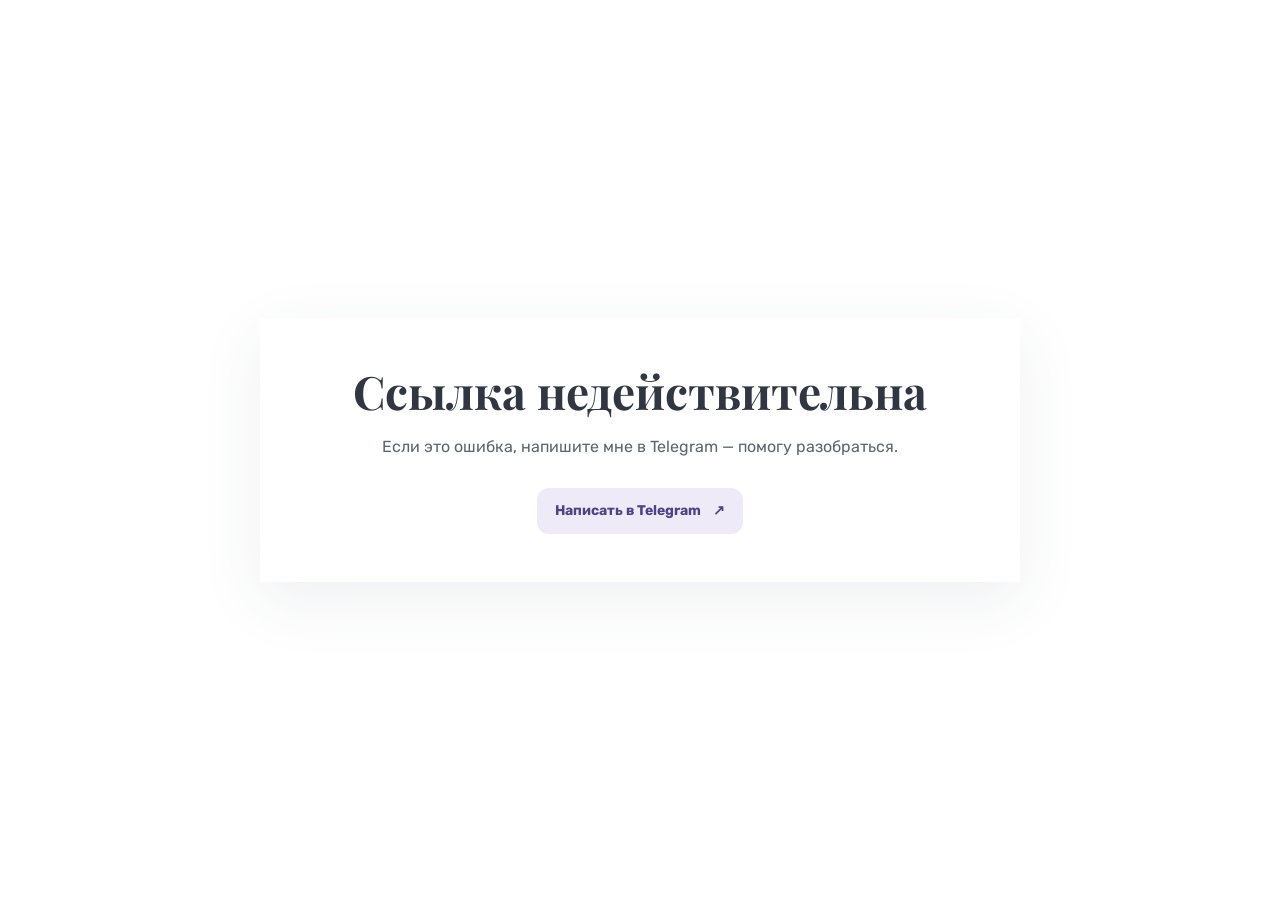
<file: access/full/index.html>
<!doctype html>
<html lang="ru">
<head>
  <meta charset="utf-8">
  <meta name="viewport" content="width=device-width,initial-scale=1">
  <title>Анкета «Полный разбор матрицы»</title>
  <meta name="description" content="Анкета «Полный разбор матрицы» для персонального разбора Матрицы судьбы.">
  <style>
    @font-face{font-family:Rubik;src:url('/assets/fonts/Rubik.ttf') format('truetype');font-weight:300 900;font-display:swap}
    @font-face{font-family:Playfair;src:url('/assets/fonts/PlayfairDisplay.ttf') format('truetype');font-weight:400 900;font-display:swap}
    :root{--ink:#303642;--body:#596670;--accent:#596aa4;--accent-hover:#47588e;--line:#dde2e8;--field:#fbfcfd;--error:#a33f3b}
    *{box-sizing:border-box}html{min-height:100%;background:#eff6f6}body{margin:0;min-height:100vh;color:var(--ink);font-family:Rubik,Arial,sans-serif;background:radial-gradient(ellipse 64% 90% at 12% 15%,#d8efef 0,transparent 73%),radial-gradient(ellipse 58% 78% at 94% 88%,#e7e0f5 0,transparent 75%),linear-gradient(118deg,#f4fbfb,#f7f9fc 52%,#f1edf8)}
    button,input,textarea{font:inherit}.page{width:min(100% - 32px,1080px);margin:auto;padding:16px 0 48px}.top{height:72px;display:flex;align-items:center;justify-content:center}.logo{display:flex;align-items:center;gap:9px;color:var(--ink);font-size:24px;font-weight:750;text-decoration:none;letter-spacing:-1px}.logo svg{width:32px;height:32px}.card{width:min(100%,720px);margin:clamp(20px,8vh,90px) auto 0;padding:clamp(28px,5vw,56px);border-radius:32px;background:#fff;box-shadow:0 20px 70px rgb(53 69 85 / .09)}
    .meta{display:flex;justify-content:space-between;gap:20px;margin-bottom:24px;color:var(--body);font-size:12px}.progress{height:3px;background:#edf0f4;border-radius:3px;overflow:hidden;margin-bottom:30px}.progress i{display:block;height:100%;width:var(--progress,0%);background:var(--accent);transition:width .25s ease}.gate .meta,.gate .progress{display:none}.kicker{display:block;margin-bottom:12px;color:var(--accent);font-size:11px;font-weight:700;letter-spacing:.12em}.stage h1{margin:0 0 16px;font:700 clamp(34px,5vw,48px)/1.08 Playfair,Georgia,serif;letter-spacing:-.025em}.lead{max-width:60ch;margin:0 0 30px;color:var(--body);font-size:16px;line-height:1.55}.gate-guidance{max-width:62ch;margin:0;color:var(--body);font-size:16px;line-height:1.55}.gate-guidance strong{color:var(--ink)}.label,fieldset legend{display:block;margin-bottom:8px;font-size:14px;font-weight:700}.field,textarea{width:100%;min-height:58px;border:1px solid var(--line);border-radius:14px;background:var(--field);padding:0 16px;color:var(--ink);outline:0}.field:focus,textarea:focus{border-color:var(--accent);box-shadow:0 0 0 3px rgb(89 106 164 / .12)}textarea{min-height:150px;padding:15px 16px;resize:vertical;line-height:1.5}.error{margin:9px 0 0;color:var(--error);font-size:13px;line-height:1.4}.hint{margin:14px 0 0;color:var(--body);font-size:12px;line-height:1.45}.primary,.secondary{min-height:56px;border:0;border-radius:14px;padding:0 20px;font-weight:700;cursor:pointer}.primary{width:100%;display:flex;align-items:center;justify-content:space-between;margin-top:24px;background:var(--accent);color:#fff;text-decoration:none}.primary:hover{background:var(--accent-hover)}.primary:disabled{opacity:.45;cursor:not-allowed}.secondary{background:#f1f3f7;color:var(--body)}.actions{display:flex;gap:12px;margin-top:24px}.actions .primary{margin:0;justify-content:space-between}.actions .primary,.actions .secondary{height:56px;display:flex;align-items:center}.actions .secondary{justify-content:center}.identity{border:0;padding:0;margin:24px 0 0}.identity-options{display:grid;grid-template-columns:repeat(2,80px);gap:8px}.identity-options label{min-height:50px;display:grid;place-items:center;border:1px solid var(--line);border-radius:12px;cursor:pointer}.identity-options label:has(input:checked){border-color:var(--accent);background:#f0f2fa;color:var(--accent);font-weight:700}.identity-options input{position:absolute;opacity:0}.date-grid{display:grid;grid-template-columns:1fr 1fr 1.5fr;gap:10px}.date-grid label{font-size:13px}.options{display:grid;gap:10px}.option{min-height:58px;display:flex;align-items:center;gap:14px;width:100%;padding:12px 16px;border:1px solid var(--line);border-radius:14px;background:#fff;color:var(--ink);text-align:left;cursor:pointer}.option[data-selected=true]{border-color:var(--accent);background:#f2f4fb}.option b{margin-left:auto;width:18px;height:18px;border:1px solid #bac2cb;border-radius:50%}.option[data-selected=true] b{border:5px solid var(--accent)}.count{display:block;margin-top:7px;color:var(--body);font-size:11px;text-align:right}.summary-stage .lead{margin-bottom:18px}.summary{display:grid}.summary-row{display:grid;grid-template-columns:minmax(0,1fr) auto;gap:20px;align-items:center;padding:16px 0;border-top:1px solid var(--line)}.summary-copy{min-width:0}.summary-copy span{display:block;margin-bottom:5px;color:var(--body);font-size:12px}.summary-copy strong{display:block;font-size:15px;line-height:1.5;overflow-wrap:anywhere}.summary-edit{align-self:center;border:0;padding:8px 0 8px 12px;background:transparent;color:var(--accent);font-size:13px;font-weight:700;cursor:pointer}.summary-edit:hover{text-decoration:underline}.summary-edit:focus-visible{outline:2px solid var(--accent);outline-offset:3px}.success{width:64px;height:64px;display:grid;place-items:center;margin-bottom:22px;border-radius:50%;background:#edf7f1;color:#2f7b55;font-size:28px}.notice{margin-top:24px;padding:18px;border-radius:14px;background:#f5f7fa;color:var(--body);font-size:13px;line-height:1.5}.footer{margin:32px auto 0;text-align:center;color:var(--body);font-size:11px}
    .meta{margin-bottom:28px}.gate .meta{display:none}.text-back{border:0;padding:0;background:transparent;color:var(--body);font-weight:600;cursor:pointer}.status-center{text-align:center}.status-center .lead{margin-inline:auto}.status-center .success{margin-inline:auto}.send-progress{width:min(100%,420px);height:8px;margin:28px auto 18px;overflow:hidden;border-radius:999px;background:#edf0f4}.send-progress i{display:block;width:42%;height:100%;border-radius:inherit;background:var(--accent);animation:send-progress 1.25s ease-in-out infinite}.status-center small{color:var(--body)}.help-box{max-width:520px;margin:30px auto 0;padding:22px 24px;border-radius:16px;background:#f5f7fa;text-align:left}.help-box p{margin:7px 0;color:var(--body);line-height:1.5}.help-box a{color:var(--accent);font-weight:700;text-decoration:none}@keyframes send-progress{0%{transform:translateX(-125%)}100%{transform:translateX(340%)}}
    body.plain-outcome,body.plain-outcome html{background:#fff}.plain-outcome .page{width:min(100% - 32px,1080px);min-height:100svh;display:flex;flex-direction:column;padding-bottom:32px}.plain-outcome .top{flex:none}.outcome-card{width:100%;max-width:760px;min-height:0;margin:auto;padding:40px 20px;background:transparent;border:0;border-radius:0;box-shadow:none}.outcome-content{max-width:620px;margin:auto;text-align:center}.outcome-content h1{margin:0 0 18px;font:700 clamp(32px,4.5vw,48px)/1.13 Playfair,Georgia,serif;letter-spacing:-.025em}.outcome-content>.lead{max-width:56ch;margin:0 auto;color:var(--body);font-size:16px;line-height:1.6}.outcome-content .success{width:72px;height:72px;margin:0 auto 28px;background:#f0edf9;color:#655594;font-size:32px}.outcome-content .help-box{margin:36px auto 0;padding:26px 28px;border:1px solid var(--line);border-radius:20px;background:#fbfafc;text-align:center}.outcome-content .help-box strong{font-size:17px}.outcome-content .help-box p{margin:8px 0 20px;font-size:15px}.contact-link{display:inline-flex;align-items:center;justify-content:center;gap:12px;min-height:46px;padding:0 18px;border-radius:12px;background:#eeeaf7;color:#4f4381;font-size:14px;font-weight:700;text-decoration:none}.contact-link:hover{background:#e4ddf3}.contact-link:focus-visible,.text-back:focus-visible,.primary:focus-visible,.secondary:focus-visible{outline:2px solid var(--accent);outline-offset:3px}.date-grid{grid-template-columns:repeat(3,minmax(0,1fr))}.date-grid label{min-width:0;font-weight:700}.date-grid .field{margin-top:8px}.actions .secondary{flex:0 0 auto}.actions .primary{flex:1;min-width:0}.stage{min-width:0}.stage h1{overflow-wrap:break-word}

    /* Responsive shell: short screens are centred; long forms keep natural height. */
    html,body{width:100%;min-height:100%;overflow-x:clip}
    body{background:#f4f8f8;position:relative}
    body:before{content:"";position:fixed;inset:0;z-index:-1;pointer-events:none;background:radial-gradient(ellipse 72% 66% at 6% 8%,rgb(202 232 230 / .72),transparent 70%),radial-gradient(ellipse 70% 72% at 98% 96%,rgb(227 218 242 / .72),transparent 72%),#f6f9fa}
    body.plain-outcome:before{display:none}
    .page{width:min(100% - 40px,960px);min-height:100svh;margin:0 auto;padding:24px 0;display:flex;flex-direction:column}
    .top{height:64px;flex:0 0 64px}
    .card{width:min(100%,760px);margin:auto;padding:clamp(32px,5vw,52px);box-shadow:0 18px 60px rgb(53 69 85 / .08)}
    body:not([data-stage="gate"]):not([data-stage="loading"]) .top{display:none}
    body:not([data-stage="gate"]):not([data-stage="loading"]):not(.plain-outcome) .card{margin-block:clamp(20px,4vh,48px)}
    .plain-outcome .page{width:min(100% - 40px,960px);padding:24px 0}
    .plain-outcome .top{display:none}
    .outcome-card{margin:auto;padding:32px 20px}
    .outcome-content h1{font-size:clamp(34px,4.2vw,46px)}
    textarea{max-height:320px}

    @media(max-width:760px){
      .page,.plain-outcome .page{width:100%;padding:16px 20px}
      .top{height:58px;flex-basis:58px}
      .card{width:100%;margin:auto;padding:32px 28px;border-radius:28px}
      body:not([data-stage="gate"]):not([data-stage="loading"]):not(.plain-outcome) .card{margin-block:16px}
      .stage h1{font-size:clamp(31px,5.4vw,40px)}
    }
    @media(max-width:620px){
      .page,.plain-outcome .page{padding:12px}
      .top{height:56px;flex-basis:56px}
      .logo{font-size:21px}.logo svg{width:29px;height:29px}
      .card{padding:26px 20px;border-radius:24px;box-shadow:0 12px 36px rgb(53 69 85 / .07)}
      body:not([data-stage="gate"]):not([data-stage="loading"]):not(.plain-outcome) .card{margin-block:8px}
      .meta{margin-bottom:24px;font-size:12px}
      .stage h1{margin-bottom:14px;font-size:clamp(28px,8vw,34px);line-height:1.12}
      .lead,.gate-guidance{margin-bottom:22px;font-size:15px;line-height:1.5}.gate-guidance{margin-bottom:0}
      .primary,.secondary{min-height:52px;padding-inline:16px;font-size:14px}
      .primary{margin-top:20px}
      .field,textarea{font-size:16px}
      textarea{min-height:132px;max-height:240px}
      .date-grid{gap:7px}.date-grid .field{min-height:52px;padding-inline:9px}
      .actions{display:grid;grid-template-columns:1fr;gap:10px}.actions .primary,.actions .secondary{height:52px}
      .summary-row{gap:12px;padding:14px 0}.summary-copy strong{font-size:14px}.summary-edit{padding-left:8px;font-size:12px}
      .outcome-card{margin:auto;padding:24px 8px}
      .outcome-content h1{font-size:clamp(30px,9vw,38px)}
      .outcome-content>.lead{font-size:15px;line-height:1.55}
      .outcome-content .success{width:60px;height:60px;margin-bottom:22px;font-size:27px}
      .outcome-content .help-box{margin-top:26px;padding:20px 16px}
      .contact-link{width:100%;min-height:48px}
    }
    @media(max-width:360px){
      .page,.plain-outcome .page{padding-inline:10px}
      .card{padding-inline:18px}
      .stage h1{font-size:27px}
      .date-grid{gap:5px}.date-grid .field{padding-inline:7px}
    }
    @media(max-width:620px) and (max-height:720px){
      .page{padding-block:8px}.top{height:48px;flex-basis:48px}
      .card{padding-block:22px}.meta{margin-bottom:18px}
      .stage h1{font-size:27px}.lead{margin-bottom:18px}
      textarea{min-height:112px}.primary{margin-top:16px}
    }
    .options{gap:14px}.option{display:grid;grid-template-columns:minmax(26px,auto) minmax(0,1fr) 18px;column-gap:14px;min-height:64px;font-size:16px;line-height:1.4;transition:border-color .18s,background-color .18s,transform .18s}.option:hover{border-color:#bac7d8;background:#f8fafc}.option[aria-checked="true"]{border-color:var(--accent);background:#f3f5f9}.option[aria-checked="true"] b{border:5px solid var(--accent)}.option-number{color:var(--accent);font-size:12px;font-weight:700;white-space:nowrap}.option-text{min-width:0}.address-label{grid-column:1/3;color:var(--ink);font-size:16px;font-weight:600}.option b{grid-column:3;margin-left:0}.option:focus-visible{outline:2px solid var(--accent);outline-offset:3px}.custom-answer{margin-top:26px}.custom-answer .label{line-height:1.45}.custom-answer textarea{display:block;min-height:54px;max-height:none;height:auto;padding:13px 16px;line-height:1.5;resize:none;overflow-y:hidden}.custom-answer .count{margin-top:8px}.stage .primary{margin-top:26px}
    @media(max-width:620px){.options{gap:12px}.option{min-height:60px;padding:12px 14px;column-gap:11px}.custom-answer{margin-top:22px}.custom-answer textarea{min-height:52px}.stage .primary{margin-top:22px}}
    .stage h1,.outcome-content h1{letter-spacing:normal}
    .field,.field::placeholder,textarea,textarea::placeholder,.option,.option-text,.address-label,.summary-value{font-weight:400}
    .summary-stage h1{margin-bottom:24px}.summary-row{padding:20px 0;gap:24px}.summary-row:first-child{border-top:0}.summary-row:last-child{padding-bottom:8px}.summary-copy>span:first-child{margin-bottom:7px;color:var(--body);font-size:16px;font-weight:500;line-height:1.35}.summary-value{display:block!important;margin:0!important;color:var(--ink)!important;font-size:16px!important;font-weight:400;line-height:1.5;overflow-wrap:anywhere}.summary-edit{padding:8px 0 8px 16px;font-size:14px;font-weight:400}.summary-stage .actions{margin-top:16px}.summary-stage .actions .primary{flex:1;width:100%}
    body[data-stage="final"] .top{display:flex!important}
    .success-card{width:100%;max-width:760px;min-width:0;margin:auto;padding:clamp(48px,7vw,72px) clamp(28px,7vw,64px);overflow:hidden;background:#fff;box-shadow:0 20px 70px rgb(53 69 85 / .09)}
    .success-content{width:100%;max-width:650px;min-width:0}.success-content h1{max-width:100%;overflow-wrap:break-word}
    .success-mark{width:72px;height:72px;display:grid;place-items:center;margin:24px auto 46px;border-radius:50%;background:#e2f6e9;box-shadow:0 0 0 12px #eefaf2,0 0 0 24px #f7fcf8;color:#159557;opacity:0;transform:scale(.82);animation:success-mark-in .55s cubic-bezier(.2,.8,.2,1) .08s forwards}
    .success-mark span{width:100%;height:100%;display:grid;place-items:center;border-radius:inherit}.success-mark svg{width:38px;height:38px;fill:none;stroke:currentColor;stroke-width:3.2;stroke-linecap:square;stroke-linejoin:miter}
    .success-content h1,.success-message{opacity:0;transform:translateY(12px);animation:success-copy-in .5s ease forwards}.success-content h1{animation-delay:.32s}.success-message{max-width:64ch;margin:0 auto;color:var(--body);font-size:16px;line-height:1.6;animation-delay:.52s}.success-message a{display:block;width:max-content;max-width:100%;margin:8px auto 0;color:var(--accent);font-weight:600;text-decoration:none}.success-message a:hover{text-decoration:underline}
    @keyframes success-mark-in{to{opacity:1;transform:scale(1)}}@keyframes success-copy-in{to{opacity:1;transform:translateY(0)}}
    @media(max-width:620px){
      .summary-stage h1{margin-bottom:20px}.summary-row{grid-template-columns:minmax(0,1fr);gap:8px;padding:18px 0}.summary-row:last-child{padding-bottom:8px}.summary-copy>span:first-child{font-size:16px}.summary-edit{justify-self:start;padding:2px 0;min-height:28px;font-size:14px}.summary-stage .actions{margin-top:14px}
      .success-card{padding:42px 22px 38px}
      .success-mark{width:64px;height:64px;margin:22px auto 40px;box-shadow:0 0 0 10px #eefaf2,0 0 0 20px #f7fcf8}.success-mark svg{width:34px;height:34px}
      .success-message{font-size:15px;line-height:1.55}.success-message a{margin-top:8px}
    }
    @media(prefers-reduced-motion:reduce){*,*:before,*:after{animation-duration:.01ms!important;transition-duration:.01ms!important}}
  
    /* Polish: outcome screens, tap targets, consistent spacing (2026-11-13) */
    .outcome-content h1{margin-bottom:16px}
    .outcome-content>.lead{margin-bottom:28px}
    .outcome-content .contact-link{margin-top:0}
    .outcome-card{padding:clamp(32px,6vw,48px) clamp(24px,6vw,56px)}
    .gate-guidance strong{display:block;margin-bottom:8px}
    .gate-guidance{margin-bottom:24px}
    .text-back{min-height:44px;padding:0 12px 0 0;display:inline-flex;align-items:center;margin-block:-12px}
    .summary-edit{min-height:44px;padding:0 0 0 8px;display:inline-flex;align-items:center}
    .success-message a{display:inline-block;padding:10px 0}
    @media (max-width:620px){
      .outcome-card{padding:32px 24px}
      .outcome-content>.lead{margin-bottom:24px}
      .summary-edit{min-height:44px;padding:0}
    }
  </style>
</head>
<body>
  <div class="page">
    <header class="top"><span class="logo" aria-label="Матрица"><svg viewBox="0 0 40 40" fill="none" aria-hidden="true"><rect x="8" y="8" width="24" height="24" rx="2" stroke="currentColor" stroke-width="1.8"/><rect x="8" y="8" width="24" height="24" rx="2" stroke="currentColor" stroke-width="1.8" transform="rotate(45 20 20)"/><circle cx="20" cy="20" r="3" fill="currentColor"/></svg>матрица</span></header>
    <main class="card gate" id="form-root" aria-live="polite"></main>
  </div>
  <script>window.MATRIX_BASE='';window.MATRIX_PRODUCT_ID='full';window.MATRIX_PRODUCT_TITLE='Полный разбор матрицы';</script>
  <script src="/access/app.js" defer></script>
</body>
</html>
</file>
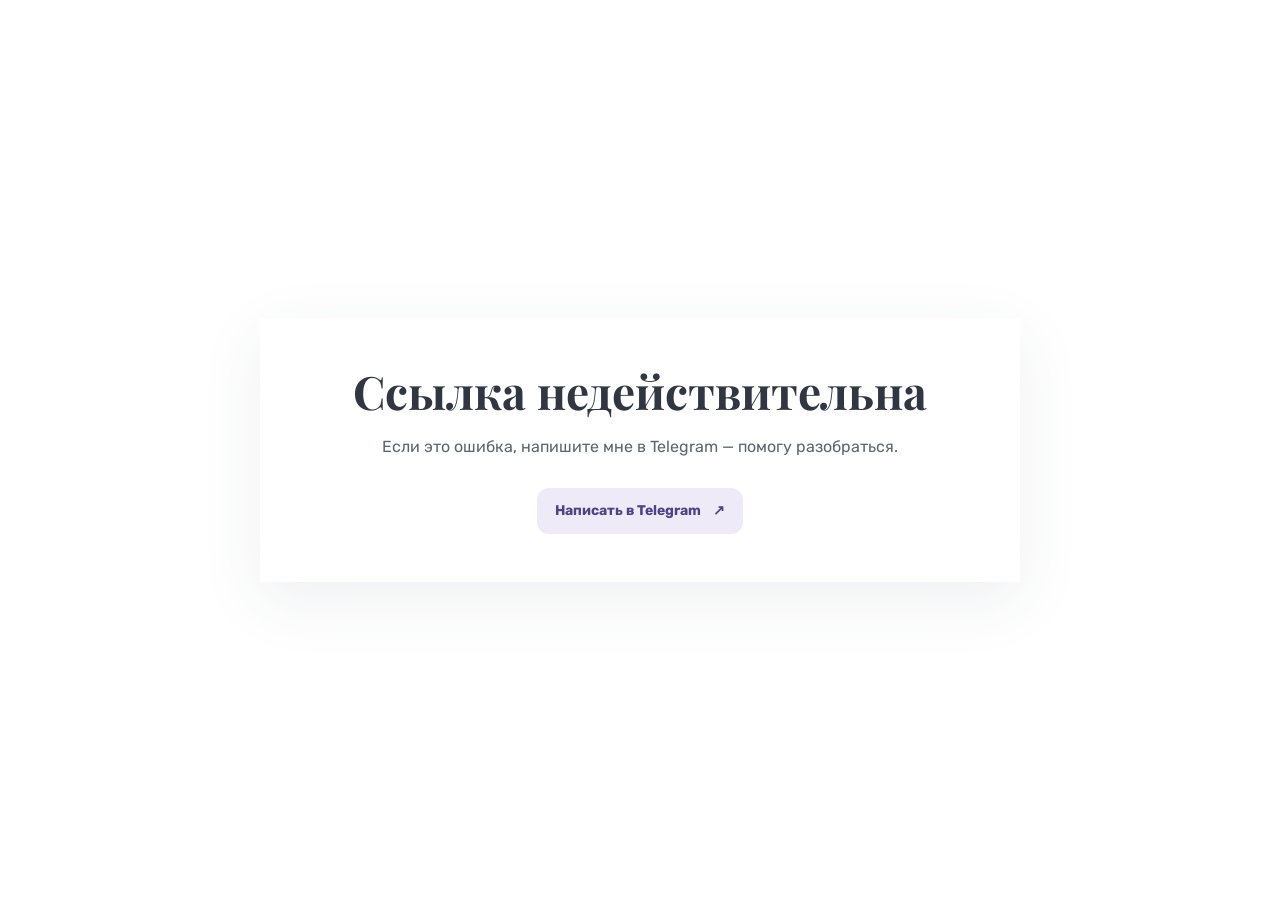
<file: access/money/index.html>
<!doctype html>
<html lang="ru">
<head>
  <meta charset="utf-8">
  <meta name="viewport" content="width=device-width,initial-scale=1">
  <title>Анкета «Путь к деньгам»</title>
  <meta name="description" content="Анкета «Путь к деньгам» для персонального разбора Матрицы судьбы.">
  <style>
    @font-face{font-family:Rubik;src:url('/assets/fonts/Rubik.ttf') format('truetype');font-weight:300 900;font-display:swap}
    @font-face{font-family:Playfair;src:url('/assets/fonts/PlayfairDisplay.ttf') format('truetype');font-weight:400 900;font-display:swap}
    :root{--ink:#303642;--body:#596670;--accent:#596aa4;--accent-hover:#47588e;--line:#dde2e8;--field:#fbfcfd;--error:#a33f3b}
    *{box-sizing:border-box}html{min-height:100%;background:#eff6f6}body{margin:0;min-height:100vh;color:var(--ink);font-family:Rubik,Arial,sans-serif;background:radial-gradient(ellipse 64% 90% at 12% 15%,#d8efef 0,transparent 73%),radial-gradient(ellipse 58% 78% at 94% 88%,#e7e0f5 0,transparent 75%),linear-gradient(118deg,#f4fbfb,#f7f9fc 52%,#f1edf8)}
    button,input,textarea{font:inherit}.page{width:min(100% - 32px,1080px);margin:auto;padding:16px 0 48px}.top{height:72px;display:flex;align-items:center;justify-content:center}.logo{display:flex;align-items:center;gap:9px;color:var(--ink);font-size:24px;font-weight:750;text-decoration:none;letter-spacing:-1px}.logo svg{width:32px;height:32px}.card{width:min(100%,720px);margin:clamp(20px,8vh,90px) auto 0;padding:clamp(28px,5vw,56px);border-radius:32px;background:#fff;box-shadow:0 20px 70px rgb(53 69 85 / .09)}
    .meta{display:flex;justify-content:space-between;gap:20px;margin-bottom:24px;color:var(--body);font-size:12px}.progress{height:3px;background:#edf0f4;border-radius:3px;overflow:hidden;margin-bottom:30px}.progress i{display:block;height:100%;width:var(--progress,0%);background:var(--accent);transition:width .25s ease}.gate .meta,.gate .progress{display:none}.kicker{display:block;margin-bottom:12px;color:var(--accent);font-size:11px;font-weight:700;letter-spacing:.12em}.stage h1{margin:0 0 16px;font:700 clamp(34px,5vw,48px)/1.08 Playfair,Georgia,serif;letter-spacing:-.025em}.lead{max-width:60ch;margin:0 0 30px;color:var(--body);font-size:16px;line-height:1.55}.gate-guidance{max-width:62ch;margin:0;color:var(--body);font-size:16px;line-height:1.55}.gate-guidance strong{color:var(--ink)}.label,fieldset legend{display:block;margin-bottom:8px;font-size:14px;font-weight:700}.field,textarea{width:100%;min-height:58px;border:1px solid var(--line);border-radius:14px;background:var(--field);padding:0 16px;color:var(--ink);outline:0}.field:focus,textarea:focus{border-color:var(--accent);box-shadow:0 0 0 3px rgb(89 106 164 / .12)}textarea{min-height:150px;padding:15px 16px;resize:vertical;line-height:1.5}.error{margin:9px 0 0;color:var(--error);font-size:13px;line-height:1.4}.hint{margin:14px 0 0;color:var(--body);font-size:12px;line-height:1.45}.primary,.secondary{min-height:56px;border:0;border-radius:14px;padding:0 20px;font-weight:700;cursor:pointer}.primary{width:100%;display:flex;align-items:center;justify-content:space-between;margin-top:24px;background:var(--accent);color:#fff;text-decoration:none}.primary:hover{background:var(--accent-hover)}.primary:disabled{opacity:.45;cursor:not-allowed}.secondary{background:#f1f3f7;color:var(--body)}.actions{display:flex;gap:12px;margin-top:24px}.actions .primary{margin:0;justify-content:space-between}.actions .primary,.actions .secondary{height:56px;display:flex;align-items:center}.actions .secondary{justify-content:center}.identity{border:0;padding:0;margin:24px 0 0}.identity-options{display:grid;grid-template-columns:repeat(2,80px);gap:8px}.identity-options label{min-height:50px;display:grid;place-items:center;border:1px solid var(--line);border-radius:12px;cursor:pointer}.identity-options label:has(input:checked){border-color:var(--accent);background:#f0f2fa;color:var(--accent);font-weight:700}.identity-options input{position:absolute;opacity:0}.date-grid{display:grid;grid-template-columns:1fr 1fr 1.5fr;gap:10px}.date-grid label{font-size:13px}.options{display:grid;gap:10px}.option{min-height:58px;display:flex;align-items:center;gap:14px;width:100%;padding:12px 16px;border:1px solid var(--line);border-radius:14px;background:#fff;color:var(--ink);text-align:left;cursor:pointer}.option[data-selected=true]{border-color:var(--accent);background:#f2f4fb}.option b{margin-left:auto;width:18px;height:18px;border:1px solid #bac2cb;border-radius:50%}.option[data-selected=true] b{border:5px solid var(--accent)}.count{display:block;margin-top:7px;color:var(--body);font-size:11px;text-align:right}.summary-stage .lead{margin-bottom:18px}.summary{display:grid}.summary-row{display:grid;grid-template-columns:minmax(0,1fr) auto;gap:20px;align-items:center;padding:16px 0;border-top:1px solid var(--line)}.summary-copy{min-width:0}.summary-copy span{display:block;margin-bottom:5px;color:var(--body);font-size:12px}.summary-copy strong{display:block;font-size:15px;line-height:1.5;overflow-wrap:anywhere}.summary-edit{align-self:center;border:0;padding:8px 0 8px 12px;background:transparent;color:var(--accent);font-size:13px;font-weight:700;cursor:pointer}.summary-edit:hover{text-decoration:underline}.summary-edit:focus-visible{outline:2px solid var(--accent);outline-offset:3px}.success{width:64px;height:64px;display:grid;place-items:center;margin-bottom:22px;border-radius:50%;background:#edf7f1;color:#2f7b55;font-size:28px}.notice{margin-top:24px;padding:18px;border-radius:14px;background:#f5f7fa;color:var(--body);font-size:13px;line-height:1.5}.footer{margin:32px auto 0;text-align:center;color:var(--body);font-size:11px}
    .meta{margin-bottom:28px}.gate .meta{display:none}.text-back{border:0;padding:0;background:transparent;color:var(--body);font-weight:600;cursor:pointer}.status-center{text-align:center}.status-center .lead{margin-inline:auto}.status-center .success{margin-inline:auto}.send-progress{width:min(100%,420px);height:8px;margin:28px auto 18px;overflow:hidden;border-radius:999px;background:#edf0f4}.send-progress i{display:block;width:42%;height:100%;border-radius:inherit;background:var(--accent);animation:send-progress 1.25s ease-in-out infinite}.status-center small{color:var(--body)}.help-box{max-width:520px;margin:30px auto 0;padding:22px 24px;border-radius:16px;background:#f5f7fa;text-align:left}.help-box p{margin:7px 0;color:var(--body);line-height:1.5}.help-box a{color:var(--accent);font-weight:700;text-decoration:none}@keyframes send-progress{0%{transform:translateX(-125%)}100%{transform:translateX(340%)}}
    body.plain-outcome,body.plain-outcome html{background:#fff}.plain-outcome .page{width:min(100% - 32px,1080px);min-height:100svh;display:flex;flex-direction:column;padding-bottom:32px}.plain-outcome .top{flex:none}.outcome-card{width:100%;max-width:760px;min-height:0;margin:auto;padding:40px 20px;background:transparent;border:0;border-radius:0;box-shadow:none}.outcome-content{max-width:620px;margin:auto;text-align:center}.outcome-content h1{margin:0 0 18px;font:700 clamp(32px,4.5vw,48px)/1.13 Playfair,Georgia,serif;letter-spacing:-.025em}.outcome-content>.lead{max-width:56ch;margin:0 auto;color:var(--body);font-size:16px;line-height:1.6}.outcome-content .success{width:72px;height:72px;margin:0 auto 28px;background:#f0edf9;color:#655594;font-size:32px}.outcome-content .help-box{margin:36px auto 0;padding:26px 28px;border:1px solid var(--line);border-radius:20px;background:#fbfafc;text-align:center}.outcome-content .help-box strong{font-size:17px}.outcome-content .help-box p{margin:8px 0 20px;font-size:15px}.contact-link{display:inline-flex;align-items:center;justify-content:center;gap:12px;min-height:46px;padding:0 18px;border-radius:12px;background:#eeeaf7;color:#4f4381;font-size:14px;font-weight:700;text-decoration:none}.contact-link:hover{background:#e4ddf3}.contact-link:focus-visible,.text-back:focus-visible,.primary:focus-visible,.secondary:focus-visible{outline:2px solid var(--accent);outline-offset:3px}.date-grid{grid-template-columns:repeat(3,minmax(0,1fr))}.date-grid label{min-width:0;font-weight:700}.date-grid .field{margin-top:8px}.actions .secondary{flex:0 0 auto}.actions .primary{flex:1;min-width:0}.stage{min-width:0}.stage h1{overflow-wrap:break-word}

    /* Responsive shell: short screens are centred; long forms keep natural height. */
    html,body{width:100%;min-height:100%;overflow-x:clip}
    body{background:#f4f8f8;position:relative}
    body:before{content:"";position:fixed;inset:0;z-index:-1;pointer-events:none;background:radial-gradient(ellipse 72% 66% at 6% 8%,rgb(202 232 230 / .72),transparent 70%),radial-gradient(ellipse 70% 72% at 98% 96%,rgb(227 218 242 / .72),transparent 72%),#f6f9fa}
    body.plain-outcome:before{display:none}
    .page{width:min(100% - 40px,960px);min-height:100svh;margin:0 auto;padding:24px 0;display:flex;flex-direction:column}
    .top{height:64px;flex:0 0 64px}
    .card{width:min(100%,760px);margin:auto;padding:clamp(32px,5vw,52px);box-shadow:0 18px 60px rgb(53 69 85 / .08)}
    body:not([data-stage="gate"]):not([data-stage="loading"]) .top{display:none}
    body:not([data-stage="gate"]):not([data-stage="loading"]):not(.plain-outcome) .card{margin-block:clamp(20px,4vh,48px)}
    .plain-outcome .page{width:min(100% - 40px,960px);padding:24px 0}
    .plain-outcome .top{display:none}
    .outcome-card{margin:auto;padding:32px 20px}
    .outcome-content h1{font-size:clamp(34px,4.2vw,46px)}
    textarea{max-height:320px}

    @media(max-width:760px){
      .page,.plain-outcome .page{width:100%;padding:16px 20px}
      .top{height:58px;flex-basis:58px}
      .card{width:100%;margin:auto;padding:32px 28px;border-radius:28px}
      body:not([data-stage="gate"]):not([data-stage="loading"]):not(.plain-outcome) .card{margin-block:16px}
      .stage h1{font-size:clamp(31px,5.4vw,40px)}
    }
    @media(max-width:620px){
      .page,.plain-outcome .page{padding:12px}
      .top{height:56px;flex-basis:56px}
      .logo{font-size:21px}.logo svg{width:29px;height:29px}
      .card{padding:26px 20px;border-radius:24px;box-shadow:0 12px 36px rgb(53 69 85 / .07)}
      body:not([data-stage="gate"]):not([data-stage="loading"]):not(.plain-outcome) .card{margin-block:8px}
      .meta{margin-bottom:24px;font-size:12px}
      .stage h1{margin-bottom:14px;font-size:clamp(28px,8vw,34px);line-height:1.12}
      .lead,.gate-guidance{margin-bottom:22px;font-size:15px;line-height:1.5}.gate-guidance{margin-bottom:0}
      .primary,.secondary{min-height:52px;padding-inline:16px;font-size:14px}
      .primary{margin-top:20px}
      .field,textarea{font-size:16px}
      textarea{min-height:132px;max-height:240px}
      .date-grid{gap:7px}.date-grid .field{min-height:52px;padding-inline:9px}
      .actions{display:grid;grid-template-columns:1fr;gap:10px}.actions .primary,.actions .secondary{height:52px}
      .summary-row{gap:12px;padding:14px 0}.summary-copy strong{font-size:14px}.summary-edit{padding-left:8px;font-size:12px}
      .outcome-card{margin:auto;padding:24px 8px}
      .outcome-content h1{font-size:clamp(30px,9vw,38px)}
      .outcome-content>.lead{font-size:15px;line-height:1.55}
      .outcome-content .success{width:60px;height:60px;margin-bottom:22px;font-size:27px}
      .outcome-content .help-box{margin-top:26px;padding:20px 16px}
      .contact-link{width:100%;min-height:48px}
    }
    @media(max-width:360px){
      .page,.plain-outcome .page{padding-inline:10px}
      .card{padding-inline:18px}
      .stage h1{font-size:27px}
      .date-grid{gap:5px}.date-grid .field{padding-inline:7px}
    }
    @media(max-width:620px) and (max-height:720px){
      .page{padding-block:8px}.top{height:48px;flex-basis:48px}
      .card{padding-block:22px}.meta{margin-bottom:18px}
      .stage h1{font-size:27px}.lead{margin-bottom:18px}
      textarea{min-height:112px}.primary{margin-top:16px}
    }
    .options{gap:14px}.option{display:grid;grid-template-columns:minmax(26px,auto) minmax(0,1fr) 18px;column-gap:14px;min-height:64px;font-size:16px;line-height:1.4;transition:border-color .18s,background-color .18s,transform .18s}.option:hover{border-color:#bac7d8;background:#f8fafc}.option[aria-checked="true"]{border-color:var(--accent);background:#f3f5f9}.option[aria-checked="true"] b{border:5px solid var(--accent)}.option-number{color:var(--accent);font-size:12px;font-weight:700;white-space:nowrap}.option-text{min-width:0}.address-label{grid-column:1/3;color:var(--ink);font-size:16px;font-weight:600}.option b{grid-column:3;margin-left:0}.option:focus-visible{outline:2px solid var(--accent);outline-offset:3px}.custom-answer{margin-top:26px}.custom-answer .label{line-height:1.45}.custom-answer textarea{display:block;min-height:54px;max-height:none;height:auto;padding:13px 16px;line-height:1.5;resize:none;overflow-y:hidden}.custom-answer .count{margin-top:8px}.stage .primary{margin-top:26px}
    @media(max-width:620px){.options{gap:12px}.option{min-height:60px;padding:12px 14px;column-gap:11px}.custom-answer{margin-top:22px}.custom-answer textarea{min-height:52px}.stage .primary{margin-top:22px}}
    .stage h1,.outcome-content h1{letter-spacing:normal}
    .field,.field::placeholder,textarea,textarea::placeholder,.option,.option-text,.address-label,.summary-value{font-weight:400}
    .summary-stage h1{margin-bottom:24px}.summary-row{padding:20px 0;gap:24px}.summary-row:first-child{border-top:0}.summary-row:last-child{padding-bottom:8px}.summary-copy>span:first-child{margin-bottom:7px;color:var(--body);font-size:16px;font-weight:500;line-height:1.35}.summary-value{display:block!important;margin:0!important;color:var(--ink)!important;font-size:16px!important;font-weight:400;line-height:1.5;overflow-wrap:anywhere}.summary-edit{padding:8px 0 8px 16px;font-size:14px;font-weight:400}.summary-stage .actions{margin-top:16px}.summary-stage .actions .primary{flex:1;width:100%}
    body[data-stage="final"] .top{display:flex!important}
    .success-card{width:100%;max-width:760px;min-width:0;margin:auto;padding:clamp(48px,7vw,72px) clamp(28px,7vw,64px);overflow:hidden;background:#fff;box-shadow:0 20px 70px rgb(53 69 85 / .09)}
    .success-content{width:100%;max-width:650px;min-width:0}.success-content h1{max-width:100%;overflow-wrap:break-word}
    .success-mark{width:72px;height:72px;display:grid;place-items:center;margin:24px auto 46px;border-radius:50%;background:#e2f6e9;box-shadow:0 0 0 12px #eefaf2,0 0 0 24px #f7fcf8;color:#159557;opacity:0;transform:scale(.82);animation:success-mark-in .55s cubic-bezier(.2,.8,.2,1) .08s forwards}
    .success-mark span{width:100%;height:100%;display:grid;place-items:center;border-radius:inherit}.success-mark svg{width:38px;height:38px;fill:none;stroke:currentColor;stroke-width:3.2;stroke-linecap:square;stroke-linejoin:miter}
    .success-content h1,.success-message{opacity:0;transform:translateY(12px);animation:success-copy-in .5s ease forwards}.success-content h1{animation-delay:.32s}.success-message{max-width:64ch;margin:0 auto;color:var(--body);font-size:16px;line-height:1.6;animation-delay:.52s}.success-message a{display:block;width:max-content;max-width:100%;margin:8px auto 0;color:var(--accent);font-weight:600;text-decoration:none}.success-message a:hover{text-decoration:underline}
    @keyframes success-mark-in{to{opacity:1;transform:scale(1)}}@keyframes success-copy-in{to{opacity:1;transform:translateY(0)}}
    @media(max-width:620px){
      .summary-stage h1{margin-bottom:20px}.summary-row{grid-template-columns:minmax(0,1fr);gap:8px;padding:18px 0}.summary-row:last-child{padding-bottom:8px}.summary-copy>span:first-child{font-size:16px}.summary-edit{justify-self:start;padding:2px 0;min-height:28px;font-size:14px}.summary-stage .actions{margin-top:14px}
      .success-card{padding:42px 22px 38px}
      .success-mark{width:64px;height:64px;margin:22px auto 40px;box-shadow:0 0 0 10px #eefaf2,0 0 0 20px #f7fcf8}.success-mark svg{width:34px;height:34px}
      .success-message{font-size:15px;line-height:1.55}.success-message a{margin-top:8px}
    }
    @media(prefers-reduced-motion:reduce){*,*:before,*:after{animation-duration:.01ms!important;transition-duration:.01ms!important}}
  
    /* Polish: outcome screens, tap targets, consistent spacing (2026-11-13) */
    .outcome-content h1{margin-bottom:16px}
    .outcome-content>.lead{margin-bottom:28px}
    .outcome-content .contact-link{margin-top:0}
    .outcome-card{padding:clamp(32px,6vw,48px) clamp(24px,6vw,56px)}
    .gate-guidance strong{display:block;margin-bottom:8px}
    .gate-guidance{margin-bottom:24px}
    .text-back{min-height:44px;padding:0 12px 0 0;display:inline-flex;align-items:center;margin-block:-12px}
    .summary-edit{min-height:44px;padding:0 0 0 8px;display:inline-flex;align-items:center}
    .success-message a{display:inline-block;padding:10px 0}
    @media (max-width:620px){
      .outcome-card{padding:32px 24px}
      .outcome-content>.lead{margin-bottom:24px}
      .summary-edit{min-height:44px;padding:0}
    }
  </style>
</head>
<body>
  <div class="page">
    <header class="top"><span class="logo" aria-label="Матрица"><svg viewBox="0 0 40 40" fill="none" aria-hidden="true"><rect x="8" y="8" width="24" height="24" rx="2" stroke="currentColor" stroke-width="1.8"/><rect x="8" y="8" width="24" height="24" rx="2" stroke="currentColor" stroke-width="1.8" transform="rotate(45 20 20)"/><circle cx="20" cy="20" r="3" fill="currentColor"/></svg>матрица</span></header>
    <main class="card gate" id="form-root" aria-live="polite"></main>
  </div>
  <script>window.MATRIX_BASE='';window.MATRIX_PRODUCT_ID='money';window.MATRIX_PRODUCT_TITLE='Путь к деньгам';</script>
  <script src="/access/app.js" defer></script>
</body>
</html>
</file>
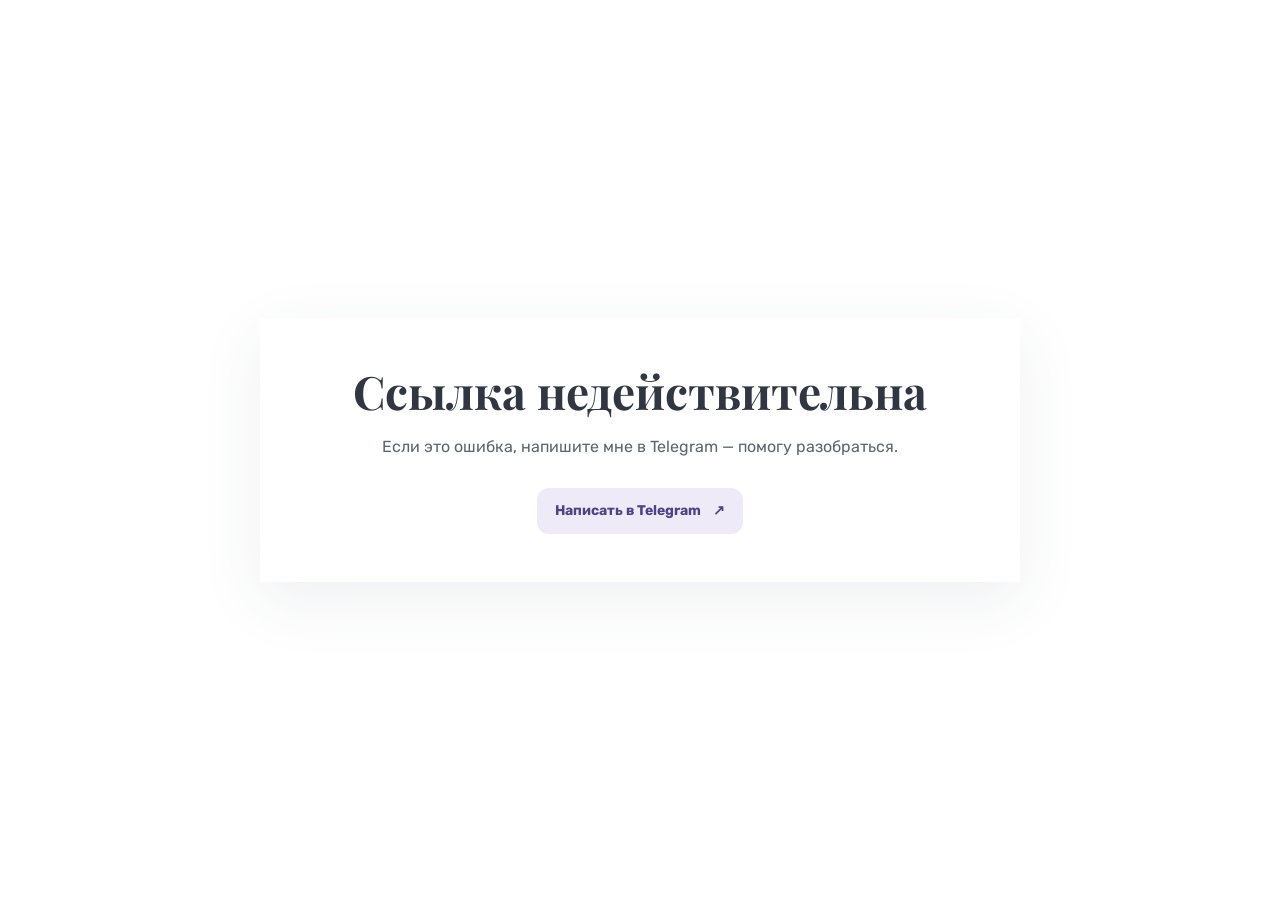
<file: access/prime/index.html>
<!doctype html>
<html lang="ru">
<head>
  <meta charset="utf-8">
  <meta name="viewport" content="width=device-width,initial-scale=1">
  <title>Анкета «Твой прайм»</title>
  <meta name="description" content="Анкета «Твой прайм» для персонального разбора Матрицы судьбы.">
  <style>
    @font-face{font-family:Rubik;src:url('/assets/fonts/Rubik.ttf') format('truetype');font-weight:300 900;font-display:swap}
    @font-face{font-family:Playfair;src:url('/assets/fonts/PlayfairDisplay.ttf') format('truetype');font-weight:400 900;font-display:swap}
    :root{--ink:#303642;--body:#596670;--accent:#596aa4;--accent-hover:#47588e;--line:#dde2e8;--field:#fbfcfd;--error:#a33f3b}
    *{box-sizing:border-box}html{min-height:100%;background:#eff6f6}body{margin:0;min-height:100vh;color:var(--ink);font-family:Rubik,Arial,sans-serif;background:radial-gradient(ellipse 64% 90% at 12% 15%,#d8efef 0,transparent 73%),radial-gradient(ellipse 58% 78% at 94% 88%,#e7e0f5 0,transparent 75%),linear-gradient(118deg,#f4fbfb,#f7f9fc 52%,#f1edf8)}
    button,input,textarea{font:inherit}.page{width:min(100% - 32px,1080px);margin:auto;padding:16px 0 48px}.top{height:72px;display:flex;align-items:center;justify-content:center}.logo{display:flex;align-items:center;gap:9px;color:var(--ink);font-size:24px;font-weight:750;text-decoration:none;letter-spacing:-1px}.logo svg{width:32px;height:32px}.card{width:min(100%,720px);margin:clamp(20px,8vh,90px) auto 0;padding:clamp(28px,5vw,56px);border-radius:32px;background:#fff;box-shadow:0 20px 70px rgb(53 69 85 / .09)}
    .meta{display:flex;justify-content:space-between;gap:20px;margin-bottom:24px;color:var(--body);font-size:12px}.progress{height:3px;background:#edf0f4;border-radius:3px;overflow:hidden;margin-bottom:30px}.progress i{display:block;height:100%;width:var(--progress,0%);background:var(--accent);transition:width .25s ease}.gate .meta,.gate .progress{display:none}.kicker{display:block;margin-bottom:12px;color:var(--accent);font-size:11px;font-weight:700;letter-spacing:.12em}.stage h1{margin:0 0 16px;font:700 clamp(34px,5vw,48px)/1.08 Playfair,Georgia,serif;letter-spacing:-.025em}.lead{max-width:60ch;margin:0 0 30px;color:var(--body);font-size:16px;line-height:1.55}.gate-guidance{max-width:62ch;margin:0;color:var(--body);font-size:16px;line-height:1.55}.gate-guidance strong{color:var(--ink)}.label,fieldset legend{display:block;margin-bottom:8px;font-size:14px;font-weight:700}.field,textarea{width:100%;min-height:58px;border:1px solid var(--line);border-radius:14px;background:var(--field);padding:0 16px;color:var(--ink);outline:0}.field:focus,textarea:focus{border-color:var(--accent);box-shadow:0 0 0 3px rgb(89 106 164 / .12)}textarea{min-height:150px;padding:15px 16px;resize:vertical;line-height:1.5}.error{margin:9px 0 0;color:var(--error);font-size:13px;line-height:1.4}.hint{margin:14px 0 0;color:var(--body);font-size:12px;line-height:1.45}.primary,.secondary{min-height:56px;border:0;border-radius:14px;padding:0 20px;font-weight:700;cursor:pointer}.primary{width:100%;display:flex;align-items:center;justify-content:space-between;margin-top:24px;background:var(--accent);color:#fff;text-decoration:none}.primary:hover{background:var(--accent-hover)}.primary:disabled{opacity:.45;cursor:not-allowed}.secondary{background:#f1f3f7;color:var(--body)}.actions{display:flex;gap:12px;margin-top:24px}.actions .primary{margin:0;justify-content:space-between}.actions .primary,.actions .secondary{height:56px;display:flex;align-items:center}.actions .secondary{justify-content:center}.identity{border:0;padding:0;margin:24px 0 0}.identity-options{display:grid;grid-template-columns:repeat(2,80px);gap:8px}.identity-options label{min-height:50px;display:grid;place-items:center;border:1px solid var(--line);border-radius:12px;cursor:pointer}.identity-options label:has(input:checked){border-color:var(--accent);background:#f0f2fa;color:var(--accent);font-weight:700}.identity-options input{position:absolute;opacity:0}.date-grid{display:grid;grid-template-columns:1fr 1fr 1.5fr;gap:10px}.date-grid label{font-size:13px}.options{display:grid;gap:10px}.option{min-height:58px;display:flex;align-items:center;gap:14px;width:100%;padding:12px 16px;border:1px solid var(--line);border-radius:14px;background:#fff;color:var(--ink);text-align:left;cursor:pointer}.option[data-selected=true]{border-color:var(--accent);background:#f2f4fb}.option b{margin-left:auto;width:18px;height:18px;border:1px solid #bac2cb;border-radius:50%}.option[data-selected=true] b{border:5px solid var(--accent)}.count{display:block;margin-top:7px;color:var(--body);font-size:11px;text-align:right}.summary-stage .lead{margin-bottom:18px}.summary{display:grid}.summary-row{display:grid;grid-template-columns:minmax(0,1fr) auto;gap:20px;align-items:center;padding:16px 0;border-top:1px solid var(--line)}.summary-copy{min-width:0}.summary-copy span{display:block;margin-bottom:5px;color:var(--body);font-size:12px}.summary-copy strong{display:block;font-size:15px;line-height:1.5;overflow-wrap:anywhere}.summary-edit{align-self:center;border:0;padding:8px 0 8px 12px;background:transparent;color:var(--accent);font-size:13px;font-weight:700;cursor:pointer}.summary-edit:hover{text-decoration:underline}.summary-edit:focus-visible{outline:2px solid var(--accent);outline-offset:3px}.success{width:64px;height:64px;display:grid;place-items:center;margin-bottom:22px;border-radius:50%;background:#edf7f1;color:#2f7b55;font-size:28px}.notice{margin-top:24px;padding:18px;border-radius:14px;background:#f5f7fa;color:var(--body);font-size:13px;line-height:1.5}.footer{margin:32px auto 0;text-align:center;color:var(--body);font-size:11px}
    .meta{margin-bottom:28px}.gate .meta{display:none}.text-back{border:0;padding:0;background:transparent;color:var(--body);font-weight:600;cursor:pointer}.status-center{text-align:center}.status-center .lead{margin-inline:auto}.status-center .success{margin-inline:auto}.send-progress{width:min(100%,420px);height:8px;margin:28px auto 18px;overflow:hidden;border-radius:999px;background:#edf0f4}.send-progress i{display:block;width:42%;height:100%;border-radius:inherit;background:var(--accent);animation:send-progress 1.25s ease-in-out infinite}.status-center small{color:var(--body)}.help-box{max-width:520px;margin:30px auto 0;padding:22px 24px;border-radius:16px;background:#f5f7fa;text-align:left}.help-box p{margin:7px 0;color:var(--body);line-height:1.5}.help-box a{color:var(--accent);font-weight:700;text-decoration:none}@keyframes send-progress{0%{transform:translateX(-125%)}100%{transform:translateX(340%)}}
    body.plain-outcome,body.plain-outcome html{background:#fff}.plain-outcome .page{width:min(100% - 32px,1080px);min-height:100svh;display:flex;flex-direction:column;padding-bottom:32px}.plain-outcome .top{flex:none}.outcome-card{width:100%;max-width:760px;min-height:0;margin:auto;padding:40px 20px;background:transparent;border:0;border-radius:0;box-shadow:none}.outcome-content{max-width:620px;margin:auto;text-align:center}.outcome-content h1{margin:0 0 18px;font:700 clamp(32px,4.5vw,48px)/1.13 Playfair,Georgia,serif;letter-spacing:-.025em}.outcome-content>.lead{max-width:56ch;margin:0 auto;color:var(--body);font-size:16px;line-height:1.6}.outcome-content .success{width:72px;height:72px;margin:0 auto 28px;background:#f0edf9;color:#655594;font-size:32px}.outcome-content .help-box{margin:36px auto 0;padding:26px 28px;border:1px solid var(--line);border-radius:20px;background:#fbfafc;text-align:center}.outcome-content .help-box strong{font-size:17px}.outcome-content .help-box p{margin:8px 0 20px;font-size:15px}.contact-link{display:inline-flex;align-items:center;justify-content:center;gap:12px;min-height:46px;padding:0 18px;border-radius:12px;background:#eeeaf7;color:#4f4381;font-size:14px;font-weight:700;text-decoration:none}.contact-link:hover{background:#e4ddf3}.contact-link:focus-visible,.text-back:focus-visible,.primary:focus-visible,.secondary:focus-visible{outline:2px solid var(--accent);outline-offset:3px}.date-grid{grid-template-columns:repeat(3,minmax(0,1fr))}.date-grid label{min-width:0;font-weight:700}.date-grid .field{margin-top:8px}.actions .secondary{flex:0 0 auto}.actions .primary{flex:1;min-width:0}.stage{min-width:0}.stage h1{overflow-wrap:break-word}

    /* Responsive shell: short screens are centred; long forms keep natural height. */
    html,body{width:100%;min-height:100%;overflow-x:clip}
    body{background:#f4f8f8;position:relative}
    body:before{content:"";position:fixed;inset:0;z-index:-1;pointer-events:none;background:radial-gradient(ellipse 72% 66% at 6% 8%,rgb(202 232 230 / .72),transparent 70%),radial-gradient(ellipse 70% 72% at 98% 96%,rgb(227 218 242 / .72),transparent 72%),#f6f9fa}
    body.plain-outcome:before{display:none}
    .page{width:min(100% - 40px,960px);min-height:100svh;margin:0 auto;padding:24px 0;display:flex;flex-direction:column}
    .top{height:64px;flex:0 0 64px}
    .card{width:min(100%,760px);margin:auto;padding:clamp(32px,5vw,52px);box-shadow:0 18px 60px rgb(53 69 85 / .08)}
    body:not([data-stage="gate"]):not([data-stage="loading"]) .top{display:none}
    body:not([data-stage="gate"]):not([data-stage="loading"]):not(.plain-outcome) .card{margin-block:clamp(20px,4vh,48px)}
    .plain-outcome .page{width:min(100% - 40px,960px);padding:24px 0}
    .plain-outcome .top{display:none}
    .outcome-card{margin:auto;padding:32px 20px}
    .outcome-content h1{font-size:clamp(34px,4.2vw,46px)}
    textarea{max-height:320px}

    @media(max-width:760px){
      .page,.plain-outcome .page{width:100%;padding:16px 20px}
      .top{height:58px;flex-basis:58px}
      .card{width:100%;margin:auto;padding:32px 28px;border-radius:28px}
      body:not([data-stage="gate"]):not([data-stage="loading"]):not(.plain-outcome) .card{margin-block:16px}
      .stage h1{font-size:clamp(31px,5.4vw,40px)}
    }
    @media(max-width:620px){
      .page,.plain-outcome .page{padding:12px}
      .top{height:56px;flex-basis:56px}
      .logo{font-size:21px}.logo svg{width:29px;height:29px}
      .card{padding:26px 20px;border-radius:24px;box-shadow:0 12px 36px rgb(53 69 85 / .07)}
      body:not([data-stage="gate"]):not([data-stage="loading"]):not(.plain-outcome) .card{margin-block:8px}
      .meta{margin-bottom:24px;font-size:12px}
      .stage h1{margin-bottom:14px;font-size:clamp(28px,8vw,34px);line-height:1.12}
      .lead,.gate-guidance{margin-bottom:22px;font-size:15px;line-height:1.5}.gate-guidance{margin-bottom:0}
      .primary,.secondary{min-height:52px;padding-inline:16px;font-size:14px}
      .primary{margin-top:20px}
      .field,textarea{font-size:16px}
      textarea{min-height:132px;max-height:240px}
      .date-grid{gap:7px}.date-grid .field{min-height:52px;padding-inline:9px}
      .actions{display:grid;grid-template-columns:1fr;gap:10px}.actions .primary,.actions .secondary{height:52px}
      .summary-row{gap:12px;padding:14px 0}.summary-copy strong{font-size:14px}.summary-edit{padding-left:8px;font-size:12px}
      .outcome-card{margin:auto;padding:24px 8px}
      .outcome-content h1{font-size:clamp(30px,9vw,38px)}
      .outcome-content>.lead{font-size:15px;line-height:1.55}
      .outcome-content .success{width:60px;height:60px;margin-bottom:22px;font-size:27px}
      .outcome-content .help-box{margin-top:26px;padding:20px 16px}
      .contact-link{width:100%;min-height:48px}
    }
    @media(max-width:360px){
      .page,.plain-outcome .page{padding-inline:10px}
      .card{padding-inline:18px}
      .stage h1{font-size:27px}
      .date-grid{gap:5px}.date-grid .field{padding-inline:7px}
    }
    @media(max-width:620px) and (max-height:720px){
      .page{padding-block:8px}.top{height:48px;flex-basis:48px}
      .card{padding-block:22px}.meta{margin-bottom:18px}
      .stage h1{font-size:27px}.lead{margin-bottom:18px}
      textarea{min-height:112px}.primary{margin-top:16px}
    }
    .options{gap:14px}.option{display:grid;grid-template-columns:minmax(26px,auto) minmax(0,1fr) 18px;column-gap:14px;min-height:64px;font-size:16px;line-height:1.4;transition:border-color .18s,background-color .18s,transform .18s}.option:hover{border-color:#bac7d8;background:#f8fafc}.option[aria-checked="true"]{border-color:var(--accent);background:#f3f5f9}.option[aria-checked="true"] b{border:5px solid var(--accent)}.option-number{color:var(--accent);font-size:12px;font-weight:700;white-space:nowrap}.option-text{min-width:0}.address-label{grid-column:1/3;color:var(--ink);font-size:16px;font-weight:600}.option b{grid-column:3;margin-left:0}.option:focus-visible{outline:2px solid var(--accent);outline-offset:3px}.custom-answer{margin-top:26px}.custom-answer .label{line-height:1.45}.custom-answer textarea{display:block;min-height:54px;max-height:none;height:auto;padding:13px 16px;line-height:1.5;resize:none;overflow-y:hidden}.custom-answer .count{margin-top:8px}.stage .primary{margin-top:26px}
    @media(max-width:620px){.options{gap:12px}.option{min-height:60px;padding:12px 14px;column-gap:11px}.custom-answer{margin-top:22px}.custom-answer textarea{min-height:52px}.stage .primary{margin-top:22px}}
    .stage h1,.outcome-content h1{letter-spacing:normal}
    .field,.field::placeholder,textarea,textarea::placeholder,.option,.option-text,.address-label,.summary-value{font-weight:400}
    .summary-stage h1{margin-bottom:24px}.summary-row{padding:20px 0;gap:24px}.summary-row:first-child{border-top:0}.summary-row:last-child{padding-bottom:8px}.summary-copy>span:first-child{margin-bottom:7px;color:var(--body);font-size:16px;font-weight:500;line-height:1.35}.summary-value{display:block!important;margin:0!important;color:var(--ink)!important;font-size:16px!important;font-weight:400;line-height:1.5;overflow-wrap:anywhere}.summary-edit{padding:8px 0 8px 16px;font-size:14px;font-weight:400}.summary-stage .actions{margin-top:16px}.summary-stage .actions .primary{flex:1;width:100%}
    body[data-stage="final"] .top{display:flex!important}
    .success-card{width:100%;max-width:760px;min-width:0;margin:auto;padding:clamp(48px,7vw,72px) clamp(28px,7vw,64px);overflow:hidden;background:#fff;box-shadow:0 20px 70px rgb(53 69 85 / .09)}
    .success-content{width:100%;max-width:650px;min-width:0}.success-content h1{max-width:100%;overflow-wrap:break-word}
    .success-mark{width:72px;height:72px;display:grid;place-items:center;margin:24px auto 46px;border-radius:50%;background:#e2f6e9;box-shadow:0 0 0 12px #eefaf2,0 0 0 24px #f7fcf8;color:#159557;opacity:0;transform:scale(.82);animation:success-mark-in .55s cubic-bezier(.2,.8,.2,1) .08s forwards}
    .success-mark span{width:100%;height:100%;display:grid;place-items:center;border-radius:inherit}.success-mark svg{width:38px;height:38px;fill:none;stroke:currentColor;stroke-width:3.2;stroke-linecap:square;stroke-linejoin:miter}
    .success-content h1,.success-message{opacity:0;transform:translateY(12px);animation:success-copy-in .5s ease forwards}.success-content h1{animation-delay:.32s}.success-message{max-width:64ch;margin:0 auto;color:var(--body);font-size:16px;line-height:1.6;animation-delay:.52s}.success-message a{display:block;width:max-content;max-width:100%;margin:8px auto 0;color:var(--accent);font-weight:600;text-decoration:none}.success-message a:hover{text-decoration:underline}
    @keyframes success-mark-in{to{opacity:1;transform:scale(1)}}@keyframes success-copy-in{to{opacity:1;transform:translateY(0)}}
    @media(max-width:620px){
      .summary-stage h1{margin-bottom:20px}.summary-row{grid-template-columns:minmax(0,1fr);gap:8px;padding:18px 0}.summary-row:last-child{padding-bottom:8px}.summary-copy>span:first-child{font-size:16px}.summary-edit{justify-self:start;padding:2px 0;min-height:28px;font-size:14px}.summary-stage .actions{margin-top:14px}
      .success-card{padding:42px 22px 38px}
      .success-mark{width:64px;height:64px;margin:22px auto 40px;box-shadow:0 0 0 10px #eefaf2,0 0 0 20px #f7fcf8}.success-mark svg{width:34px;height:34px}
      .success-message{font-size:15px;line-height:1.55}.success-message a{margin-top:8px}
    }
    @media(prefers-reduced-motion:reduce){*,*:before,*:after{animation-duration:.01ms!important;transition-duration:.01ms!important}}
  
    /* Polish: outcome screens, tap targets, consistent spacing (2026-11-13) */
    .outcome-content h1{margin-bottom:16px}
    .outcome-content>.lead{margin-bottom:28px}
    .outcome-content .contact-link{margin-top:0}
    .outcome-card{padding:clamp(32px,6vw,48px) clamp(24px,6vw,56px)}
    .gate-guidance strong{display:block;margin-bottom:8px}
    .gate-guidance{margin-bottom:24px}
    .text-back{min-height:44px;padding:0 12px 0 0;display:inline-flex;align-items:center;margin-block:-12px}
    .summary-edit{min-height:44px;padding:0 0 0 8px;display:inline-flex;align-items:center}
    .success-message a{display:inline-block;padding:10px 0}
    @media (max-width:620px){
      .outcome-card{padding:32px 24px}
      .outcome-content>.lead{margin-bottom:24px}
      .summary-edit{min-height:44px;padding:0}
    }
  </style>
</head>
<body>
  <div class="page">
    <header class="top"><span class="logo" aria-label="Матрица"><svg viewBox="0 0 40 40" fill="none" aria-hidden="true"><rect x="8" y="8" width="24" height="24" rx="2" stroke="currentColor" stroke-width="1.8"/><rect x="8" y="8" width="24" height="24" rx="2" stroke="currentColor" stroke-width="1.8" transform="rotate(45 20 20)"/><circle cx="20" cy="20" r="3" fill="currentColor"/></svg>матрица</span></header>
    <main class="card gate" id="form-root" aria-live="polite"></main>
  </div>
  <script>window.MATRIX_BASE='';window.MATRIX_PRODUCT_ID='prime';window.MATRIX_PRODUCT_TITLE='Твой прайм';</script>
  <script src="/access/app.js" defer></script>
</body>
</html>
</file>
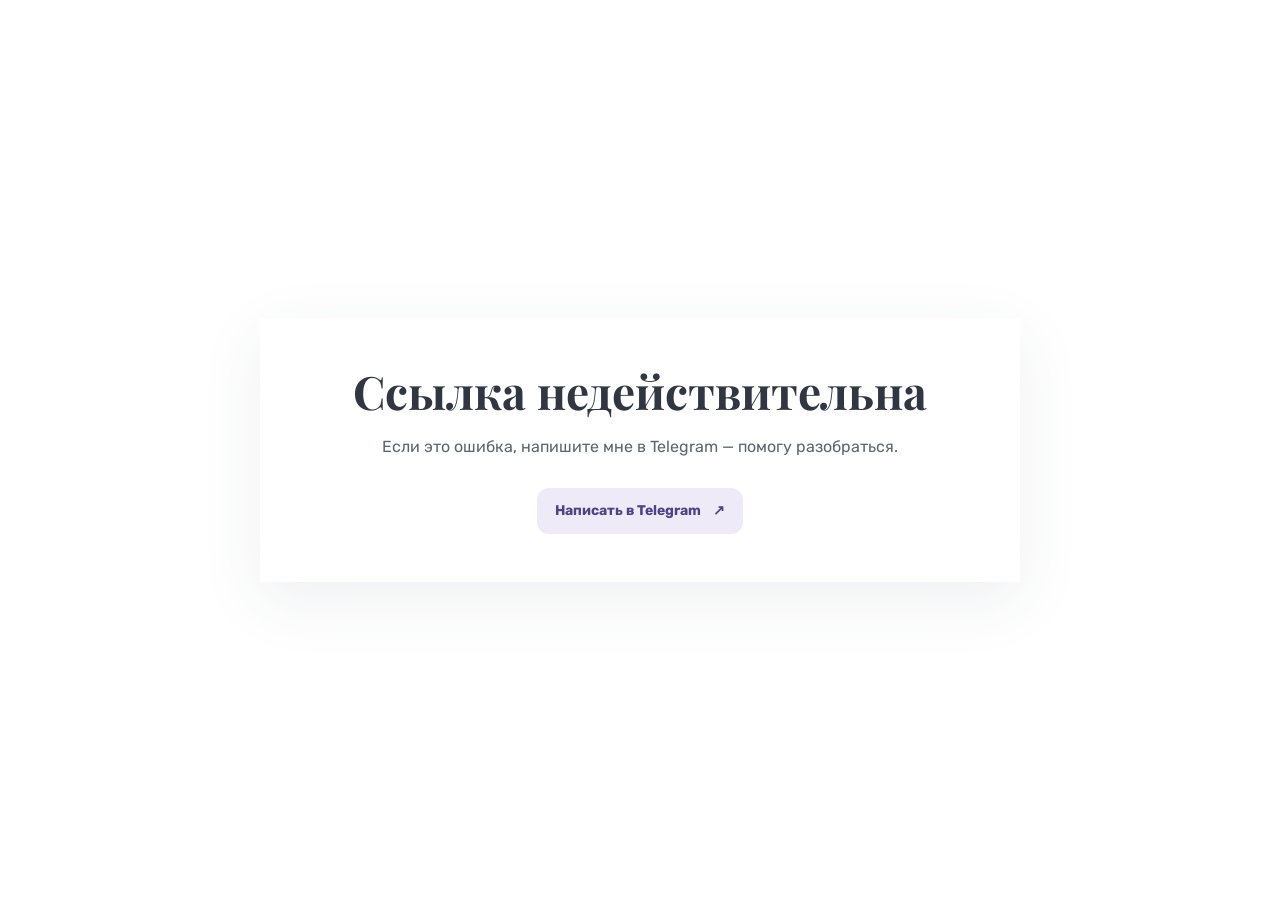
<file: access/year/index.html>
<!doctype html>
<html lang="ru">
<head>
  <meta charset="utf-8">
  <meta name="viewport" content="width=device-width,initial-scale=1">
  <title>Анкета «Прогноз на год»</title>
  <meta name="description" content="Анкета «Прогноз на год» для персонального разбора Матрицы судьбы.">
  <style>
    @font-face{font-family:Rubik;src:url('/assets/fonts/Rubik.ttf') format('truetype');font-weight:300 900;font-display:swap}
    @font-face{font-family:Playfair;src:url('/assets/fonts/PlayfairDisplay.ttf') format('truetype');font-weight:400 900;font-display:swap}
    :root{--ink:#303642;--body:#596670;--accent:#596aa4;--accent-hover:#47588e;--line:#dde2e8;--field:#fbfcfd;--error:#a33f3b}
    *{box-sizing:border-box}html{min-height:100%;background:#eff6f6}body{margin:0;min-height:100vh;color:var(--ink);font-family:Rubik,Arial,sans-serif;background:radial-gradient(ellipse 64% 90% at 12% 15%,#d8efef 0,transparent 73%),radial-gradient(ellipse 58% 78% at 94% 88%,#e7e0f5 0,transparent 75%),linear-gradient(118deg,#f4fbfb,#f7f9fc 52%,#f1edf8)}
    button,input,textarea{font:inherit}.page{width:min(100% - 32px,1080px);margin:auto;padding:16px 0 48px}.top{height:72px;display:flex;align-items:center;justify-content:center}.logo{display:flex;align-items:center;gap:9px;color:var(--ink);font-size:24px;font-weight:750;text-decoration:none;letter-spacing:-1px}.logo svg{width:32px;height:32px}.card{width:min(100%,720px);margin:clamp(20px,8vh,90px) auto 0;padding:clamp(28px,5vw,56px);border-radius:32px;background:#fff;box-shadow:0 20px 70px rgb(53 69 85 / .09)}
    .meta{display:flex;justify-content:space-between;gap:20px;margin-bottom:24px;color:var(--body);font-size:12px}.progress{height:3px;background:#edf0f4;border-radius:3px;overflow:hidden;margin-bottom:30px}.progress i{display:block;height:100%;width:var(--progress,0%);background:var(--accent);transition:width .25s ease}.gate .meta,.gate .progress{display:none}.kicker{display:block;margin-bottom:12px;color:var(--accent);font-size:11px;font-weight:700;letter-spacing:.12em}.stage h1{margin:0 0 16px;font:700 clamp(34px,5vw,48px)/1.08 Playfair,Georgia,serif;letter-spacing:-.025em}.lead{max-width:60ch;margin:0 0 30px;color:var(--body);font-size:16px;line-height:1.55}.gate-guidance{max-width:62ch;margin:0;color:var(--body);font-size:16px;line-height:1.55}.gate-guidance strong{color:var(--ink)}.label,fieldset legend{display:block;margin-bottom:8px;font-size:14px;font-weight:700}.field,textarea{width:100%;min-height:58px;border:1px solid var(--line);border-radius:14px;background:var(--field);padding:0 16px;color:var(--ink);outline:0}.field:focus,textarea:focus{border-color:var(--accent);box-shadow:0 0 0 3px rgb(89 106 164 / .12)}textarea{min-height:150px;padding:15px 16px;resize:vertical;line-height:1.5}.error{margin:9px 0 0;color:var(--error);font-size:13px;line-height:1.4}.hint{margin:14px 0 0;color:var(--body);font-size:12px;line-height:1.45}.primary,.secondary{min-height:56px;border:0;border-radius:14px;padding:0 20px;font-weight:700;cursor:pointer}.primary{width:100%;display:flex;align-items:center;justify-content:space-between;margin-top:24px;background:var(--accent);color:#fff;text-decoration:none}.primary:hover{background:var(--accent-hover)}.primary:disabled{opacity:.45;cursor:not-allowed}.secondary{background:#f1f3f7;color:var(--body)}.actions{display:flex;gap:12px;margin-top:24px}.actions .primary{margin:0;justify-content:space-between}.actions .primary,.actions .secondary{height:56px;display:flex;align-items:center}.actions .secondary{justify-content:center}.identity{border:0;padding:0;margin:24px 0 0}.identity-options{display:grid;grid-template-columns:repeat(2,80px);gap:8px}.identity-options label{min-height:50px;display:grid;place-items:center;border:1px solid var(--line);border-radius:12px;cursor:pointer}.identity-options label:has(input:checked){border-color:var(--accent);background:#f0f2fa;color:var(--accent);font-weight:700}.identity-options input{position:absolute;opacity:0}.date-grid{display:grid;grid-template-columns:1fr 1fr 1.5fr;gap:10px}.date-grid label{font-size:13px}.options{display:grid;gap:10px}.option{min-height:58px;display:flex;align-items:center;gap:14px;width:100%;padding:12px 16px;border:1px solid var(--line);border-radius:14px;background:#fff;color:var(--ink);text-align:left;cursor:pointer}.option[data-selected=true]{border-color:var(--accent);background:#f2f4fb}.option b{margin-left:auto;width:18px;height:18px;border:1px solid #bac2cb;border-radius:50%}.option[data-selected=true] b{border:5px solid var(--accent)}.count{display:block;margin-top:7px;color:var(--body);font-size:11px;text-align:right}.summary-stage .lead{margin-bottom:18px}.summary{display:grid}.summary-row{display:grid;grid-template-columns:minmax(0,1fr) auto;gap:20px;align-items:center;padding:16px 0;border-top:1px solid var(--line)}.summary-copy{min-width:0}.summary-copy span{display:block;margin-bottom:5px;color:var(--body);font-size:12px}.summary-copy strong{display:block;font-size:15px;line-height:1.5;overflow-wrap:anywhere}.summary-edit{align-self:center;border:0;padding:8px 0 8px 12px;background:transparent;color:var(--accent);font-size:13px;font-weight:700;cursor:pointer}.summary-edit:hover{text-decoration:underline}.summary-edit:focus-visible{outline:2px solid var(--accent);outline-offset:3px}.success{width:64px;height:64px;display:grid;place-items:center;margin-bottom:22px;border-radius:50%;background:#edf7f1;color:#2f7b55;font-size:28px}.notice{margin-top:24px;padding:18px;border-radius:14px;background:#f5f7fa;color:var(--body);font-size:13px;line-height:1.5}.footer{margin:32px auto 0;text-align:center;color:var(--body);font-size:11px}
    .meta{margin-bottom:28px}.gate .meta{display:none}.text-back{border:0;padding:0;background:transparent;color:var(--body);font-weight:600;cursor:pointer}.status-center{text-align:center}.status-center .lead{margin-inline:auto}.status-center .success{margin-inline:auto}.send-progress{width:min(100%,420px);height:8px;margin:28px auto 18px;overflow:hidden;border-radius:999px;background:#edf0f4}.send-progress i{display:block;width:42%;height:100%;border-radius:inherit;background:var(--accent);animation:send-progress 1.25s ease-in-out infinite}.status-center small{color:var(--body)}.help-box{max-width:520px;margin:30px auto 0;padding:22px 24px;border-radius:16px;background:#f5f7fa;text-align:left}.help-box p{margin:7px 0;color:var(--body);line-height:1.5}.help-box a{color:var(--accent);font-weight:700;text-decoration:none}@keyframes send-progress{0%{transform:translateX(-125%)}100%{transform:translateX(340%)}}
    body.plain-outcome,body.plain-outcome html{background:#fff}.plain-outcome .page{width:min(100% - 32px,1080px);min-height:100svh;display:flex;flex-direction:column;padding-bottom:32px}.plain-outcome .top{flex:none}.outcome-card{width:100%;max-width:760px;min-height:0;margin:auto;padding:40px 20px;background:transparent;border:0;border-radius:0;box-shadow:none}.outcome-content{max-width:620px;margin:auto;text-align:center}.outcome-content h1{margin:0 0 18px;font:700 clamp(32px,4.5vw,48px)/1.13 Playfair,Georgia,serif;letter-spacing:-.025em}.outcome-content>.lead{max-width:56ch;margin:0 auto;color:var(--body);font-size:16px;line-height:1.6}.outcome-content .success{width:72px;height:72px;margin:0 auto 28px;background:#f0edf9;color:#655594;font-size:32px}.outcome-content .help-box{margin:36px auto 0;padding:26px 28px;border:1px solid var(--line);border-radius:20px;background:#fbfafc;text-align:center}.outcome-content .help-box strong{font-size:17px}.outcome-content .help-box p{margin:8px 0 20px;font-size:15px}.contact-link{display:inline-flex;align-items:center;justify-content:center;gap:12px;min-height:46px;padding:0 18px;border-radius:12px;background:#eeeaf7;color:#4f4381;font-size:14px;font-weight:700;text-decoration:none}.contact-link:hover{background:#e4ddf3}.contact-link:focus-visible,.text-back:focus-visible,.primary:focus-visible,.secondary:focus-visible{outline:2px solid var(--accent);outline-offset:3px}.date-grid{grid-template-columns:repeat(3,minmax(0,1fr))}.date-grid label{min-width:0;font-weight:700}.date-grid .field{margin-top:8px}.actions .secondary{flex:0 0 auto}.actions .primary{flex:1;min-width:0}.stage{min-width:0}.stage h1{overflow-wrap:break-word}

    /* Responsive shell: short screens are centred; long forms keep natural height. */
    html,body{width:100%;min-height:100%;overflow-x:clip}
    body{background:#f4f8f8;position:relative}
    body:before{content:"";position:fixed;inset:0;z-index:-1;pointer-events:none;background:radial-gradient(ellipse 72% 66% at 6% 8%,rgb(202 232 230 / .72),transparent 70%),radial-gradient(ellipse 70% 72% at 98% 96%,rgb(227 218 242 / .72),transparent 72%),#f6f9fa}
    body.plain-outcome:before{display:none}
    .page{width:min(100% - 40px,960px);min-height:100svh;margin:0 auto;padding:24px 0;display:flex;flex-direction:column}
    .top{height:64px;flex:0 0 64px}
    .card{width:min(100%,760px);margin:auto;padding:clamp(32px,5vw,52px);box-shadow:0 18px 60px rgb(53 69 85 / .08)}
    body:not([data-stage="gate"]):not([data-stage="loading"]) .top{display:none}
    body:not([data-stage="gate"]):not([data-stage="loading"]):not(.plain-outcome) .card{margin-block:clamp(20px,4vh,48px)}
    .plain-outcome .page{width:min(100% - 40px,960px);padding:24px 0}
    .plain-outcome .top{display:none}
    .outcome-card{margin:auto;padding:32px 20px}
    .outcome-content h1{font-size:clamp(34px,4.2vw,46px)}
    textarea{max-height:320px}

    @media(max-width:760px){
      .page,.plain-outcome .page{width:100%;padding:16px 20px}
      .top{height:58px;flex-basis:58px}
      .card{width:100%;margin:auto;padding:32px 28px;border-radius:28px}
      body:not([data-stage="gate"]):not([data-stage="loading"]):not(.plain-outcome) .card{margin-block:16px}
      .stage h1{font-size:clamp(31px,5.4vw,40px)}
    }
    @media(max-width:620px){
      .page,.plain-outcome .page{padding:12px}
      .top{height:56px;flex-basis:56px}
      .logo{font-size:21px}.logo svg{width:29px;height:29px}
      .card{padding:26px 20px;border-radius:24px;box-shadow:0 12px 36px rgb(53 69 85 / .07)}
      body:not([data-stage="gate"]):not([data-stage="loading"]):not(.plain-outcome) .card{margin-block:8px}
      .meta{margin-bottom:24px;font-size:12px}
      .stage h1{margin-bottom:14px;font-size:clamp(28px,8vw,34px);line-height:1.12}
      .lead,.gate-guidance{margin-bottom:22px;font-size:15px;line-height:1.5}.gate-guidance{margin-bottom:0}
      .primary,.secondary{min-height:52px;padding-inline:16px;font-size:14px}
      .primary{margin-top:20px}
      .field,textarea{font-size:16px}
      textarea{min-height:132px;max-height:240px}
      .date-grid{gap:7px}.date-grid .field{min-height:52px;padding-inline:9px}
      .actions{display:grid;grid-template-columns:1fr;gap:10px}.actions .primary,.actions .secondary{height:52px}
      .summary-row{gap:12px;padding:14px 0}.summary-copy strong{font-size:14px}.summary-edit{padding-left:8px;font-size:12px}
      .outcome-card{margin:auto;padding:24px 8px}
      .outcome-content h1{font-size:clamp(30px,9vw,38px)}
      .outcome-content>.lead{font-size:15px;line-height:1.55}
      .outcome-content .success{width:60px;height:60px;margin-bottom:22px;font-size:27px}
      .outcome-content .help-box{margin-top:26px;padding:20px 16px}
      .contact-link{width:100%;min-height:48px}
    }
    @media(max-width:360px){
      .page,.plain-outcome .page{padding-inline:10px}
      .card{padding-inline:18px}
      .stage h1{font-size:27px}
      .date-grid{gap:5px}.date-grid .field{padding-inline:7px}
    }
    @media(max-width:620px) and (max-height:720px){
      .page{padding-block:8px}.top{height:48px;flex-basis:48px}
      .card{padding-block:22px}.meta{margin-bottom:18px}
      .stage h1{font-size:27px}.lead{margin-bottom:18px}
      textarea{min-height:112px}.primary{margin-top:16px}
    }
    .options{gap:14px}.option{display:grid;grid-template-columns:minmax(26px,auto) minmax(0,1fr) 18px;column-gap:14px;min-height:64px;font-size:16px;line-height:1.4;transition:border-color .18s,background-color .18s,transform .18s}.option:hover{border-color:#bac7d8;background:#f8fafc}.option[aria-checked="true"]{border-color:var(--accent);background:#f3f5f9}.option[aria-checked="true"] b{border:5px solid var(--accent)}.option-number{color:var(--accent);font-size:12px;font-weight:700;white-space:nowrap}.option-text{min-width:0}.address-label{grid-column:1/3;color:var(--ink);font-size:16px;font-weight:600}.option b{grid-column:3;margin-left:0}.option:focus-visible{outline:2px solid var(--accent);outline-offset:3px}.custom-answer{margin-top:26px}.custom-answer .label{line-height:1.45}.custom-answer textarea{display:block;min-height:54px;max-height:none;height:auto;padding:13px 16px;line-height:1.5;resize:none;overflow-y:hidden}.custom-answer .count{margin-top:8px}.stage .primary{margin-top:26px}
    @media(max-width:620px){.options{gap:12px}.option{min-height:60px;padding:12px 14px;column-gap:11px}.custom-answer{margin-top:22px}.custom-answer textarea{min-height:52px}.stage .primary{margin-top:22px}}
    .stage h1,.outcome-content h1{letter-spacing:normal}
    .field,.field::placeholder,textarea,textarea::placeholder,.option,.option-text,.address-label,.summary-value{font-weight:400}
    .summary-stage h1{margin-bottom:24px}.summary-row{padding:20px 0;gap:24px}.summary-row:first-child{border-top:0}.summary-row:last-child{padding-bottom:8px}.summary-copy>span:first-child{margin-bottom:7px;color:var(--body);font-size:16px;font-weight:500;line-height:1.35}.summary-value{display:block!important;margin:0!important;color:var(--ink)!important;font-size:16px!important;font-weight:400;line-height:1.5;overflow-wrap:anywhere}.summary-edit{padding:8px 0 8px 16px;font-size:14px;font-weight:400}.summary-stage .actions{margin-top:16px}.summary-stage .actions .primary{flex:1;width:100%}
    body[data-stage="final"] .top{display:flex!important}
    .success-card{width:100%;max-width:760px;min-width:0;margin:auto;padding:clamp(48px,7vw,72px) clamp(28px,7vw,64px);overflow:hidden;background:#fff;box-shadow:0 20px 70px rgb(53 69 85 / .09)}
    .success-content{width:100%;max-width:650px;min-width:0}.success-content h1{max-width:100%;overflow-wrap:break-word}
    .success-mark{width:72px;height:72px;display:grid;place-items:center;margin:24px auto 46px;border-radius:50%;background:#e2f6e9;box-shadow:0 0 0 12px #eefaf2,0 0 0 24px #f7fcf8;color:#159557;opacity:0;transform:scale(.82);animation:success-mark-in .55s cubic-bezier(.2,.8,.2,1) .08s forwards}
    .success-mark span{width:100%;height:100%;display:grid;place-items:center;border-radius:inherit}.success-mark svg{width:38px;height:38px;fill:none;stroke:currentColor;stroke-width:3.2;stroke-linecap:square;stroke-linejoin:miter}
    .success-content h1,.success-message{opacity:0;transform:translateY(12px);animation:success-copy-in .5s ease forwards}.success-content h1{animation-delay:.32s}.success-message{max-width:64ch;margin:0 auto;color:var(--body);font-size:16px;line-height:1.6;animation-delay:.52s}.success-message a{display:block;width:max-content;max-width:100%;margin:8px auto 0;color:var(--accent);font-weight:600;text-decoration:none}.success-message a:hover{text-decoration:underline}
    @keyframes success-mark-in{to{opacity:1;transform:scale(1)}}@keyframes success-copy-in{to{opacity:1;transform:translateY(0)}}
    @media(max-width:620px){
      .summary-stage h1{margin-bottom:20px}.summary-row{grid-template-columns:minmax(0,1fr);gap:8px;padding:18px 0}.summary-row:last-child{padding-bottom:8px}.summary-copy>span:first-child{font-size:16px}.summary-edit{justify-self:start;padding:2px 0;min-height:28px;font-size:14px}.summary-stage .actions{margin-top:14px}
      .success-card{padding:42px 22px 38px}
      .success-mark{width:64px;height:64px;margin:22px auto 40px;box-shadow:0 0 0 10px #eefaf2,0 0 0 20px #f7fcf8}.success-mark svg{width:34px;height:34px}
      .success-message{font-size:15px;line-height:1.55}.success-message a{margin-top:8px}
    }
    @media(prefers-reduced-motion:reduce){*,*:before,*:after{animation-duration:.01ms!important;transition-duration:.01ms!important}}
  
    /* Polish: outcome screens, tap targets, consistent spacing (2026-11-13) */
    .outcome-content h1{margin-bottom:16px}
    .outcome-content>.lead{margin-bottom:28px}
    .outcome-content .contact-link{margin-top:0}
    .outcome-card{padding:clamp(32px,6vw,48px) clamp(24px,6vw,56px)}
    .gate-guidance strong{display:block;margin-bottom:8px}
    .gate-guidance{margin-bottom:24px}
    .text-back{min-height:44px;padding:0 12px 0 0;display:inline-flex;align-items:center;margin-block:-12px}
    .summary-edit{min-height:44px;padding:0 0 0 8px;display:inline-flex;align-items:center}
    .success-message a{display:inline-block;padding:10px 0}
    @media (max-width:620px){
      .outcome-card{padding:32px 24px}
      .outcome-content>.lead{margin-bottom:24px}
      .summary-edit{min-height:44px;padding:0}
    }
  </style>
</head>
<body>
  <div class="page">
    <header class="top"><span class="logo" aria-label="Матрица"><svg viewBox="0 0 40 40" fill="none" aria-hidden="true"><rect x="8" y="8" width="24" height="24" rx="2" stroke="currentColor" stroke-width="1.8"/><rect x="8" y="8" width="24" height="24" rx="2" stroke="currentColor" stroke-width="1.8" transform="rotate(45 20 20)"/><circle cx="20" cy="20" r="3" fill="currentColor"/></svg>матрица</span></header>
    <main class="card gate" id="form-root" aria-live="polite"></main>
  </div>
  <script>window.MATRIX_BASE='';window.MATRIX_PRODUCT_ID='year';window.MATRIX_PRODUCT_TITLE='Прогноз на год';</script>
  <script src="/access/app.js" defer></script>
</body>
</html>
</file>
<file: legal.css>
@font-face{font-family:Rubik;src:url('/assets/fonts/Rubik.ttf') format('truetype');font-weight:300 900;font-display:swap}
@font-face{font-family:Playfair;src:url('/assets/fonts/PlayfairDisplay.ttf') format('truetype');font-weight:400 900;font-display:swap}
:root{--ink:#26373a;--muted:#5f7073;--accent:#315f66;--paper:#fffdf8;--bg:#edf3f1;--line:#d8e2df}
*{box-sizing:border-box}html{scroll-behavior:smooth}body{margin:0;color:var(--ink);background:linear-gradient(145deg,#f5f0e8,#edf5f3 56%,#e4eef0);font:16px/1.65 Rubik,Arial,sans-serif}
a{color:var(--accent);text-underline-offset:3px}.shell{width:min(100% - 32px,920px);margin:auto;padding:24px 0 64px}.top{display:flex;justify-content:space-between;align-items:center;gap:20px;padding:14px 0 30px}.brand{display:flex;align-items:center;gap:9px;color:var(--ink);font-size:22px;font-weight:750;text-decoration:none}.brand svg{width:31px;height:31px}.back{font-size:14px;font-weight:650;text-decoration:none}.paper{background:var(--paper);border:1px solid #fff;border-radius:30px;padding:clamp(28px,6vw,72px);box-shadow:0 24px 80px rgb(45 71 68 / .09)}.eyebrow{margin:0 0 14px;color:var(--accent);font-size:11px;font-weight:750;letter-spacing:.12em;text-transform:uppercase}.paper h1{max-width:760px;margin:0 0 14px;font:650 clamp(37px,6vw,66px)/1.05 Playfair,Georgia,serif;letter-spacing:-.025em}.updated{margin:0 0 48px;color:var(--muted);font-size:13px}.paper h2{margin:46px 0 14px;padding-top:4px;font:650 clamp(25px,3vw,34px)/1.15 Playfair,Georgia,serif}.paper h3{margin:28px 0 10px;font-size:17px}.paper p,.paper li{color:#3f5053}.paper ul,.paper ol{padding-left:23px}.paper li+li{margin-top:8px}.note{margin:28px 0;padding:18px 20px;border-left:4px solid var(--accent);border-radius:8px;background:#edf5f2}.requisites{display:grid;grid-template-columns:minmax(160px,220px) minmax(0,1fr);gap:8px 22px;margin:22px 0;padding:22px;border-radius:18px;background:#edf3f1}.requisites dt{color:var(--muted);font-size:13px}.requisites dd{margin:0;overflow-wrap:anywhere}.legal-nav{display:flex;flex-wrap:wrap;gap:12px 20px;margin-top:34px;padding-top:24px;border-top:1px solid var(--line);font-size:13px}.copyright{margin:24px 0 0;color:var(--muted);font-size:12px}@media(max-width:620px){.shell{width:min(100% - 20px,920px);padding-top:12px}.top{padding:8px 4px 18px}.brand{font-size:19px}.paper{border-radius:22px;padding:28px 21px}.updated{margin-bottom:34px}.paper h2{margin-top:38px}.requisites{grid-template-columns:1fr;gap:3px;padding:18px}.requisites dd+dt{margin-top:10px}}
</file>
